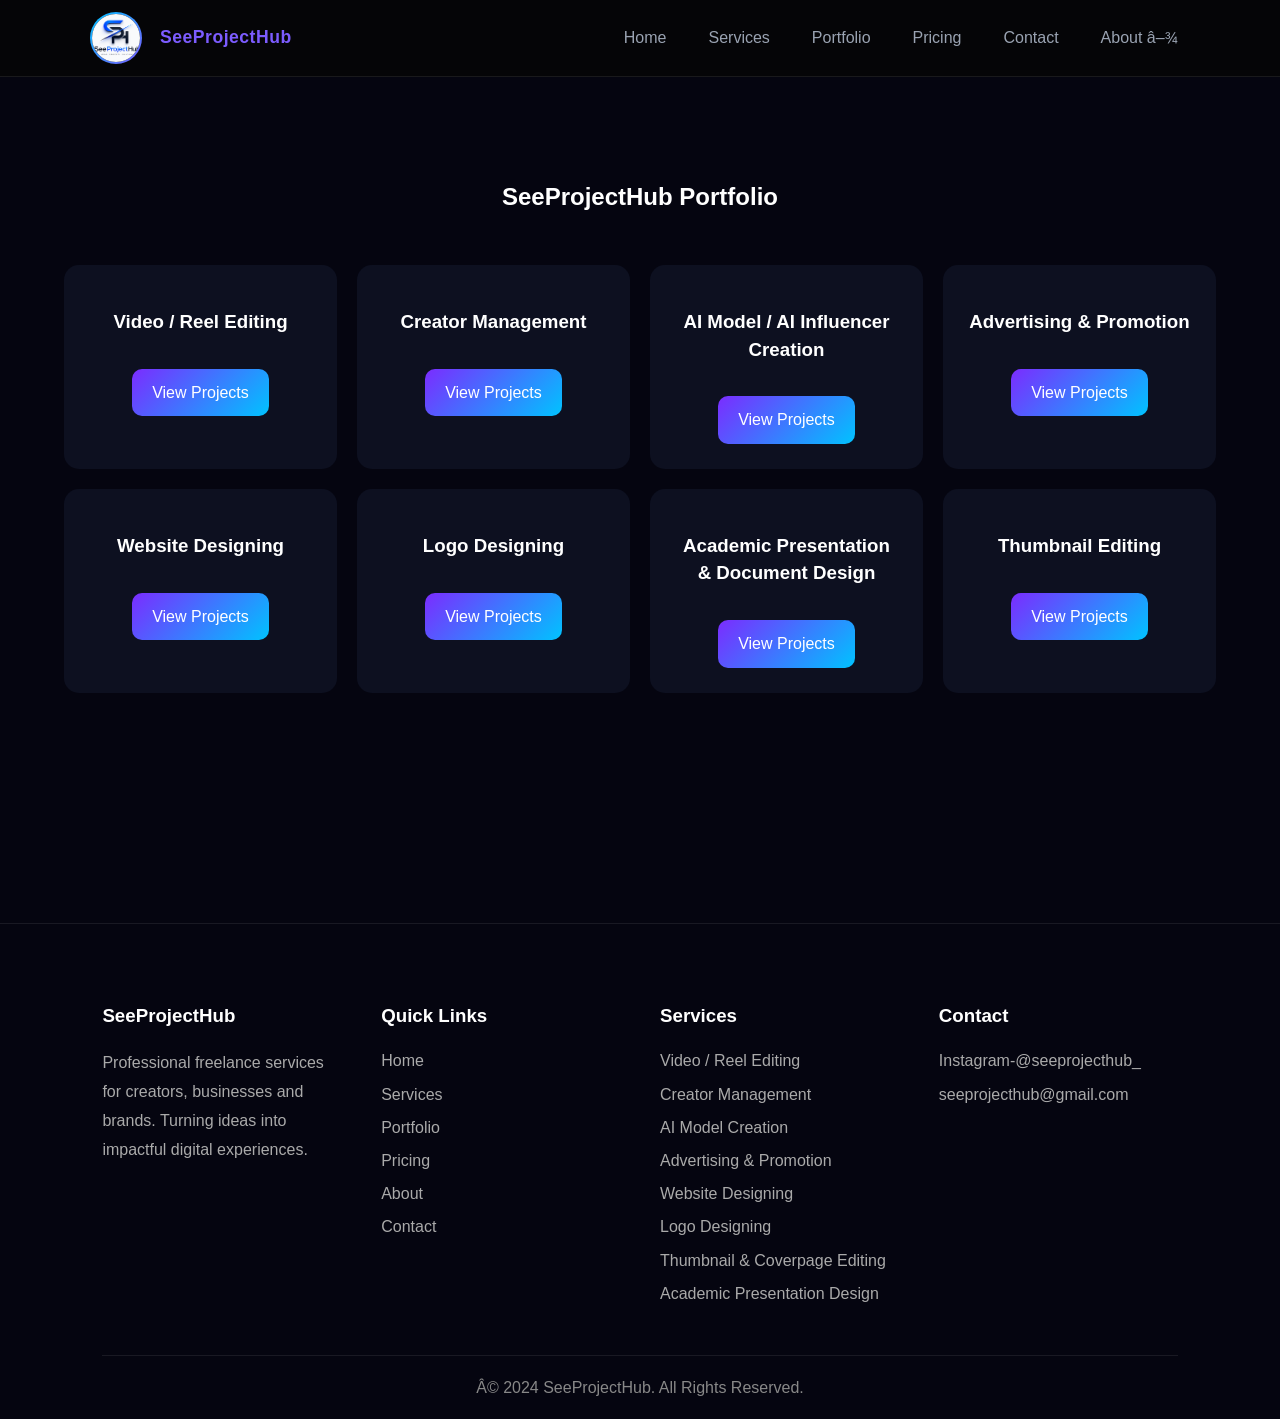
<file: portfolio/portfolio.html>
<!DOCTYPE html>
<html lang="en">
<head>

<!-- Main site wrapper -->
<header class="nav" id="top">
    <div class="container nav-inner">
    <a class="logo" href="../index.html">
        <img src="../animation/logo.png" alt="SeeProjectHub Logo" class="logo-img">
        <span class="logo-text">SeeProjectHub</span>
    </a>

    <!-- Desktop Menu -->
    <nav class="nav-links">
        <a href="../index.html#home">Home</a>
        <a href="../index.html#services">Services</a>
        <a href="portfolio.html">Portfolio</a>
        <a href="../pricing/pricing.html">Pricing</a>
        <a href="../index.html#contact">Contact</a>

        <div class="dropdown">
            <a href="#">About ▾</a>

            <div class="dropdown-content">
                <a href="../index.html#team">About Us</a>
                <a href="../privacy-policy/privacy.html">Privacy Policy</a>
            </div>
        </div>
    </nav>

    <!-- Mobile Button -->
    <button class="nav-toggle" aria-label="Open menu">☰</button>

    <!-- Mobile Menu -->
    <div class="mobile-dropdown">
        <a href="../index.html#home">Home</a>
        <a href="../index.html#services">Services</a>
        <a href="portfolio.html">Portfolio</a>
        <a href="../pricing/pricing.html">Pricing</a>
        <a href="../index.html#contact">Contact</a>
        <a href="../index.html#team">About Us</a>
        <a href="../privacy-policy/privacy.html">Privacy Policy</a>
    </div>

</div>


</header>

<!DOCTYPE html>
<html lang="en">

<head>
    <meta charset="UTF-8">
    <meta name="viewport" content="width=device-width, initial-scale=1.0">
    <title>SeeProjectHub Portfolio</title>

    <link rel="stylesheet" href="portfolio.css">
</head>

<body>

    <section class="portfolio-section">

        <h1>SeeProjectHub Portfolio</h1>
        <div class="services-grid">
            <div class="service-card">
                <h3>Video / Reel Editing</h3>

                <a href="../portfolio/Video Editing/Video.html" class="btn">
                    View Projects
                </a>
            </div>
            
            <div class="service-card">
                <h3>Creator Management</h3>

                <a href="../portfolio/ctm/ctm.html" class="btn">
                    View Projects
                </a>
            </div>
            <div class="service-card">
                <h3>AI Model / AI Influencer Creation</h3>
                <a href="../portfolio/AI Model Creation/Model.html" class="btn">
                    View Projects
                </a>
            </div>

            <div class="service-card">
                <h3>Advertising & Promotion</h3>

                <a href="../portfolio/Advertising/Advertising.html" class="btn">
                    View Projects
                </a>
            </div>
            
            <div class="service-card">
                <h3>Website Designing</h3>

                <a href="../portfolio/Website Design/Website.html" class="btn">
                    View Projects
                </a>
            </div>

            <div class="service-card">
                <h3>Logo Designing</h3>

                <a href="../portfolio/logo/logo-design.html" class="btn">
                    View Projects
                </a>
            </div>

            <div class="service-card">
                <h3>Academic Presentation & Document Design</h3>
                <a href="../portfolio/Academic Presentation & Document Design/Document.html" class="btn">
                    View Projects
                </a>
            </div>

            <div class="service-card">
                <h3>Thumbnail Editing</h3>
                <a href="../portfolio/Thumbnail  Editing/thumbnail.html" class="btn">
                    View Projects
                </a>
            </div>

        </div>

        <div id="projectContainer"></div>

    </section>
    <!-- FOOTER -->
    <footer class="footer">
		<div class="footer-container">
			<div class="footer-column">
				<h3>SeeProjectHub</h3>
                <p>
					Professional freelance services for creators,
					businesses and brands.
					Turning ideas into impactful digital experiences.
				</p>
            </div>
            <div class="footer-column">
                <h3>Quick Links</h3>
                <a href="../index.html#home">Home</a>
				<a href="../index.html#servicess">Services</a>
				<a href="portfolio.html">Portfolio</a>
				<a href="../pricing/pricing.html">Pricing</a>
				<a href="../index.html#team">About</a>
				<a href="../index.html#contact">Contact</a>
			</div>
		<div class="footer-column">
            <h3>Services</h3>
                <a href="../portfolio/Video Editing/Video.html">
		    		Video / Reel Editing
				</a>
				<a href="../portfolio/ctm/ctm.html">
					Creator Management
				</a>
				<a href="../portfolio/AI Model Creation/Model.html">
					AI Model Creation
				</a>
				<a href="../portfolio/Advertising/Advertising.html">
					Advertising & Promotion
				</a>
				<a href="../portfolio/Website Design/Website.html">
					Website Designing
				</a>
				<a href="../portfolio/logo/logo-design.html">
					Logo Designing
				</a>
				<a href="../portfolio/Thumbnail  Editing/thumbnail.html">
					Thumbnail & Coverpage Editing
				</a>
				<a href="../portfolio/Academic Presentation & Document Design/Document.html">
					Academic Presentation Design
				</a>
			</div>
            <div class="footer-column">
                <h3>Contact</h3>
                <a href="https://instagram.com/seeprojecthub_">
					Instagram-@seeprojecthub_
				</a>
				<a href="mailto:seeprojecthub@gmail.com">
		    		seeprojecthub@gmail.com
				</a>
			</div>
        </div>
        <div class="footer-bottom">
			© 2024 SeeProjectHub. All Rights Reserved.
		</div>
    </footer>

    <script src="portfolio.js"></script>
    
</body>
</html>
</file>
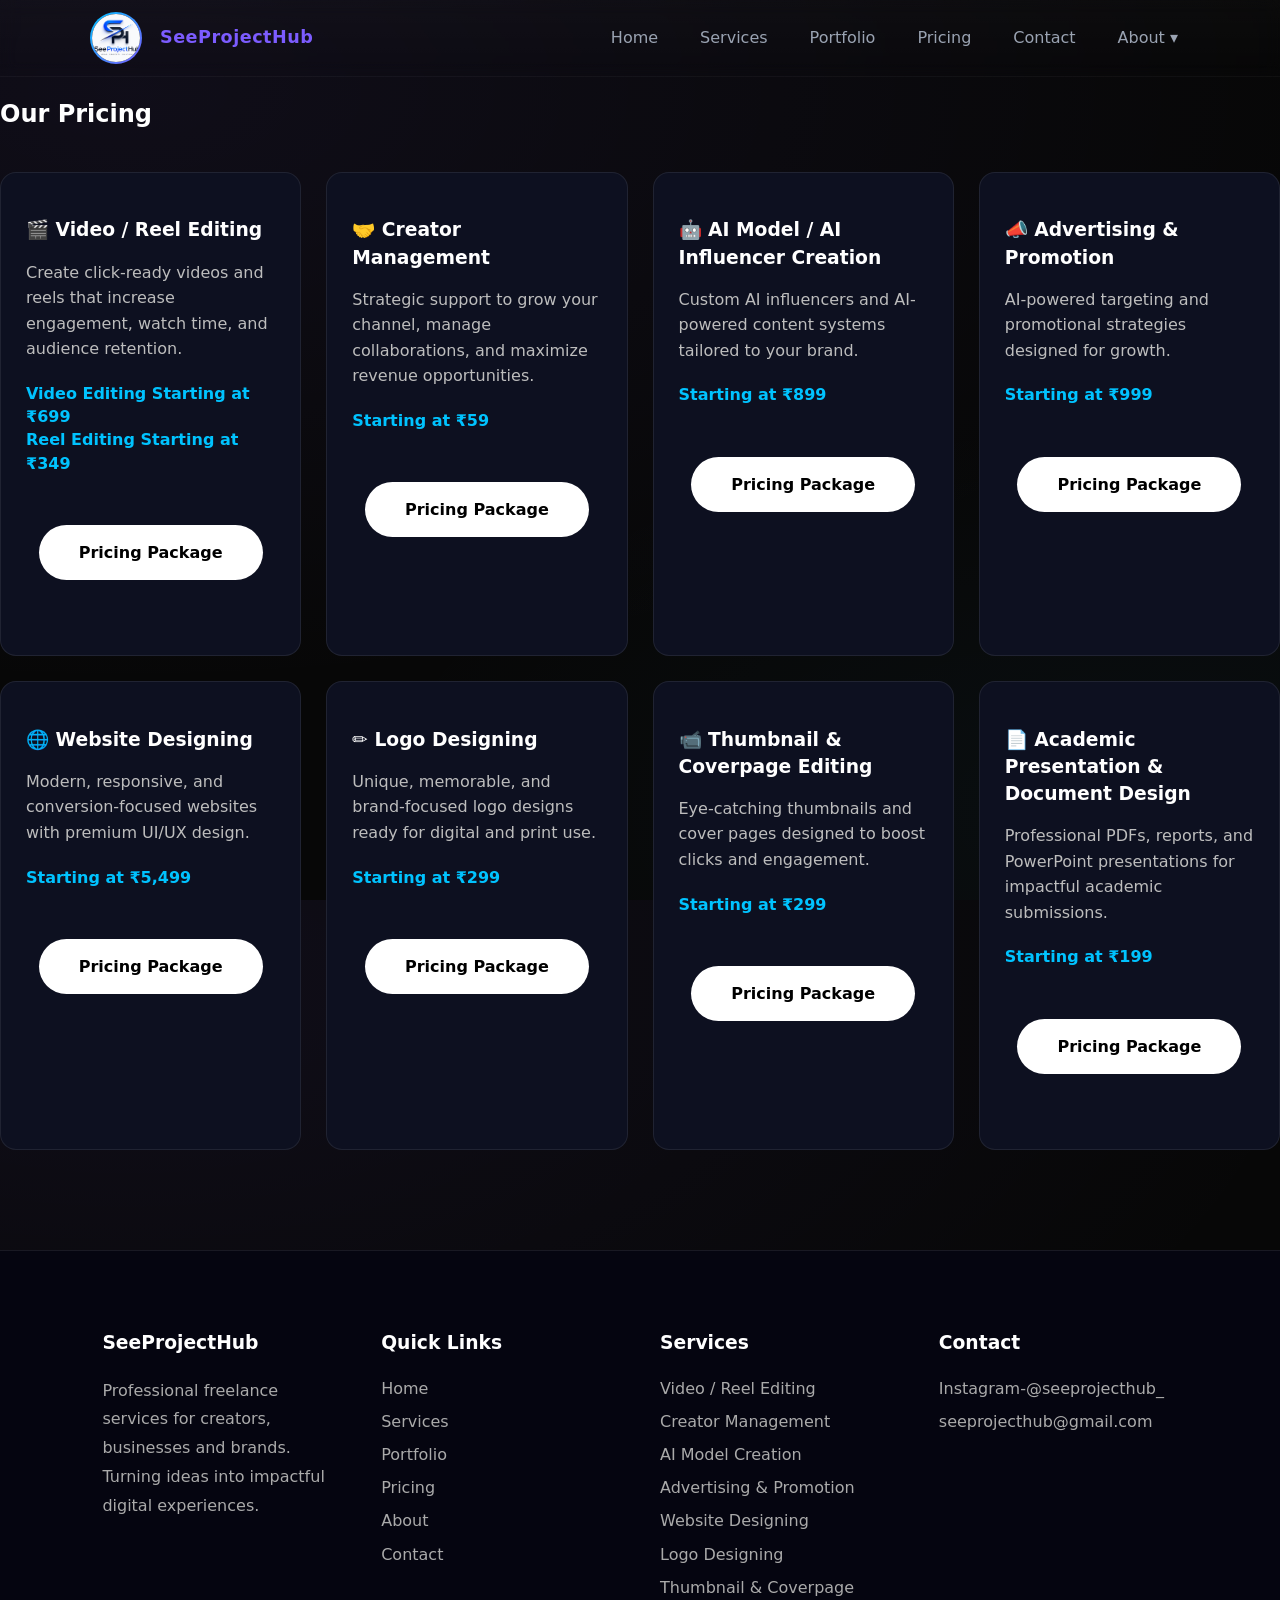
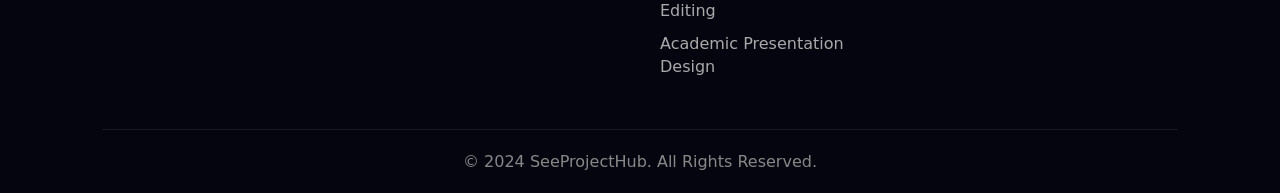
<file: pricing/pricing.html>
<!DOCTYPE html>
<html lang="en">

<head>
    <meta charset="UTF-8">
    <meta name="viewport" content="width=device-width, initial-scale=1.0">
    <title>Pricing - SeeProjectHub</title>

    <link rel="stylesheet" href="pricing.css">
</head>

<body>

        <header class="nav" id="top">

            <div class="container nav-inner">

                <a class="logo" href="../index.html">
                    <img src="../animation/logo.png" alt="SeeProjectHub Logo" class="logo-img">
                    <span class="logo-text">SeeProjectHub</span>
                </a>

                <nav class="nav-links">
                    <a href="../index.html#home">Home</a>
                    <a href="../index.html#services">Services</a>
                    <a href="../portfolio/portfolio.html">Portfolio</a>
                    <a href="pricing.html">Pricing</a>
                    <a href="../index.html#contact">Contact</a>

                    <div class="dropdown">
                        <a href="#">About ▾</a>

                        <div class="dropdown-content">
                            <a href="../index.html#team">About Us</a>
                            <a href="../privacy-policy/privacy.html">Privacy Policy</a>
                        </div>
                    </div>
                </nav>

                <button class="nav-toggle">☰</button>

                <div class="mobile-dropdown">
                    <a href="../index.html#home">Home</a>
                    <a href="../index.html#services">Services</a>
                    <a href="../portfolio/portfolio.html">Portfolio</a>
                    <a href="pricing.html">Pricing</a>
                    <a href="../index.html#contact">Contact</a>
                    <a href="../index.html#team">About Us</a>
                    <a href="../privacy-policy/privacy.html">Privacy Policy</a>
                </div>

            </div>

        </header>

<body>

    <section class="pricing-section">

        <h1>Our Pricing</h1>

        <div class="pricing-grid">

           <div class="pricing-card">
                <h3>🎬 Video / Reel Editing</h3>
                <p>Create click-ready videos and reels that increase engagement, watch time, and audience retention.</p>
                <h4>Video Editing Starting at ₹699 <br>Reel Editing Starting at ₹349</h4>
                <div class="portfolio-btn-wrapper">
                    <a href="../portfolio/Video Editing/Video.html#price" class="portfolio-btn">
                        Pricing Package
                    </a>
			    </div>
            </div>

            <div class="pricing-card">
                <h3>🤝 Creator Management</h3>
                <p>Strategic support to grow your channel, manage collaborations, and maximize revenue opportunities.</p>
                <h4>Starting at ₹59 </h4>
                <div class="portfolio-btn-wrapper">
                    <a href="/portfolio/ctm/ctm.htmlgit add pricing/pricing.html" class="portfolio-btn">
                        Pricing Package
                    </a>
			    </div>
            </div>

            <div class="pricing-card">
                <h3>🤖 AI Model / AI Influencer Creation</h3>
                <p>Custom AI influencers and AI-powered content systems tailored to your brand.</p>
                <h4>Starting at ₹899</h4>
                <div class="portfolio-btn-wrapper">
                    <a href="../portfolio/AI Model Creation/Model.html#price" class="portfolio-btn">
                        Pricing Package
                    </a>
			    </div>
            </div>

            <div class="pricing-card">
                <h3>📣 Advertising & Promotion</h3>
                <p>AI-powered targeting and promotional strategies designed for growth.</p>
                <h4>Starting at ₹999</h4>
                <div class="portfolio-btn-wrapper">
                    <a href="../portfolio/Advertising/Advertising.html#price" class="portfolio-btn">
                        Pricing Package
                    </a>
			    </div>
            </div>

            <div class="pricing-card">
                <h3>🌐 Website Designing</h3>
                <p>Modern, responsive, and conversion-focused websites with premium UI/UX design.</p>
                <h4>Starting at ₹5,499</h4>
                <div class="portfolio-btn-wrapper">
                    <a href="../portfolio/Website Design/Website.html#price" class="portfolio-btn">
                        Pricing Package
                    </a>
			    </div>
            </div>

            <div class="pricing-card">
                <h3>✏️ Logo Designing</h3>
                <p>Unique, memorable, and brand-focused logo designs ready for digital and print use.</p>
                <h4>Starting at ₹299</h4>
                <div class="portfolio-btn-wrapper">
                    <a href="../portfolio/logo/logo-design.html#price" class="portfolio-btn">
                        Pricing Package
                    </a>
			    </div>
            </div>

            <div class="pricing-card">
                <h3>📹 Thumbnail & Coverpage Editing</h3>
                <p>Eye-catching thumbnails and cover pages designed to boost clicks and engagement.</p>
                <h4>Starting at ₹299</h4>
                <div class="portfolio-btn-wrapper">
                    <a href="../portfolio/Thumbnail  Editing/thumbnail.html#price" class="portfolio-btn">
                        Pricing Package
                    </a>
			    </div>
            </div>

            <div class="pricing-card">
                <h3>📄 Academic Presentation & Document Design</h3>
                <p>Professional PDFs, reports, and PowerPoint presentations for impactful academic submissions.</p>
                <h4>Starting at ₹199</h4>
                <div class="portfolio-btn-wrapper">
                    <a href="../portfolio/Academic Presentation & Document Design/Document.html#price" class="portfolio-btn">
                        Pricing Package
                    </a>
			    </div>
            </div>

        </div>

    </section>
    <!-- FOOTER -->
    <footer class="footer">
		<div class="footer-container">
			<div class="footer-column">
				<h3>SeeProjectHub</h3>
                <p>
					Professional freelance services for creators,
					businesses and brands.
					Turning ideas into impactful digital experiences.
				</p>
            </div>
            <div class="footer-column">
                <h3>Quick Links</h3>
                <a href="../index.html#home">Home</a>
                <a href="../index.html#services">Services</a>
                <a href="../portfolio/portfolio.html">Portfolio</a>
                <a href="pricing.html">Pricing</a>
                <a href="../index.html#team">About</a>
                <a href="../index.html#contact">Contact</a>
			</div>
            <div class="footer-column">
                <h3>Services</h3>
                <a href="../portfolio/Video Editing/Video.html">
					Video / Reel Editing
				</a>
				<a href="../portfolio/ctm/ctm.html">
					Creator Management
				</a>
				<a href="../portfolio/AI Model Creation/Model.html">
					AI Model Creation
				</a>
				<a href="../portfolio/Advertising/Advertising.html">
					Advertising & Promotion
				</a>
				<a href="../portfolio/Website Design/Website.html">
					Website Designing
				</a>
				<a href="../portfolio/logo/logo-design.html">
					Logo Designing
				</a>
				<a href="../portfolio/Thumbnail  Editing/thumbnail.html">
					Thumbnail & Coverpage Editing
				</a>
				<a href="../portfolio/Academic Presentation & Document Design/Document.html">
					Academic Presentation Design
				</a>
			</div>
            <div class="footer-column">
                <h3>Contact</h3>
                <a href="https://instagram.com/seeprojecthub_">
					Instagram-@seeprojecthub_
				</a>
				<a href="mailto:seeprojecthub@gmail.com">
					seeprojecthub@gmail.com
				</a>
            </div>
        </div>
        <div class="footer-bottom">
			© 2024 SeeProjectHub. All Rights Reserved.
		</div>
    </footer>

    <script src="pricing.js"></script>

</body>

</html>
</file>
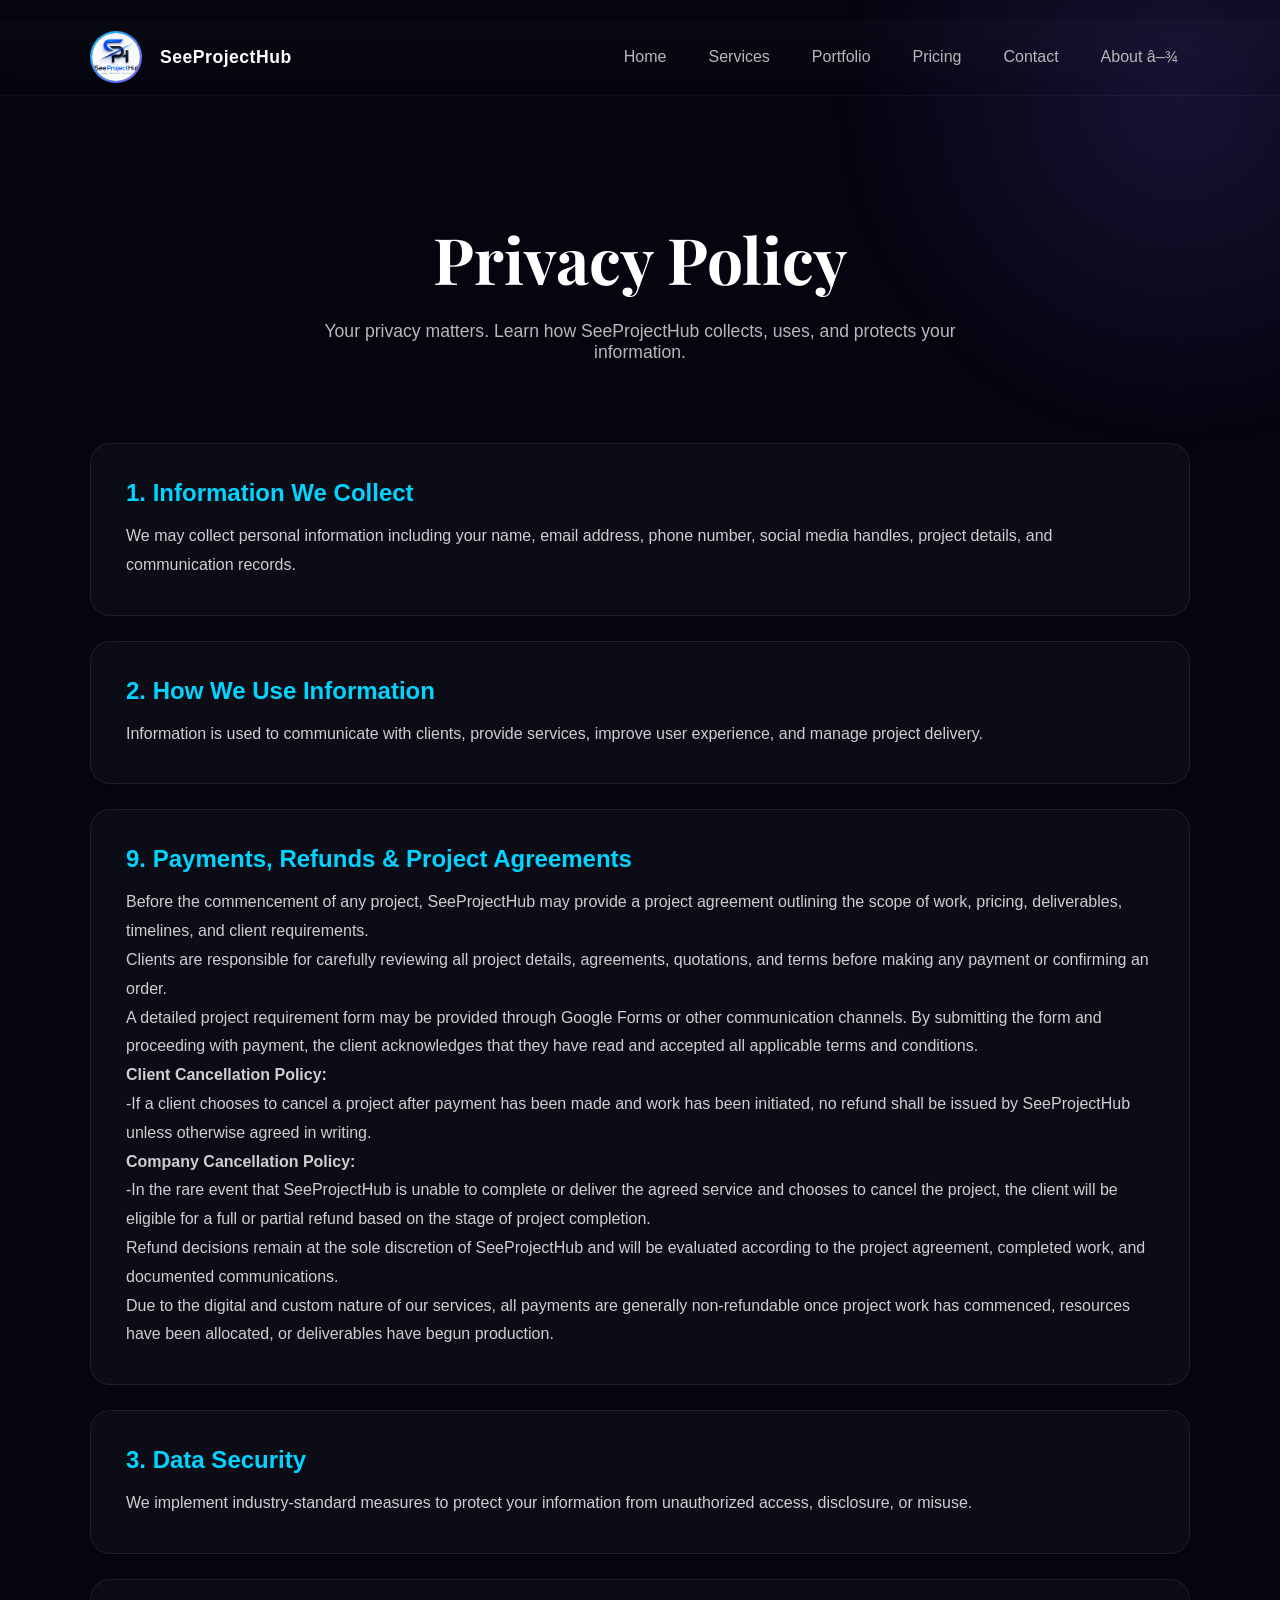
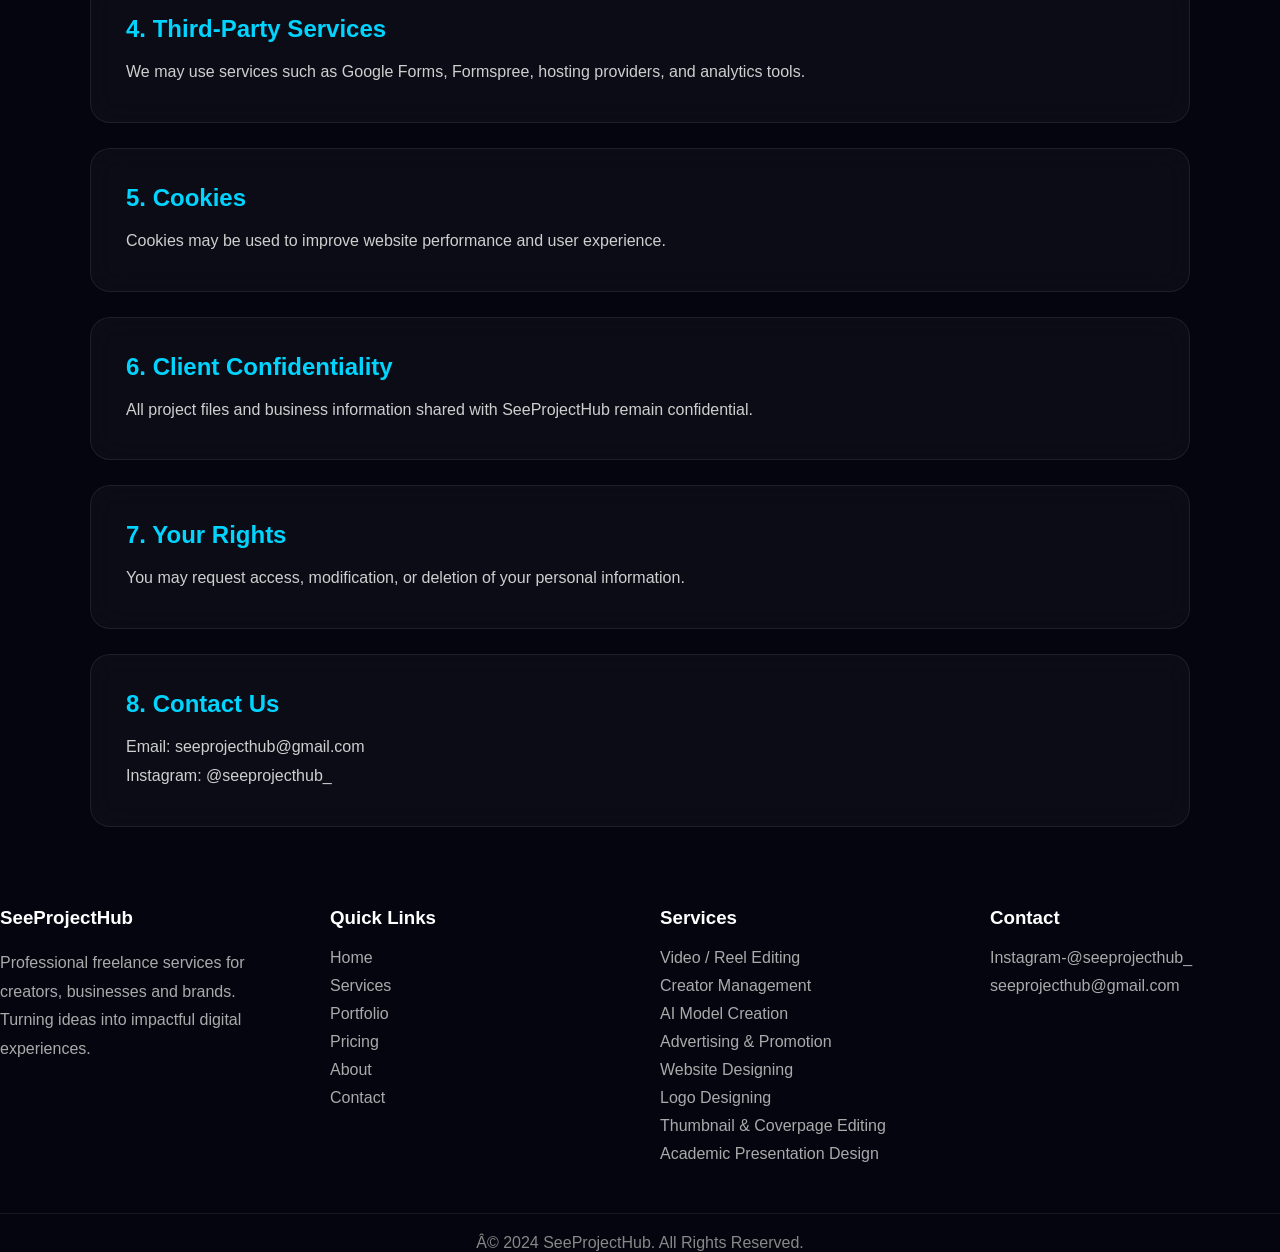
<file: privacy-policy/privacy.html>
<div id="websiteContent" class="website-hidden">
    <!-- EVERYTHING ON YOUR WEBSITE GOES INSIDE THIS DIV -->

    <header class="nav" id="top">
        ...
    </header>

    <!-- rest of website -->

</div>
<!DOCTYPE html>
<html lang="en">
<head>
<header class="nav" id="top">
    <div class="container nav-inner">

        <a class="logo" href="../index.html">
            <img src="../animation/logo.png" alt="SeeProjectHub Logo" class="logo-img">
            <span class="logo-text">SeeProjectHub</span>
        </a>

        <!-- Desktop Menu -->
        <nav class="nav-links">
            <a href="../index.html#home">Home</a>
            <a href="../index.html#services">Services</a>
            <a href="../portfolio/portfolio.html">Portfolio</a>
            <a href="../pricing/pricing.html">Pricing</a>
            <a href="../index.html#contact">Contact</a>
            <div class="dropdown">
                <a href="#">About ▾</a>
                <div class="dropdown-content">
                    <a href="../index.html#team">About Us</a>
                    <a href="privacy.html">Privacy Policy</a>
                </div>
            </div>
        </nav>

        <!-- Mobile Button -->
        <button class="nav-toggle" aria-label="Open menu">☰</button>

        <!-- Mobile Menu -->
        <div class="mobile-dropdown">
            <a href="../index.html#home">Home</a>
            <a href="../index.html#services">Services</a>
            <a href="../portfolio/portfolio.html">Portfolio</a>
            <a href="../pricing/pricing.html">Pricing</a>
            <a href="../index.html#contact">Contact</a>
            <a href="../index.html#team">About Us</a>
            <a href="privacy.html">Privacy Policy</a>
        </div>

    </div>
</header>
<meta charset="UTF-8">
<meta name="viewport" content="width=device-width, initial-scale=1.0">

<title>Privacy Policy | SeeProjectHub</title>

<link rel="stylesheet" href="privacy.css">

<link href="https://fonts.googleapis.com/css2?family=Playfair+Display:wght@700&display=swap" rel="stylesheet">
</head>

<body>

<div class="bg-glow"></div>

<header class="hero">
    <div class="container">
        <h1 class="fade-up">Privacy Policy</h1>
        <p class="fade-up delay">
            Your privacy matters. Learn how SeeProjectHub collects,
            uses, and protects your information.
        </p>
    </div>
</header>

<section class="privacy-content container">

    <div class="policy-card animate">
        <h2>1. Information We Collect</h2>
        <p>
            We may collect personal information including your name,
            email address, phone number, social media handles,
            project details, and communication records.
        </p>
    </div>

    <div class="policy-card animate">
        <h2>2. How We Use Information</h2>
        <p>
            Information is used to communicate with clients,
            provide services, improve user experience,
            and manage project delivery.
        </p>
    </div>

    <div class="policy-card animate">
    <h2>9. Payments, Refunds & Project Agreements</h2>

    <p>
        Before the commencement of any project, SeeProjectHub may provide
        a project agreement outlining the scope of work, pricing,
        deliverables, timelines, and client requirements.
    </p>

    <p>
        Clients are responsible for carefully reviewing all project
        details, agreements, quotations, and terms before making any
        payment or confirming an order.
    </p>

    <p>
        A detailed project requirement form may be provided through
        Google Forms or other communication channels. By submitting the
        form and proceeding with payment, the client acknowledges that
        they have read and accepted all applicable terms and conditions.
    </p>

    <p>
        <strong>Client Cancellation Policy:</strong><br>
        -If a client chooses to cancel a project after payment has been
        made and work has been initiated, no refund shall be issued by
        SeeProjectHub unless otherwise agreed in writing.
    </p>

    <p>
        <strong>Company Cancellation Policy:</strong><br>
        -In the rare event that SeeProjectHub is unable to complete or
        deliver the agreed service and chooses to cancel the project,
        the client will be eligible for a full or partial refund based
        on the stage of project completion.
    </p>

    <p>
        Refund decisions remain at the sole discretion of SeeProjectHub
        and will be evaluated according to the project agreement,
        completed work, and documented communications.
    </p>

    <p>
    Due to the digital and custom nature of our services,
    all payments are generally non-refundable once project
    work has commenced, resources have been allocated,
    or deliverables have begun production.
    </p>
</div>


    <div class="policy-card animate">
        <h2>3. Data Security</h2>
        <p>
            We implement industry-standard measures to
            protect your information from unauthorized access,
            disclosure, or misuse.
        </p>
    </div>

    <div class="policy-card animate">
        <h2>4. Third-Party Services</h2>
        <p>
            We may use services such as Google Forms,
            Formspree, hosting providers, and analytics tools.
        </p>
    </div>

    <div class="policy-card animate">
        <h2>5. Cookies</h2>
        <p>
            Cookies may be used to improve website performance
            and user experience.
        </p>
    </div>

    <div class="policy-card animate">
        <h2>6. Client Confidentiality</h2>
        <p>
            All project files and business information shared
            with SeeProjectHub remain confidential.
        </p>
    </div>

    <div class="policy-card animate">
        <h2>7. Your Rights</h2>
        <p>
            You may request access, modification, or deletion
            of your personal information.
        </p>
    </div>

    <div class="policy-card animate">
        <h2>8. Contact Us</h2>
        <p>
            Email: seeprojecthub@gmail.com
            <br>
            Instagram: @seeprojecthub_
        </p>
    </div>

</section>

<!-- FOOTER -->
		<footer class="footer">
			<div class="footer-container">
				<div class="footer-column">
					<h3>SeeProjectHub</h3>
					<p>
						Professional freelance services for creators,
						businesses and brands.
						Turning ideas into impactful digital experiences.
					</p>
				</div>
				<div class="footer-column">
					<h3>Quick Links</h3>
					<a href="#home">Home</a>
					<a href="#services">Services</a>
					<a href="portfolio/portfolio.html">Portfolio</a>
					<a href="pricing/pricing.html">Pricing</a>
					<a href="../index.html#team">About</a>
					<a href="#contact">Contact</a>
				</div>
            <div class="footer-column">
                <h3>Services</h3>
                <a href="../portfolio/Video Editing/Video.html">
					Video / Reel Editing
				</a>
				<a href="../portfolio/ctm/ctm.html">
					Creator Management
				</a>
				<a href="../portfolio/AI Model Creation/Model.html">
					AI Model Creation
				</a>
				<a href="../portfolio/Advertising/Advertising.html">
					Advertising & Promotion
				</a>
				<a href="../portfolio/Website Design/Website.html">
					Website Designing
				</a>
				<a href="../portfolio/logo/logo-design.html">
					Logo Designing
				</a>
				<a href="../portfolio/Thumbnail  Editing/thumbnail.html">
					Thumbnail & Coverpage Editing
				</a>
				<a href="../portfolio/Academic Presentation & Document Design/Document.html">
					Academic Presentation Design
				</a>
			</div>
            <div class="footer-column">
                <h3>Contact</h3>
                <a href="https://instagram.com/seeprojecthub_">
					Instagram-@seeprojecthub_
				</a>
				<a href="mailto:seeprojecthub@gmail.com">
					seeprojecthub@gmail.com
				</a>
				</div>
			</div>
			<div class="footer-bottom">
				© 2024 SeeProjectHub. All Rights Reserved.
			</div>
		</footer>

<script src="privacy.js"></script>

</body>
</html>
</file>
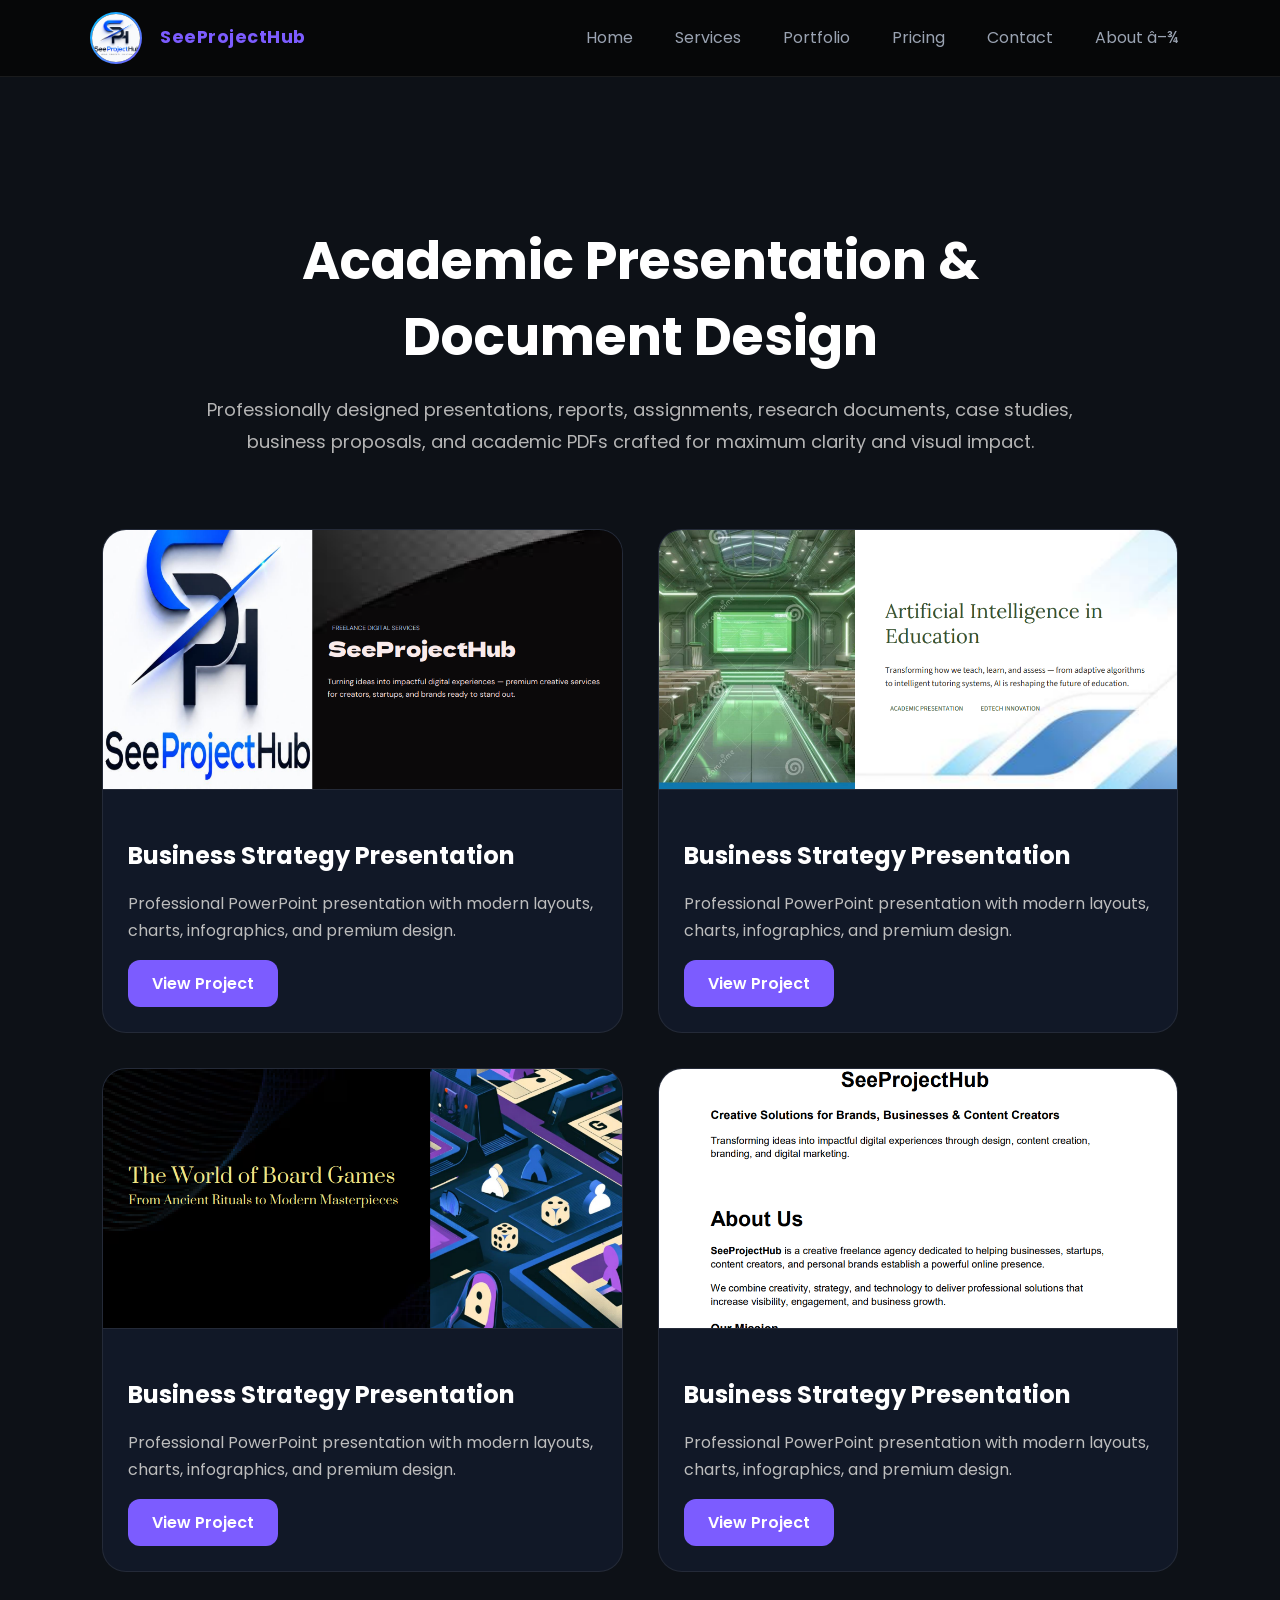
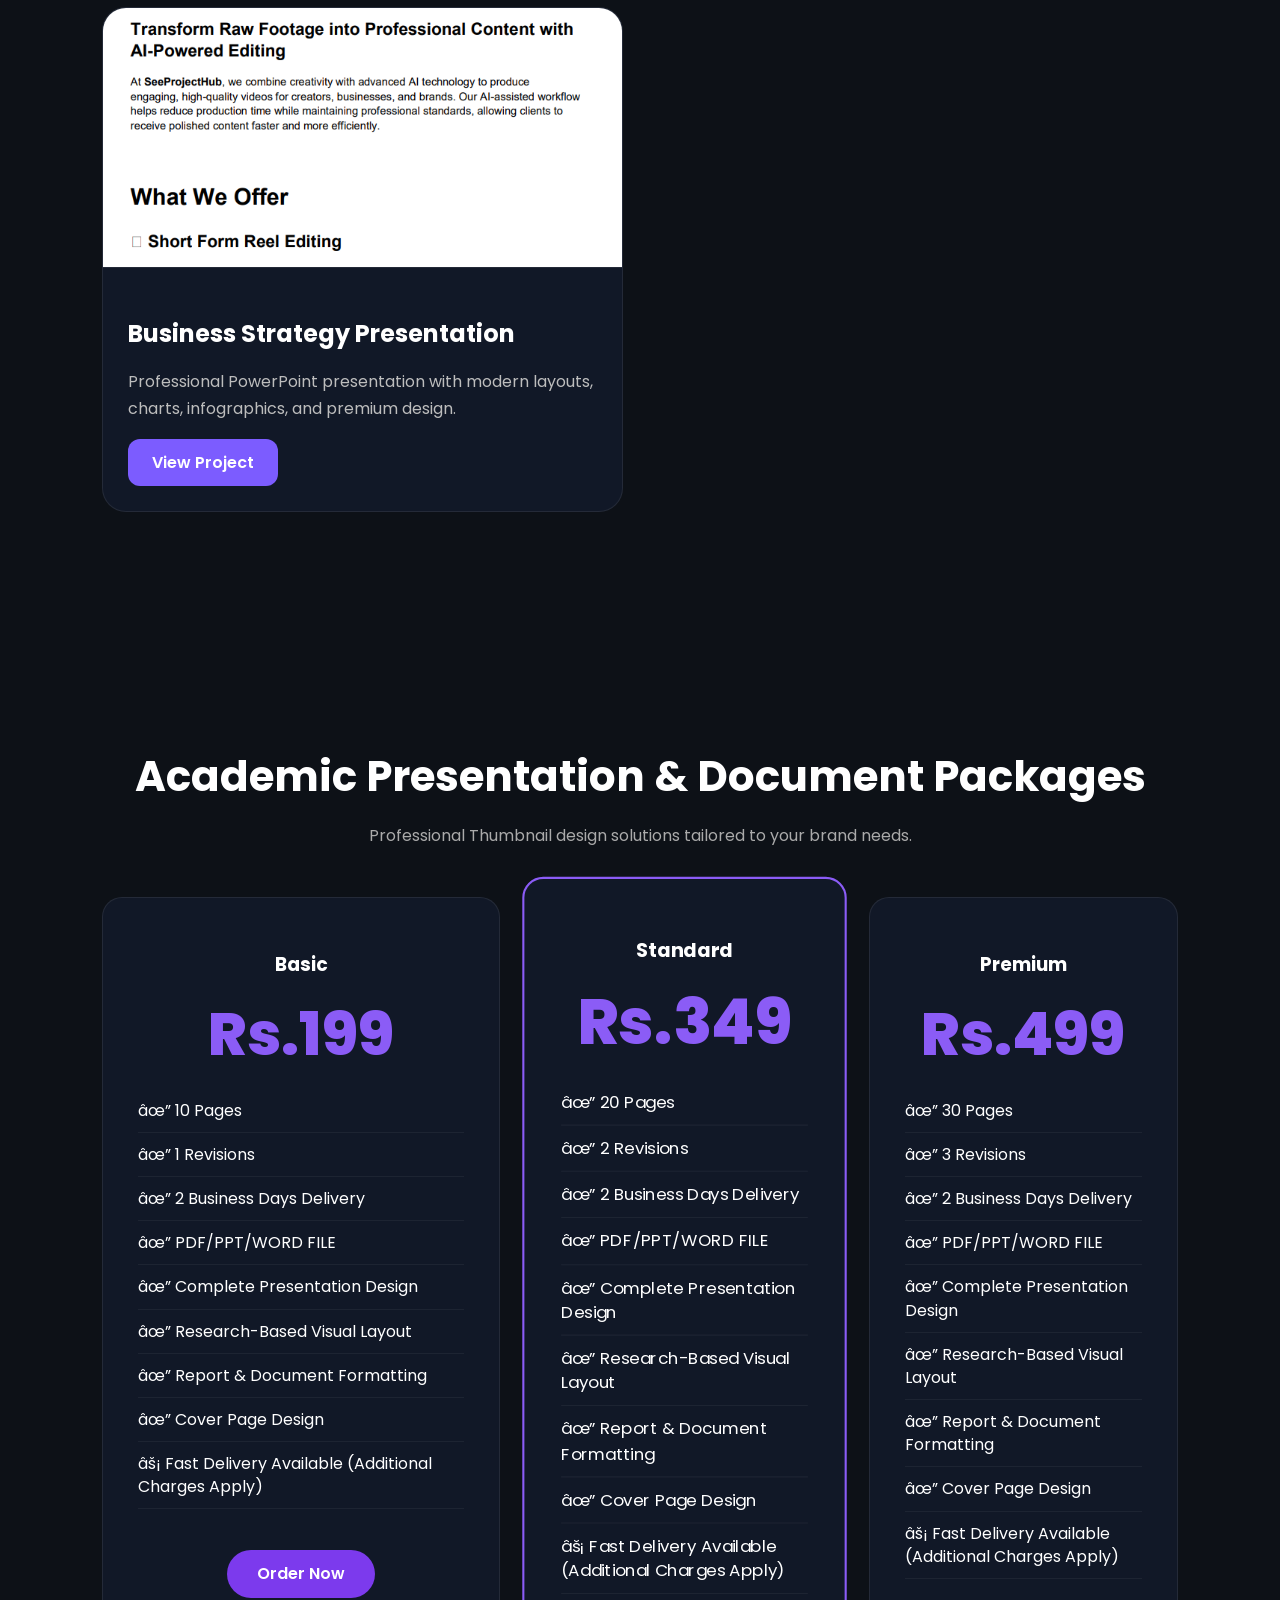
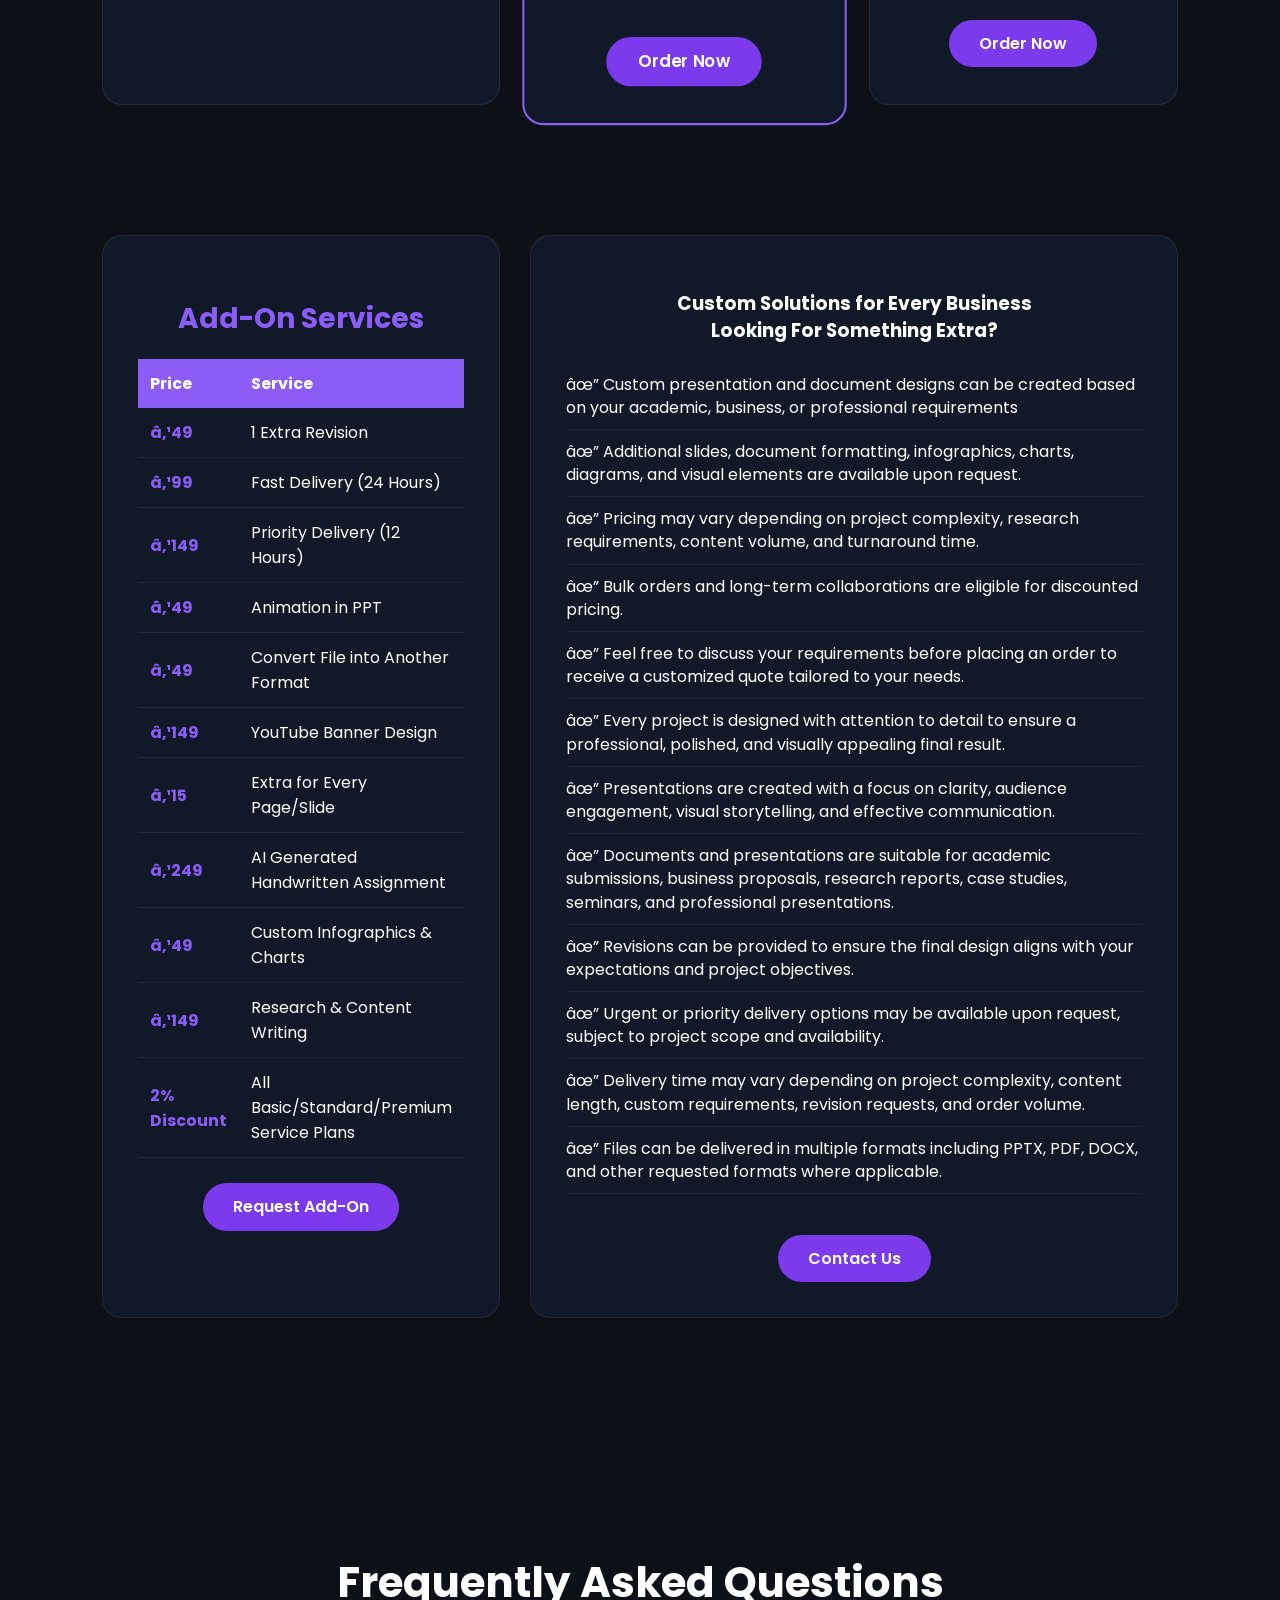
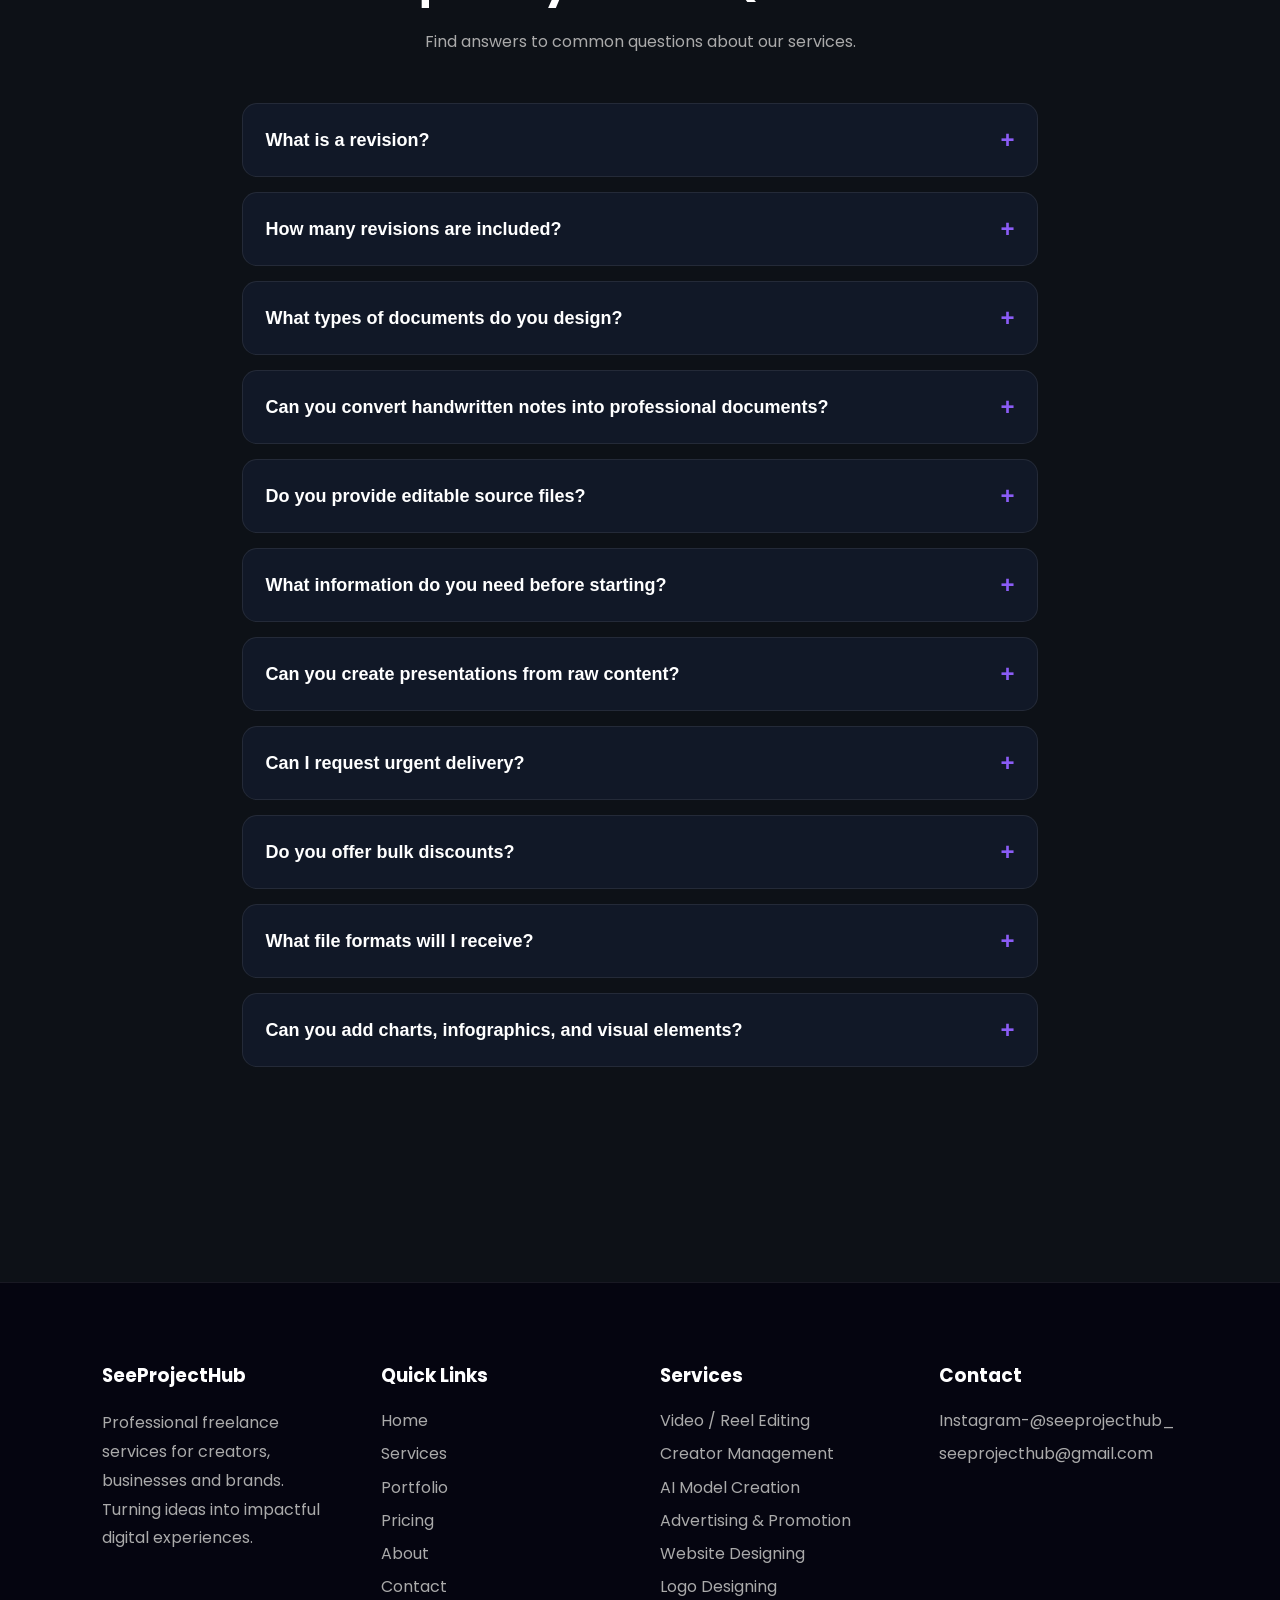
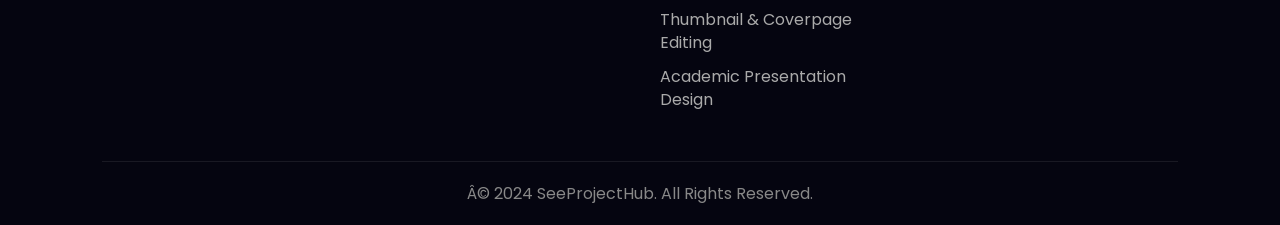
<file: portfolio/Academic Presentation & Document Design/Document.html>
<!-- header -->
		<header class="nav" id="top">
			<div class="container nav-inner">
			<a class="logo" href="#top">
    <img src="../../animation/logo.png" alt="SeeProjectHub Logo" class="logo-img">
    <span class="logo-text">SeeProjectHub</span>
</a>
						<nav class="nav-links">
							<!-- Home button to jump back to the hero section -->
							<a href="../../index.html#home">Home</a>
							<a href="../../index.html#servicess">Services</a>
							<a href="../portfolio.html">Portfolio</a>
							<a href="../../pricing/pricing.html">Pricing</a>
							<a href="../../index.html#contact">Contact</a>
							<div class="dropdown">
    <a href="#">About ▾</a>

    <div class="dropdown-content">
        <a href="../../index.html#team">About Us</a>
        <a href="../../privacy-policy/privacy.html">Privacy Policy</a>
						</nav>
				<!-- Mobile Button -->
                <button class="nav-toggle">☰</button>

                <!-- Mobile Dropdown -->
                <div class="mobile-dropdown">
					<a href="../../index.html#home">Home</a>
					<a href="../../index.html#servicess">Services</a>
					<a href="../portfolio.html">Portfolio</a>
					<a href="../../pricing/pricing.html">Pricing</a>
					<a href="../../index.html#contact">Contact</a>
					<a href="../../index.html#team">About Us</a>
					<a href="../../privacy-policy/privacy.html">Privacy Policy</a>
				</div>
                    </div>
                </header>

<!-- body -->
<!DOCTYPE html>
<html lang="en">
<head>
<meta charset="UTF-8">
<meta name="viewport" content="width=device-width, initial-scale=1.0">

<title>Academic Presentation & Document Design</title>

<link rel="stylesheet" href="../Academic Presentation & Document Design/Document.css">

<link rel="preconnect" href="https://fonts.googleapis.com">
<link href="https://fonts.googleapis.com/css2?family=Poppins:wght@300;400;500;600;700&display=swap" rel="stylesheet">
</head>

<body>
<section class="portfolio-section">

    <div class="section-header">
        <h1>Academic Presentation & Document Design</h1>
        <p>
            Professionally designed presentations, reports, assignments,
            research documents, case studies, business proposals,
            and academic PDFs crafted for maximum clarity and visual impact.
        </p>
    </div>

    <div class="portfolio-grid">

        <!-- 1 Project -->
        <div class="portfolio-card">
            <div class="file-preview">
                <img src="../../animation/Academic Presentation & Document Design/seeprojecthub.png" alt="Business Presentation Preview">
            </div>

            <div class="card-content">
                <h3>Business Strategy Presentation</h3>

                <p>
                    Professional PowerPoint presentation with modern layouts,
                    charts, infographics, and premium design.
                </p>

                <div class="card-buttons">
                    <a href="../../animation/Academic Presentation & Document Design/SeeProjectHub.pdf" target="_blank" class="btn-view">
                        View Project
                    </a>
                </div>
            </div>

        </div>
        
        <!-- 2 Project -->
        <div class="portfolio-card">
            <div class="file-preview">
                <img src="../../animation/Academic Presentation & Document Design/Ai.png" alt="Business Presentation Preview">
            </div>

            <div class="card-content">
                <h3>Business Strategy Presentation</h3>

                <p>
                    Professional PowerPoint presentation with modern layouts,
                    charts, infographics, and premium design.
                </p>

                <div class="card-buttons">
                    <a href="../../animation/Academic Presentation & Document Design/Artificial-Intelligence-in-Education.pdf" target="_blank" class="btn-view">
                        View Project
                    </a>
                </div>
            </div>

        </div>
        
        <!-- 3 Project -->
        <div class="portfolio-card">
            <div class="file-preview">
                <img src="../../animation/Academic Presentation & Document Design/games.png" alt="Business Presentation Preview">
            </div>

            <div class="card-content">
                <h3>Business Strategy Presentation</h3>

                <p>
                    Professional PowerPoint presentation with modern layouts,
                    charts, infographics, and premium design.
                </p>

                <div class="card-buttons">
                    <a href="../../animation/Academic Presentation & Document Design/The-World-of-Board-Games.pdf" target="_blank" class="btn-view">
                        View Project
                    </a>
                </div>
            </div>

        </div>

        <!-- 4 Project -->
        <div class="portfolio-card">
            <div class="file-preview">
                <img src="../../animation/Academic Presentation & Document Design/seeprojectabout.png" alt="Business Presentation Preview">
            </div>

            <div class="card-content">
                <h3>Business Strategy Presentation</h3>

                <p>
                    Professional PowerPoint presentation with modern layouts,
                    charts, infographics, and premium design.
                </p>

                <div class="card-buttons">
                    <a href="../../animation/Academic Presentation & Document Design/Untitled document (1).pdf" target="_blank" class="btn-view">
                        View Project
                    </a>
                </div>
            </div>

        </div>

        <!-- 5 Project -->
        <div class="portfolio-card">
            <div class="file-preview">
                <img src="../../animation/Academic Presentation & Document Design/aipd.png" alt="Business Presentation Preview">
            </div>

            <div class="card-content">
                <h3>Business Strategy Presentation</h3>

                <p>
                    Professional PowerPoint presentation with modern layouts,
                    charts, infographics, and premium design.
                </p>

                <div class="card-buttons">
                    <a href="../../animation/Academic Presentation & Document Design/Untitled document.pdf" target="_blank" class="btn-view">
                        View Project
                    </a>
                </div>
            </div>

        </div>
    </div>
</section>
<!-- pricing -->
<section class="pricing-section" id="price">
    <h2>Academic Presentation & Document Packages</h2>
    <p class="pricing-subtitle">
        Professional Thumbnail design solutions tailored to your brand needs.
    </p>

    <div class="pricing-table">
        <div class="price-card">
    
    <!--Basic-->    
    <h3>Basic</h3>
    <div class="price">Rs.199</div>
    <ul>
        <li>✔ 10 Pages</li>
        <li>✔ 1 Revisions</li>
        <li>✔ 2 Business Days Delivery</li>
        <li>✔ PDF/PPT/WORD FILE</li>
        <li>✔ Complete Presentation Design</li>
        <li>✔ Research-Based Visual Layout</li>
        <li>✔ Report & Document Formatting</li>
        <li>✔ Cover Page Design</li>
        <li>⚡ Fast Delivery Available (Additional Charges Apply)</li>
    </ul>
    <a href="../../index.html#contact" class="hire-btn">
        Order Now
    </a>
</div>
<!--Standard--> 
<div class="price-card featured">
    <h3>Standard</h3>
    <div class="price">Rs.349</div>
    <ul>
        <li>✔ 20 Pages</li>
        <li>✔ 2 Revisions</li>
        <li>✔ 2 Business Days Delivery</li>
        <li>✔ PDF/PPT/WORD FILE</li>
        <li>✔ Complete Presentation Design</li>
        <li>✔ Research-Based Visual Layout</li>
        <li>✔ Report & Document Formatting</li>
        <li>✔ Cover Page Design</li>
        <li>⚡ Fast Delivery Available (Additional Charges Apply)</li>
    </ul>

    <a href="../../index.html#contact" class="hire-btn">
        Order Now
    </a>
</div>

<!--Premium--> 
<div class="price-card">
    <h3>Premium</h3>
    <div class="price">Rs.499</div>
    <ul>
        <li>✔ 30 Pages</li>
        <li>✔ 3 Revisions</li>
        <li>✔ 2 Business Days Delivery</li>
        <li>✔ PDF/PPT/WORD FILE</li>
        <li>✔ Complete Presentation Design</li>
        <li>✔ Research-Based Visual Layout</li>
        <li>✔ Report & Document Formatting</li>
        <li>✔ Cover Page Design</li>
        <li>⚡ Fast Delivery Available (Additional Charges Apply)</li>
    </ul>

    <a href="../../index.html#contact" class="hire-btn">
        Order Now
    </a>
</div>

<br>
<br>
<br>
<!--add -->
<div class="price-card addon-card">
    <h3>Add-On Services</h3>

    <table class="addon-table">

        <tr>
            <th>Price</th>
            <th>Service</th>
        </tr>
        <tr>
            <td>₹49</td>
            <td>1 Extra Revision</td>
        </tr>
        <tr>
            <td>₹99</td>
            <td>Fast Delivery (24 Hours)</td>
        </tr>

        <tr>
            <td>₹149</td>
            <td>Priority Delivery (12 Hours)</td>
        </tr>
        <tr>
            <td>₹49</td>
            <td>Animation in PPT</td>
        </tr>
        <tr>
            <td>₹49</td>
            <td>Convert File into Another Format</td>
        </tr>
        <tr>
            <td>₹149</td>
            <td>YouTube Banner Design</td>
        </tr>
        <tr>
            <td>₹15</td>
            <td>Extra for Every Page/Slide</td>
        </tr>
        <tr>
            <td>₹249</td>
            <td>AI Generated Handwritten Assignment</td>
        </tr>
        <tr>
            <td>₹49</td>
            <td>Custom Infographics & Charts</td>
        </tr>
        <tr>
            <td>₹149</td>
            <td>Research & Content Writing</td>
        </tr>
        <tr>
            <td>2% Discount</td>
            <td>All Basic/Standard/Premium Service Plans</td>
        </tr>
    </table>
    <a href="../../index.html#contact" class="hire-btn">
        Request Add-On
    </a>
</div>
        <!-- details -->
        <div class="price-card custom-card">
            <h3>
                Custom Solutions for Every Business<br>
                Looking For Something Extra?
            </h3>

            <ul>
                <li>✔ Custom presentation and document designs can be created based on your academic, business, or professional requirements</li>
                <li>✔ Additional slides, document formatting, infographics, charts, diagrams, and visual elements are available upon request.</li>
                <li>✔ Pricing may vary depending on project complexity, research requirements, content volume, and turnaround time.</li>
                <li>✔ Bulk orders and long-term collaborations are eligible for discounted pricing.</li>
                <li>✔ Feel free to discuss your requirements before placing an order to receive a customized quote tailored to your needs.</li>
                <li>✔ Every project is designed with attention to detail to ensure a professional, polished, and visually appealing final result.</li>
                <li>✔ Presentations are created with a focus on clarity, audience engagement, visual storytelling, and effective communication.</li>
                <li>✔ Documents and presentations are suitable for academic submissions, business proposals, research reports, case studies, seminars, and professional presentations.</li>
                <li>✔ Revisions can be provided to ensure the final design aligns with your expectations and project objectives.</li>
                <li>✔ Urgent or priority delivery options may be available upon request, subject to project scope and availability.</li>
                <li>✔ Delivery time may vary depending on project complexity, content length, custom requirements, revision requests, and order volume.</li>
                <li>✔ Files can be delivered in multiple formats including PPTX, PDF, DOCX, and other requested formats where applicable.</li>
            </ul>

            <a href="../../index.html#contact" class="hire-btn">
                Contact Us
            </a>
        </div>

    </div>
</section>
<!--FAQS-->

<section class="faq-section">
    <h2>Frequently Asked Questions</h2>
    <p class="faq-subtitle">Find answers to common questions about our services.</p>

    <div class="faq-container">

    <div class="faq-item">
        <button class="faq-question">
            What is a revision?
            <span>+</span>
        </button>
        <div class="faq-answer">
            <p>
                A revision is a request to make changes to your presentation,
                document, PDF, or report after the first version is delivered.
                Revisions may include design adjustments, formatting changes,
                layout improvements, content placement, or visual enhancements.
            </p>
        </div>
    </div>

    <div class="faq-item">
        <button class="faq-question">
            How many revisions are included?
            <span>+</span>
        </button>
        <div class="faq-answer">
            <p>
                The number of revisions depends on the package you choose.
                Additional revisions may be available upon request.
            </p>
        </div>
    </div>

    <div class="faq-item">
        <button class="faq-question">
            What types of documents do you design?
            <span>+</span>
        </button>
        <div class="faq-answer">
            <p>
                We design PowerPoint presentations, academic assignments,
                research reports, case studies, project reports, business
                proposals, PDFs, resumes, portfolios, and other professional documents.
            </p>
        </div>
    </div>
    <div class="faq-item">
        <button class="faq-question">
            Can you convert handwritten notes into professional documents?
            <span>+</span>
        </button>

        <div class="faq-answer">
            <p>
                Yes. Handwritten notes, rough drafts, scanned pages, images,
                and written content can be converted into professionally
                formatted documents, presentations, PDFs, and reports.
                AI-assisted tools may be used to improve accuracy, formatting,
                readability, and overall presentation quality.
            </p>
        </div>
    </div>

    <div class="faq-item">
        <button class="faq-question">
            Do you provide editable source files?
            <span>+</span>
        </button>
        <div class="faq-answer">
            <p>
                Yes. Editable PPTX, DOCX, or other source files can be
                provided depending on the selected package or project requirements.
            </p>
        </div>
    </div>

    <div class="faq-item">
        <button class="faq-question">
            What information do you need before starting?
            <span>+</span>
        </button>
        <div class="faq-answer">
            <p>
                Please provide your content, project requirements,
                preferred design style, branding guidelines (if any),
                and any reference examples you would like us to follow.
            </p>
        </div>
    </div>

    <div class="faq-item">
        <button class="faq-question">
            Can you create presentations from raw content?
            <span>+</span>
        </button>
        <div class="faq-answer">
            <p>
                Yes. We can organize and design your content into a professional,
                visually appealing presentation or document that is easy to read
                and engaging for your audience.
            </p>
        </div>
    </div>

    <div class="faq-item">
        <button class="faq-question">
            Can I request urgent delivery?
            <span>+</span>
        </button>
        <div class="faq-answer">
            <p>
                Yes. Priority and fast-delivery options may be available
                depending on project complexity and current workload.
            </p>
        </div>
    </div>

    <div class="faq-item">
        <button class="faq-question">
            Do you offer bulk discounts?
            <span>+</span>
        </button>
        <div class="faq-answer">
            <p>
                Yes. Bulk orders and long-term collaborations are eligible
                for discounted pricing.
            </p>
        </div>
    </div>

    <div class="faq-item">
        <button class="faq-question">
            What file formats will I receive?
            <span>+</span>
        </button>
        <div class="faq-answer">
            <p>
                Final files can be delivered in PPTX, PDF, DOCX, and other
                requested formats depending on the project requirements.
            </p>
        </div>
    </div>

    <div class="faq-item">
        <button class="faq-question">
            Can you add charts, infographics, and visual elements?
            <span>+</span>
        </button>
        <div class="faq-answer">
            <p>
                Yes. Charts, graphs, timelines, diagrams, infographics,
                icons, and other visual elements can be included to improve
                clarity and presentation quality.
            </p>
        </div>
    </div>

</div>
</section>

		<!-- FOOTER -->
		<footer class="footer">
			<div class="footer-container">
				<div class="footer-column">
					<h3>SeeProjectHub</h3>
					<p>
						Professional freelance services for creators,
						businesses and brands.
						Turning ideas into impactful digital experiences.
					</p>
				</div>
				<div class="footer-column">
					<h3>Quick Links</h3>
					<a href="../../index.html#home">Home</a>
					<a href="../../index.html#services">Services</a>
					<a href="../portfolio.html">Portfolio</a>
					<a href="../../pricing/pricing.html">Pricing</a>
					<a href="../../index.html#team">About</a>
					<a href="../../index.html#contact">Contact</a>
				</div>
				<div class="footer-column">
					<h3>Services</h3>
					<a href="../Video Editing/Video.html">
						Video / Reel Editing
					</a>

					<a href="../ctm/ctm.html">
						Creator Management
					</a>

					<a href="../AI Model Creation/Model.html">
						AI Model Creation
					</a>

					<a href="../Advertising/Advertising.html">
						Advertising & Promotion
					</a>
					<a href="../Website Design/Website.html">
						Website Designing
					</a>
					<a href="../logo/logo-design.html">
						Logo Designing
					</a>
					<a href="../Thumbnail  Editing/thumbnail.html">
						Thumbnail & Coverpage Editing
					</a>
					<a href="../Academic Presentation & Document Design/Document.html">
						Academic Presentation Design
					</a>
				</div>
				<div class="footer-column">
					<h3>Contact</h3>
					<a href="https://instagram.com/seeprojecthub_">
						Instagram-@seeprojecthub_
					</a>
					<a href="mailto:seeprojecthub@gmail.com">
						seeprojecthub@gmail.com
					</a>
					
				</div>
			</div>
			<div class="footer-bottom">
				© 2024 SeeProjectHub. All Rights Reserved.
			</div>
		</footer>


    <script src="../Academic Presentation & Document Design/Document.js"></script>

</body>
</html>
</file>
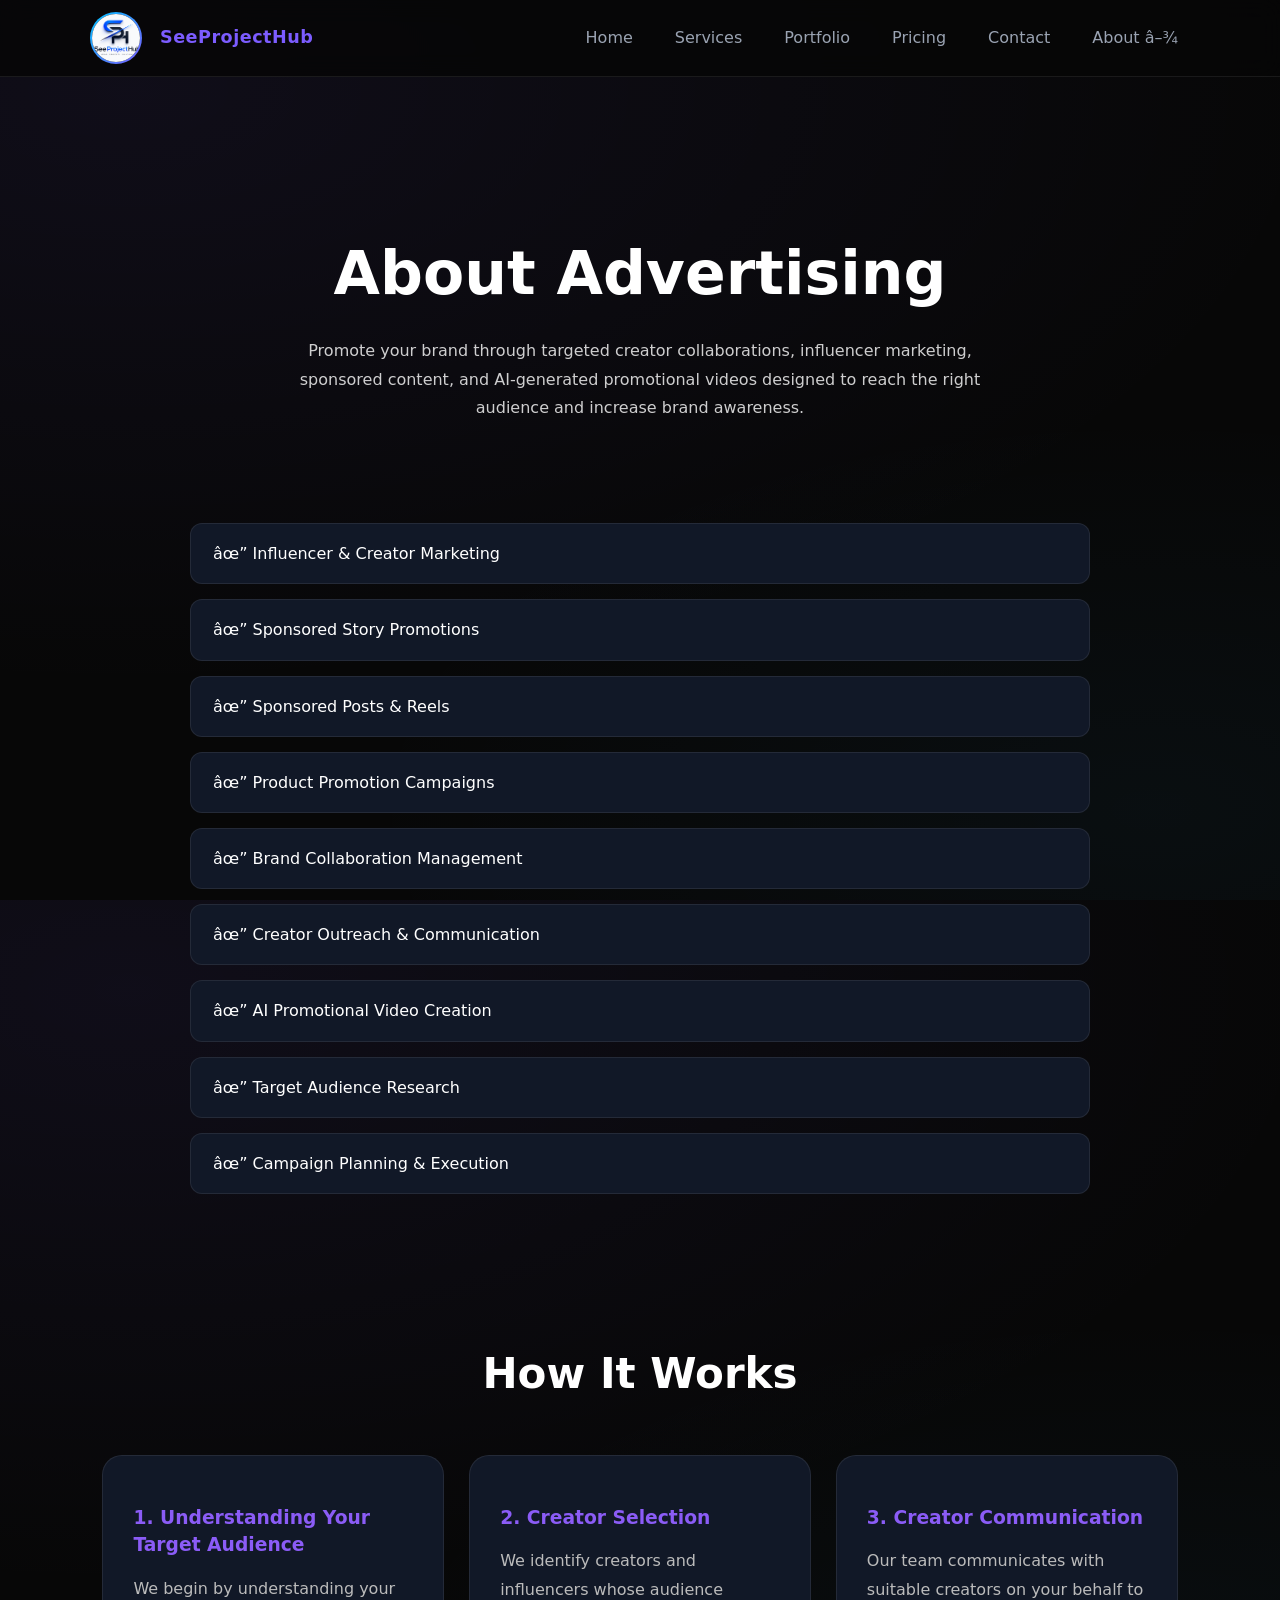
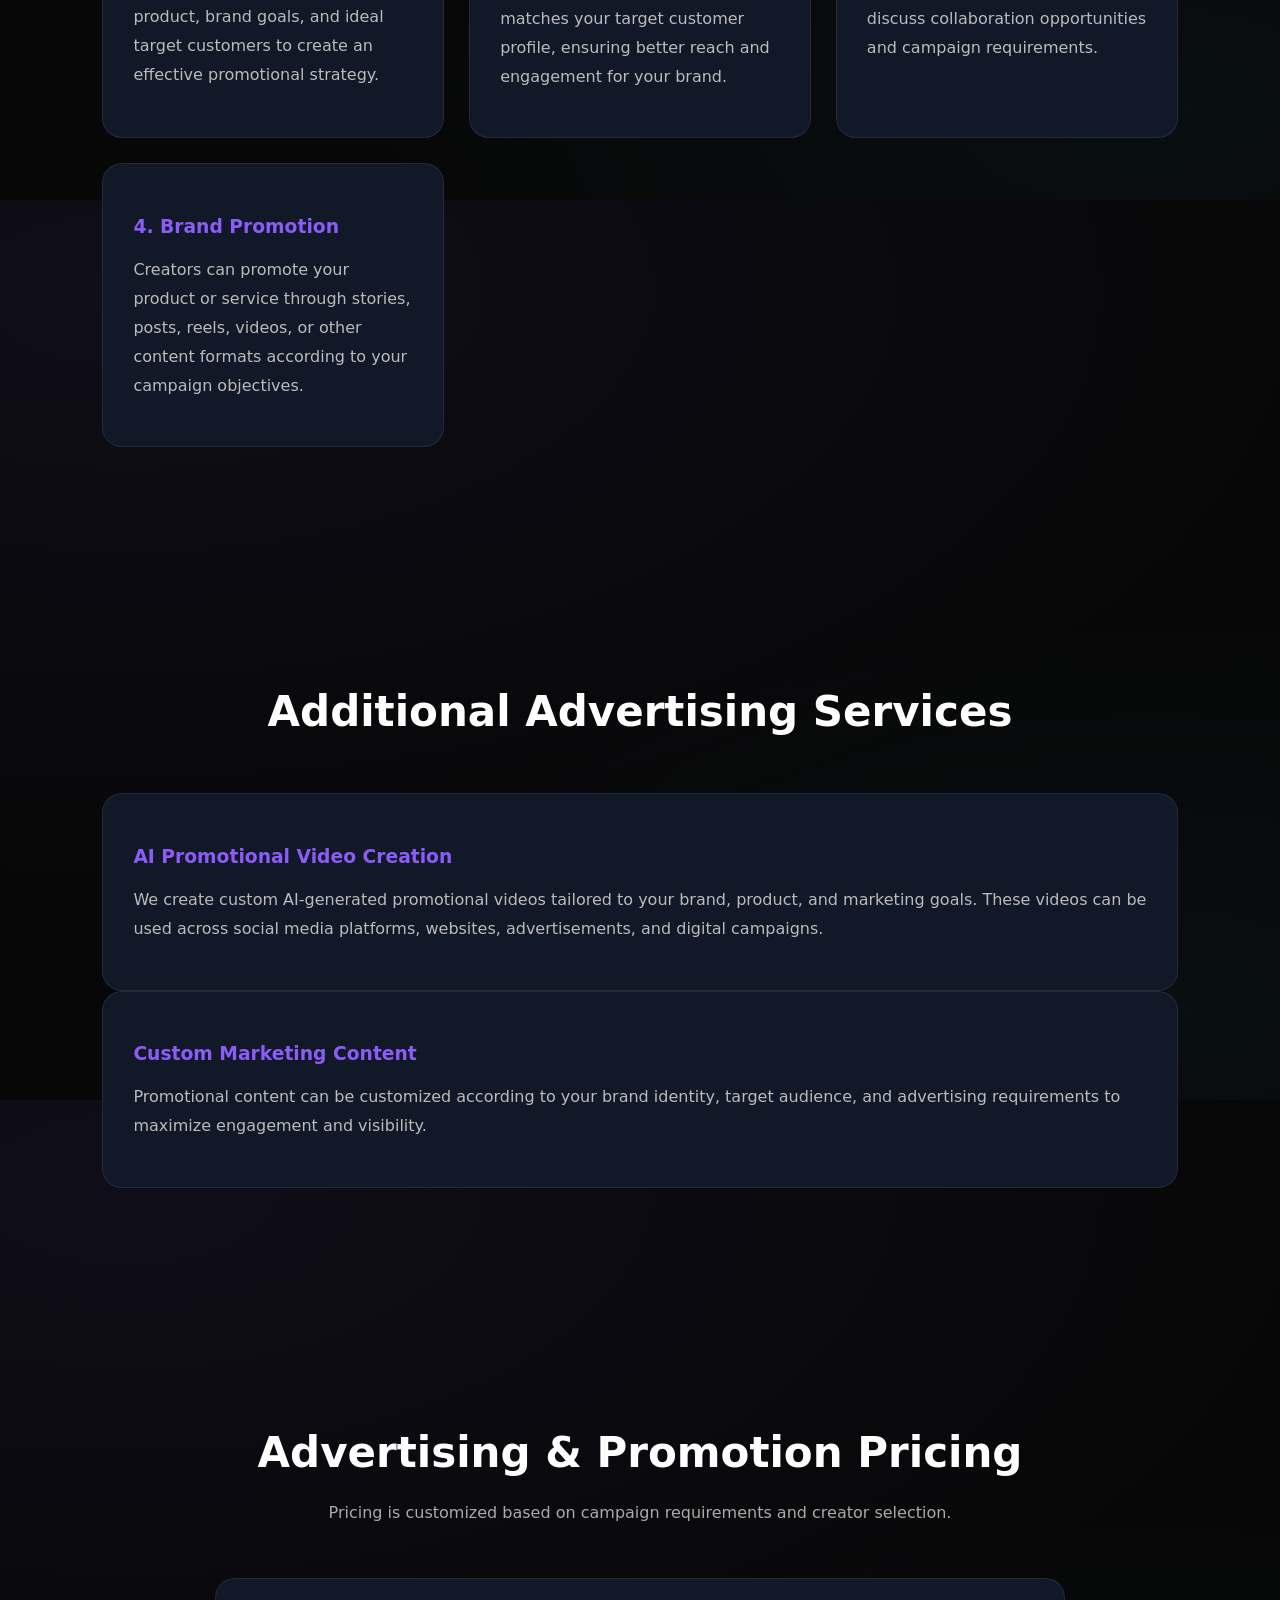
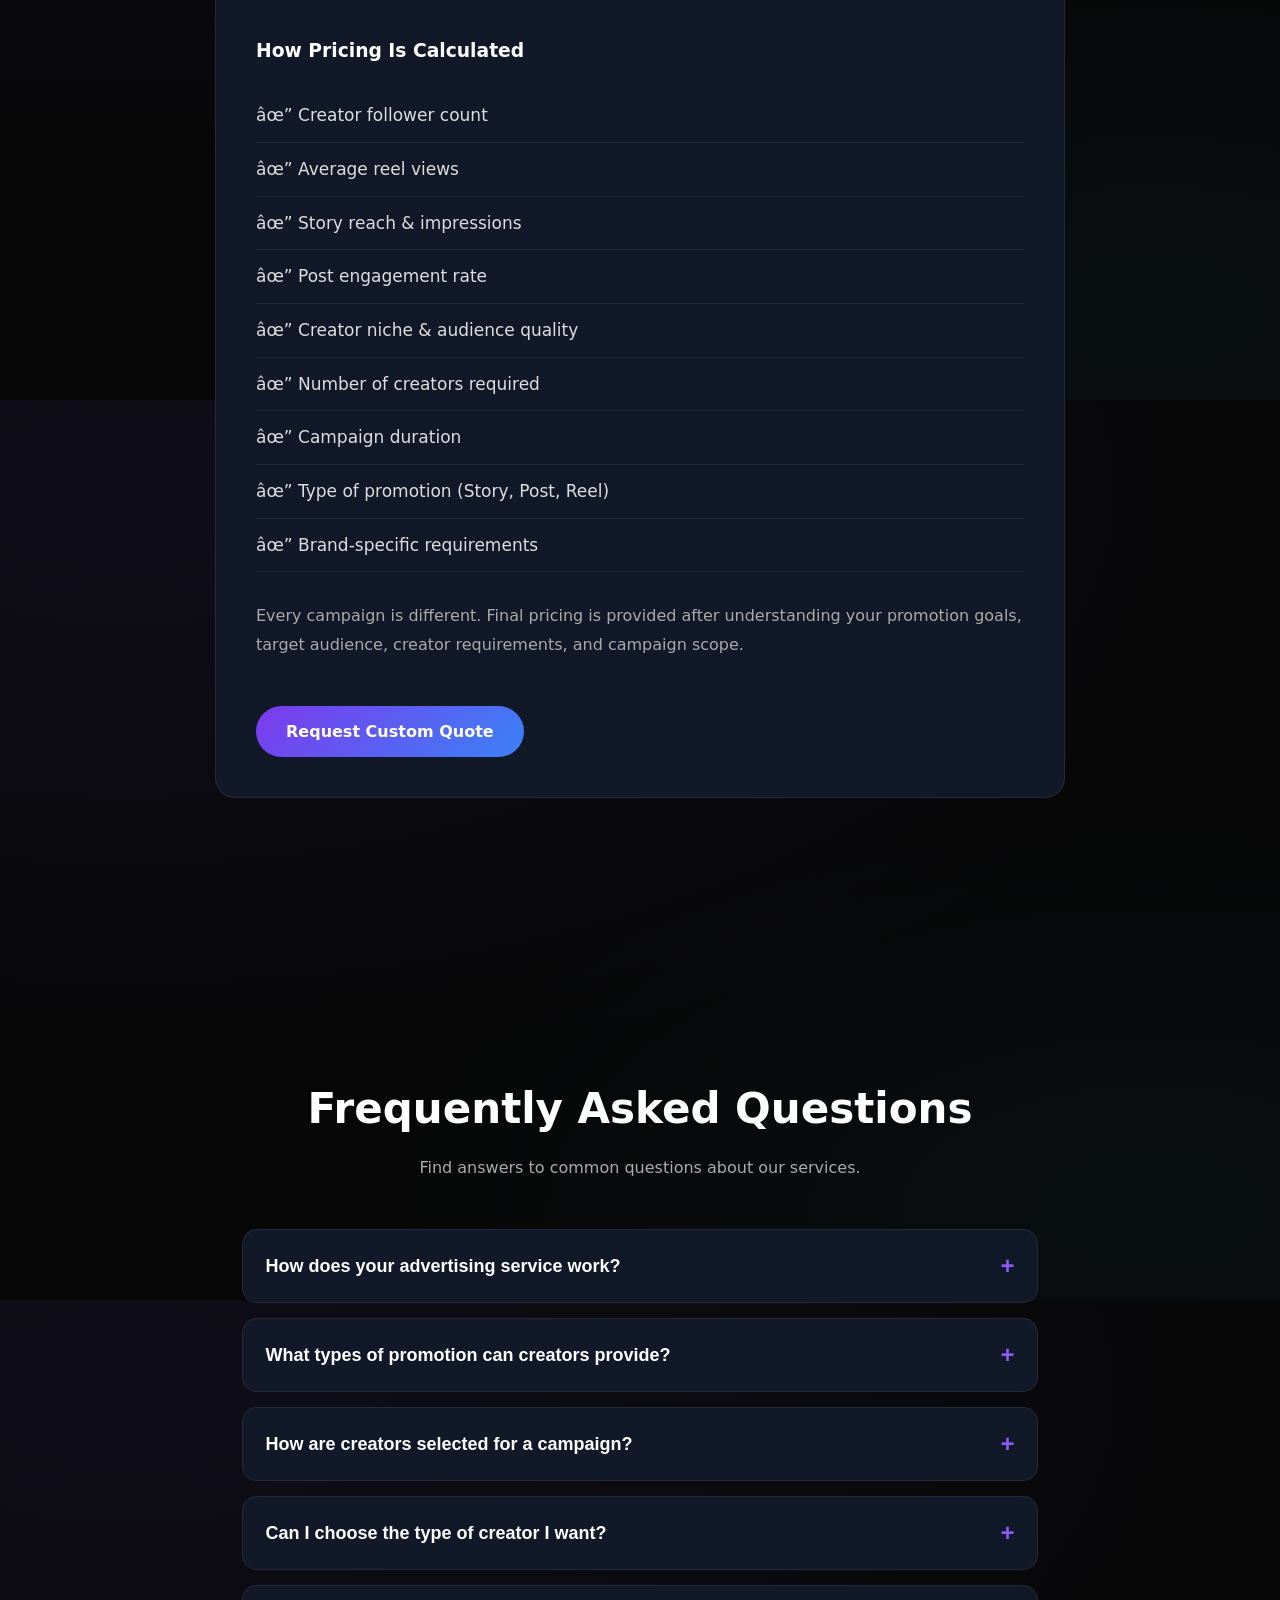
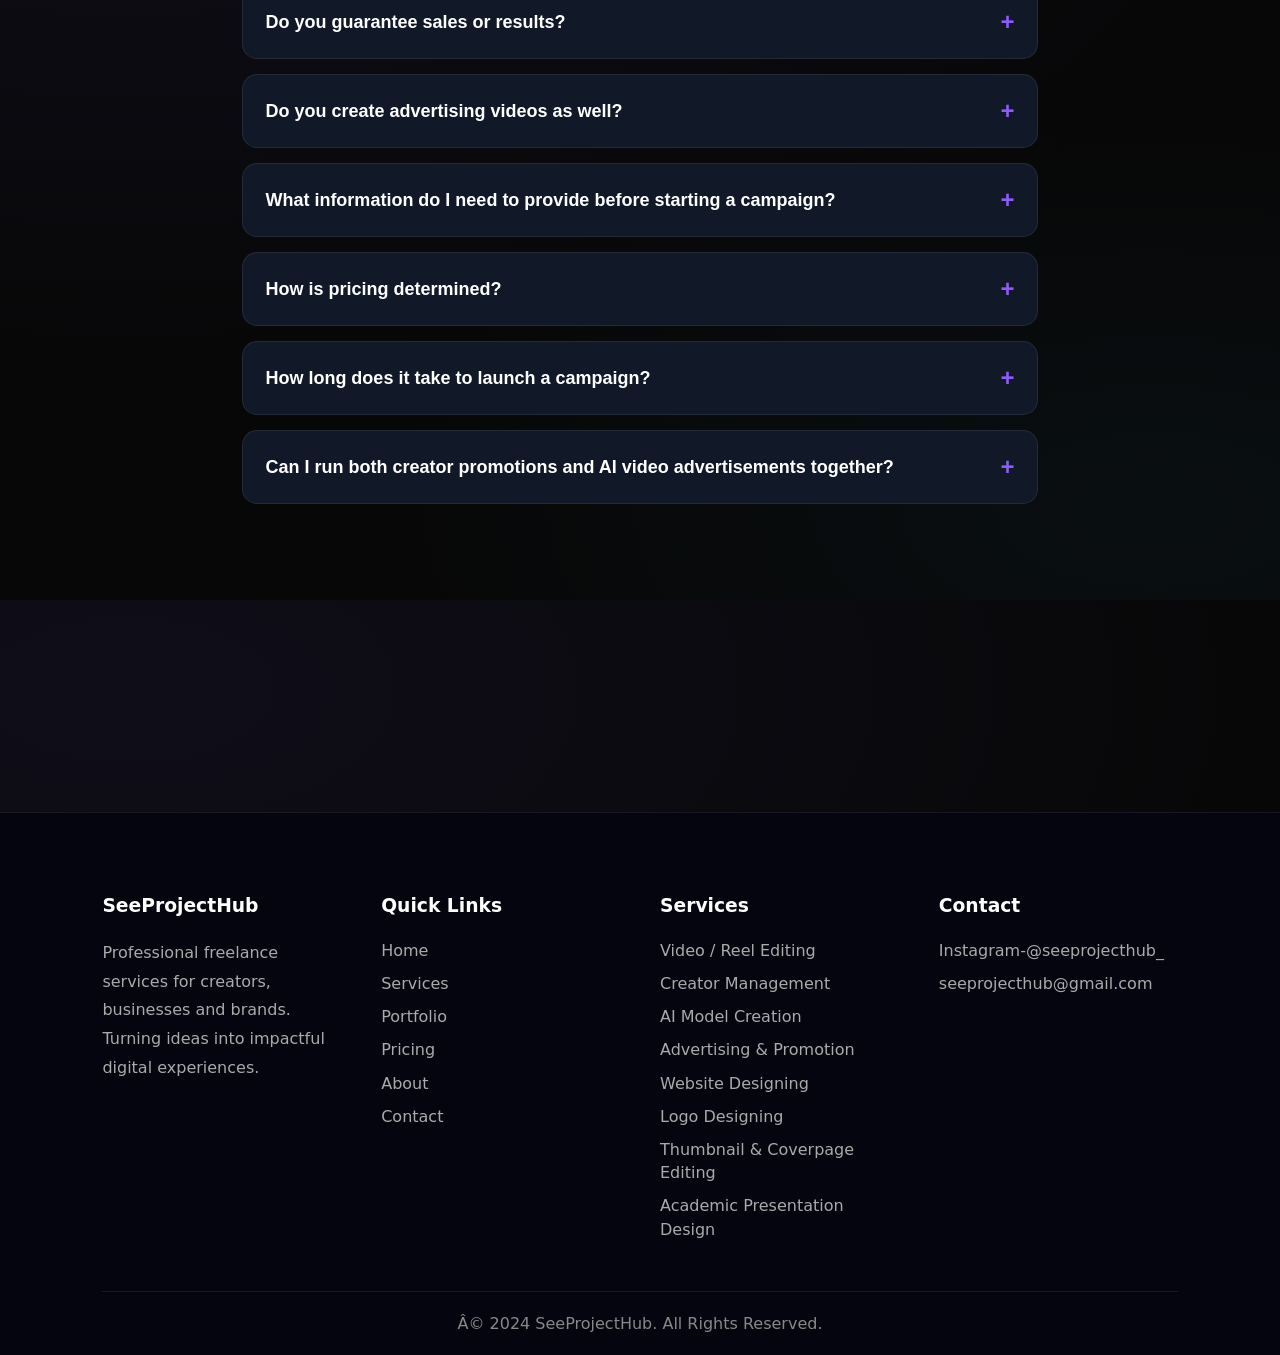
<file: portfolio/Advertising/Advertising.html>
<!-- header -->
		<header class="nav" id="top">
			<div class="container nav-inner">
			<a class="logo" href="#top">
    <img src="../../animation/logo.png" alt="SeeProjectHub Logo" class="logo-img">
    <span class="logo-text">SeeProjectHub</span>
</a>
						<nav class="nav-links">
							<!-- Home button to jump back to the hero section -->
							<a href="../../index.html#home">Home</a>
							<a href="../../index.html#servicess">Services</a>
							<a href="../portfolio.html">Portfolio</a>
							<a href="../../pricing/pricing.html">Pricing</a>
							<a href="../../index.html#contact">Contact</a>
							<div class="dropdown">
    <a href="#">About ▾</a>

    <div class="dropdown-content">
        <a href="../../index.html#team">About Us</a>
        <a href="../../privacy-policy/privacy.html">Privacy Policy</a>
						</nav>
				<!-- Mobile Button -->
                <button class="nav-toggle">☰</button>

                <!-- Mobile Dropdown -->
    			<div class="mobile-dropdown">
					<a href="../../index.html#home">Home</a>
					<a href="../../index.html#servicess">Services</a>
					<a href="../portfolio.html">Portfolio</a>
					<a href="../../pricing/pricing.html">Pricing</a>
					<a href="../../index.html#contact">Contact</a>
					<a href="../../index.html#team">About Us</a>
					<a href="../../privacy-policy/privacy.html">Privacy Policy</a>
				</div>
			</div>
		</header>

<!-- body -->
<!DOCTYPE html>
<html lang="en">
<head>
<meta charset="UTF-8">
<meta name="viewport" content="width=device-width, initial-scale=1.0">

<title>About Advertising</title>

<link rel="stylesheet" href="Advertising.css">

<link rel="preconnect" href="https://fonts.googleapis.com">
<link href="https://fonts.googleapis.com/css2?family=Poppins:wght@300;400;500;600;700&display=swap" rel="stylesheet">
</head>
<body>
    <section class="hero">
        <h1>About Advertising</h1>
        <p>
            <p>
                Promote your brand through targeted creator collaborations,
                influencer marketing, sponsored content, and AI-generated
                promotional videos designed to reach the right audience and
                increase brand awareness.
            </p>
        </p>
    </section>
    <ul class="offer-list">
        <li>✔ Influencer & Creator Marketing</li>
        <li>✔ Sponsored Story Promotions</li>
        <li>✔ Sponsored Posts & Reels</li>
        <li>✔ Product Promotion Campaigns</li>
        <li>✔ Brand Collaboration Management</li>
        <li>✔ Creator Outreach & Communication</li>
        <li>✔ AI Promotional Video Creation</li>
        <li>✔ Target Audience Research</li>
        <li>✔ Campaign Planning & Execution</li>
    </ul>
<section class="how-it-works">

    <h2>How It Works</h2>
    <div class="service-grid">
        <div class="service-card">
            <h3>1. Understanding Your Target Audience</h3>
            <p>
                We begin by understanding your product, brand goals,
                and ideal target customers to create an effective
                promotional strategy.
            </p>
        </div>

        <div class="service-card">
            <h3>2. Creator Selection</h3>
            <p>
                We identify creators and influencers whose audience
                matches your target customer profile, ensuring better
                reach and engagement for your brand.
            </p>
        </div>

        <div class="service-card">
            <h3>3. Creator Communication</h3>
            <p>
                Our team communicates with suitable creators on your
                behalf to discuss collaboration opportunities and
                campaign requirements.
            </p>
        </div>

        <div class="service-card">
            <h3>4. Brand Promotion</h3>
            <p>
                Creators can promote your product or service through
                stories, posts, reels, videos, or other content formats
                according to your campaign objectives.
            </p>
        </div>
    </div>
</section>

<section class="additional-services">

    <h2>Additional Advertising Services</h2>

    <div class="service-card">
        <h3>AI Promotional Video Creation</h3>
        <p>
            We create custom AI-generated promotional videos
            tailored to your brand, product, and marketing goals.
            These videos can be used across social media platforms,
            websites, advertisements, and digital campaigns.
        </p>
    </div>

    <div class="service-card">
        <h3>Custom Marketing Content</h3>
        <p>
            Promotional content can be customized according to
            your brand identity, target audience, and advertising
            requirements to maximize engagement and visibility.
        </p>
    </div>

</section>


<!-- pricing -->
    <section class="pricing-section">

    <h2>Advertising & Promotion Pricing</h2>
    <p class="pricing-subtitle">
        Pricing is customized based on campaign requirements and creator selection.
    </p>

    <div class="pricing-card">

        <h3>How Pricing Is Calculated</h3>

        <ul class="pricing-list">
            <li>✔ Creator follower count</li>
            <li>✔ Average reel views</li>
            <li>✔ Story reach & impressions</li>
            <li>✔ Post engagement rate</li>
            <li>✔ Creator niche & audience quality</li>
            <li>✔ Number of creators required</li>
            <li>✔ Campaign duration</li>
            <li>✔ Type of promotion (Story, Post, Reel)</li>
            <li>✔ Brand-specific requirements</li>
        </ul>

        <p class="pricing-note">
            Every campaign is different. Final pricing is provided after understanding
            your promotion goals, target audience, creator requirements, and campaign scope.
        </p>

        <a href="../../index.html#contact" class="quote-btn">
            Request Custom Quote
        </a>

    </div>

</section>

<br>
<br>
<!--FAQS-->

<section class="faq-section">
    <h2>Frequently Asked Questions</h2>
    <p class="faq-subtitle">Find answers to common questions about our services.</p>

    <div class="faq-container">
        <div class="faq-item">
    <button class="faq-question">
        How does your advertising service work?
        <span>+</span>
    </button>
    <div class="faq-answer">
        <p>
            We first understand the brand's target audience, goals, and promotion requirements. 
            Then we identify suitable creators whose audience matches the 
            brand's target customers. After that, we coordinate with creators to publish stories,
             reels, posts, or other promotional content.
        </p>
    </div>
</div>

<div class="faq-item">
    <button class="faq-question">
        What types of promotion can creators provide?
        <span>+</span>
    </button>
    <div class="faq-answer">
        <p>
            Depending on the campaign requirements, creators can:<br>
            • Post Instagram Stories<br>
            • Create Reels<br>
            • Publish Feed Posts<br>
            • Create Product Review Videos<br>
            • Mention the brand in content<br>
            • Promote offers, launches, and events<br>
    </div>
</div>

<div class="faq-item">
    <button class="faq-question">
        How are creators selected for a campaign?
        <span>+</span>
    </button>
    <div class="faq-answer">
        <p>
           Creators are selected based on factors such as:<br>
            • Audience demographics<br>
            • Follower count<br>
            • Average views<br>
            • Engagement rate<br>
            • Content niche<br>
            • Campaign objectives<br>
        </p>
    </div>
</div>

<div class="faq-item">
    <button class="faq-question">
        Can I choose the type of creator I want?
        <span>+</span>
    </button>
    <div class="faq-answer">
        <p>
            Yes. Brands can specify their preferred creator category, audience type, 
            location, follower range, and content style. We then find creators 
            that match those requirements.
        </p>
    </div>
</div>

<div class="faq-item">
    <button class="faq-question">
        Do you guarantee sales or results?
        <span>+</span>
    </button>
    <div class="faq-answer">
        <p>
           No. While we focus on reaching the right audience through 
           suitable creators, sales and campaign performance 
           depend on multiple factors including product quality, 
           pricing, market demand, and audience response.
        </p>
    </div>
</div>

<div class="faq-item">
    <button class="faq-question">
        Do you create advertising videos as well?
        <span>+</span>
    </button>
    <div class="faq-answer">
        <p>
           Yes. We can create custom AI-generated promotional videos 
           according to your brand requirements, which can be used for 
           social media marketing, advertisements, and product promotion.
        </p>
    </div>
</div>

<div class="faq-item">
    <button class="faq-question">
        What information do I need to provide before starting a campaign?
        <span>+</span>
    </button>
    <div class="faq-answer">
        <p>
           We usually require:<br>
            • Brand details<br>
            • Product or service information<br>
            • Target audience<br>
            • Campaign objectives<br>
            • Budget range<br>
            • Preferred creator category (if any)<br>
        </p>
    </div>
</div>

<div class="faq-item">
    <button class="faq-question">
        How is pricing determined?
        <span>+</span>
    </button>
    <div class="faq-answer">
        <p>
           Pricing depends on factors such as:<br>
            • Creator demand<br>
            • Number of creators required<br>
            • Follower count<br>
            • Average story, reel, and post views<br>
            • Campaign duration<br>
            • Content requirements<br>
            • AI video creation requirements<br>
        </p>
    </div>
</div>

<div class="faq-item">
    <button class="faq-question">
        How long does it take to launch a campaign?
        <span>+</span>
    </button>
    <div class="faq-answer">
        <p>
           Campaign setup time varies depending on creator 
           availability and campaign complexity. Most campaigns 
           can be prepared within a few days after finalizing requirements.
        </p>
    </div>
</div>

<div class="faq-item">
    <button class="faq-question">
        Can I run both creator promotions and AI video advertisements together?
        <span>+</span>
    </button>
    <div class="faq-answer">
        <p>
           Yes. Many brands combine creator promotions with AI-generated advertising 
           videos to maximize reach and improve campaign effectiveness.
        </p>
    </div>
</div>
</section>
<br>
<br>
<br>
<br>
		<!-- FOOTER -->
		<footer class="footer">
			<div class="footer-container">
				<div class="footer-column">
					<h3>SeeProjectHub</h3>
					<p>
						Professional freelance services for creators,
						businesses and brands.
						Turning ideas into impactful digital experiences.
					</p>
				</div>
				<div class="footer-column">
					<h3>Quick Links</h3>
					<a href="../../index.html#home">Home</a>
					<a href="../../index.html#services">Services</a>
					<a href="../portfolio.html">Portfolio</a>
					<a href="../../pricing/pricing.html">Pricing</a>
					<a href="../../index.html#team">About</a>
					<a href="../../index.html#contact">Contact</a>
				</div>
				<div class="footer-column">
					<h3>Services</h3>
					<a href="../Video Editing/Video.html">
						Video / Reel Editing
					</a>

					<a href="../ctm/ctm.html">
						Creator Management
					</a>

					<a href="../AI Model Creation/Model.html">
						AI Model Creation
					</a>

					<a href="../Advertising/Advertising.html">
						Advertising & Promotion
					</a>
					<a href="../Website Design/Website.html">
						Website Designing
					</a>
					<a href="../logo/logo-design.html">
						Logo Designing
					</a>
					<a href="../Thumbnail  Editing/thumbnail.html">
						Thumbnail & Coverpage Editing
					</a>
					<a href="../Academic Presentation & Document Design/Document.html">
						Academic Presentation Design
					</a>
				</div>
				<div class="footer-column">
					<h3>Contact</h3>
					<a href="https://instagram.com/seeprojecthub_">
						Instagram-@seeprojecthub_
					</a>
					<a href="mailto:seeprojecthub@gmail.com">
						seeprojecthub@gmail.com
					</a>
					
				</div>
			</div>
			<div class="footer-bottom">
				© 2024 SeeProjectHub. All Rights Reserved.
			</div>
		</footer>


<script src="Advertising.js"></script>

</body>
</html>
</file>
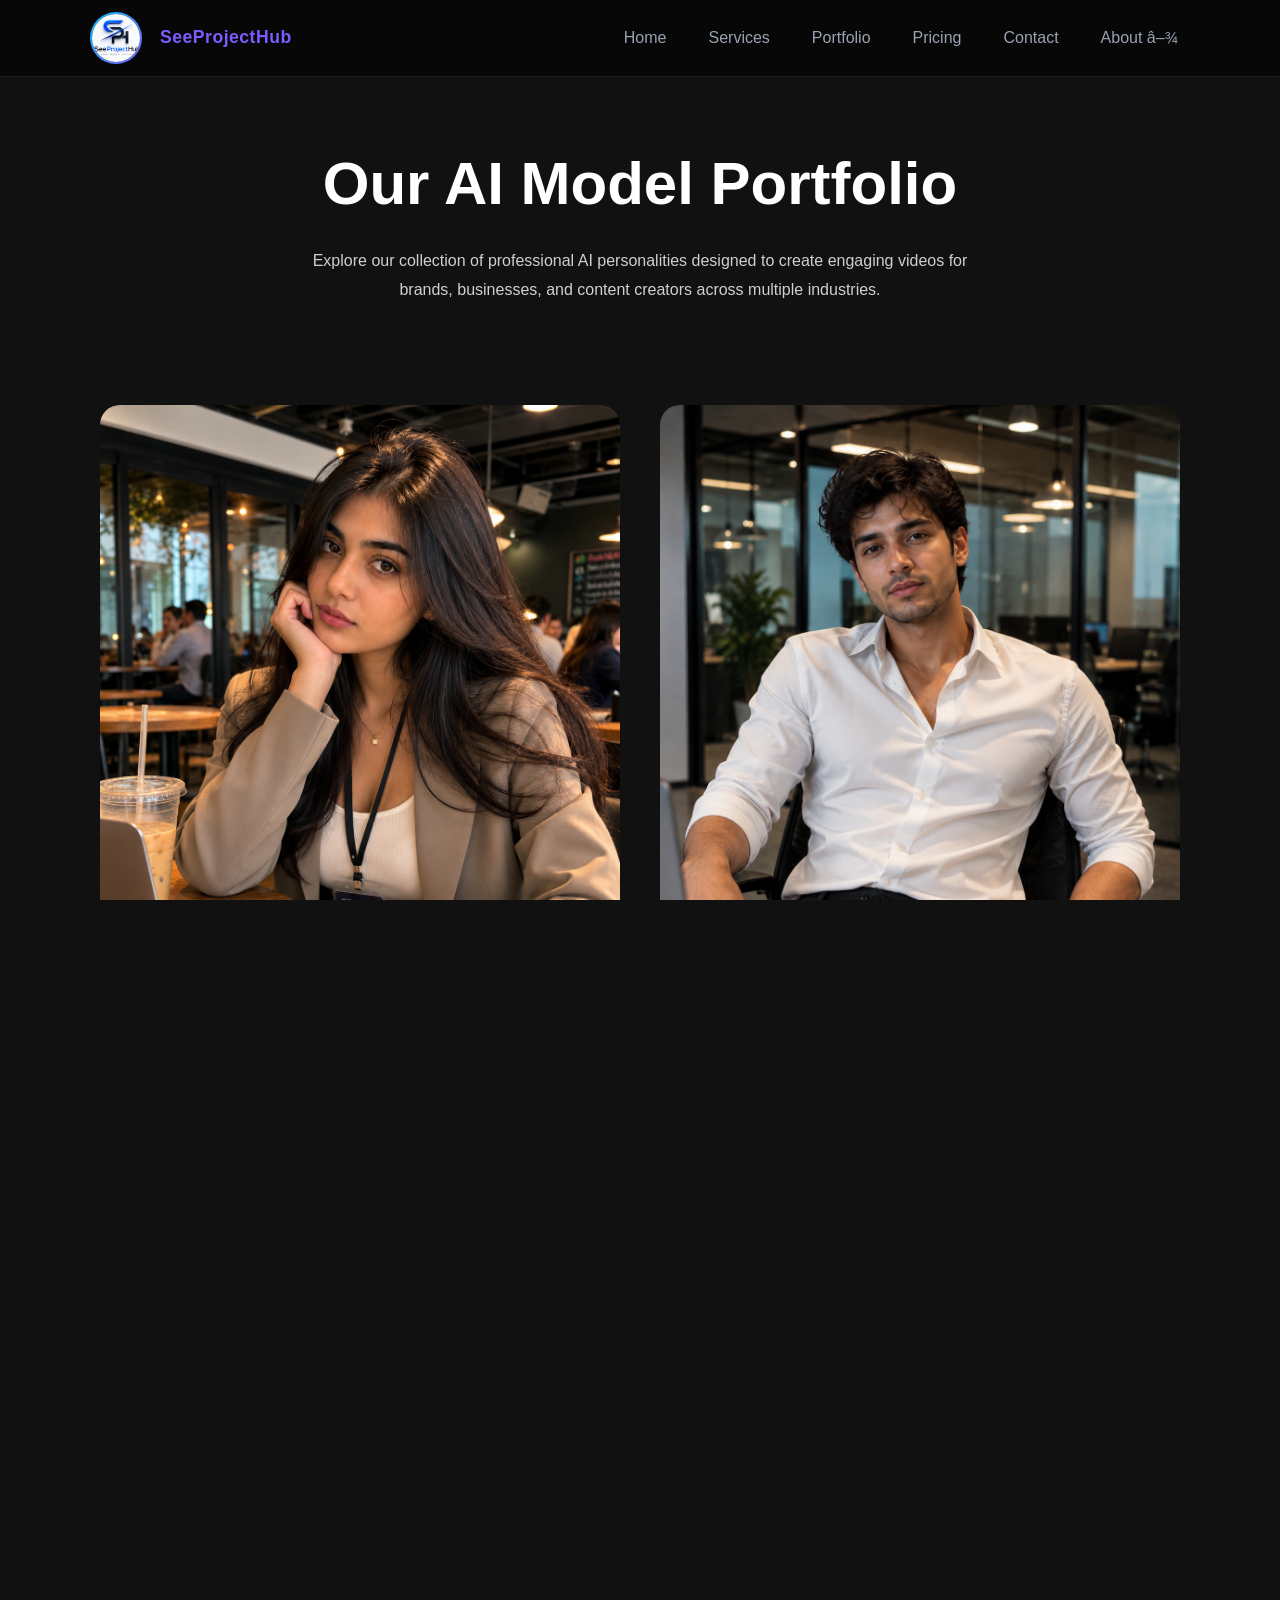
<file: portfolio/AI Model Creation/Model.html>
<!-- header -->
		<header class="nav" id="top">
			<div class="container nav-inner">
			<a class="logo" href="#top">
    <img src="../../animation/logo.png" alt="SeeProjectHub Logo" class="logo-img">
    <span class="logo-text">SeeProjectHub</span>
</a>
						<nav class="nav-links">
							<!-- Home button to jump back to the hero section -->
							<a href="../../index.html#home">Home</a>
							<a href="../../index.html#servicess">Services</a>
							<a href="../portfolio.html">Portfolio</a>
							<a href="../../pricing/pricing.html">Pricing</a>
							<a href="../../index.html#contact">Contact</a>
							<div class="dropdown">
    <a href="#">About ▾</a>

    <div class="dropdown-content">
        <a href="../../index.html#team">About Us</a>
        <a href="../../privacy-policy/privacy.html">Privacy Policy</a>
						</nav>
				<!-- Mobile Button -->
                <button class="nav-toggle">☰</button>

                <!-- Mobile Dropdown -->
    			<div class="mobile-dropdown">
					<a href="../../index.html#home">Home</a>
					<a href="../../index.html#servicess">Services</a>
					<a href="../portfolio.html">Portfolio</a>
					<a href="../../pricing/pricing.html">Pricing</a>
					<a href="../../index.html#contact">Contact</a>
					<a href="../../index.html#team">About Us</a>
					<a href="../../privacy-policy/privacy.html">Privacy Policy</a>
				</div>
			</div>
		</header>

<!-- body -->
<!-- character -->
<!DOCTYPE html>
<html lang="en">
<head>
<meta charset="UTF-8">
<meta name="viewport" content="width=device-width, initial-scale=1.0">

<title>AI Model / AI Influencer Creation</title>

<link rel="stylesheet" href="../AI Model Creation/Model.css">

<link rel="preconnect" href="https://fonts.googleapis.com">
<link href="https://fonts.googleapis.com/css2?family=Poppins:wght@300;400;500;600;700&display=swap" rel="stylesheet">
</head>

<body>

<section class="hero">

    <h1>Our AI Model  Portfolio</h1>

    <p>
        Explore our collection of professional AI personalities designed to create engaging 
        videos for brands, businesses, and content creators across multiple industries.
    </p>

</section>


<section class="portfolio">

    <!-- Card 1 -->

    <div class="card">

        <div class="image-box">
            <img src="../../animation/model/m1.png" alt="">
        </div>

        <div class="content">

            <h3>Corporate Professional Model</h3>

            <p>
                Confident AI business personality designed for corporate presentations,
                 brand campaigns, training videos, and professional marketing content.
            </p>
            <a href="../../index.html#contact" class="hire-btn">
                HIRE US
            </a>
        </div>

    </div>


    <!-- Card 2 -->

    <div class="card">

        <div class="image-box">
            <img src="../../animation/model/m2.png" alt="">
        </div>

        <div class="content">

            <h3>Digital Creator</h3>

            <p>
                Modern AI creator ideal for social media promotions, 
                product showcases, explainer videos, and audience engagement campaigns.
            </p>
            <a href="../../index.html#contact" class="hire-btn">
                HIRE US
            </a>
        </div>

    </div>  


    <!-- Card 3 -->

    <div class="card">

        <div class="image-box">
            <img src="../../animation/model/m3.png" alt="">
        </div>

        <div class="content">

            <h3>Luxury Lifestyle Influencer</h3>

            <p>
                Premium AI personality crafted for luxury brands, 
                fashion promotions, high-end product advertising, and lifestyle content.
            </p>

            <a href="../../index.html#contact" class="hire-btn">
                HIRE US
            </a>

        </div>

    </div>

    <!-- Card 4 -->
    <div class="card">

        <div class="image-box">
            <img src="../../animation/model/m4.png" alt="">
        </div>

        <div class="content">

            <h3>Fitness Coach Model</h3>

            <p>
                Energetic AI fitness influencer perfect for workout 
                tutorials, health campaigns, gym promotions, and motivational content.
            </p>

            <a href="../../index.html#contact" class="hire-btn">
                HIRE US
            </a>

        </div>

    </div>
    <!-- Card 5 -->
    <div class="card">

        <div class="image-box">
            <img src="../../animation/model/m5.png" alt="">
        </div>

        <div class="content">

            <h3>Skincare & Beauty Expert Model</h3>

            <p>
                Professional AI beauty model specialized 
                in skincare reviews, cosmetic promotions, beauty tutorials, and wellness branding.
            </p>

            <a href="../../index.html#contact" class="hire-btn">
                HIRE US
            </a>

        </div>

    </div>
    <!-- Card 6 -->
    <div class="card">
    <div class="image-box">
        <img src="../../animation/model/m6.png" alt="Specialty Coffee Brand">
    </div>
    <div class="content">
        <h3>Travel & Lifestyle Creator</h3>
        <p>
            Engaging AI travel personality suited for tourism campaigns, 
            destination promotions, hospitality marketing, and lifestyle storytelling.
        </p>
        <a href="../../index.html#contact" class="hire-btn">
            HIRE US
        </a>
    </div>
    </div>
    <!-- Card 7-->
    <div class="card">

    <div class="image-box">
        <img src="../../animation/model/m7.png" alt="Specialty Coffee Brand">
    </div>
    <div class="content">
        <h3>Tech Reviewer Model</h3>
        <p>
            Knowledgeable AI presenter built for technology 
            reviews, software demonstrations, gadget showcases, and educational content.
        </p>
        <a href="../../index.html#contact" class="hire-btn">
            HIRE US
        </a>
    </div>
    </div>
    <!-- Card 8 -->
     <div class="card">

    <div class="image-box">
        <img src="../../animation/model/m8.png" alt="Specialty Coffee Brand">
    </div>
    <div class="content">
        <h3>Friendly Brand Model</h3>
        <p>
           Versatile AI spokesperson designed to represent brands through 
           promotional videos, customer engagement content, and advertising campaigns.
        </p>
        <a href="../../index.html#contact" class="hire-btn">
            HIRE US
        </a>
    </div>
</div>
</section>


<!--video-->

<section class="portfolio">
    <div class="video-grid">
        
        <iframe
        src="https://player.cloudinary.com/embed/?cloud_name=y449bpep&public_id=video_edit_market_c5iktl"
        width="640"
        height="360" 
        style="height: auto; width: 100%; aspect-ratio: 640 / 360;"
        allow="autoplay; fullscreen; encrypted-media; picture-in-picture"
        allowfullscreen
        frameborder="0"
        ></iframe>

        <iframe
        src="https://player.cloudinary.com/embed/?cloud_name=y449bpep&public_id=hindi_videomak_jyewsx"
        width="640"
        height="360" 
        style="height: auto; width: 100%; aspect-ratio: 640 / 360;"
        allow="autoplay; fullscreen; encrypted-media; picture-in-picture"
        allowfullscreen
        frameborder="0"
        ></iframe>

        <iframe
        src="https://player.cloudinary.com/embed/?cloud_name=y449bpep&public_id=Ai_market_vmihx0"
        width="640"
        height="360" 
        style="height: auto; width: 100%; aspect-ratio: 640 / 360;"
        allow="autoplay; fullscreen; encrypted-media; picture-in-picture"
        allowfullscreen
        frameborder="0"
        ></iframe>

        <iframe
        src="https://player.cloudinary.com/embed/?cloud_name=y449bpep&public_id=Ai_gif_xocott"
        width="640"
        height="360" 
        style="height: auto; width: 100%; aspect-ratio: 640 / 360;"
        allow="autoplay; fullscreen; encrypted-media; picture-in-picture"
        allowfullscreen
        frameborder="0"
        ></iframe>

        <iframe
        src="https://player.cloudinary.com/embed/?cloud_name=y449bpep&public_id=Ai_gif_xocott"
        width="640"
        height="360" 
        style="height: auto; width: 100%; aspect-ratio: 640 / 360;"
        allow="autoplay; fullscreen; encrypted-media; picture-in-picture"
        allowfullscreen
        frameborder="0"
        ></iframe>

        <iframe
        src="https://player.cloudinary.com/embed/?cloud_name=y449bpep&public_id=Ai_voice_dis_o3kcht&profile=cld-default"
        width="640"
        height="360" 
        style="height: auto; width: 100%; aspect-ratio: 640 / 360;"
        allow="autoplay; fullscreen; encrypted-media; picture-in-picture"
        allowfullscreen
        frameborder="0"
        ></iframe>

        <iframe
        src="https://player.cloudinary.com/embed/?cloud_name=y449bpep&public_id=Ai_bike_yj1giv"
        width="640"
        height="360" 
        style="height: auto; width: 100%; aspect-ratio: 640 / 360;"
        allow="autoplay; fullscreen; encrypted-media; picture-in-picture"
        allowfullscreen
        frameborder="0"
        ></iframe>

        <iframe
        src="https://player.cloudinary.com/embed/?cloud_name=y449bpep&public_id=maket_video_vertical_srhibf&profile=cld-default"
        width="640"
        height="360" 
        style="height: auto; width: 100%; aspect-ratio: 640 / 360;"
        allow="autoplay; fullscreen; encrypted-media; picture-in-picture"
        allowfullscreen
        frameborder="0"
        ></iframe>

        <iframe
        src="https://player.cloudinary.com/embed/?cloud_name=y449bpep&public_id=hindi_vertical_videomak_bxjiqa"
        width="640"
        height="360" 
        style="height: auto; width: 100%; aspect-ratio: 640 / 360;"
        allow="autoplay; fullscreen; encrypted-media; picture-in-picture"
        allowfullscreen
        frameborder="0"
        ></iframe>
    <div
            <a href="../../index.html#contact" class="hire-btn">
            HIRE US
        </a>
    </div>
        
    </div>
</section>
<!-- pricing -->
<section class="pricing-section" id="price">
    <h2>AI Model Designing Packages</h2>
    <p class="pricing-subtitle">
        Affordable AI video solutions for businesses, creators, and brands 
        looking to produce engaging content without the cost of traditional video production
    </p>

    <div class="pricing-table">

        <!-- Basic -->
        <div class="price-card">
            <h3>Basic</h3>
            <div class="price">₹899</div>

            <ul>
                <li>✔ 1 AI Model Videos</li>
                <li>✔ 1 Revision</li>
                <li>✔ Up to 30 Seconds</li>
                <li>✔ 3 Days Delivery</li>
                <li>✔ Custom AI Model Design</li>
                <li>✔ AI Voiceover Included</li>
                <li>✘ Premium AI Voice</li>
                <li>✘ Custom Script Assistance</li>
                <li>✘ Advance Video Editing</li>
            </ul>

            <a href="../../index.html#contact" class="hire-btn">
                Order Now
            </a>
        </div>

        <!-- Standard -->
        <div class="price-card featured">
            <h3>Standard</h3>
            <div class="price">₹1899</div>

            <ul>
                <li>✔ 2 AI Model Videos</li>
                <li>✔ 2 Revision</li>
                <li>✔ Up to 45 Seconds Each</li>
                <li>✔ 3 Days Delivery</li>
                <li>✔ Custom AI Model Design</li>
                <li>✔ AI Voiceover Included</li>
                <li>✔ Premium AI Voice</li>
                <li>✘ Custom Script Assistance</li>
                <li>✘ Advance Video Editing</li>
            </ul>

            <a href="../../index.html#contact" class="hire-btn">
                Order Now
            </a>
        </div>

        <!-- Premium -->
        <div class="price-card">
            <h3>Premium</h3>
            <div class="price">₹2899</div>

            <ul>
                <li>✔ 3 AI Model Videos</li>
                <li>✔ 3 Revision</li>
                <li>✔ Up to 45 Seconds Each</li>
                <li>✔ 3 Days Delivery</li>
                <li>✔ Custom AI Model Design</li>
                <li>✔ AI Voiceover Included</li>
                <li>✔ Premium AI Voice</li>
                <li>✔ Custom Script Assistance</li>
                <li>✔ Advance Video Editing</li>
            </ul>

            <a href="../../index.html#contact" class="hire-btn">
                Order Now
            </a>
        </div>

<br>
<br>
<br>
<!--add -->
<div class="price-card addon-card">
    <h3>Add-On Services</h3>

    <table class="addon-table">

        <tr>
            <th>Price</th>
            <th>Service</th>
        </tr>
        <tr>
            <td>₹149</td>
            <td>1 Extra Revision</td>
        </tr>
        <tr>
            <td>1₹99</td>
            <td>Fast Delivery (24 Hours)</td>
        </tr>

        <tr>
            <td>₹249</td>
            <td>Priority Delivery (12 Hours)</td>
        </tr>
        <tr>
            <td>₹299</td>
            <td>Script Writing</td>
        </tr>
        <tr>
            <td>₹149</td>
            <td>Subtitles/Captions</td>
        </tr>
        <tr>
            <td>₹149</td>
            <td>Advance Video Editing</td>
        </tr>
        <tr>
            <td>₹99</td>
            <td> Premium AI Voice</td>
        </tr>
        <tr>
            <td>2% Discount</td>
            <td>All Basic/Standard/Premium Service Plans</td>
        </tr>
    </table>
    <a href="../../index.html#contact" class="hire-btn">
        Request Add-On
    </a>
</div>


        <!-- details -->
        <div class="price-card custom-card">
            <h3>
                Custom Logo Solutions for Every Business<br>
                Looking For Something Extra?
            </h3>
            <ul>
                <li>✔ Professional AI influencer videos created for marketing, advertising, and social 
                    media campaigns.</li>
                <li>✔ Realistic AI models available in multiple niches including corporate, lifestyle
                    , fashion, beauty, fitness, and technology.</li>
                <li>✔ Custom scripts, AI voiceovers, subtitles, and branding can be included to match 
                    your business objectives.</li>
                <li>✔ Ideal for product promotions, brand awareness, explainer videos, UGC-style ads,
                     and social media reels.</li>
                <li>✔ Pricing depends on video length, customization level, and content complexity.</li>
                <li>✔ Multiple revisions available to ensure complete client satisfaction.</li>
                <li>✔ Bulk orders and monthly content packages offered at discounted rates.</li>
                <li>✔ High-resolution delivery optimized for Instagram, TikTok, YouTube Shorts, 
                    Facebook, and other platforms.</li>
                <li>✔ Fast turnaround times with optional express delivery for urgent projects.</li>
                <li>✔ Contact us before ordering to discuss your requirements and 
                    receive a personalized quote.</li>
            </ul>
            <a href="../../index.html#contact" class="hire-btn">
                Contact Us
            </a>
        </div>

    </div>
</section>
<!--FAQS-->

<section class="faq-section">
    <h2>Frequently Asked Questions</h2>
    <p class="faq-subtitle">Find answers to common questions about our services.</p>

    <div class="faq-container">
       <div class="faq-item">
    <button class="faq-question">
        What is a revision?
        <span>+</span>
    </button>
    <div class="faq-answer">
        <p>
            A revision is a request to modify your AI video after the first version is delivered. This may include changes to the script, voiceover, captions, background music, branding elements, or video edits. Creating an entirely new video concept may be considered additional work.
        </p>
    </div>
</div>

<div class="faq-item">
    <button class="faq-question">
        Which AI models can I choose from?
        <span>+</span>
    </button>
    <div class="faq-answer">
        <p>
            You can choose from various AI personalities including corporate professionals, lifestyle influencers, beauty experts, fitness coaches, tech presenters, and more depending on your content requirements.
        </p>
    </div>
</div>

<div class="faq-item">
    <button class="faq-question">
        What video formats will I receive?
        <span>+</span>
    </button>
    <div class="faq-answer">
        <p>
            Final videos are delivered in high-quality MP4 format optimized for platforms such as Instagram Reels, TikTok, YouTube Shorts, Facebook, and LinkedIn.
        </p>
    </div>
</div>

<div class="faq-item">
    <button class="faq-question">
        Can you provide AI voiceovers?
        <span>+</span>
    </button>
    <div class="faq-answer">
        <p>
            Yes. AI voiceovers are available in multiple accents, tones, and languages. You can also provide your own script or voiceover if preferred.
        </p>
    </div>
</div>

<div class="faq-item">
    <button class="faq-question">
        Can the AI model represent my brand?
        <span>+</span>
    </button>
    <div class="faq-answer">
        <p>
            Yes. Videos can be customized with your logo, brand colors, messaging, website, social media handles, and call-to-action elements.
        </p>
    </div>
</div>

<div class="faq-item">
    <button class="faq-question">
        What types of videos can you create?
        <span>+</span>
    </button>
    <div class="faq-answer">
        <p>
            We create promotional videos, product advertisements, social media reels, UGC-style content, explainer videos, business presentations, and brand awareness campaigns.
        </p>
    </div>
</div>

<div class="faq-item">
    <button class="faq-question">
        Can you create custom AI characters?
        <span>+</span>
    </button>
    <div class="faq-answer">
        <p>
            Yes. Custom AI characters can be created based on your brand requirements, target audience, and desired appearance, subject to project scope.
        </p>
    </div>
</div>

<div class="faq-item">
    <button class="faq-question">
        Can I request urgent delivery?
        <span>+</span>
    </button>
    <div class="faq-answer">
        <p>
            Yes. Priority and express delivery options are available depending on project complexity and current workload.
        </p>
    </div>
</div>

<div class="faq-item">
    <button class="faq-question">
        What information do you need before starting?
        <span>+</span>
    </button>
    <div class="faq-answer">
        <p>
            Please provide your script (if available), brand details, target audience, preferred AI model, video duration, platform requirements, and any reference examples.
        </p>
    </div>
</div>

<div class="faq-item">
    <button class="faq-question">
        Do you offer bulk content packages?
        <span>+</span>
    </button>
    <div class="faq-answer">
        <p>
            Yes. Monthly content packages, bulk reel creation, and long-term collaborations are available at discounted rates for businesses, agencies, and content creators.
        </p>
    </div>
</div>
</section>
<br>
<br>
<br>
<br>
		<!-- FOOTER -->
		<footer class="footer">
			<div class="footer-container">
				<div class="footer-column">
					<h3>SeeProjectHub</h3>
					<p>
						Professional freelance services for creators,
						businesses and brands.
						Turning ideas into impactful digital experiences.
					</p>
				</div>
				<div class="footer-column">
					<h3>Quick Links</h3>
					<a href="../../index.html#home">Home</a>
					<a href="../../index.html#services">Services</a>
					<a href="../portfolio.html">Portfolio</a>
					<a href="../../pricing/pricing.html">Pricing</a>
					<a href="../../index.html#team">About</a>
					<a href="../../index.html#contact">Contact</a>
				</div>
				<div class="footer-column">
					<h3>Services</h3>
					<a href="../Video Editing/Video.html">
						Video / Reel Editing
					</a>

					<a href="../ctm/ctm.html">
						Creator Management
					</a>

					<a href="../AI Model Creation/Model.html">
						AI Model Creation
					</a>

					<a href="../Advertising/Advertising.html">
						Advertising & Promotion
					</a>
					<a href="../Website Design/Website.html">
						Website Designing
					</a>
					<a href="../logo/logo-design.html">
						Logo Designing
					</a>
					<a href="../Thumbnail  Editing/thumbnail.html">
						Thumbnail & Coverpage Editing
					</a>
					<a href="../Academic Presentation & Document Design/Document.html">
						Academic Presentation Design
					</a>
				</div>
				<div class="footer-column">
					<h3>Contact</h3>
					<a href="https://instagram.com/seeprojecthub_">
						Instagram-@seeprojecthub_
					</a>
					<a href="mailto:seeprojecthub@gmail.com">
						seeprojecthub@gmail.com
					</a>
					
				</div>
			</div>
			<div class="footer-bottom">
				© 2024 SeeProjectHub. All Rights Reserved.
			</div>
		</footer>


<script src="./Model.js"></script>

</body>
</html>
</file>
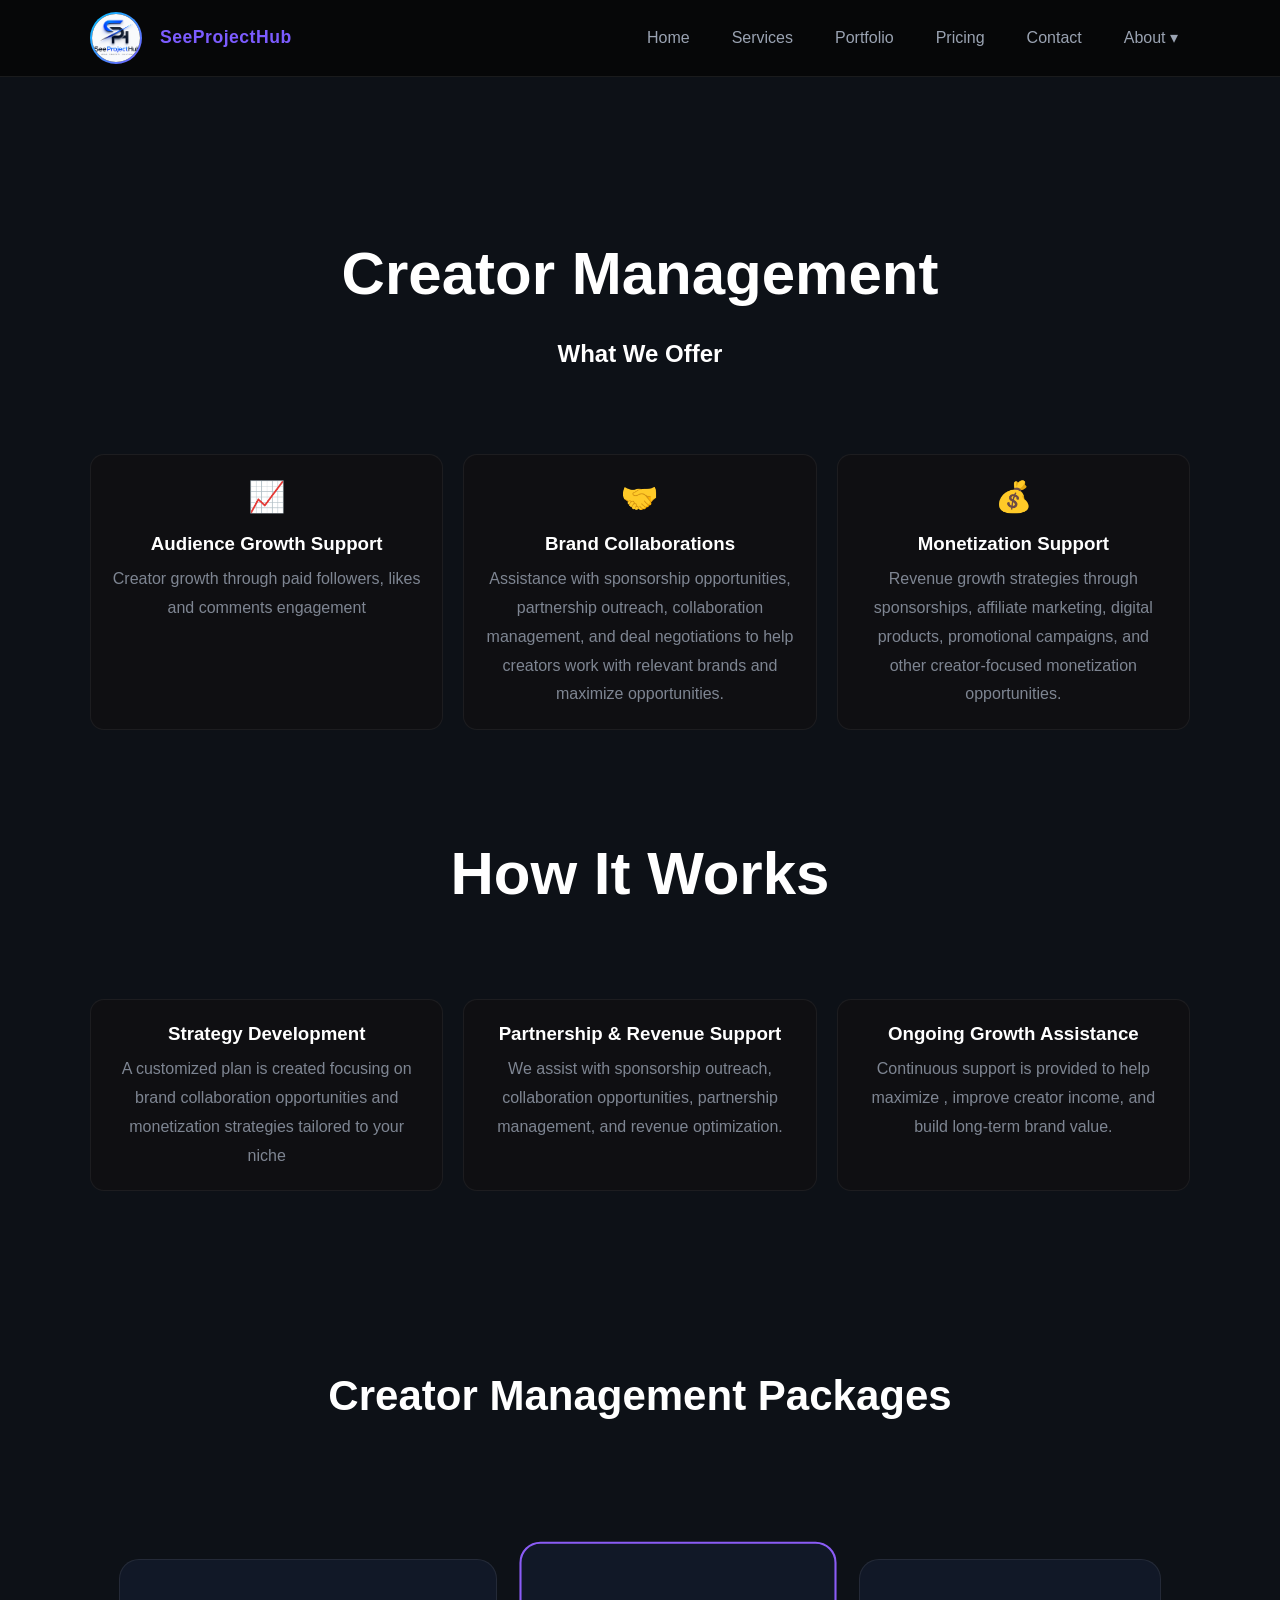
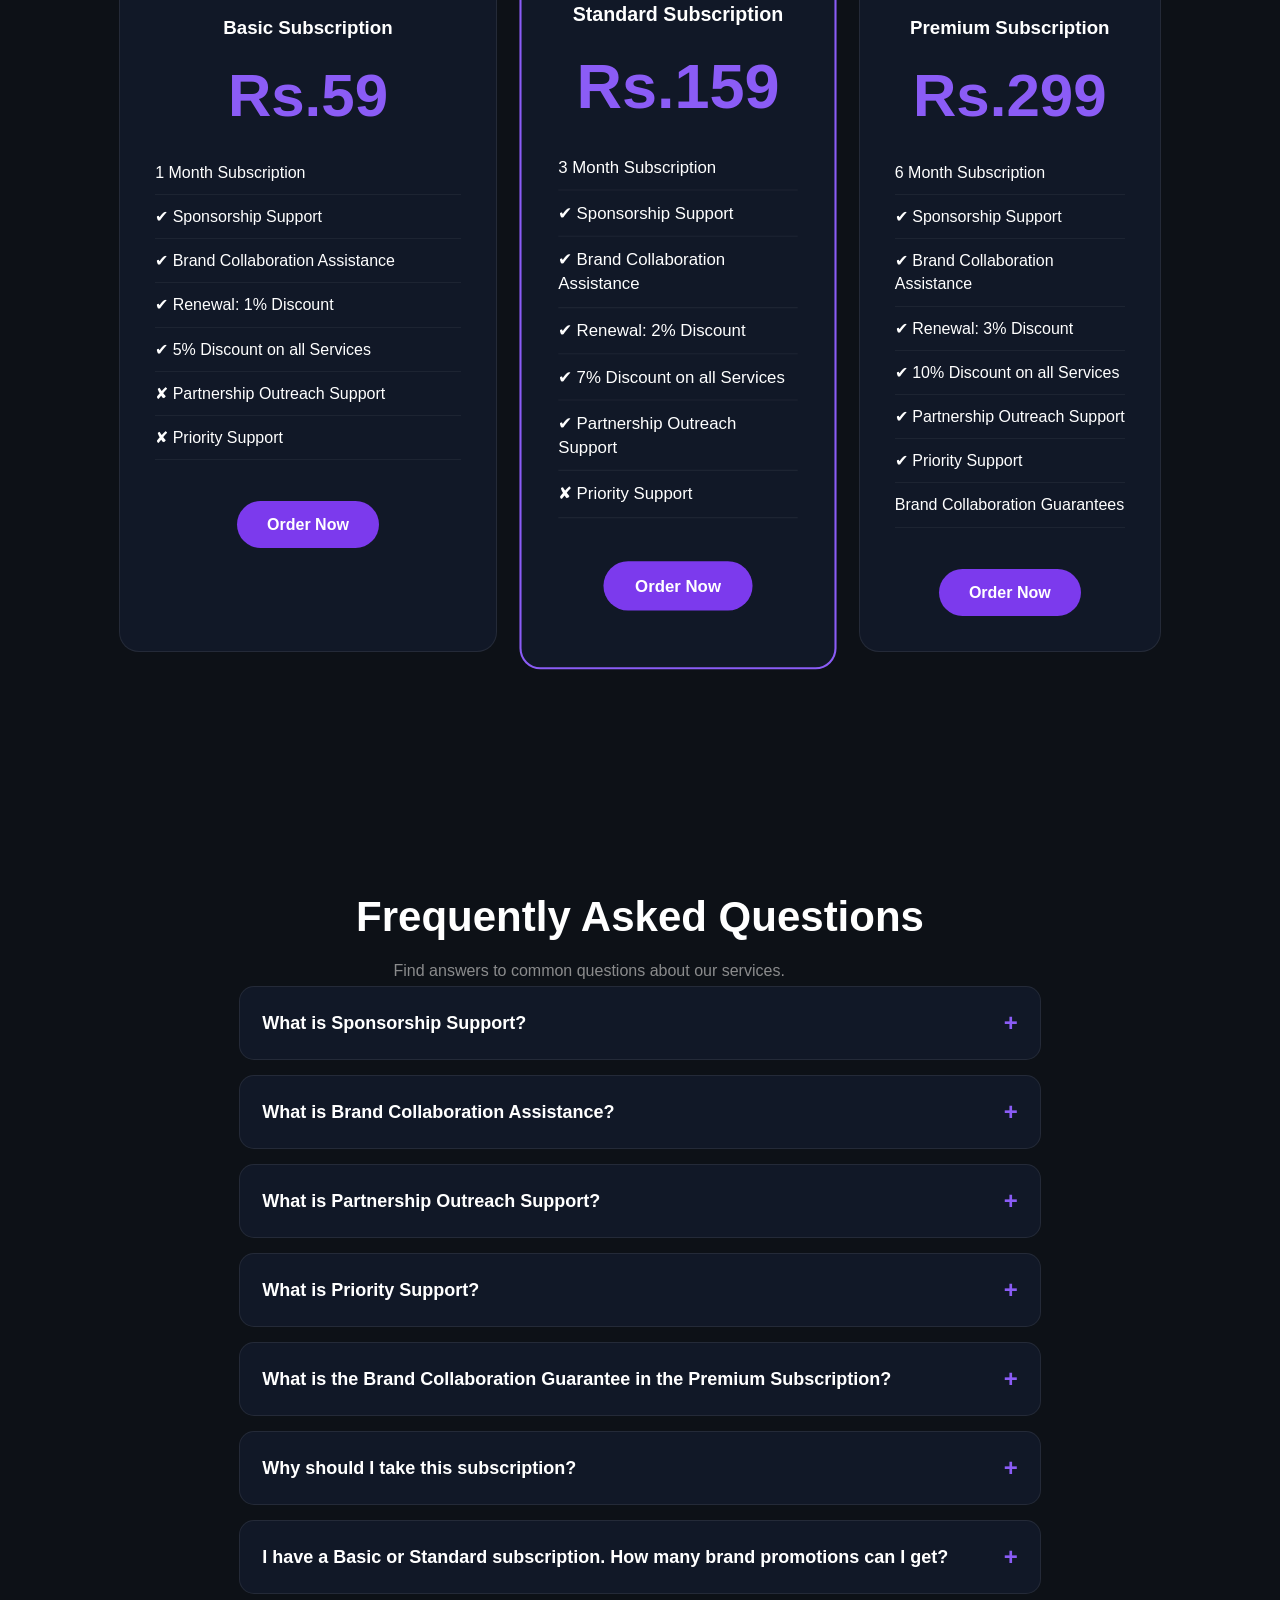
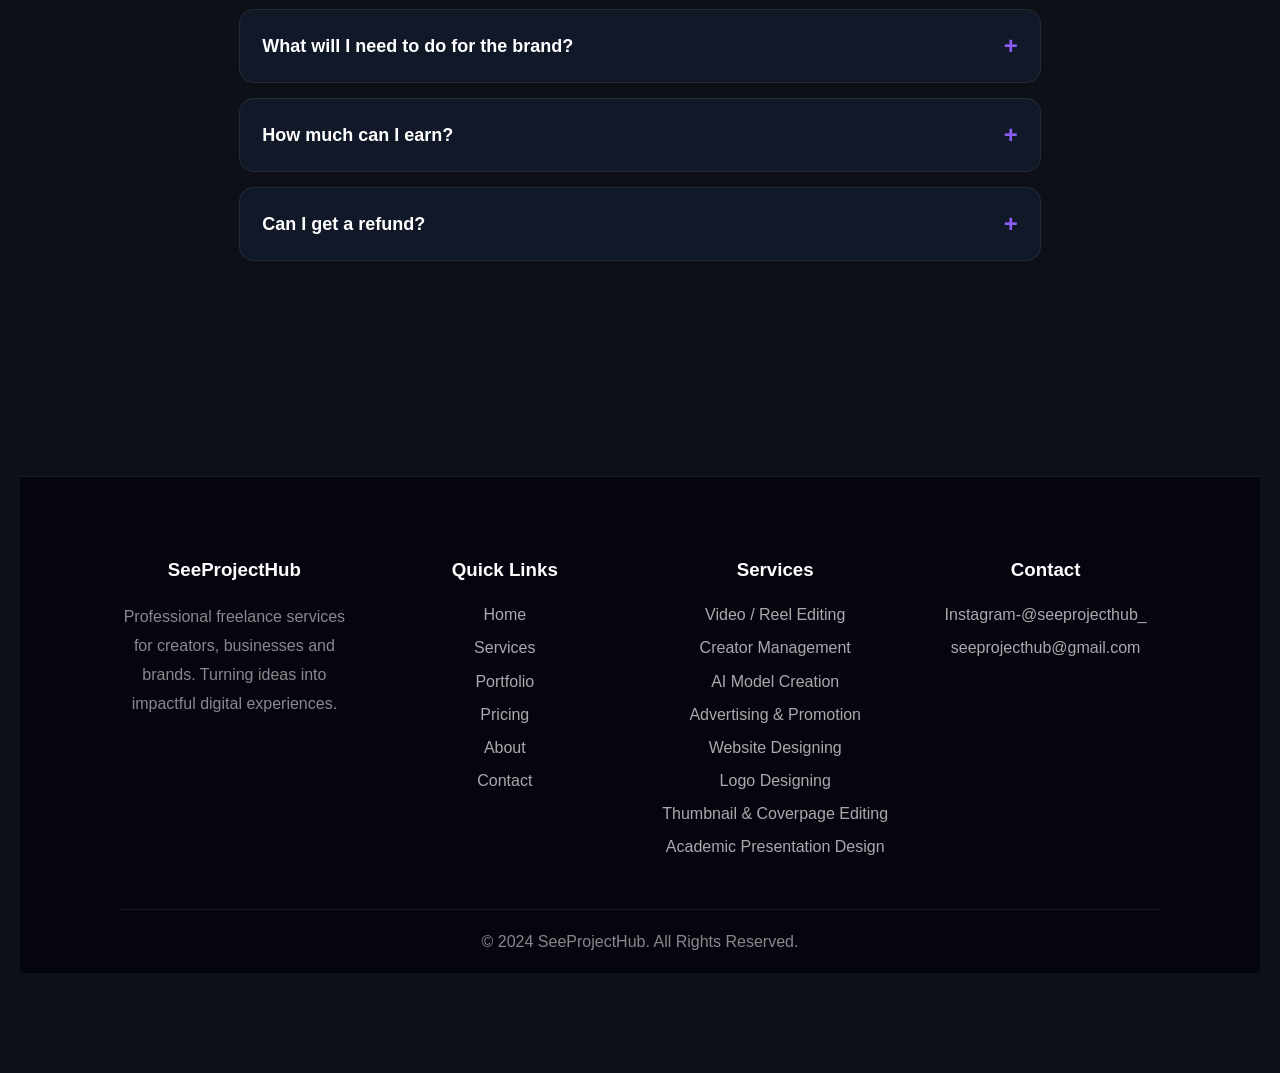
<file: portfolio/ctm/ctm.html>
<!DOCTYPE html>
<html lang="en">

<head>
    <meta charset="UTF-8">
    <meta name="viewport" content="width=device-width, initial-scale=1.0">
    <title>Creator Management</title>
    <link rel="stylesheet" href="../ctm/ctm.css">
</head>
<header class="nav" id="top">		
		<!-- header -->
			<div class="container nav-inner">
			<a class="logo" href="#top">
    <img src="../../animation/logo.png" alt="SeeProjectHub Logo" class="logo-img">
    <span class="logo-text">SeeProjectHub</span>
</a>
						<nav class="nav-links">
							<!-- Home button to jump back to the hero section -->
							<a href="../../index.html#home">Home</a>
							<a href="../../index.html#servicess">Services</a>
							<a href="../portfolio.html">Portfolio</a>
							<a href="../../pricing/pricing.html">Pricing</a>
							<a href="../../index.html#contact">Contact</a>
							<div class="dropdown">
    <a href="#">About ▾</a>

    <div class="dropdown-content">
        <a href="../../index.html#team">About Us</a>
        <a href="../../privacy-policy/privacy.html">Privacy Policy</a>
						</nav>
				<!-- Mobile Button -->
				<button class="nav-toggle">☰</button>

				<!-- Mobile Dropdown -->
				<div class="mobile-dropdown">
					<a href="../../index.html#home">Home</a>
					<a href="../../index.html#servicess">Services</a>
					<a href="../portfolio.html">Portfolio</a>
					<a href="../../pricing/pricing.html">Pricing</a>
					<a href="../../index.html#contact">Contact</a>
					<a href="../../index.html#team">About Us</a>
					<a href="../../privacy-policy/privacy.html">Privacy Policy</a>
				</div>
			</div>
		</header>

<!--body-->
<section class="hero">
    <h1>Creator Management</h1>
    <section class="service-section">
    <h2>What We Offer</h2>
    <div class="service-grid">
	<section class="services" id="services">
			<div class="container">
				<div class="services-grid">
		<article class="service-card" data-animate>
			<div class="icon">📈</div>
			<h3> Audience Growth Support</h3>
			<p> Creator growth through paid followers, likes
				and comments engagement</p>
		</article>
        <div class="service-card">
            <div class="icon">🤝</div>
            <h3> Brand Collaborations</h3>
            <p>
                Assistance with sponsorship opportunities,
                partnership outreach, collaboration management,
                and deal negotiations to help creators work
                with relevant brands and maximize opportunities.
            </p>
        </div>
        <div class="service-card">
            <div class="icon">💰</div>
            <h3>Monetization Support</h3>
            <p>
                Revenue growth strategies through sponsorships,
                affiliate marketing, digital products,
                promotional campaigns, and other creator-focused
                monetization opportunities.
            </p>
        </div>
    </div>
</section>

<!--how it work-->
    <h1>How It Works</h1>
    <section class="service-section">
    <div class="service-grid">
	<section class="services" id="services">
			<div class="container">
				<div class="services-grid">
		<article class="service-card" data-animate>
			<h3> Strategy Development</h3>
			<p> A customized plan is created 
				focusing on brand collaboration opportunities and monetization strategies 
				tailored to your niche</p>
		</article>
        <div class="service-card">
            <h3>Partnership & Revenue Support</h3>
            <p>
                We assist with sponsorship 
				outreach, collaboration opportunities, partnership management, 
				and revenue optimization.
            </p>
        </div>
        <div class="service-card">
            <h3>Ongoing Growth Assistance</h3>
            <p>
                Continuous support is provided to help maximize 
                , improve creator income, and build long-term brand value.
            </p>
        </div>
    </div>
</section>

<!-- pricing -->
<section class="pricing-section" id="price">
    <h2>Creator Management Packages<br>
<br>
<br></h2>
    <div class="pricing-table">
        <div class="price-card">

    <!--Basic-->    
    <h3>Basic Subscription</h3>
    <div class="price">Rs.59</div>
    <ul>
        <li>1 Month Subscription</li>
        <li>✔ Sponsorship Support</li>
        <li>✔ Brand Collaboration Assistance</li>
		<li>✔ Renewal: 1% Discount</li>
		<li>✔ 5% Discount on all Services</li>
        <li>✘ Partnership Outreach Support</li>
        <li>✘ Priority Support</li>
    </ul>
    <a href="../../index.html#contact" class="hire-btn">
        Order Now
    </a>
</div>
<!--Professional--> 
<div class="price-card featured">
    <h3>Standard Subscription</h3>
    <div class="price">Rs.159</div>
    <ul>
        <li>3 Month Subscription</li>
        <li>✔ Sponsorship Support</li>
        <li>✔ Brand Collaboration Assistance</li>
		<li>✔ Renewal: 2% Discount</li>
		<li>✔ 7% Discount on all Services</li>
        <li>✔ Partnership Outreach Support</li>
        <li>✘ Priority Support</li>
    </ul>

    <a href="../../index.html#contact" class="hire-btn">
        Order Now
    </a>
</div>

<!--Premium--> 
<div class="price-card">
    <h3>Premium Subscription</h3>
    <div class="price">Rs.299</div>
    <ul>
		<li>6 Month Subscription</li>
        <li>✔ Sponsorship Support</li>
        <li>✔ Brand Collaboration Assistance</li>
		<li>✔ Renewal: 3% Discount</li>
		<li>✔ 10% Discount on all Services</li>
        <li>✔ Partnership Outreach Support</li>
        <li>✔ Priority Support</li>
		<li>Brand Collaboration Guarantees</li>
    </ul>

    <a href="../../index.html#contact" class="hire-btn">
        Order Now
    </a>
</div>

    </div>
</section>
<!--FAQS-->

<section class="faq-section">
    <h2>Frequently Asked Questions</h2>
    <p class="faq-subtitle">Find answers to common questions about our services.</p>

    <div class="faq-container">
        <div class="faq-item">
            <button class="faq-question">
                What is Sponsorship Support?
                <span>+</span>
            </button>
            <div class="faq-answer">
                <p>
                   Sponsorship Support includes assistance in identifying potential sponsorship opportunities, 
				   connecting creators with suitable 
				   brands, and helping manage sponsorship-related communication.                
				</p>
            </div>
        </div>
        <div class="faq-item">
            <button class="faq-question">
                What is Brand Collaboration Assistance?
                <span>+</span>
            </button>
            <div class="faq-answer">
				<p>
					Brand Collaboration Assistance involves helping creators 
					find collaboration opportunities with brands that align with their 
					audience, content style, and niche.
				</p>
		    </div>
        </div>

        <div class="faq-item">
            <button class="faq-question">
                What is Partnership Outreach Support?
                <span>+</span>
            </button>
            <div class="faq-answer">
                <p>We actively reach out to relevant brands and businesses 
				on behalf of creators to explore collaboration and partnership 
				opportunities. </p>
		    </div>

        </div>

        <div class="faq-item">
            <button class="faq-question">
                What is Priority Support?
                <span>+</span>
            </button>
            <div class="faq-answer">
                <p>
                    Priority Support means subscribed creators receive faster 
					assistance, quicker responses, 
					and higher priority when collaboration opportunities 
					become available.
                </p>
            </div>
        </div>

        <div class="faq-item">
            <button class="faq-question">
                What is the Brand Collaboration Guarantee in the 
				Premium Subscription?
                <span>+</span>
            </button>
            <div class="faq-answer">
                <p>
                    Creators enrolled in the Premium Creator Management 
					plan receive our Brand Collaboration Guarantee. 
					We aim to secure at least 3 brand collaboration 
					opportunities within the subscription period.
                </p>
				<p> If we are unable to secure at least 3 brand collaboration 
					opportunities during the subscribed period, we will renew 
					your Premium 
					Creator Management subscription free of charge for the next term. </p>
            </div>
        </div>

        <div class="faq-item">
            <button class="faq-question">
                Why should I take this subscription?
                <span>+</span>
            </button>
            <div class="faq-answer">
                The subscription is completely optional. However, creators with
				 active subscriptions receive priority consideration, faster 
				 support, and dedicated assistance for brand collaboration and
				  monetization opportunities. </p>
		    </div>
        </div>

        <div class="faq-item">
            <button class="faq-question">
                I have a Basic or Standard subscription. How many brand promotions can I get?
                <span>+</span>
            </button>
            <div class="faq-answer">
               There is no fixed number. Brands select creators based on 
			   factors such as audience reach, engagement, content quality, niche, and overall suitability. If a brand selects your profile, we will inform you and help coordinate the collaboration. </p>
	        </div>
        </div>

        <div class="faq-item">
            <button class="faq-question">
                What will I need to do for the brand?
                <span>+</span>
            </button>
            <div class="faq-answer">
				<p> Requirements vary by campaign but may include posting 
					stories, creating reels, publishing posts, producing promotional videos, or other 
					agreed promotional activities for the brand. </p>
            </div>
        </div>

        <div class="faq-item">
            <button class="faq-question">
                How much can I earn?
                <span>+</span>
            </button>
            <div class="faq-answer">
                <p> Earnings depend on multiple factors, including your audience size, engagement rate,
					content quality, campaign requirements, and the brand's budget. </p>             
            </div>
        </div>
		<div class="faq-item">
            <button class="faq-question">
                Can I get a refund?
                <span>+</span>
            </button>
            <div class="faq-answer">
                <p> No. Due to the nature of Creator 
					Management services and resource allocation, 
					membership fees and subscription payments are 
					non-refundable once the service has commenced. </p>
			</div>
        </div>

    </div>
</section>
<script>
document.addEventListener("DOMContentLoaded", () => {
    const faqButtons = document.querySelectorAll(".faq-question");

    faqButtons.forEach(button => {
        button.addEventListener("click", () => {
            const answer = button.nextElementSibling;

            if (answer.style.maxHeight) {
                answer.style.maxHeight = null;
            } else {
                answer.style.maxHeight = answer.scrollHeight + "px";
            }
        });
    });
});
</script>
		<!-- FOOTER -->
		<footer class="footer">
			<div class="footer-container">
				<div class="footer-column">
					<h3>SeeProjectHub</h3>
					<p>
						Professional freelance services for creators,
						businesses and brands.
						Turning ideas into impactful digital experiences.
					</p>
				</div>
				<div class="footer-column">
					<h3>Quick Links</h3>
					<a href="../../index.html#home">Home</a>
					<a href="../../index.html#services">Services</a>
					<a href="../portfolio.html">Portfolio</a>
					<a href="../../pricing/pricing.html">Pricing</a>
					<a href="../../index.html#team">About</a>
					<a href="../../index.html#contact">Contact</a>
				</div>
				<div class="footer-column">
					<h3>Services</h3>
					<a href="../Video Editing/Video.html">
						Video / Reel Editing
					</a>

					<a href="../ctm/ctm.html">
						Creator Management
					</a>

					<a href="../AI Model Creation/Model.html">
						AI Model Creation
					</a>

					<a href="../Advertising/Advertising.html">
						Advertising & Promotion
					</a>
					<a href="../Website Design/Website.html">
						Website Designing
					</a>
					<a href="../logo/logo-design.html">
						Logo Designing
					</a>
					<a href="../Thumbnail  Editing/thumbnail.html">
						Thumbnail & Coverpage Editing
					</a>
					<a href="../Academic Presentation & Document Design/Document.html">
						Academic Presentation Design
					</a>
				</div>
				<div class="footer-column">
					<h3>Contact</h3>
					<a href="https://instagram.com/seeprojecthub_">
						Instagram-@seeprojecthub_
					</a>
					<a href="mailto:seeprojecthub@gmail.com">
						seeprojecthub@gmail.com
					</a>
					
				</div>
			</div>
			<div class="footer-bottom">
				© 2024 SeeProjectHub. All Rights Reserved.
			</div>
		</footer>


    <script src="../ctm/ctm.js"></script>

</body>
</html>
</file>
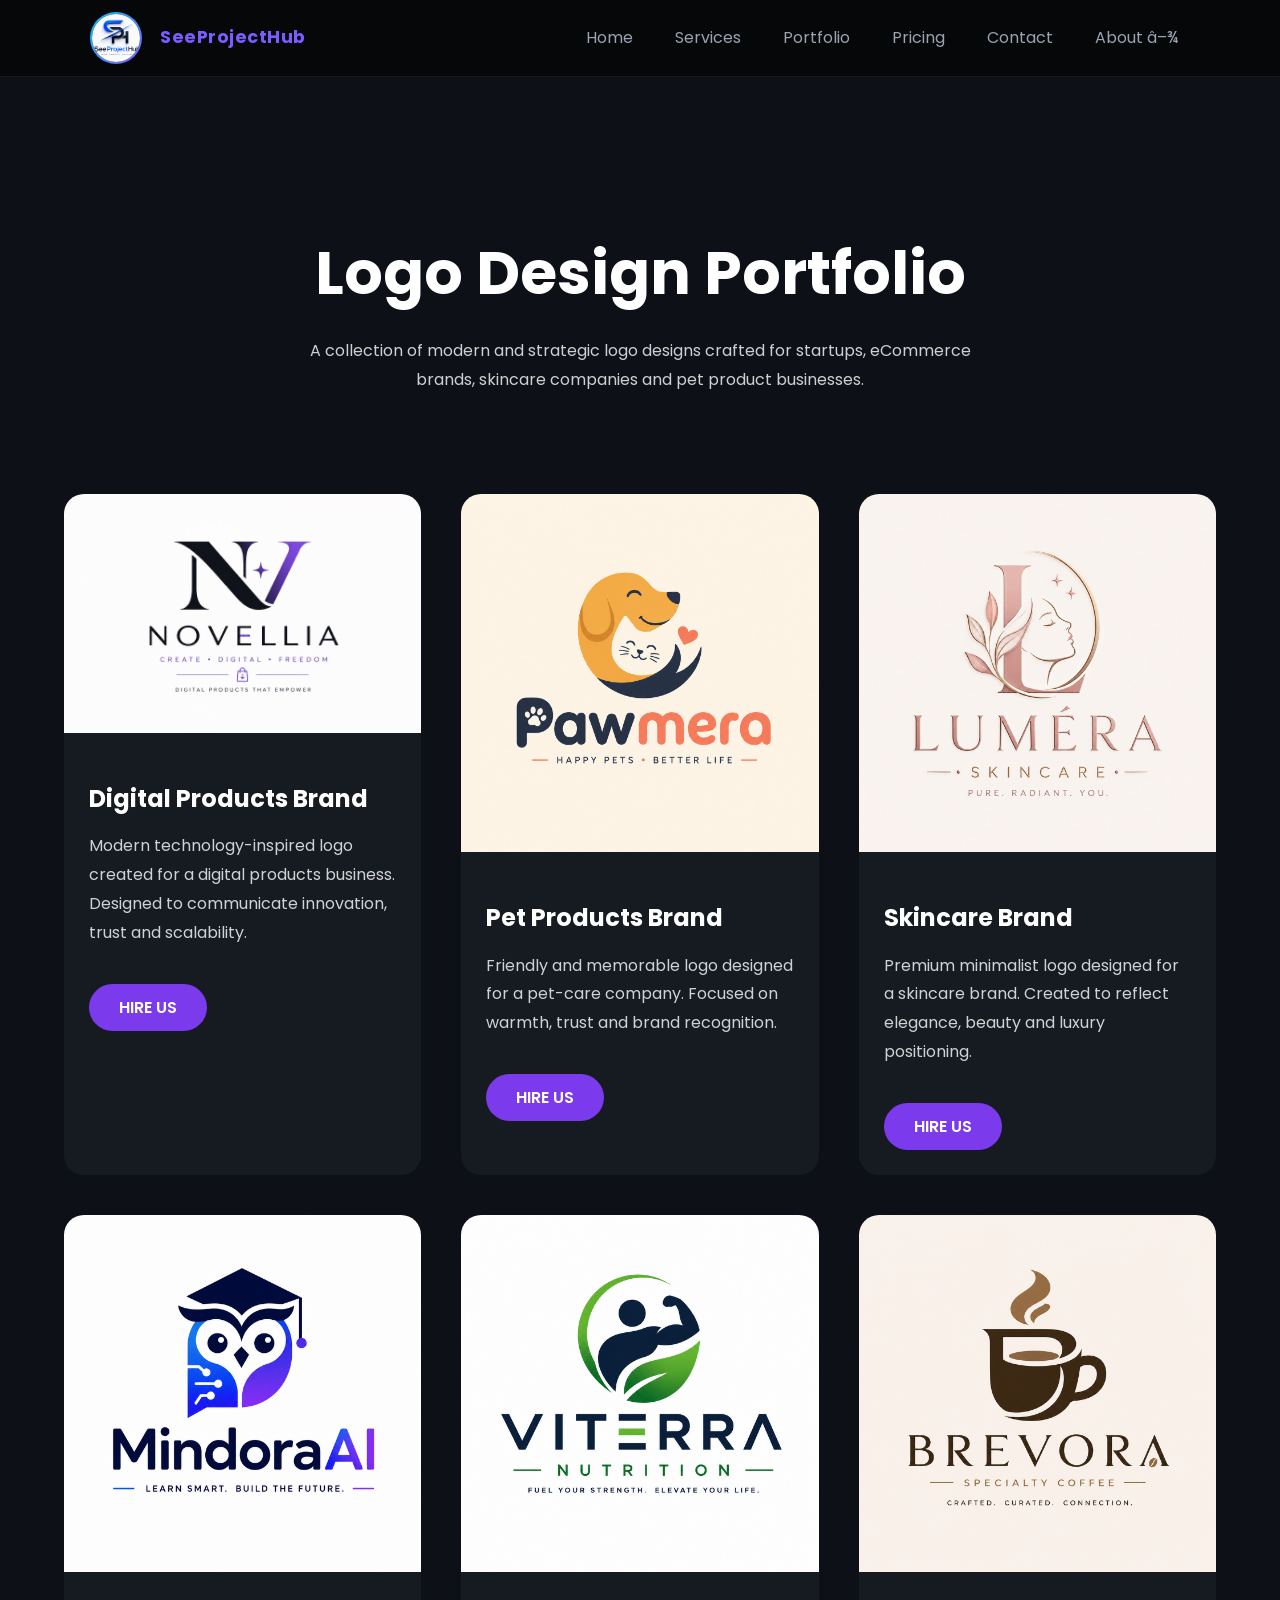
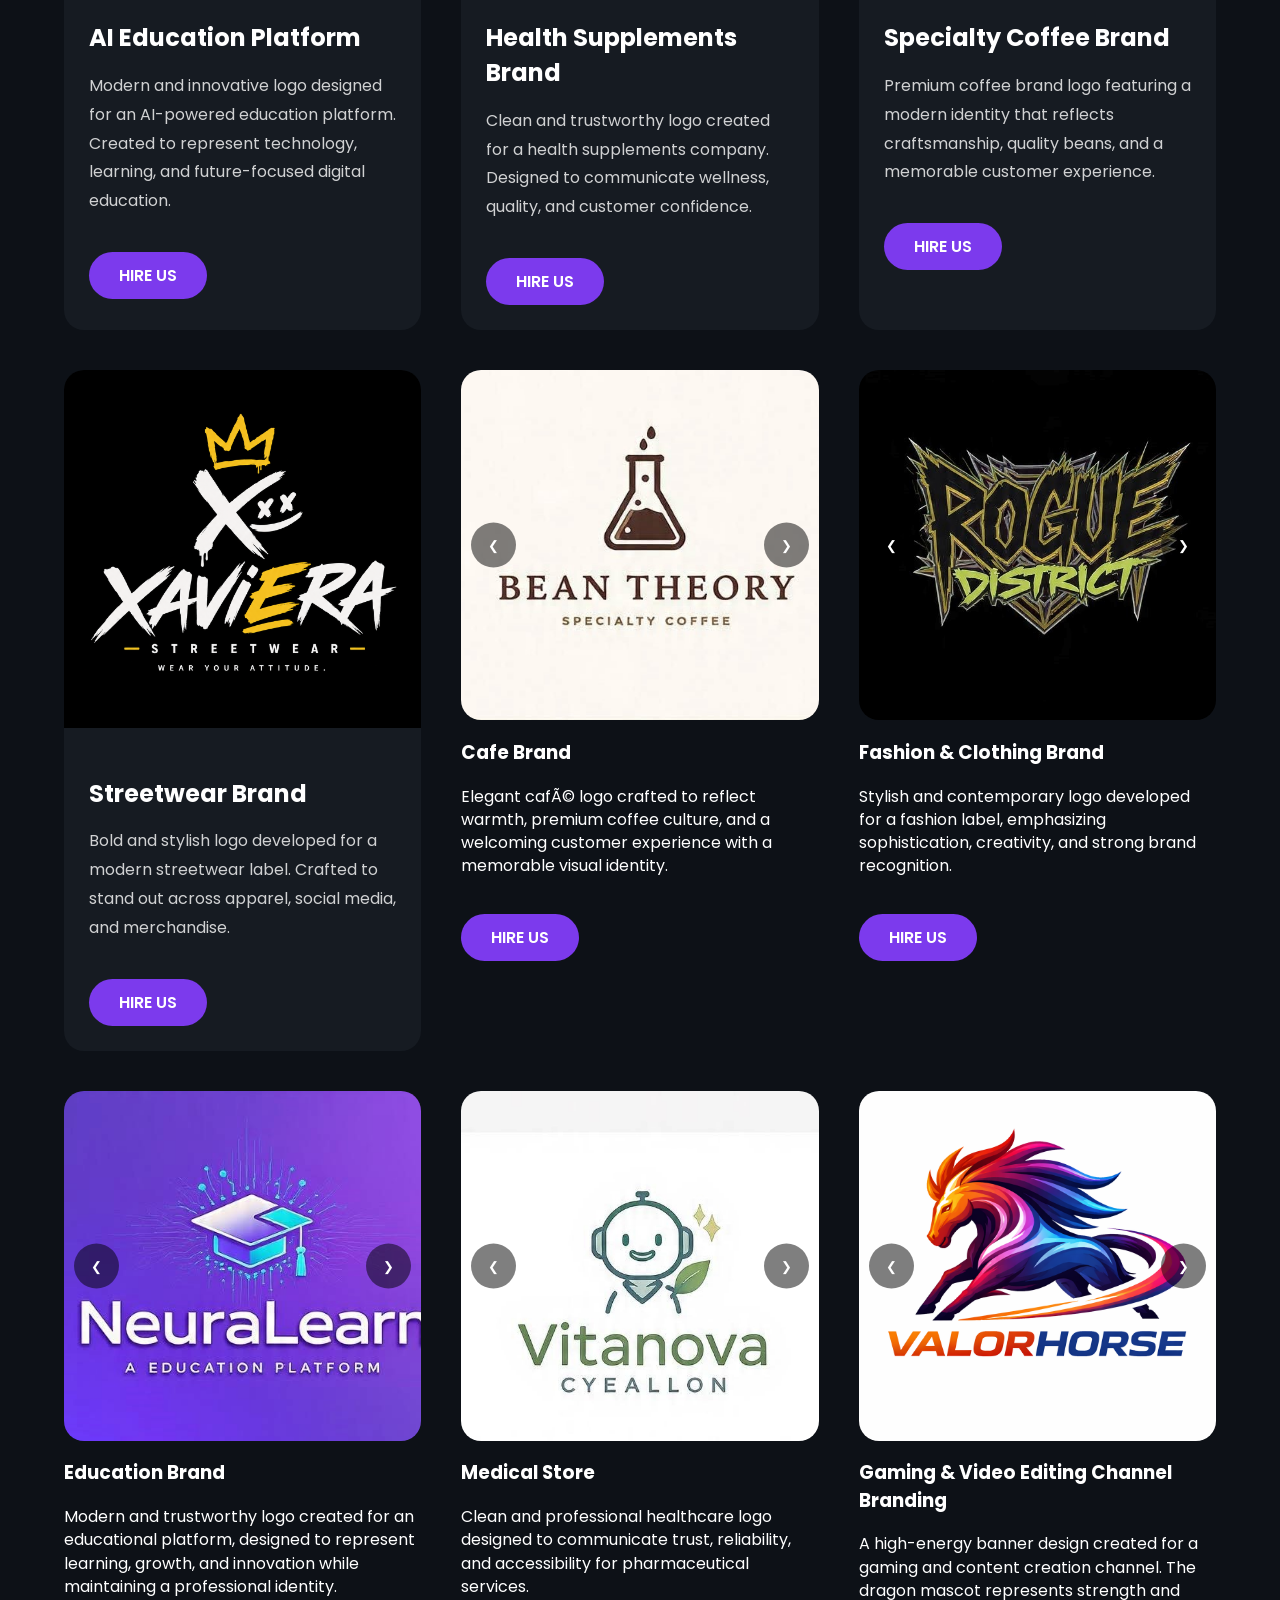
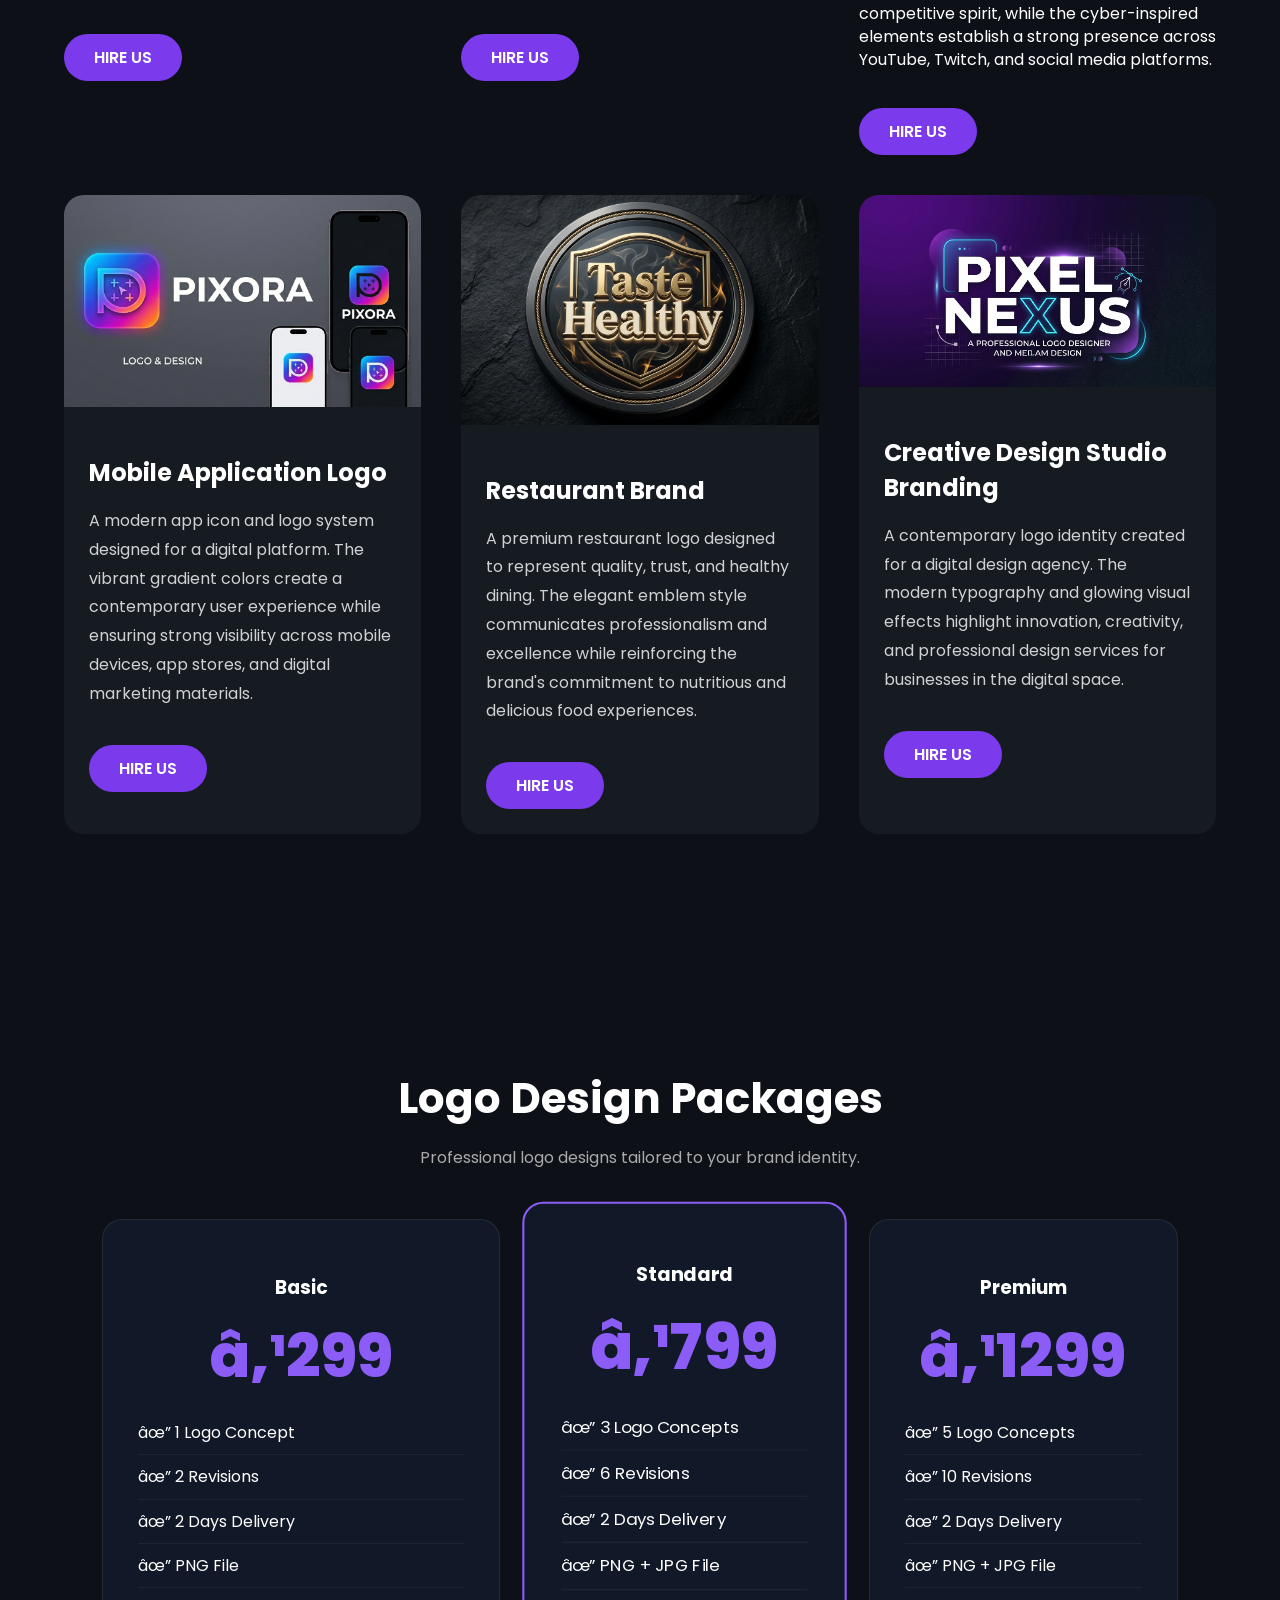
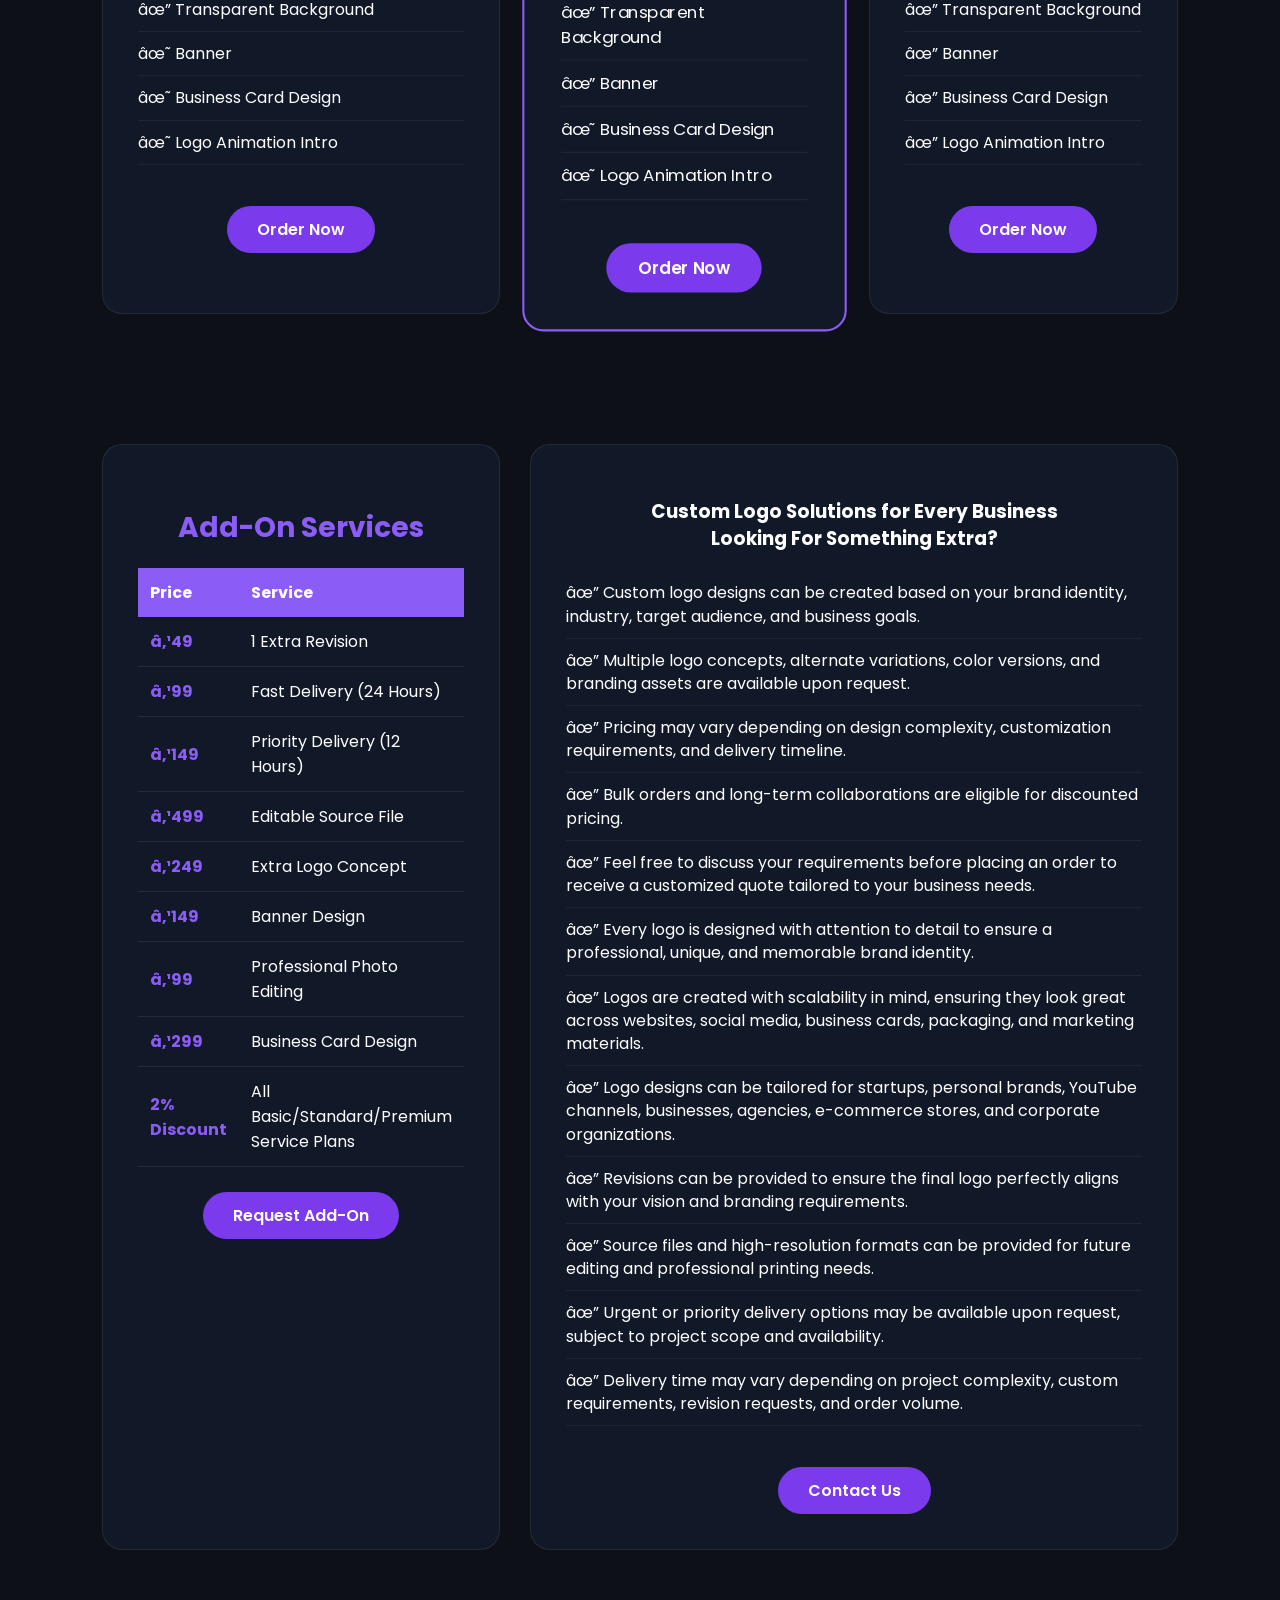
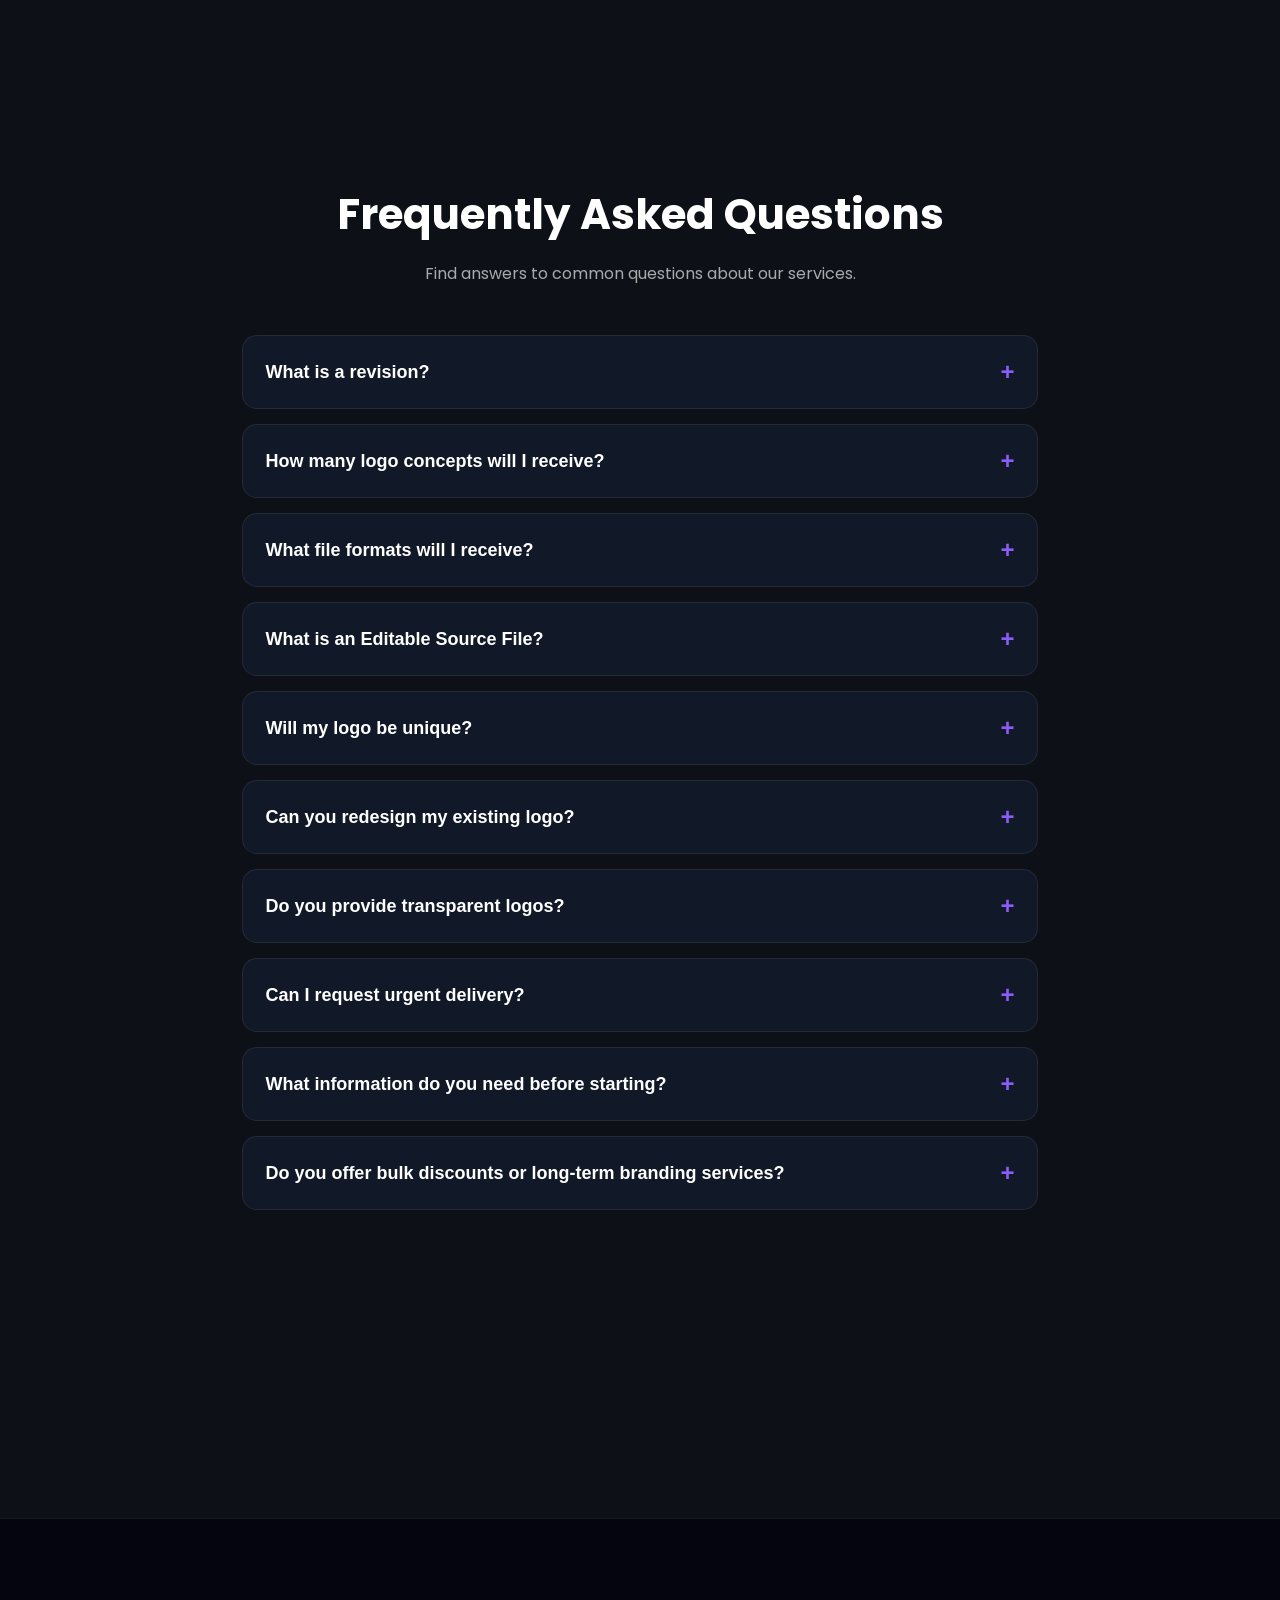
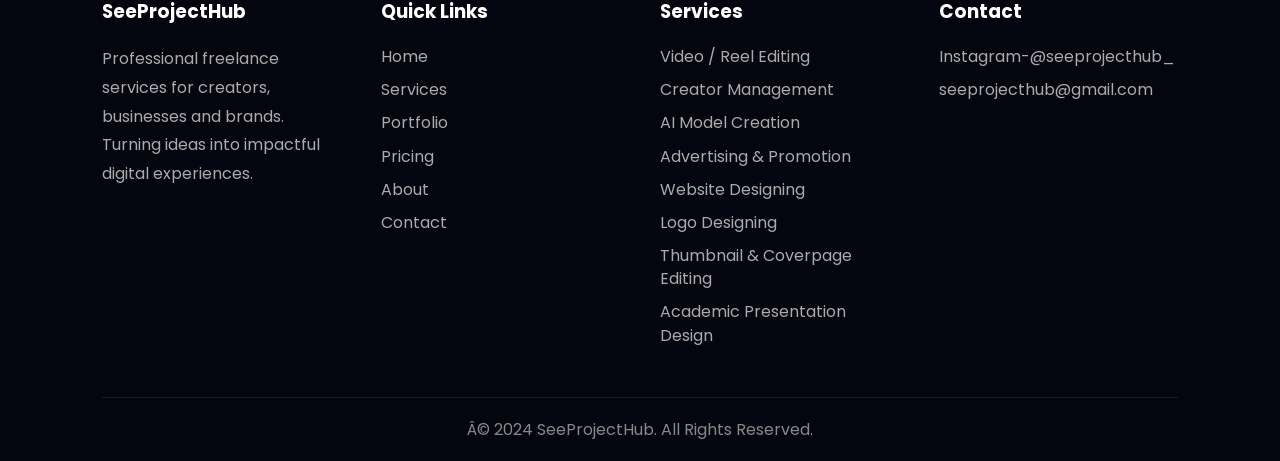
<file: portfolio/logo/logo-design.html>
<!-- header -->
		<header class="nav" id="top">
			<div class="container nav-inner">
			<a class="logo" href="#top">
    <img src="../../animation/logo.png" alt="SeeProjectHub Logo" class="logo-img">
    <span class="logo-text">SeeProjectHub</span>
</a>
						<nav class="nav-links">
							<!-- Home button to jump back to the hero section -->
							<a href="../../index.html#home">Home</a>
							<a href="../../index.html#servicess">Services</a>
							<a href="../portfolio.html">Portfolio</a>
							<a href="../../pricing/pricing.html">Pricing</a>
							<a href="../../index.html#contact">Contact</a>
							<div class="dropdown">
    <a href="#">About ▾</a>

    <div class="dropdown-content">
        <a href="../../index.html#team">About Us</a>
        <a href="../../privacy-policy/privacy.html">Privacy Policy</a>
						</nav>
				<!-- Mobile Button -->
                <button class="nav-toggle">☰</button>

                <!-- Mobile Dropdown -->
    			<div class="mobile-dropdown">
					<a href="../../index.html#home">Home</a>
					<a href="../../index.html#servicess">Services</a>
					<a href="../portfolio.html">Portfolio</a>
					<a href="../../pricing/pricing.html">Pricing</a>
					<a href="../../index.html#contact">Contact</a>
					<a href="../../index.html#team">About Us</a>
					<a href="../../privacy-policy/privacy.html">Privacy Policy</a>
				</div>
			</div>
		</header>

<!-- body -->
<!DOCTYPE html>
<html lang="en">
<head>
<meta charset="UTF-8">
<meta name="viewport" content="width=device-width, initial-scale=1.0">

<title>Logo Design Portfolio</title>

<link rel="stylesheet" href="logo-design.css">

<link rel="preconnect" href="https://fonts.googleapis.com">
<link href="https://fonts.googleapis.com/css2?family=Poppins:wght@300;400;500;600;700&display=swap" rel="stylesheet">
</head>

<body>

<section class="hero">

    <h1>Logo Design Portfolio</h1>

    <p>
        A collection of modern and strategic logo designs crafted
        for startups, eCommerce brands, skincare companies and pet product businesses.
    </p>

</section>


<section class="portfolio">

    <!-- Card 1 -->

    <div class="card">

        <div class="image-box">
            <img src="../../animation/LOGO portfolio/DigitalProducts.png" alt="">
        </div>

        <div class="content">

            <h3>Digital Products Brand</h3>

            <p>
                Modern technology-inspired logo created for a digital
                products business. Designed to communicate innovation,
                trust and scalability.
            </p>
            <a href="../../index.html#contact" class="hire-btn">
                HIRE US
            </a>
        </div>

    </div>


    <!-- Card 2 -->

    <div class="card">

        <div class="image-box">
            <img src="../../animation/LOGO portfolio/Pet Products Brand.png" alt="">
        </div>

        <div class="content">

            <h3>Pet Products Brand</h3>

            <p>
                Friendly and memorable logo designed for a pet-care
                company. Focused on warmth, trust and brand recognition.
            </p>
            <a href="../../index.html#contact" class="hire-btn">
                HIRE US
            </a>
        </div>

    </div>  


    <!-- Card 3 -->

    <div class="card">

        <div class="image-box">
            <img src="../../animation/LOGO portfolio/Skincare Brand.png" alt="">
        </div>

        <div class="content">

            <h3>Skincare Brand</h3>

            <p>
                Premium minimalist logo designed for a skincare brand.
                Created to reflect elegance, beauty and luxury positioning.
            </p>

            <a href="../../index.html#contact" class="hire-btn">
                HIRE US
            </a>

        </div>

    </div>

    <!-- Card 4 -->
<div class="card">
    <div class="image-box">
        <img src="../../animation/LOGO portfolio/AI Education Platform.png" alt="AI Education Platform">
    </div>
    <div class="content">
        <h3>AI Education Platform</h3>
        <p>
            Modern and innovative logo designed for an AI-powered education platform. Created to represent technology, learning, and future-focused digital education.
        </p>
        <a href="../../index.html#contact" class="hire-btn">
            HIRE US
        </a>
    </div>
</div>
    <!-- Card 5 -->
    <div class="card">
        <div class="image-box">
            <img src="../../animation/LOGO portfolio/Health Supplements Brand.png" alt="Health Supplements Brand">
        </div>

        <div class="content">
            <h3>Health Supplements Brand</h3>
        <p>
            Clean and trustworthy logo created for a health supplements company. Designed to communicate wellness, quality, and customer confidence.
        </p>

        <a href="../../index.html#contact" class="hire-btn">
            HIRE US
        </a>

    </div>

    </div>
    <!-- Card 6 -->
     <div class="card">

    <div class="image-box">
        <img src="../../animation/LOGO portfolio/Specialty Coffee Brand.png" alt="Specialty Coffee Brand">
    </div>

    <div class="content">

        <h3>Specialty Coffee Brand</h3>

        <p>
            Premium coffee brand logo featuring a modern identity that reflects craftsmanship, quality beans, and a memorable customer experience.
        </p>

        <a href="../../index.html#contact" class="hire-btn">
            HIRE US
        </a>

    </div>

</div>
    <!-- Card 7 --> 
<div class="card">

    <div class="image-box">
        <img src="../../animation/LOGO portfolio/Streetwear Brand.png" alt="Streetwear Brand">
    </div>

    <div class="content">

        <h3>Streetwear Brand</h3>

        <p>
            Bold and stylish logo developed for a modern streetwear label. Crafted to stand out across apparel, social media, and merchandise.
        </p>

        <a href="../../index.html#contact" class="hire-btn">
            HIRE US
        </a>

    </div>
</div>
    <!-- Card 8 -->
<div class="logo-card" data-animate>
    <div class="logo-slider">
        <div class="slides">
            <img src="../../animation/LOGO portfolio/cafe (2).jpg" alt="Cafe Brand">
            <img src="../../animation/LOGO portfolio/cafe (3).jpg" alt="Cafe Logo">
            <img src="../../animation/LOGO portfolio/cafe (4).jpg" alt="Cafe Brand">
        </div>
        <button class="prev">&#10094;</button>
        <button class="next">&#10095;</button>
    </div>
    <div class="logo-content">
        <h3>Cafe Brand</h3>
        <p>
            Elegant café logo crafted to reflect warmth, premium coffee culture,
            and a welcoming customer experience with a memorable visual identity.
        </p>
        <a href="../../index.html#contact" class="hire-btn">
            HIRE US
        </a>
    </div>
</div>
<!-- Card 9 -->
 <div class="logo-card" data-animate>
    <div class="logo-slider">
        <div class="slides">
            <img src="../../animation/LOGO portfolio/clothing brand (2).jpg" alt="Fashion & Clothing Brand">
            <img src="../../animation/LOGO portfolio/clothing brand (3).jpg" alt="Fashion & Clothing Brand">
        </div>
        <button class="prev">&#10094;</button>
        <button class="next">&#10095;</button>
    </div>
    <div class="logo-content">
        <h3>Fashion & Clothing Brand</h3>
        <p>
            Stylish and contemporary logo developed for a fashion label,
            emphasizing sophistication, creativity, and strong brand recognition.
        </p>
        <a href="../../index.html#contact" class="hire-btn">
            HIRE US
        </a>
    </div>
</div>
<!-- Card 10 -->
<div class="logo-card" data-animate>
    <div class="logo-slider">
        <div class="slides">
            <img src="../../animation/LOGO portfolio/education (2).jpg" alt="Education Brand">
            <img src="../../animation/LOGO portfolio/education (3).jpg" alt="Education Brand">
            <img src="../../animation/LOGO portfolio/education (4).jpg" alt="Education Brand">
        </div>
        <button class="prev">&#10094;</button>
        <button class="next">&#10095;</button>
    </div>
    <div class="logo-content">
        <h3>Education Brand</h3>
        <p>
            Modern and trustworthy logo created for an educational platform,
            designed to represent learning, growth, and innovation while
            maintaining a professional identity.
        </p>
        <a href="../../index.html#contact" class="hire-btn">
            HIRE US
        </a>
    </div>
</div>
<!-- Card 11 -->
<div class="logo-card" data-animate>
    <div class="logo-slider">
        <div class="slides">
            <img src="../../animation/LOGO portfolio/medical store (3).jpg" alt="Medical Store">
            <img src="../../animation/LOGO portfolio/medical store (2).jpg" alt="Medical Store">
        </div>
        <button class="prev">&#10094;</button>
        <button class="next">&#10095;</button>
    </div>
    <div class="logo-content">
        <h3>Medical Store</h3>
        <p>
            Clean and professional healthcare logo designed to communicate
            trust, reliability, and accessibility for pharmaceutical services.
        </p>
        <a href="../../index.html#contact" class="hire-btn">
            HIRE US
        </a>
    </div>
</div>
<!-- Card 12 -->
<div class="logo-card" data-animate>
    <div class="logo-slider">
        <div class="slides">
            <img src="../../animation/LOGO portfolio/ValorHorse logo design in bold colors.png" alt="Gaming & Video Editing Channel Branding">
            <img src="../../animation/LOGO portfolio/VortexEdits logo with fierce dragon.png" alt="Gaming & Video Editing Channel Branding">
            <img src="../../animation/LOGO portfolio/yt.png" alt="Gaming & Video Editing Channel Branding">
            <img src="../../animation/LOGO portfolio/ytbanner.png" alt="Gaming & Video Editing Channel Branding">
        </div>
        <button class="prev">&#10094;</button>
        <button class="next">&#10095;</button>
    </div>
    <div class="logo-content">
        <h3>Gaming & Video Editing Channel Branding</h3>
        <p>
            A high-energy banner design created for a gaming and content creation channel.
            The dragon mascot represents strength and competitive spirit, while
            the cyber-inspired elements establish a strong presence across YouTube, Twitch, and
            social media platforms.
        </p>
        <a href="../../index.html#contact" class="hire-btn">
            HIRE US
        </a>
    </div>
</div>
<!-- Card 13 -->
<div class="card">
    <div class="image-box">
        <img src="../../animation/LOGO portfolio/app.png" alt="Mobile Application Logo">
    </div>
    <div class="content">
        <h3>Mobile Application Logo</h3>
        <p>
            A modern app icon and logo system designed for a digital platform.
            The vibrant gradient colors create a contemporary user experience
            while ensuring strong visibility across mobile devices,
            app stores, and digital marketing materials.
        </p>
        <a href="../../index.html#contact" class="hire-btn">
            HIRE US
        </a>
    </div>
</div>
<!-- Card 14 -->
<div class="card">
    <div class="image-box">
        <img src="../../animation/LOGO portfolio/tasthealthy.png" alt="Restaurant Brand">
    </div>
    <div class="content">
        <h3>Restaurant Brand</h3>
        <p>
            A premium restaurant logo designed to represent quality, trust, and healthy dining.
            The elegant emblem style communicates professionalism and excellence while reinforcing
            the brand's commitment to nutritious and delicious food experiences.
        </p>
        <a href="../../index.html#contact" class="hire-btn">
            HIRE US
        </a>
    </div>
</div>
<!-- Card 15 -->
<div class="card">
    <div class="image-box">
        <img src="../../animation/LOGO portfolio/repdf.png" alt="Creative Design Studio Branding">
    </div>
    <div class="content">
        <h3>Creative Design Studio Branding</h3>
        <p>
            A contemporary logo identity created for a digital design agency.
            The modern typography and glowing visual effects highlight
            innovation, creativity, and professional design services for businesses in the digital space.
        </p>
        <a href="../../index.html#contact" class="hire-btn">
            HIRE US
        </a>
    </div>
</div>


</div>


</div>
</section>

<!-- pricing -->
<section class="pricing-section" id="price">
    <h2>Logo Design Packages</h2>
    <p class="pricing-subtitle">
        Professional logo designs tailored to your brand identity.
    </p>

    <div class="pricing-table">

        <!-- Basic -->
        <div class="price-card">
            <h3>Basic</h3>
            <div class="price">₹299</div>

            <ul>
                <li>✔ 1 Logo Concept</li>
                <li>✔ 2 Revisions</li>
                <li>✔ 2 Days Delivery</li>
                <li>✔ PNG File</li>
                <li>✔ Transparent Background</li>
                <li>✘ Banner</li>
                <li>✘ Business Card Design</li>
                <li>✘ Logo Animation Intro</li>
            </ul>

            <a href="../../index.html#contact" class="hire-btn">
                Order Now
            </a>
        </div>

        <!-- Standard -->
        <div class="price-card featured">
            <h3>Standard</h3>
            <div class="price">₹799</div>

            <ul>
                <li>✔ 3 Logo Concepts</li>
                <li>✔ 6 Revisions</li>
                <li>✔ 2 Days Delivery</li>
                <li>✔ PNG + JPG File</li>
                <li>✔ Transparent Background</li>
                <li>✔ Banner</li>
                <li>✘ Business Card Design</li>
                <li>✘ Logo Animation Intro</li>
            </ul>

            <a href="../../index.html#contact" class="hire-btn">
                Order Now
            </a>
        </div>

        <!-- Premium -->
        <div class="price-card">
            <h3>Premium</h3>
            <div class="price">₹1299</div>

            <ul>
                <li>✔ 5 Logo Concepts</li>
                <li>✔ 10 Revisions</li>
                <li>✔ 2 Days Delivery</li>
                <li>✔ PNG + JPG File</li>
                <li>✔ Transparent Background</li>
                <li>✔ Banner</li>
                <li>✔ Business Card Design</li>
                <li>✔ Logo Animation Intro</li>
            </ul>

            <a href="../../index.html#contact" class="hire-btn">
                Order Now
            </a>
        </div>

<br>
<br>
<br>
<!--add -->
<div class="price-card addon-card">
    <h3>Add-On Services</h3>

    <table class="addon-table">

        <tr>
            <th>Price</th>
            <th>Service</th>
        </tr>
        <tr>
            <td>₹49</td>
            <td>1 Extra Revision</td>
        </tr>
        <tr>
            <td>₹99</td>
            <td>Fast Delivery (24 Hours)</td>
        </tr>

        <tr>
            <td>₹149</td>
            <td>Priority Delivery (12 Hours)</td>
        </tr>
        <tr>
            <td>₹499</td>
            <td>Editable Source File</td>
        </tr>
        <tr>
            <td>₹249</td>
            <td>Extra Logo Concept</td>
        </tr>
        <tr>
            <td>₹149</td>
            <td>Banner Design</td>
        </tr>
        <tr>
            <td>₹99</td>
            <td>Professional Photo Editing</td>
        </tr>
        <tr>
            <td>₹299</td>
            <td>Business Card Design</td>
        </tr>
        <tr>
            <td>2% Discount</td>
            <td>All Basic/Standard/Premium Service Plans</td>
        </tr>
    </table>
    <a href="../../index.html#contact" class="hire-btn">
        Request Add-On
    </a>
</div>


        <!-- details -->
        <div class="price-card custom-card">
            <h3>
    Custom Logo Solutions for Every Business<br>
    Looking For Something Extra?
</h3>

<ul>
    <li>✔ Custom logo designs can be created based on your brand identity, industry, target audience, and business goals.</li>

    <li>✔ Multiple logo concepts, alternate variations, color versions, and branding assets are available upon request.</li>

    <li>✔ Pricing may vary depending on design complexity, customization requirements, and delivery timeline.</li>

    <li>✔ Bulk orders and long-term collaborations are eligible for discounted pricing.</li>

    <li>✔ Feel free to discuss your requirements before placing an order to receive a customized quote tailored to your business needs.</li>

    <li>✔ Every logo is designed with attention to detail to ensure a professional, unique, and memorable brand identity.</li>

    <li>✔ Logos are created with scalability in mind, ensuring they look great across websites, social media, business cards, packaging, and marketing materials.</li>

    <li>✔ Logo designs can be tailored for startups, personal brands, YouTube channels, businesses, agencies, e-commerce stores, and corporate organizations.</li>

    <li>✔ Revisions can be provided to ensure the final logo perfectly aligns with your vision and branding requirements.</li>

    <li>✔ Source files and high-resolution formats can be provided for future editing and professional printing needs.</li>

    <li>✔ Urgent or priority delivery options may be available upon request, subject to project scope and availability.</li>

    <li>✔ Delivery time may vary depending on project complexity, custom requirements, revision requests, and order volume.</li>
</ul>

            <a href="../../index.html#contact" class="hire-btn">
                Contact Us
            </a>
        </div>

    </div>
</section>
<!--FAQS-->

<section class="faq-section">
    <h2>Frequently Asked Questions</h2>
    <p class="faq-subtitle">Find answers to common questions about our services.</p>

    <div class="faq-container">
        <div class="faq-item">
    <button class="faq-question">
        What is a revision?
        <span>+</span>
    </button>
    <div class="faq-answer">
        <p>
            A revision is a request to make changes to your logo after the first design concept is delivered.
            Examples include adjustments to colors, fonts, icon styles, layout, spacing, or other design elements.
            Creating an entirely new logo concept may be considered additional work.
        </p>
    </div>
</div>

<div class="faq-item">
    <button class="faq-question">
        How many logo concepts will I receive?
        <span>+</span>
    </button>
    <div class="faq-answer">
        <p>
            The number of logo concepts depends on the package you select. Higher-tier packages include more design concepts and variations.
        </p>
    </div>
</div>

<div class="faq-item">
    <button class="faq-question">
        What file formats will I receive?
        <span>+</span>
    </button>
    <div class="faq-answer">
        <p>
            Final logos are delivered in high-quality PNG and JPG formats. Depending on the package, editable source files such as PSD, AI, SVG, or EPS may also be included.
        </p>
    </div>
</div>

<div class="faq-item">
    <button class="faq-question">
        What is an Editable Source File?
        <span>+</span>
    </button>
    <div class="faq-answer">
        <p>
            An editable source file is the original design file used to create your logo. It allows future modifications, resizing, color changes, and professional editing without quality loss.
        </p>
    </div>
</div>

<div class="faq-item">
    <button class="faq-question">
        Will my logo be unique?
        <span>+</span>
    </button>
    <div class="faq-answer">
        <p>
            Yes. Every logo is designed specifically for your brand based on your requirements, industry, target audience, and visual preferences.
        </p>
    </div>
</div>

<div class="faq-item">
    <button class="faq-question">
        Can you redesign my existing logo?
        <span>+</span>
    </button>
    <div class="faq-answer">
        <p>
            Yes. We can modernize, refresh, or completely redesign your existing logo while maintaining your brand identity if desired.
        </p>
    </div>
</div>

<div class="faq-item">
    <button class="faq-question">
        Do you provide transparent logos?
        <span>+</span>
    </button>
    <div class="faq-answer">
        <p>
            Yes. Transparent PNG files are included so your logo can be used on websites, social media, merchandise, and marketing materials.
        </p>
    </div>
</div>

<div class="faq-item">
    <button class="faq-question">
        Can I request urgent delivery?
        <span>+</span>
    </button>
    <div class="faq-answer">
        <p>
            Yes. Fast and priority delivery options are available depending on project availability.
        </p>
    </div>
</div>

<div class="faq-item">
    <button class="faq-question">
        What information do you need before starting?
        <span>+</span>
    </button>
    <div class="faq-answer">
        <p>
            Please provide your business name, slogan (if any), industry, preferred colors, design style, and examples of logos you like.
        </p>
    </div>
</div>

<div class="faq-item">
    <button class="faq-question">
        Do you offer bulk discounts or long-term branding services?
        <span>+</span>
    </button>
    <div class="faq-answer">
        <p>
            Yes. Businesses requiring multiple branding assets or long-term design support may be eligible for discounted pricing.
        </p>
    </div>
</section>
<script>
document.addEventListener("DOMContentLoaded", () => {
    const faqButtons = document.querySelectorAll(".faq-question");

    faqButtons.forEach(button => {
        button.addEventListener("click", () => {
            const answer = button.nextElementSibling;

            if (answer.style.maxHeight) {
                answer.style.maxHeight = null;
            } else {
                answer.style.maxHeight = answer.scrollHeight + "px";
            }
        });
    });
});
</script>
</section>
<br>
<br>
<br>
<br>
		<!-- FOOTER -->
		<footer class="footer">
			<div class="footer-container">
				<div class="footer-column">
					<h3>SeeProjectHub</h3>
					<p>
						Professional freelance services for creators,
						businesses and brands.
						Turning ideas into impactful digital experiences.
					</p>
				</div>
				<div class="footer-column">
					<h3>Quick Links</h3>
					<a href="../../index.html#home">Home</a>
					<a href="../../index.html#services">Services</a>
					<a href="../portfolio.html">Portfolio</a>
					<a href="../../pricing/pricing.html">Pricing</a>
					<a href="../../index.html#team">About</a>
					<a href="../../index.html#contact">Contact</a>
				</div>
				<div class="footer-column">
					<h3>Services</h3>
					<a href="../Video Editing/Video.html">
						Video / Reel Editing
					</a>

					<a href="../ctm/ctm.html">
						Creator Management
					</a>

					<a href="../AI Model Creation/Model.html">
						AI Model Creation
					</a>

					<a href="../Advertising/Advertising.html">
						Advertising & Promotion
					</a>
					<a href="../Website Design/Website.html">
						Website Designing
					</a>
					<a href="../logo/logo-design.html">
						Logo Designing
					</a>
					<a href="../Thumbnail  Editing/thumbnail.html">
						Thumbnail & Coverpage Editing
					</a>
					<a href="../Academic Presentation & Document Design/Document.html">
						Academic Presentation Design
					</a>
				</div>
				<div class="footer-column">
					<h3>Contact</h3>
					<a href="https://instagram.com/seeprojecthub_">
						Instagram-@seeprojecthub_
					</a>
					<a href="mailto:seeprojecthub@gmail.com">
						seeprojecthub@gmail.com
					</a>
					
				</div>
			</div>
			<div class="footer-bottom">
				© 2024 SeeProjectHub. All Rights Reserved.
			</div>
		</footer>


<script src="logo-design.js"></script>

</body>
</html>
</file>
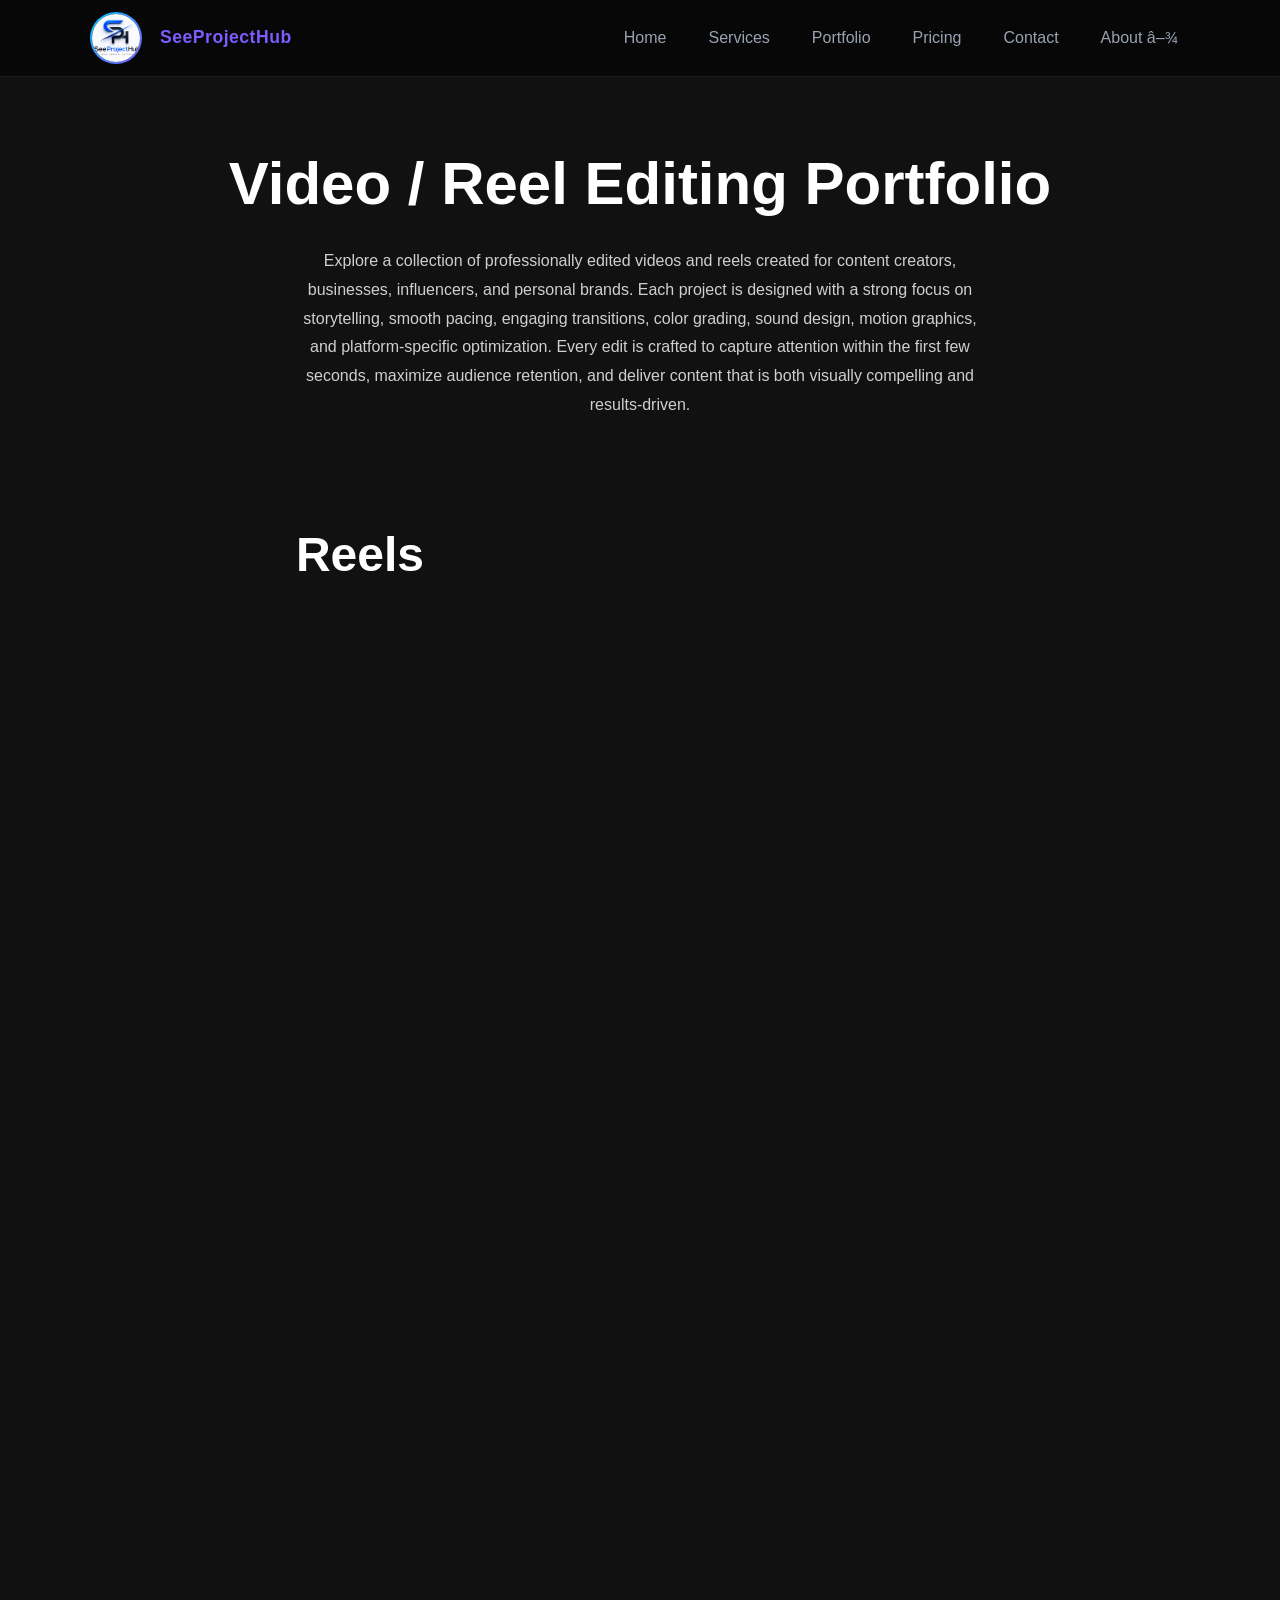
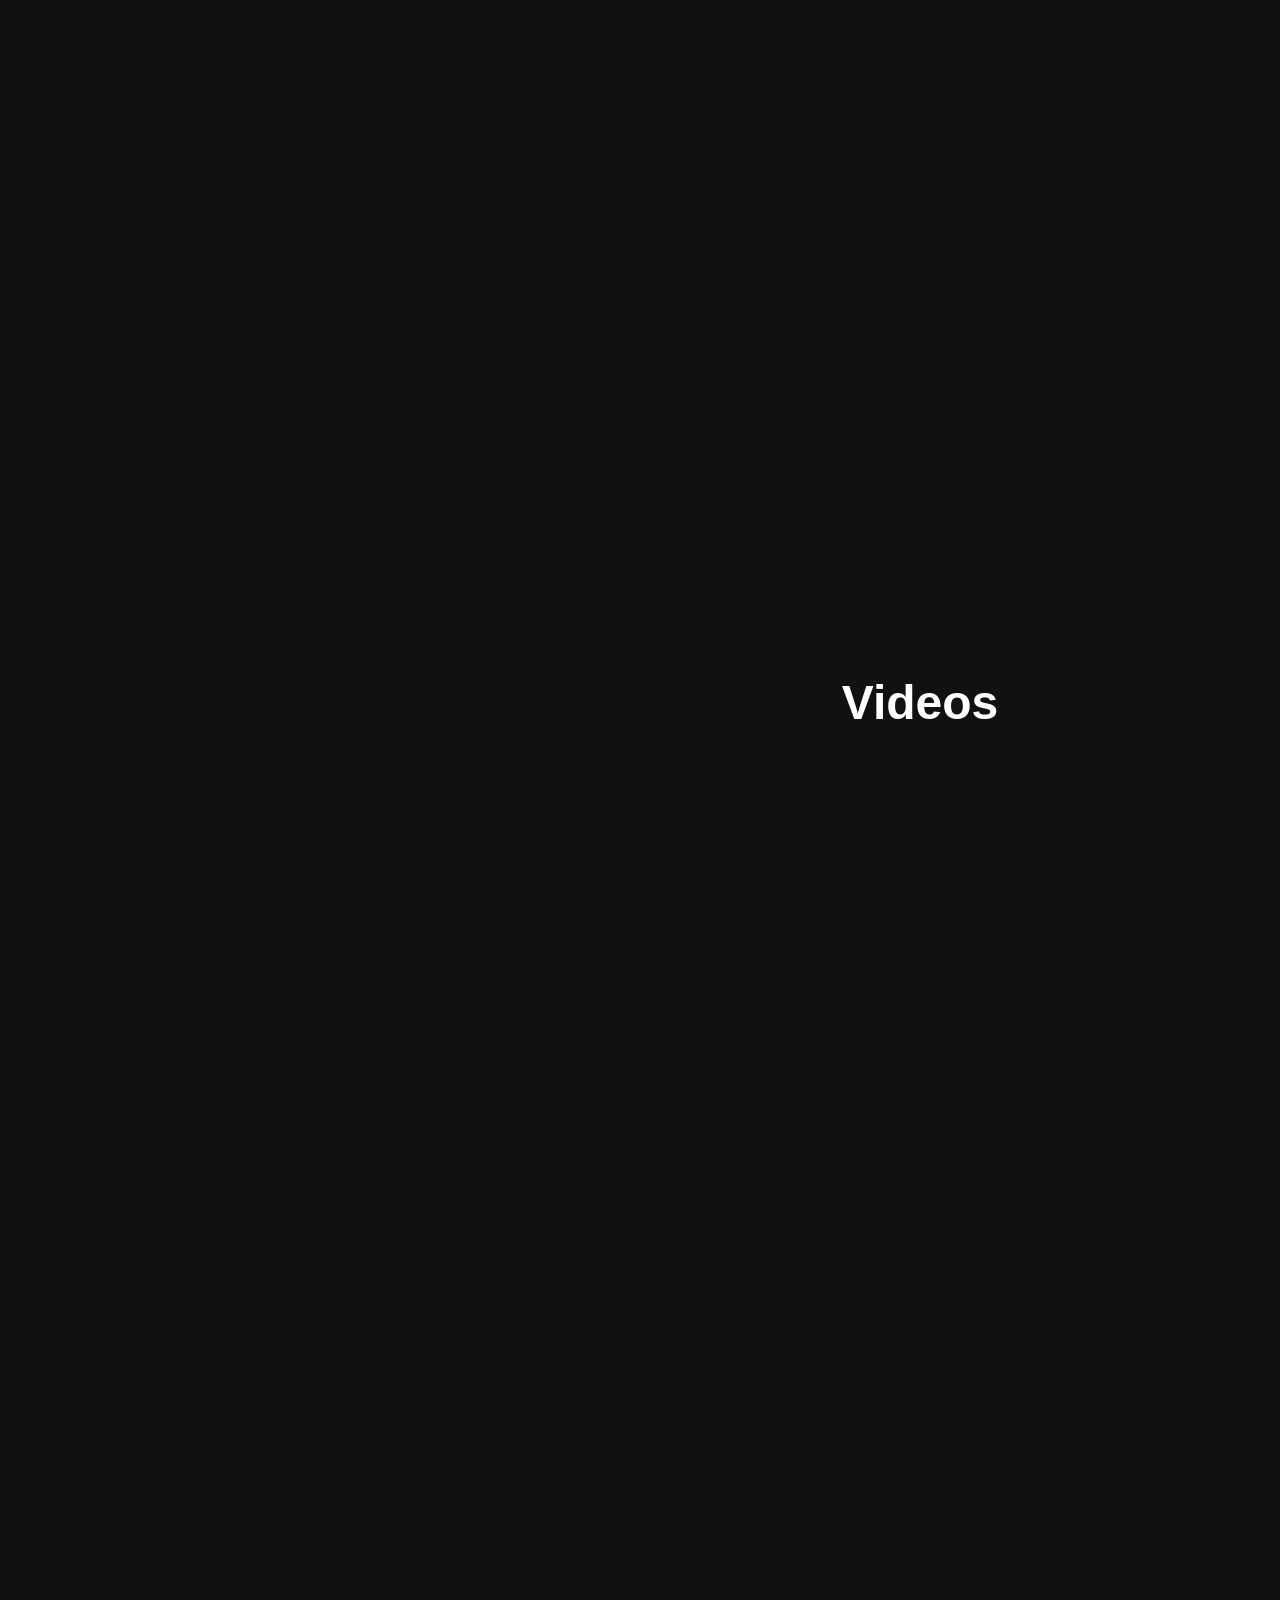
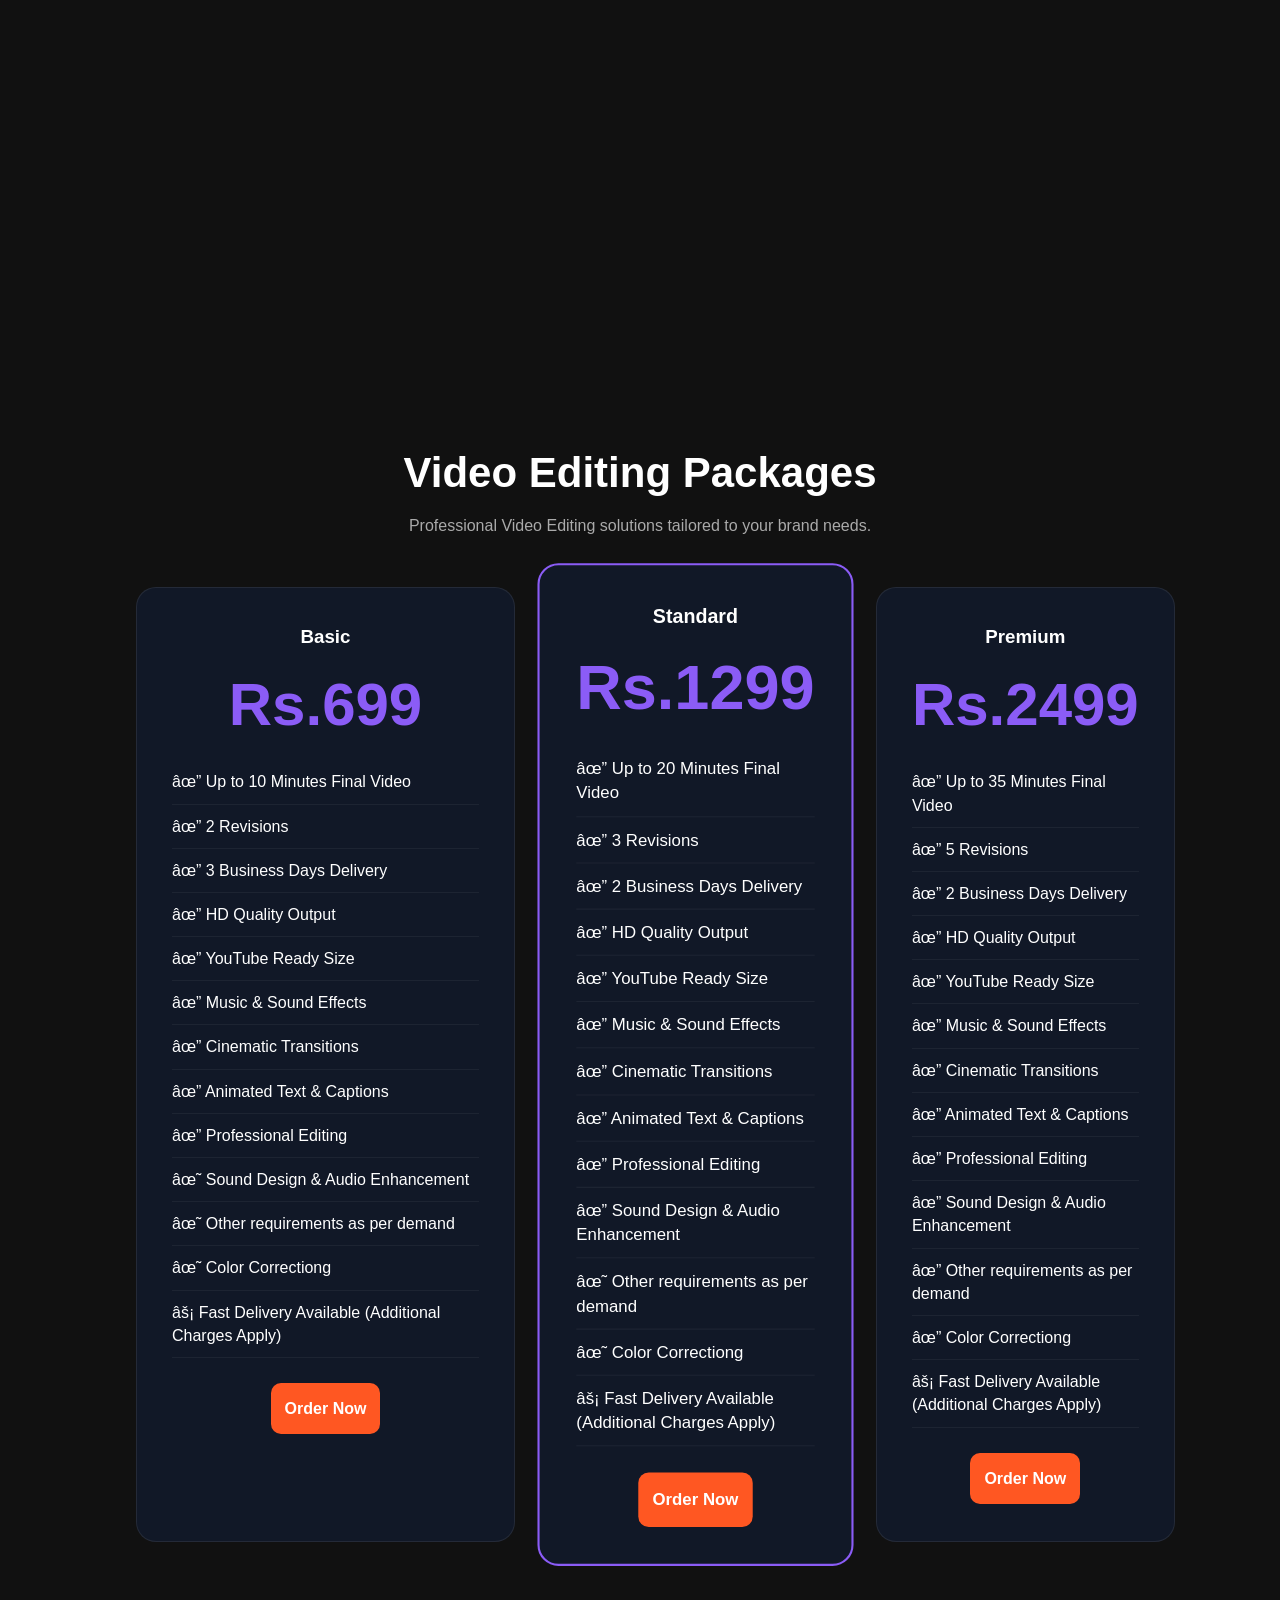
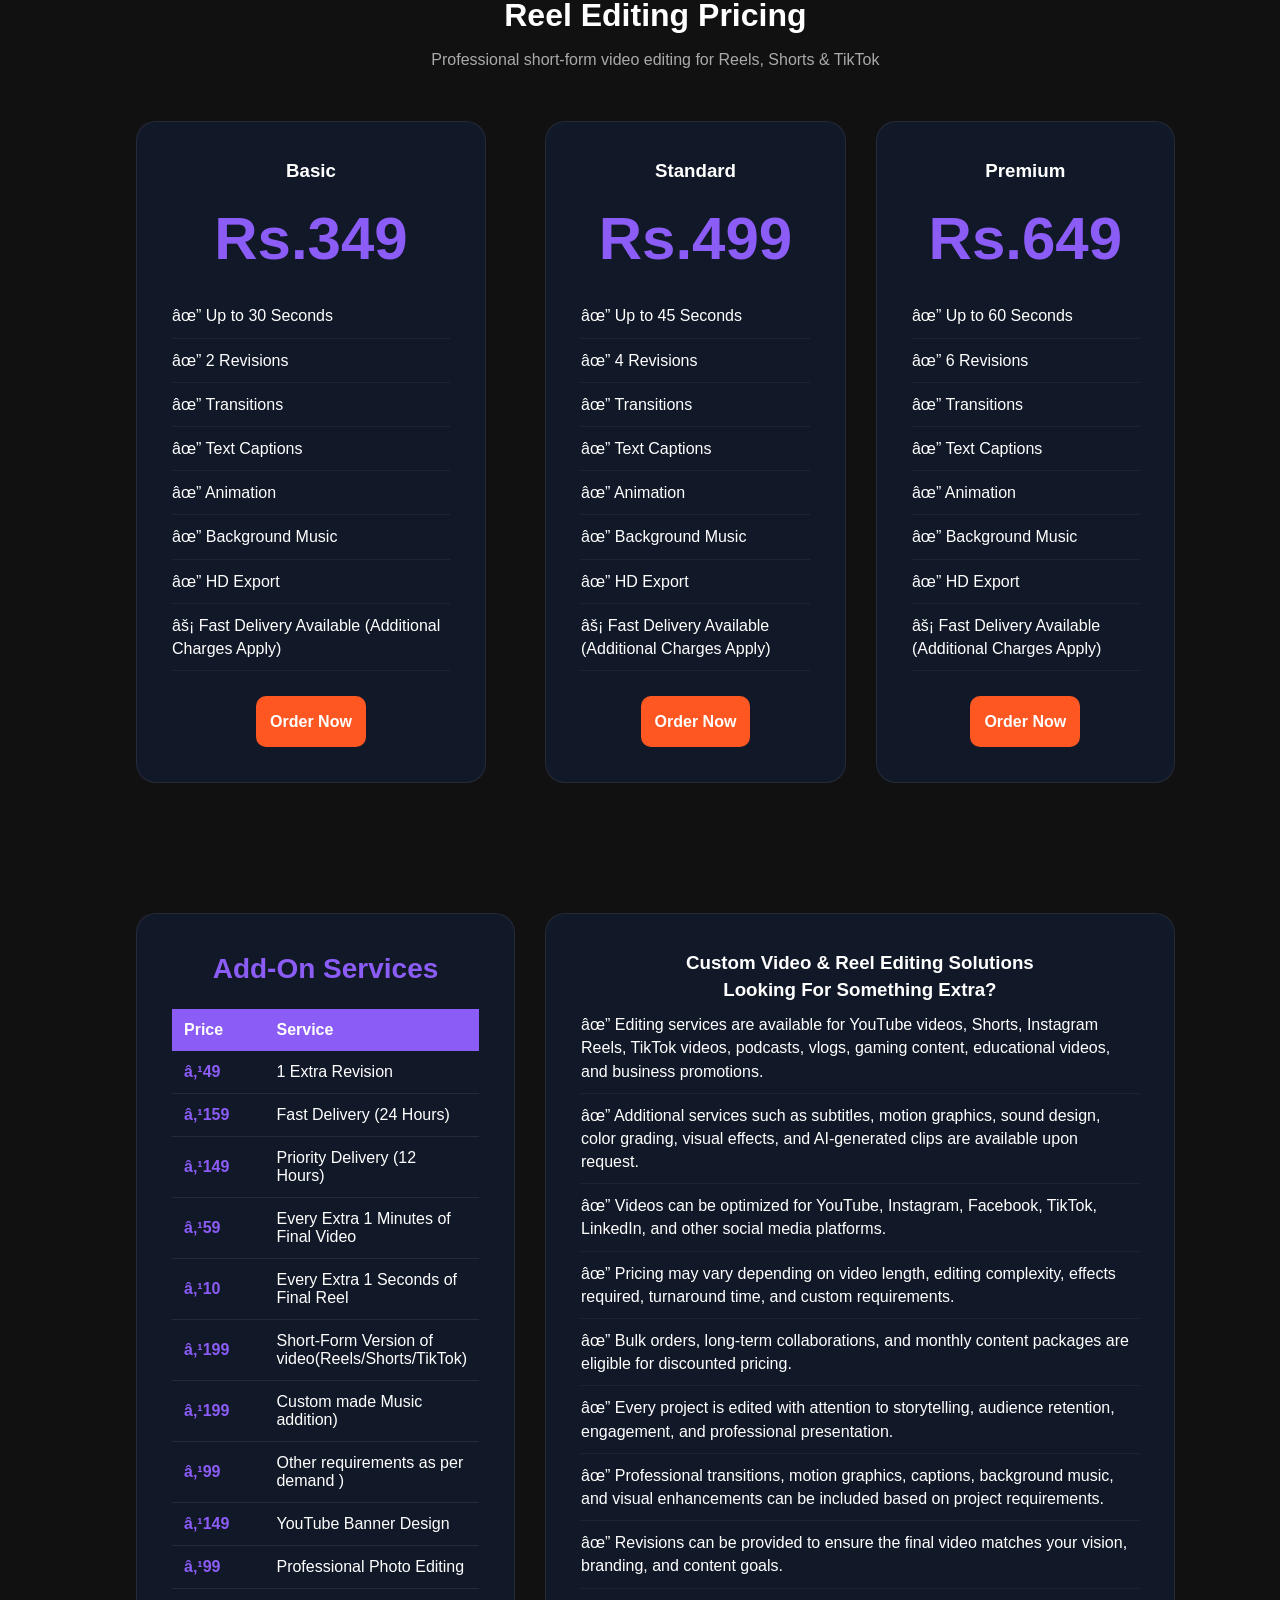
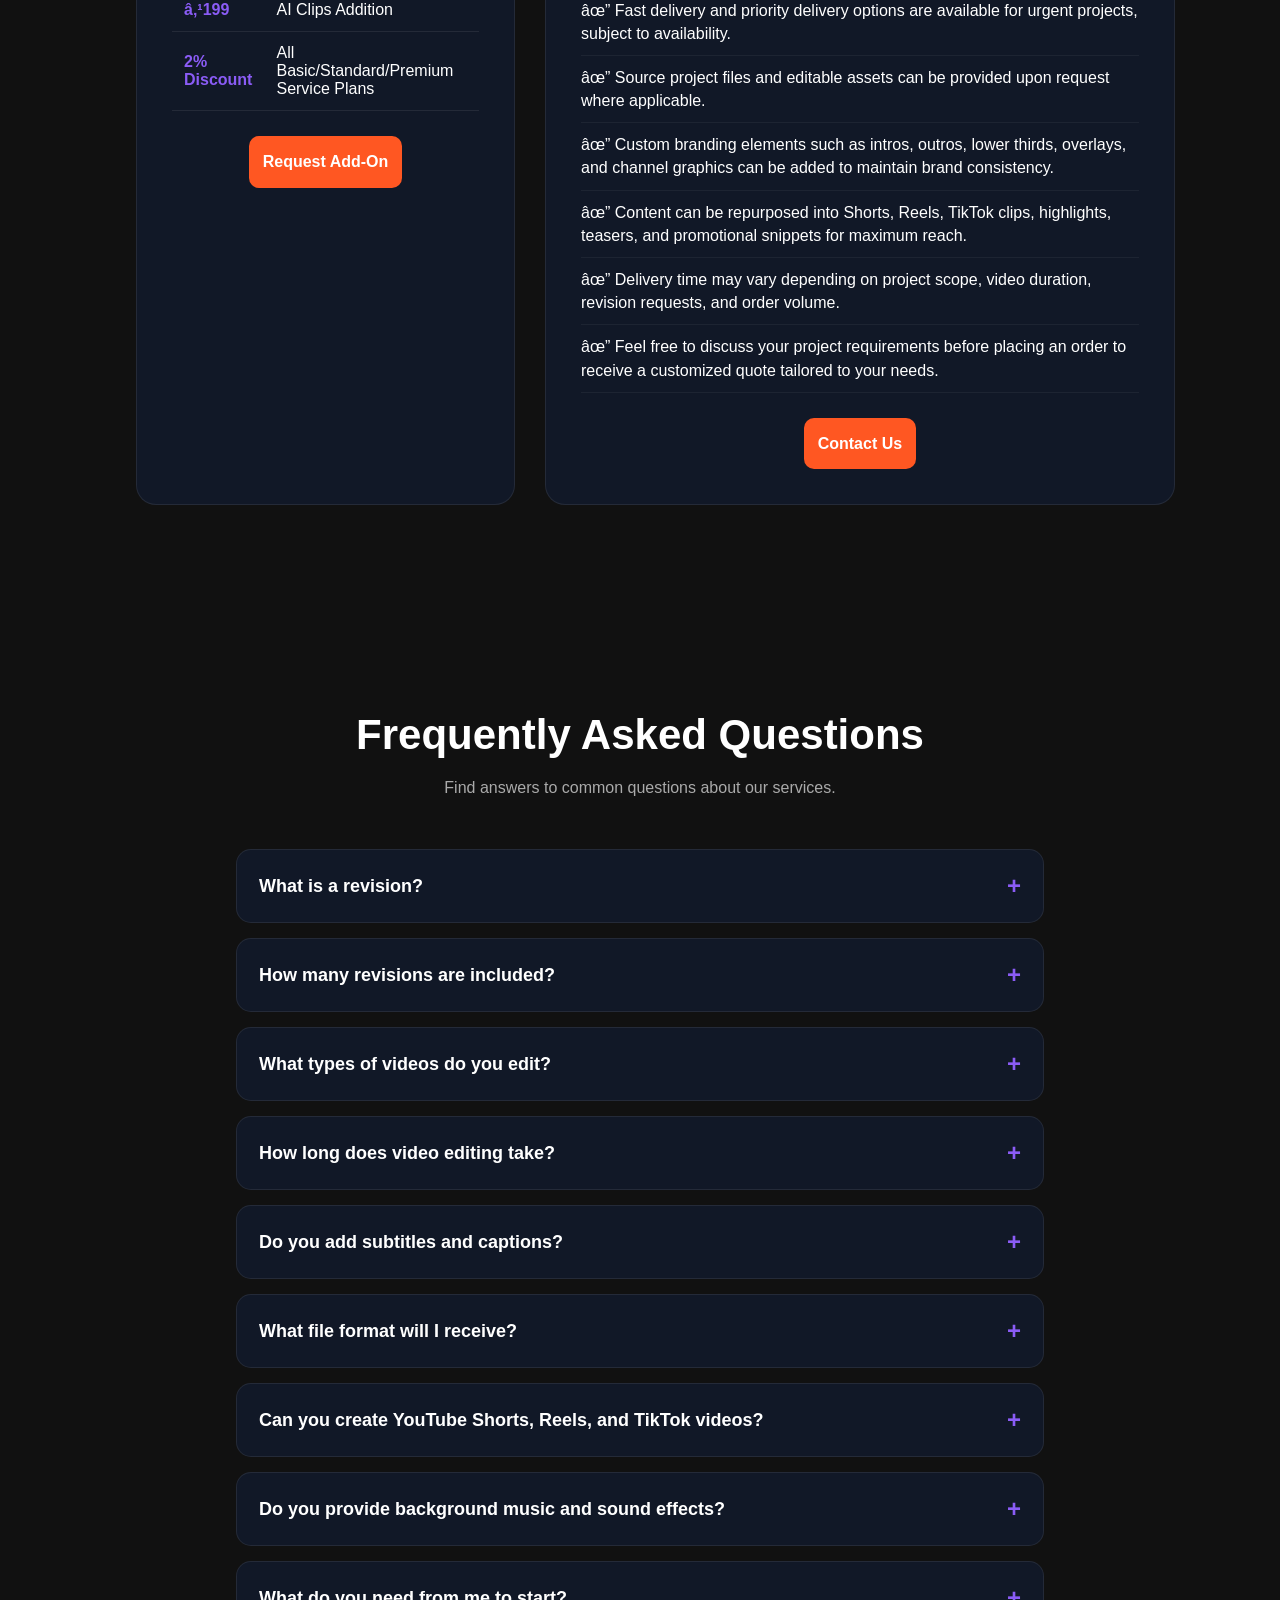
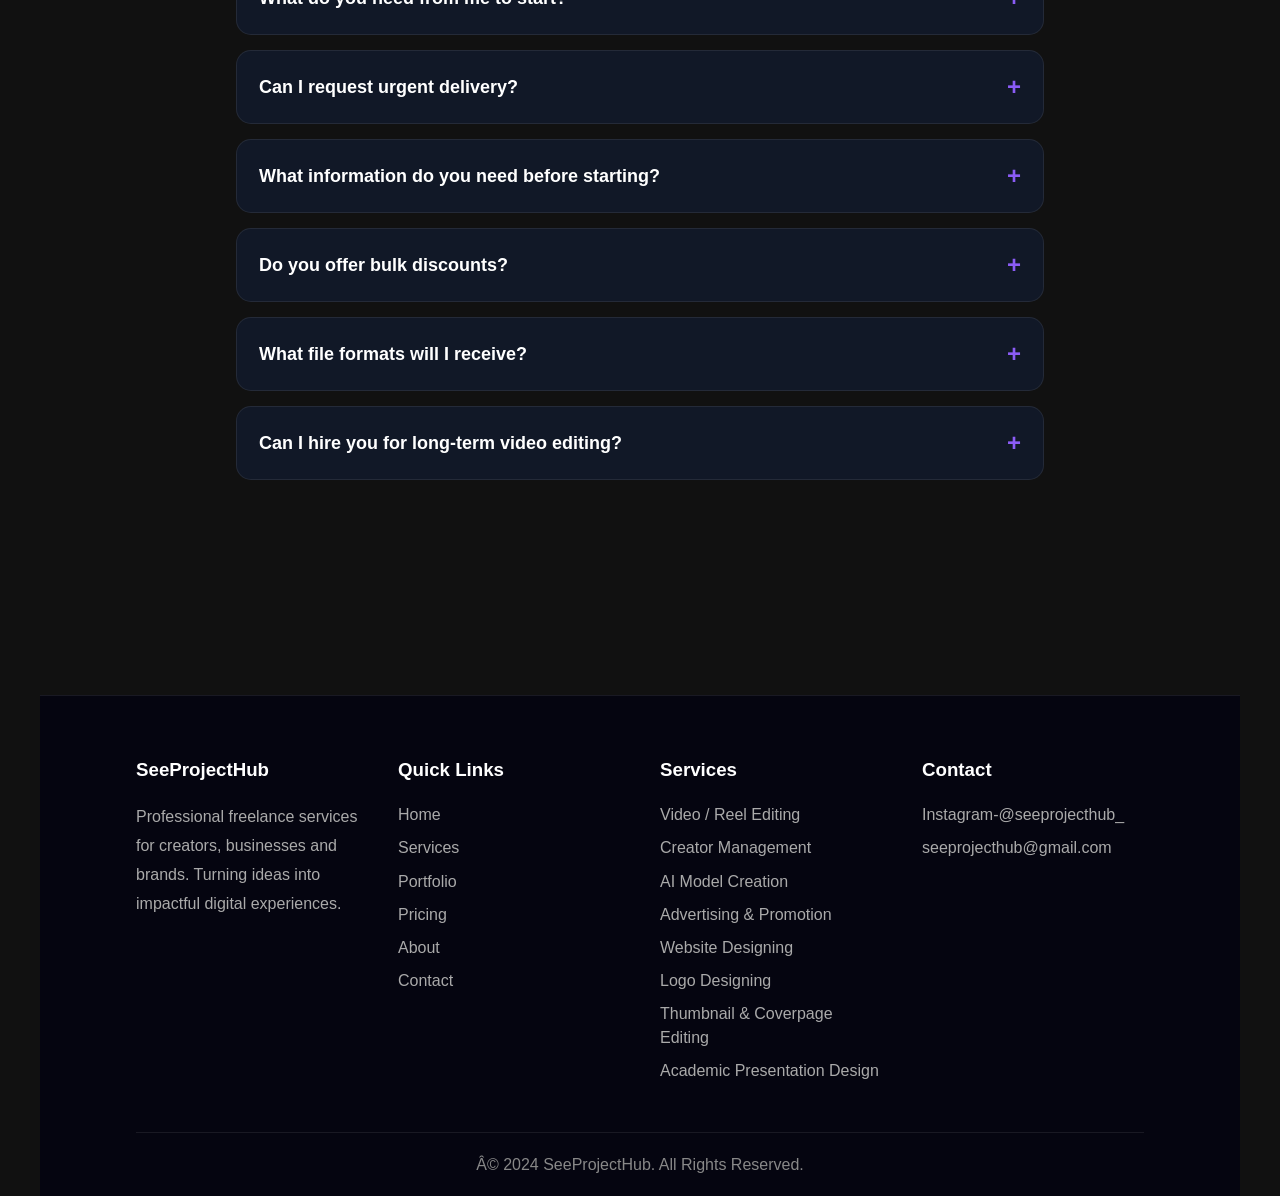
<file: portfolio/Video Editing/Video.html>
<!-- header -->
		<header class="nav" id="top">
			<div class="container nav-inner">
			<a class="logo" href="#top">
    <img src="../../animation/logo.png" alt="SeeProjectHub Logo" class="logo-img">
    <span class="logo-text">SeeProjectHub</span>
</a>
						<nav class="nav-links">
							<!-- Home button to jump back to the hero section -->
							<a href="../../index.html#home">Home</a>
							<a href="../../index.html#servicess">Services</a>
							<a href="../portfolio.html">Portfolio</a>
							<a href="../../pricing/pricing.html">Pricing</a>
							<a href="../../index.html#contact">Contact</a>
							<div class="dropdown">
    <a href="#">About ▾</a>

    <div class="dropdown-content">
        <a href="../../index.html#team">About Us</a>
        <a href="../../privacy-policy/privacy.html">Privacy Policy</a>
		</nav>
				<!-- Mobile Button -->
                <button class="nav-toggle">☰</button>

                <!-- Mobile Dropdown -->
    			<div class="mobile-dropdown">
					<a href="../../index.html#home">Home</a>
					<a href="../../index.html#servicess">Services</a>
					<a href="../portfolio.html">Portfolio</a>
					<a href="../../pricing/pricing.html">Pricing</a>
					<a href="../../index.html#contact">Contact</a>
					<a href="../../index.html#team">About Us</a>
					<a href="../../privacy-policy/privacy.html">Privacy Policy</a>
				</div>
			</div>
		</header>

<!-- body -->
<!DOCTYPE html>
<html lang="en">
<head>
<meta charset="UTF-8">
<meta name="viewport" content="width=device-width, initial-scale=1.0">

<title>Video / Reel Editing Portfolio</title>

<link rel="stylesheet" href="../Video Editing/Video.css">

<link rel="preconnect" href="https://fonts.googleapis.com">
<link href="https://fonts.googleapis.com/css2?family=Poppins:wght@300;400;500;600;700&display=swap" rel="stylesheet">
</head>

<body>

<section class="hero">

    <h1>Video / Reel Editing Portfolio</h1>

    <p>
       Explore a collection of professionally edited videos and reels created for 
       content creators, businesses, influencers, and personal brands. Each project 
       is designed with a strong focus on storytelling, smooth pacing, engaging transitions, 
       color grading, sound design, motion graphics, and platform-specific optimization. 
       Every edit is crafted to capture attention within the first few seconds, maximize 
       audience retention, and deliver content that is both visually compelling and results-driven.
    </p>
    
</section>
<!-- Portfolio Section -->

<section class="portfolio">
    <div class="video-grid">
        <div class="video-item">
<h1> Reels</h1>
			<br>

		<iframe
		  src="https://player.cloudinary.com/embed/?cloud_name=y449bpep&public_id=S1600_1_dcaar6"
		  width="640"
		  height="360" 
		  style="height: auto; width: 100%; aspect-ratio: 640 / 360;"
		  allow="autoplay; fullscreen; encrypted-media; picture-in-picture"
		  allowfullscreen
		  frameborder="0"
		></iframe>

		<iframe
		  src="https://player.cloudinary.com/embed/?cloud_name=y449bpep&public_id=lv_0_20260710213538_ej2zmc"
		  width="640"
		  height="360" 
		  style="height: auto; width: 100%; aspect-ratio: 640 / 360;"
		  allow="autoplay; fullscreen; encrypted-media; picture-in-picture"
		  allowfullscreen
		  frameborder="0"
		></iframe>

		<iframe
		  src="https://player.cloudinary.com/embed/?cloud_name=y449bpep&public_id=S1_cawsza"
		  width="640"
		  height="360" 
		  style="height: auto; width: 100%; aspect-ratio: 640 / 360;"
		  allow="autoplay; fullscreen; encrypted-media; picture-in-picture"
		  allowfullscreen
		  frameborder="0"
		></iframe>

		<iframe
		  src="https://player.cloudinary.com/embed/?cloud_name=y449bpep&public_id=1401_xydjmz"
		  width="640"
		  height="360" 
		  style="height: auto; width: 100%; aspect-ratio: 640 / 360;"
		  allow="autoplay; fullscreen; encrypted-media; picture-in-picture"
		  allowfullscreen
		  frameborder="0"
		></iframe>

		<iframe
		  src="https://player.cloudinary.com/embed/?cloud_name=y449bpep&public_id=100_1_1_w1jozw"
		  width="640"
		  height="360" 
		  style="height: auto; width: 100%; aspect-ratio: 640 / 360;"
		  allow="autoplay; fullscreen; encrypted-media; picture-in-picture"
		  allowfullscreen
		  frameborder="0"
		></iframe>

		<iframe
		  src="https://player.cloudinary.com/embed/?cloud_name=y449bpep&public_id=maket_video_vertical_srhibf"
		  width="640"
		  height="360" 
		  style="height: auto; width: 100%; aspect-ratio: 640 / 360;"
		  allow="autoplay; fullscreen; encrypted-media; picture-in-picture"
		  allowfullscreen
		  frameborder="0"
		></iframe>

		<iframe
		  src="https://player.cloudinary.com/embed/?cloud_name=y449bpep&public_id=g_wagon_vertical_yz5dkv"
		  width="640"
		  height="360" 
		  style="height: auto; width: 100%; aspect-ratio: 640 / 360;"
		  allow="autoplay; fullscreen; encrypted-media; picture-in-picture"
		  allowfullscreen
		  frameborder="0"
		></iframe>	

		<iframe
		  src="https://player.cloudinary.com/embed/?cloud_name=y449bpep&public_id=song_dy1j38"
		  width="640"
		  height="360" 
		  style="height: auto; width: 100%; aspect-ratio: 640 / 360;"
		  allow="autoplay; fullscreen; encrypted-media; picture-in-picture"
		  allowfullscreen
		  frameborder="0"
		></iframe>

		<iframe
		  src="https://player.cloudinary.com/embed/?cloud_name=y449bpep&public_id=hindi_vertical_videomak_flkdtj"
		  width="640"
		  height="360" 
		  style="height: auto; width: 100%; aspect-ratio: 640 / 360;"
		  allow="autoplay; fullscreen; encrypted-media; picture-in-picture"
		  allowfullscreen
		  frameborder="0"
		></iframe>

		<iframe
		  src="https://player.cloudinary.com/embed/?cloud_name=y449bpep&public_id=S1601_zp4gx0"
		  width="640"
		  height="360" 
		  style="height: auto; width: 100%; aspect-ratio: 640 / 360;"
		  allow="autoplay; fullscreen; encrypted-media; picture-in-picture"
		  allowfullscreen
		  frameborder="0"
		></iframe>

		<iframe
		  src="https://player.cloudinary.com/embed/?cloud_name=y449bpep&public_id=S1700_sy8zjv"
		  width="640"
		  height="360" 
		  style="height: auto; width: 100%; aspect-ratio: 640 / 360;"
		  allow="autoplay; fullscreen; encrypted-media; picture-in-picture"
		  allowfullscreen
		  frameborder="0"
		></iframe>

		<!--video-->
<h1>Videos</h1>
			<br>
        <iframe
		  src="https://player.cloudinary.com/embed/?cloud_name=y449bpep&public_id=video_edit_market_c5iktl"
		  width="640"
		  height="360" 
		  style="height: auto; width: 100%; aspect-ratio: 640 / 360;"
		  allow="autoplay; fullscreen; encrypted-media; picture-in-picture"
		  allowfullscreen
		  frameborder="0"
		></iframe>

        <iframe
		  src="https://player.cloudinary.com/embed/?cloud_name=y449bpep&public_id=hindi_videomak_jyewsx"
		  width="640"
		  height="360" 
		  style="height: auto; width: 100%; aspect-ratio: 640 / 360;"
		  allow="autoplay; fullscreen; encrypted-media; picture-in-picture"
		  allowfullscreen
		  frameborder="0"
		></iframe>

        <iframe
		  src="https://player.cloudinary.com/embed/?cloud_name=y449bpep&public_id=g_wagon_ynzcg1"
		  width="640"
		  height="360" 
		  style="height: auto; width: 100%; aspect-ratio: 640 / 360;"
		  allow="autoplay; fullscreen; encrypted-media; picture-in-picture"
		  allowfullscreen
		  frameborder="0"
		></iframe>

        <iframe
		  src="https://player.cloudinary.com/embed/?cloud_name=y449bpep&public_id=song_hori_u84qlv"
		  width="640"
		  height="360" 
		  style="height: auto; width: 100%; aspect-ratio: 640 / 360;"
		  allow="autoplay; fullscreen; encrypted-media; picture-in-picture"
		  allowfullscreen
		  frameborder="0"
		></iframe>
    </div>
</section>

<!-- pricing -->
<section class="pricing-section" id="price">
    <h2>Video Editing Packages</h2>
    <p class="pricing-subtitle">
        Professional Video Editing solutions tailored to your brand needs.
    </p>

    <div class="pricing-table">
        <div class="price-card">
    
    <!--Basic-->
    <h3>Basic</h3>
    <div class="price">Rs.699</div>
    <ul>
        <li>✔ Up to 10 Minutes Final Video</li>
        <li>✔ 2 Revisions</li>
        <li>✔ 3 Business Days Delivery</li>
        <li>✔ HD Quality Output</li>
        <li>✔ YouTube Ready Size</li>
        <li>✔ Music & Sound Effects</li>
        <li>✔ Cinematic Transitions</li>
        <li>✔ Animated Text & Captions</li>       
        <li>✔ Professional Editing</li>
        <li>✘ Sound Design & Audio Enhancement</li>
        <li>✘ Other requirements as per demand  </li>
        <li>✘ Color Correctiong</li>
        <li>⚡ Fast Delivery Available (Additional Charges Apply)</li>
    </ul>
    <a href="../../index.html#contact" class="hire-btn">
        Order Now
    </a>
</div>
<!--Standard--> 
<div class="price-card featured">
    <h3>Standard</h3>
    <div class="price">Rs.1299</div>
    <ul>
        <li>✔ Up to 20 Minutes Final Video</li>
        <li>✔ 3 Revisions</li>
        <li>✔ 2 Business Days Delivery</li>
        <li>✔ HD Quality Output</li>
        <li>✔ YouTube Ready Size</li>
        <li>✔ Music & Sound Effects</li>
        <li>✔ Cinematic Transitions</li>
        <li>✔ Animated Text & Captions</li>       
        <li>✔ Professional Editing</li>
        <li>✔ Sound Design & Audio Enhancement</li>
        <li>✘ Other requirements as per demand  </li>
        <li>✘ Color Correctiong</li>
        <li>⚡ Fast Delivery Available (Additional Charges Apply)</li>
    </ul>

    <a href="../../index.html#contact" class="hire-btn">
        Order Now
    </a>
</div>

<!--Premium--> 
<div class="price-card">
    <h3>Premium</h3>
    <div class="price">Rs.2499</div>
    <ul>
        <li>✔ Up to 35 Minutes Final Video</li>
        <li>✔ 5 Revisions</li>
        <li>✔ 2 Business Days Delivery</li>
        <li>✔ HD Quality Output</li>
        <li>✔ YouTube Ready Size</li>
        <li>✔ Music & Sound Effects</li>
        <li>✔ Cinematic Transitions</li>
        <li>✔ Animated Text & Captions</li>       
        <li>✔ Professional Editing</li>
        <li>✔ Sound Design & Audio Enhancement</li>
        <li>✔ Other requirements as per demand  </li>
        <li>✔ Color Correctiong</li>
        <li>⚡ Fast Delivery Available (Additional Charges Apply)</li>
    </ul>

    <a href="../../index.html#contact" class="hire-btn">
        Order Now
    </a>
</div>

<!--reel editing price-->
<div class="reel-pricing-heading">
    <h3>Reel Editing Pricing</h3>
    <p>Professional short-form video editing for Reels, Shorts & TikTok</p>
</div>
    <!---basic-->
<div class="price-card reel-card-1">
    <h3>Basic</h3>
    <div class="price">Rs.349</div>

    <ul>
        <li>✔ Up to 30 Seconds</li>
        <li>✔ 2 Revisions</li>
        <li>✔ Transitions</li>
        <li>✔ Text Captions</li>
        <li>✔ Animation</li>
        <li>✔ Background Music</li>
        <li>✔ HD Export</li>
        <li>⚡ Fast Delivery Available (Additional Charges Apply)</li>
    </ul>

    <a href="../../index.html#contact" class="hire-btn">
        Order Now
    </a>
</div>
<!--Standard-->
<div class="price-card reel-card-2">
    <h3>Standard</h3>
    <div class="price">Rs.499</div>

    <ul>
        <li>✔ Up to 45 Seconds</li>
        <li>✔ 4 Revisions</li>
        <li>✔ Transitions</li>
        <li>✔ Text Captions</li>
        <li>✔ Animation</li>
        <li>✔ Background Music</li>
        <li>✔ HD Export</li>
        <li>⚡ Fast Delivery Available (Additional Charges Apply)</li>
    </ul>

    <a href="../../index.html#contact" class="hire-btn">
        Order Now
    </a>
</div>
<!--premium-->
<div class="price-card reel-card-3">
    <h3>Premium</h3>
    <div class="price">Rs.649</div>

    <ul>
        <li>✔ Up to 60 Seconds</li>
        <li>✔ 6 Revisions</li>
        <li>✔ Transitions</li>
        <li>✔ Text Captions</li>
        <li>✔ Animation</li>
        <li>✔ Background Music</li>
        <li>✔ HD Export</li>
        <li>⚡ Fast Delivery Available (Additional Charges Apply)</li>
    </ul>

    <a href="../../index.html#contact" class="hire-btn">
        Order Now
    </a>
</div>
<br>
<br>
<br>
<!--add -->
<div class="price-card addon-card">
    <h3>Add-On Services</h3>

    <table class="addon-table">

        <tr>
            <th>Price</th>
            <th>Service</th>
        </tr>
        <tr>
            <td>₹49</td>
            <td>1 Extra Revision</td>
        </tr>
        <tr>
            <td>₹159</td>
            <td>Fast Delivery (24 Hours)</td>
        </tr>

        <tr>
            <td>₹149</td>
            <td>Priority Delivery (12 Hours)</td>
        </tr>
        <tr>
            <td>₹59</td>
            <td>Every Extra 1 Minutes of Final Video</td>
        </tr>
        <tr>
            <td>₹10</td>
            <td>Every Extra 1 Seconds of Final Reel</td>
        </tr>
        <tr>
            <td>₹199</td>
            <td>Short-Form Version of video(Reels/Shorts/TikTok)</td>
        </tr>
        <tr>
            <td>₹199</td>
            <td>Custom made Music addition)</td>  
        </tr>
        <tr>
            <td>₹99</td>
            <td>Other requirements as per demand )</td> 
        </tr>
        <tr>
            <td>₹149</td>
            <td>YouTube Banner Design</td>
        </tr>
        <tr>
            <td>₹99</td>
            <td>Professional Photo Editing</td>
        </tr>
        <tr>
            <td>₹199</td>
            <td>AI Clips Addition</td>
        </tr>
        <tr>
            <td>2% Discount</td>
            <td>All Basic/Standard/Premium Service Plans</td>
        </tr>
    </table>
    <a href="../../index.html#contact" class="hire-btn">
        Request Add-On
    </a>
</div>


        <!-- details -->
        <div class="price-card custom-card">
            <h3>
                Custom Video & Reel Editing Solutions<br>
                Looking For Something Extra?
            </h3>
                <ul>
                    <li>✔ Editing services are available for YouTube videos, Shorts, Instagram Reels, TikTok videos, podcasts, vlogs, gaming content, educational videos, and business promotions.</li>
                    <li>✔ Additional services such as subtitles, motion graphics, sound design, color grading, visual effects, and AI-generated clips are available upon request.</li>
                    <li>✔ Videos can be optimized for YouTube, Instagram, Facebook, TikTok, LinkedIn, and other social media platforms.</li>
                    <li>✔ Pricing may vary depending on video length, editing complexity, effects required, turnaround time, and custom requirements.</li>
                    <li>✔ Bulk orders, long-term collaborations, and monthly content packages are eligible for discounted pricing.</li>
                    <li>✔ Every project is edited with attention to storytelling, audience retention, engagement, and professional presentation.</li>
                    <li>✔ Professional transitions, motion graphics, captions, background music, and visual enhancements can be included based on project requirements.</li>
                    <li>✔ Revisions can be provided to ensure the final video matches your vision, branding, and content goals.</li>
                    <li>✔ Fast delivery and priority delivery options are available for urgent projects, subject to availability.</li>
                    <li>✔ Source project files and editable assets can be provided upon request where applicable.</li>
                    <li>✔ Custom branding elements such as intros, outros, lower thirds, overlays, and channel graphics can be added to maintain brand consistency.</li>
                    <li>✔ Content can be repurposed into Shorts, Reels, TikTok clips, highlights, teasers, and promotional snippets for maximum reach.</li>
                    <li>✔ Delivery time may vary depending on project scope, video duration, revision requests, and order volume.</li>
                    <li>✔ Feel free to discuss your project requirements before placing an order to receive a customized quote tailored to your needs.</li>
                </ul>
            <a href="../../index.html#contact" class="hire-btn">
                Contact Us
            </a>
        </div>

    </div>
</section>
<!--FAQS-->

<section class="faq-section">
    <h2>Frequently Asked Questions</h2>
    <p class="faq-subtitle">Find answers to common questions about our services.</p>

    <div class="faq-container">

        <div class="faq-item">
            <button class="faq-question">
                What is a revision?
                <span>+</span>
            </button>
            <div class="faq-answer">
                <p>
                    A revision is a request to make changes to the edited video after the first version is delivered.
                    Examples include changing text, music, transitions, colors, effects, captions, timing, or other
                    editing elements. Revisions help ensure the final video matches your requirements and expectations.
                    Major changes that require re-editing large portions of the project may be treated as additional work.
                </p>
            </div>
        </div>


        <div class="faq-item">
            <button class="faq-question">
                How many revisions are included?
                <span>+</span>
            </button>
            <div class="faq-answer">
                <p>The number of revisions depends on the package you select. Additional revisions can be purchased as an add-on.</p>
            </div>
        </div>

        <div class="faq-item">
            <button class="faq-question">
                What types of videos do you edit?
                <span>+</span>
            </button>
            <div class="faq-answer">
                <p>We edit YouTube videos, Shorts, Reels,
                     TikToks, podcasts, gaming videos, vlogs, promotional 
                     content, and social media videos..</p>
            </div>
        </div>

        <div class="faq-item">
            <button class="faq-question">
                How long does video editing take?
                <span>+</span>
            </button>
            <div class="faq-answer">
                <p>
                    Delivery time
                     depends on the project's length and complexity. Also the plan you choose  
                     Most videos are delivered before time specified in plans.
                </p>
            </div>
        </div>

        <div class="faq-item">
            <button class="faq-question">
                Do you add subtitles and captions?
                <span>+</span>
            </button>
            <div class="faq-answer">
                <p>
                    Yes, we can add professional subtitles, 
                    captions, and animated text to improve engagement and accessibility.
                </p>
            </div>
        </div>

        <div class="faq-item">
            <button class="faq-question">
                What file format will I receive?
                <span>+</span>
            </button>
            <div class="faq-answer">
                <p>
                    Final videos are usually delivered in MP4 format, 
                    optimized for platforms like YouTube, Instagram, TikTok, and Facebook.
                </p>
            </div>
        </div>

        <div class="faq-item">
            <button class="faq-question">
                Can you create YouTube Shorts, Reels, and TikTok videos?
                <span>+</span>
            </button>
            <div class="faq-answer">
                <p>
                    Absolutely. We specialize in editing short-form vertical content designed to 
                    maximize views and engagement.
                </p>
            </div>
        </div>

        <div class="faq-item">
            <button class="faq-question">
                Do you provide background music and sound effects?
                <span>+</span>
            </button>
            <div class="faq-answer">
                <p>
                    Yes, royalty-free music and sound effects can be added to 
                    enhance your video's quality and viewer experience and 
                    we can also generate a custom music as per the need and demand
                </p>
            </div>
        </div>

        <div class="faq-item">
            <button class="faq-question">
                What do you need from me to start?
                <span>+</span>
            </button>
            <div class="faq-answer">
                <p>
                    Simply send your raw footage, 
                    editing instructions, branding assets (if any), and 
                    examples of the style you want.
                </p>
            </div>
        </div>

        <div class="faq-item">
            <button class="faq-question">
                Can I request urgent delivery?
                <span>+</span>
            </button>
            <div class="faq-answer">
                <p>Yes. Fast delivery and priority delivery options are available depending on project availability.</p>
            </div>
        </div>

        <div class="faq-item">
            <button class="faq-question">
                What information do you need before starting?
                <span>+</span>
            </button>
            <div class="faq-answer">
                <p>Please provide your title, branding preferences, images (if any), and any examples or references you would like us to follow.</p>
            </div>
        </div>

        <div class="faq-item">
            <button class="faq-question">
                Do you offer bulk discounts?
                <span>+</span>
            </button>
            <div class="faq-answer">
                <p>Yes. Bulk orders and long-term collaborations are eligible for discounted pricing.</p>
            </div>
        </div>

        <div class="faq-item">
            <button class="faq-question">
                What file formats will I receive?
                <span>+</span>
            </button>
            <div class="faq-answer">
                <p>
                    Final designs are delivered in high-quality MP4 format via Google drive .
                </p>
            </div>
        </div>

        <div class="faq-item">
            <button class="faq-question">
                Can I hire you for long-term video editing?
                <span>+</span>
            </button>
            <div class="faq-answer">
                <p>
                    Yes,We like to work with you for long term and also monthly and long-term editing packages at lower price
                    for creators, businesses, and brands who need consistent content.
                </p>
            </div>
        </div>

    </div>
</section>
		<!-- FOOTER -->
		<footer class="footer">
			<div class="footer-container">
				<div class="footer-column">
					<h3>SeeProjectHub</h3>
					<p>
						Professional freelance services for creators,
						businesses and brands.
						Turning ideas into impactful digital experiences.
					</p>
				</div>
				<div class="footer-column">
					<h3>Quick Links</h3>
					<a href="../../index.html#home">Home</a>
					<a href="../../index.html#services">Services</a>
					<a href="../portfolio.html">Portfolio</a>
					<a href="../../pricing/pricing.html">Pricing</a>
					<a href="../../index.html#team">About</a>
					<a href="../../index.html#contact">Contact</a>
				</div>
				<div class="footer-column">
					<h3>Services</h3>
					<a href="../Video Editing/Video.html">
						Video / Reel Editing
					</a>

					<a href="../ctm/ctm.html">
						Creator Management
					</a>

					<a href="../AI Model Creation/Model.html">
						AI Model Creation
					</a>

					<a href="../Advertising/Advertising.html">
                        Advertising & Promotion
					</a>
					<a href="../Website Design/Website.html">
						Website Designing
					</a>
					<a href="../logo/logo-design.html">
						Logo Designing
					</a>
					<a href="../Thumbnail  Editing/thumbnail.html">
						Thumbnail & Coverpage Editing
					</a>
					<a href="../Academic Presentation & Document Design/Document.html">
						Academic Presentation Design
					</a>
				</div>
				<div class="footer-column">
					<h3>Contact</h3>
					<a href="https://instagram.com/seeprojecthub_">
						Instagram-@seeprojecthub_
					</a>
					<a href="mailto:seeprojecthub@gmail.com">
						seeprojecthub@gmail.com
					</a>
					
				</div>
			</div>
			<div class="footer-bottom">
				© 2024 SeeProjectHub. All Rights Reserved.
			</div>
		</footer>


    <script src="../Video Editing/Video.js"></script>

</body>
</html>
</file>
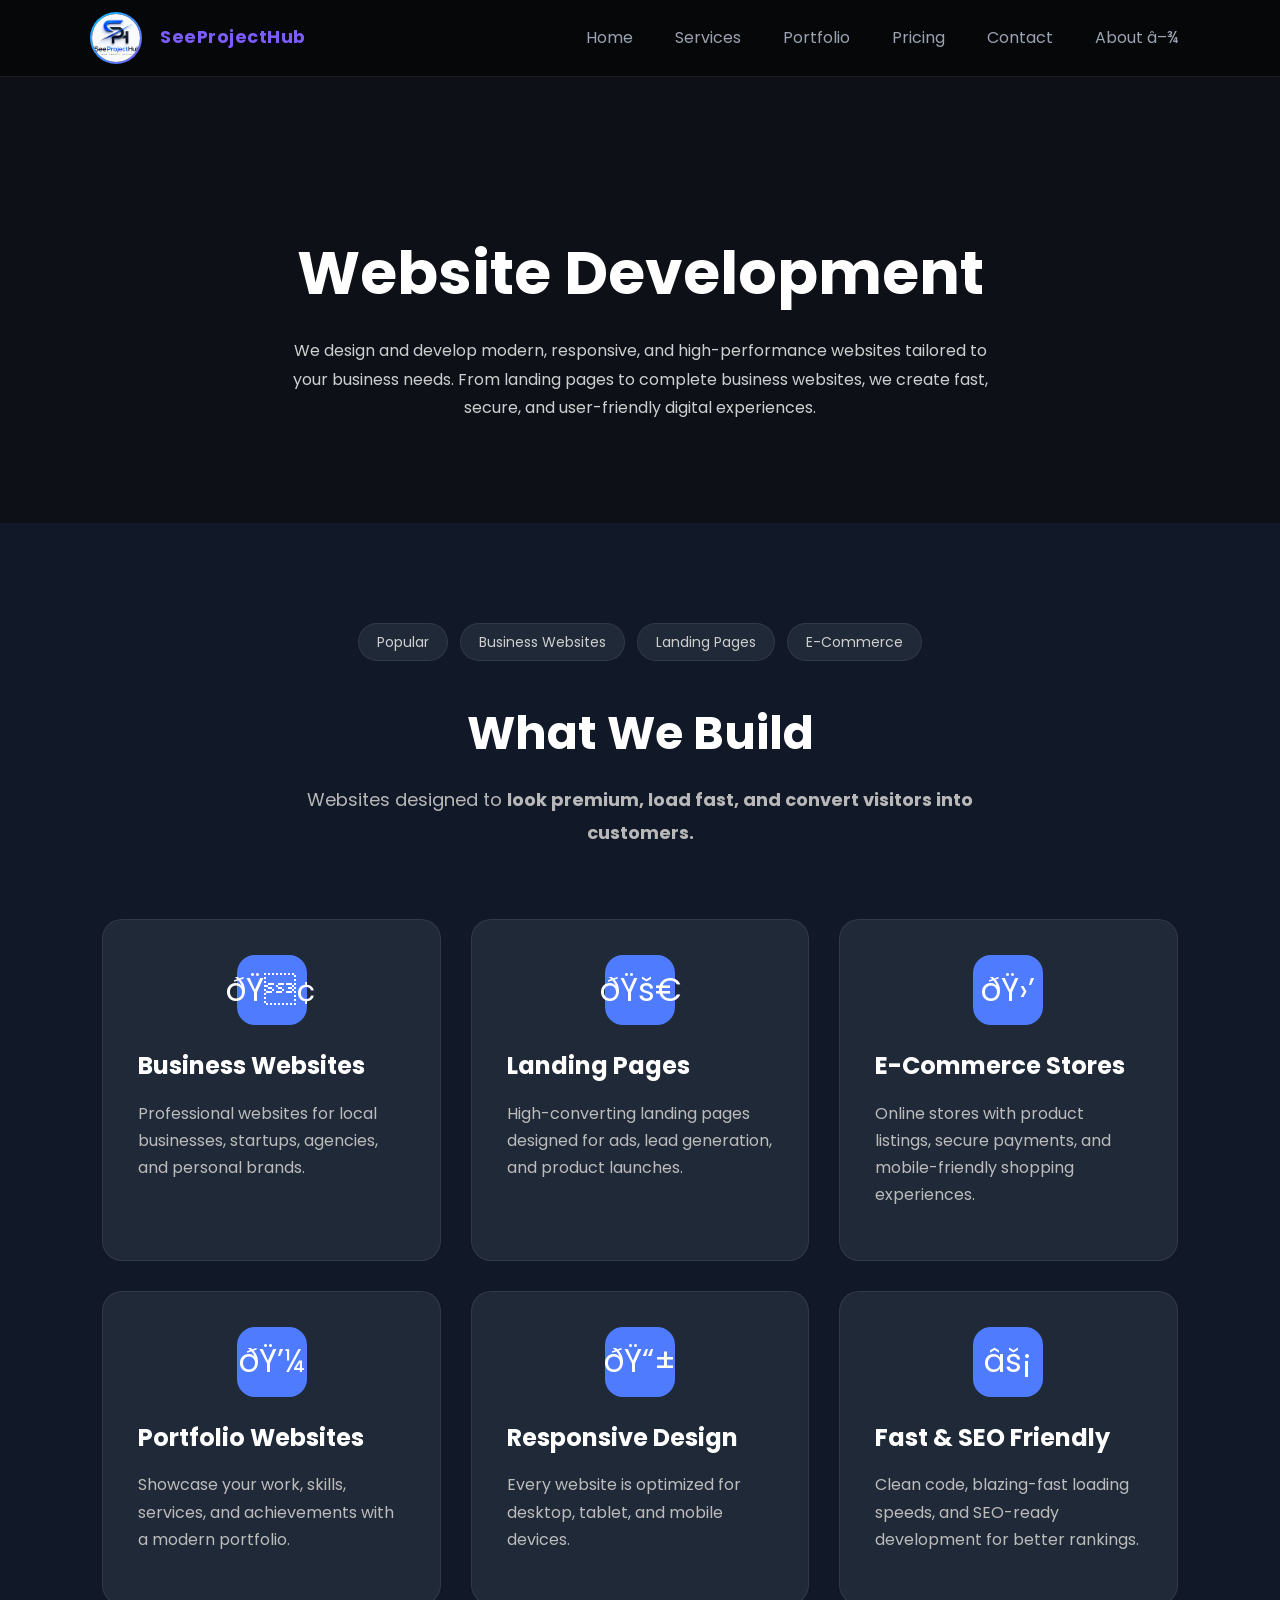
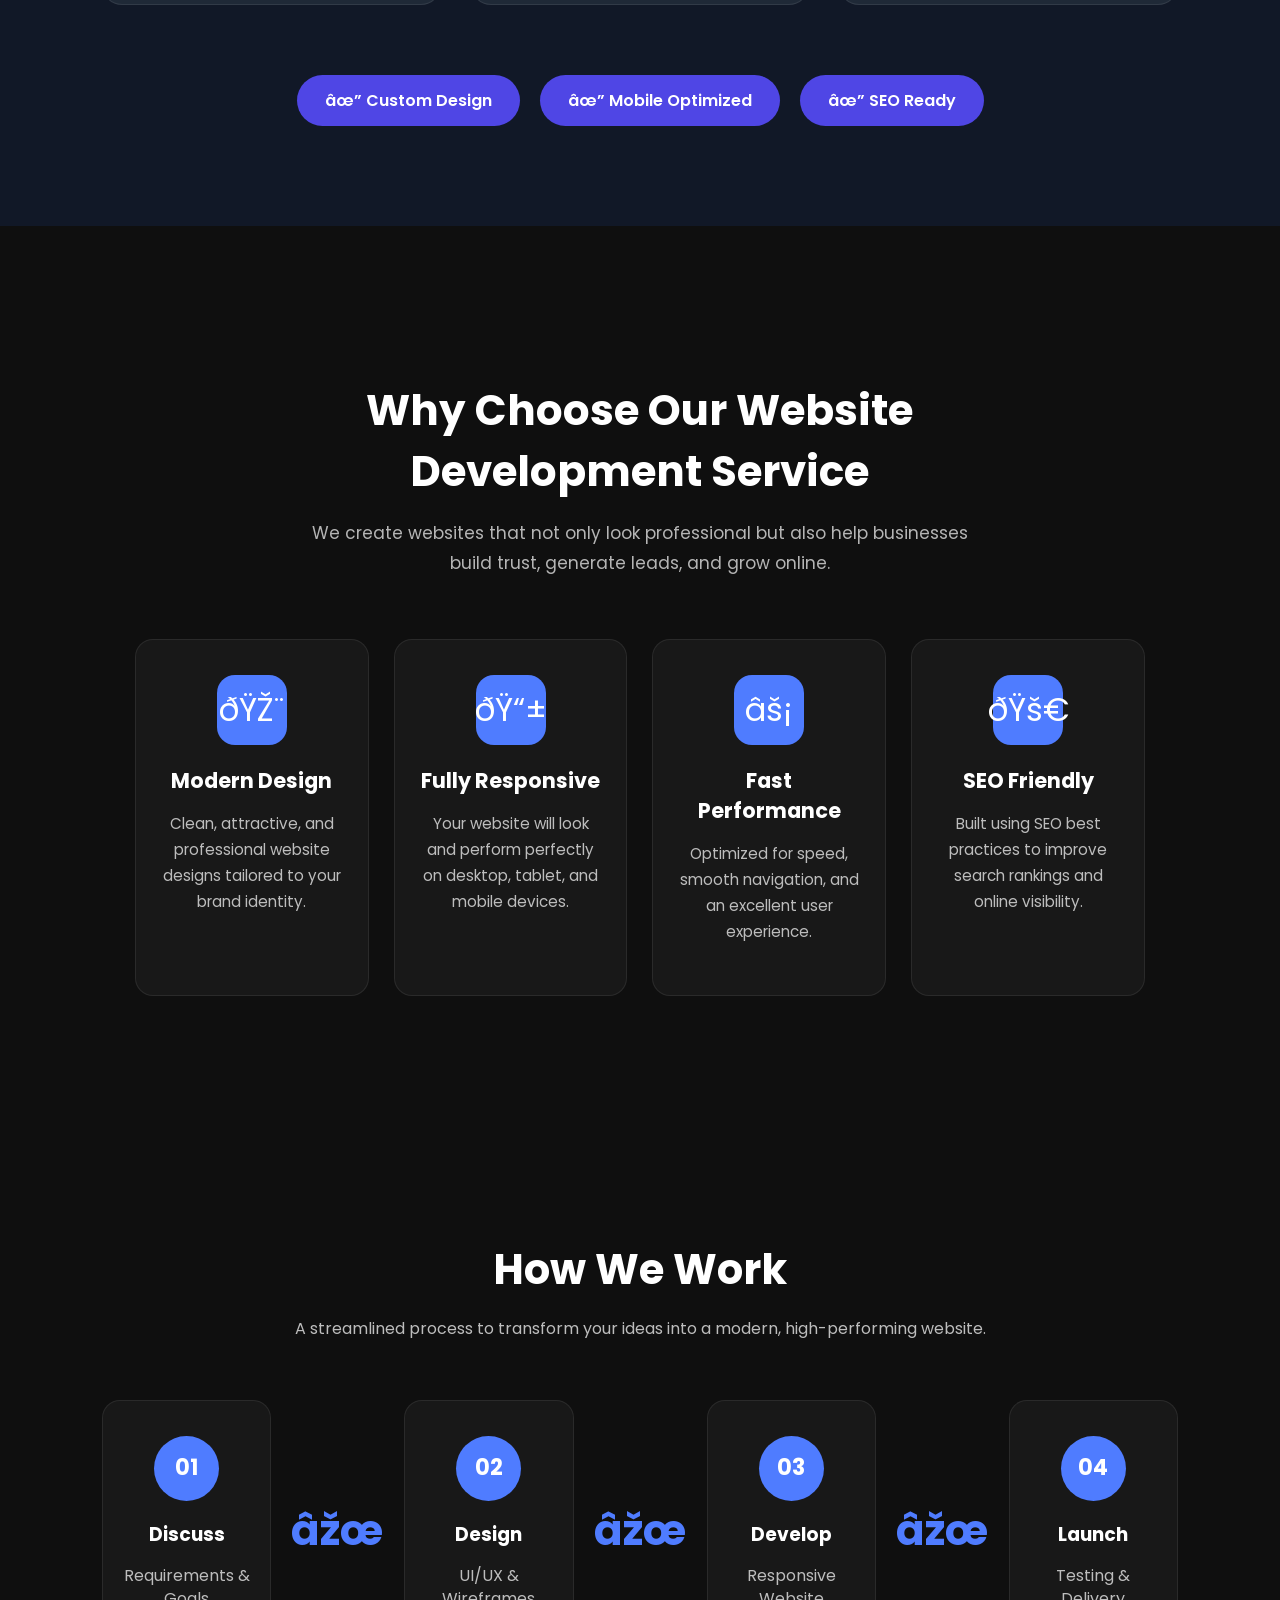
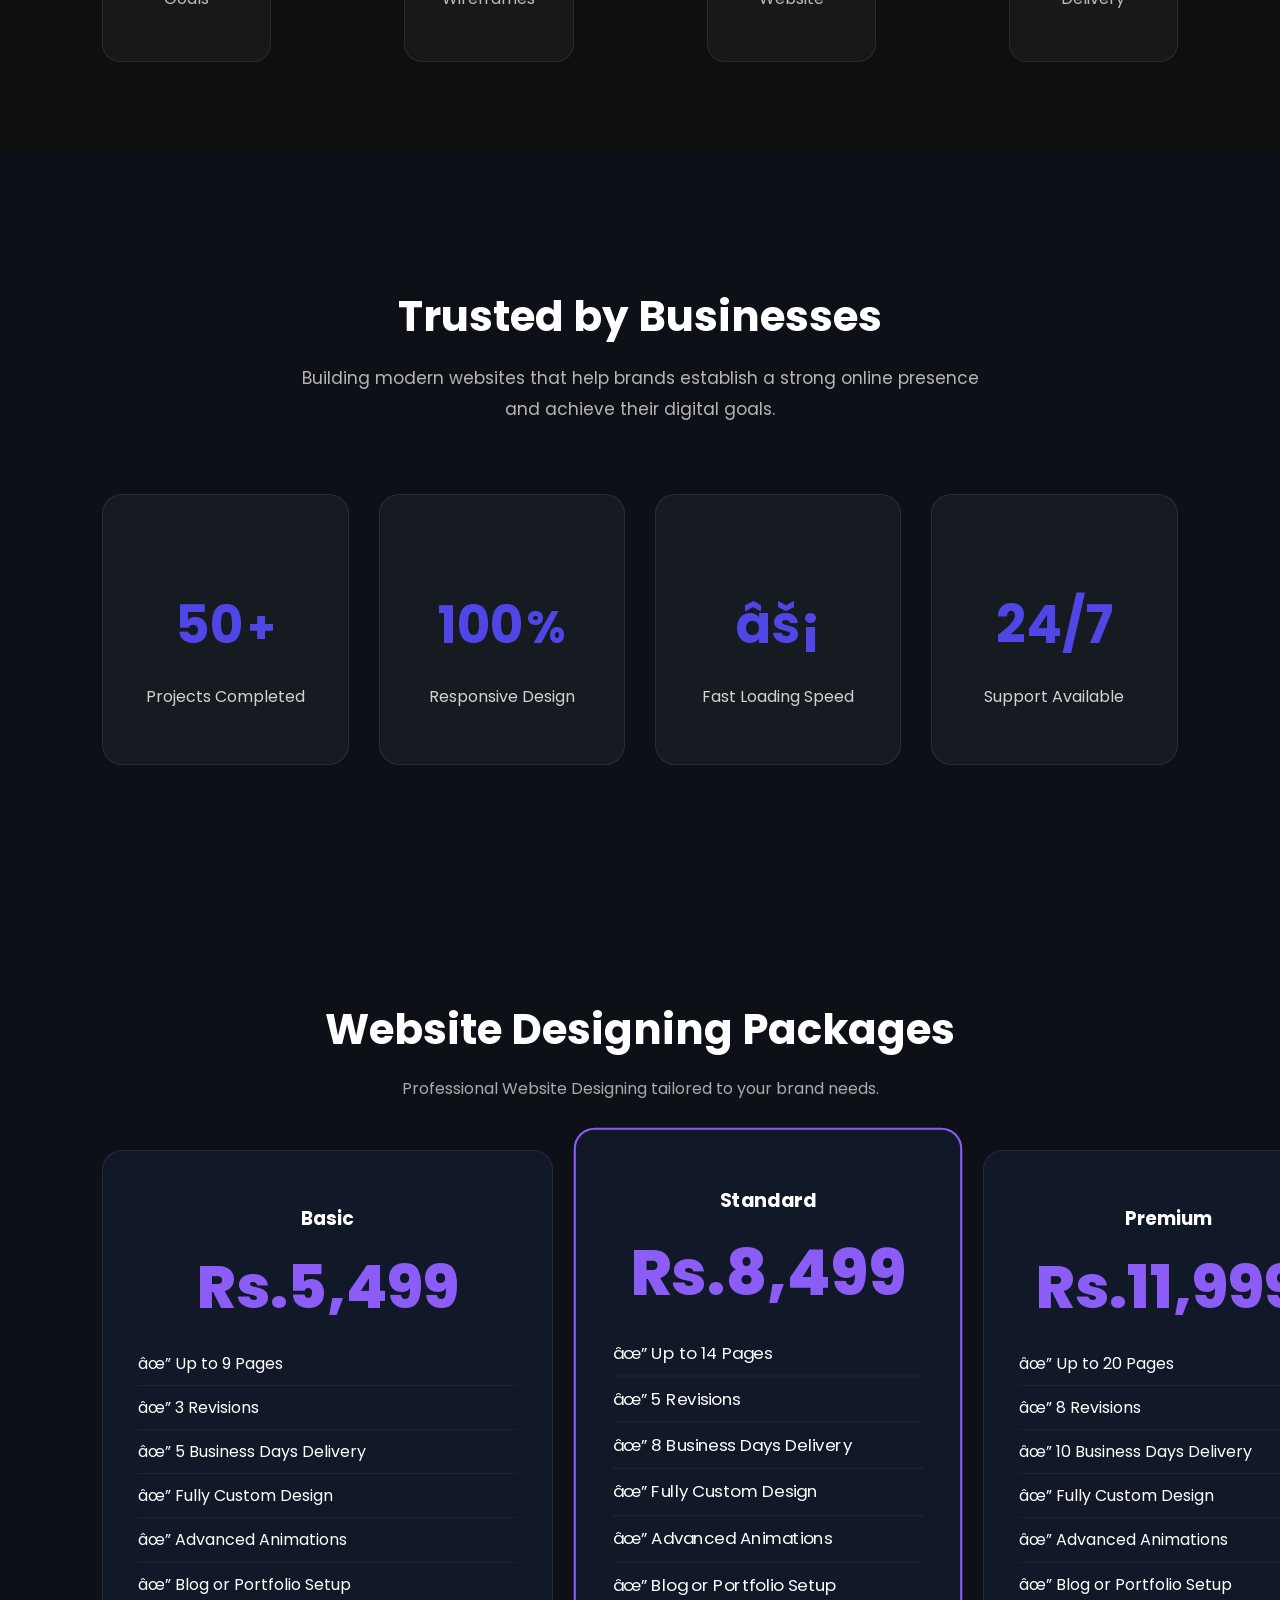
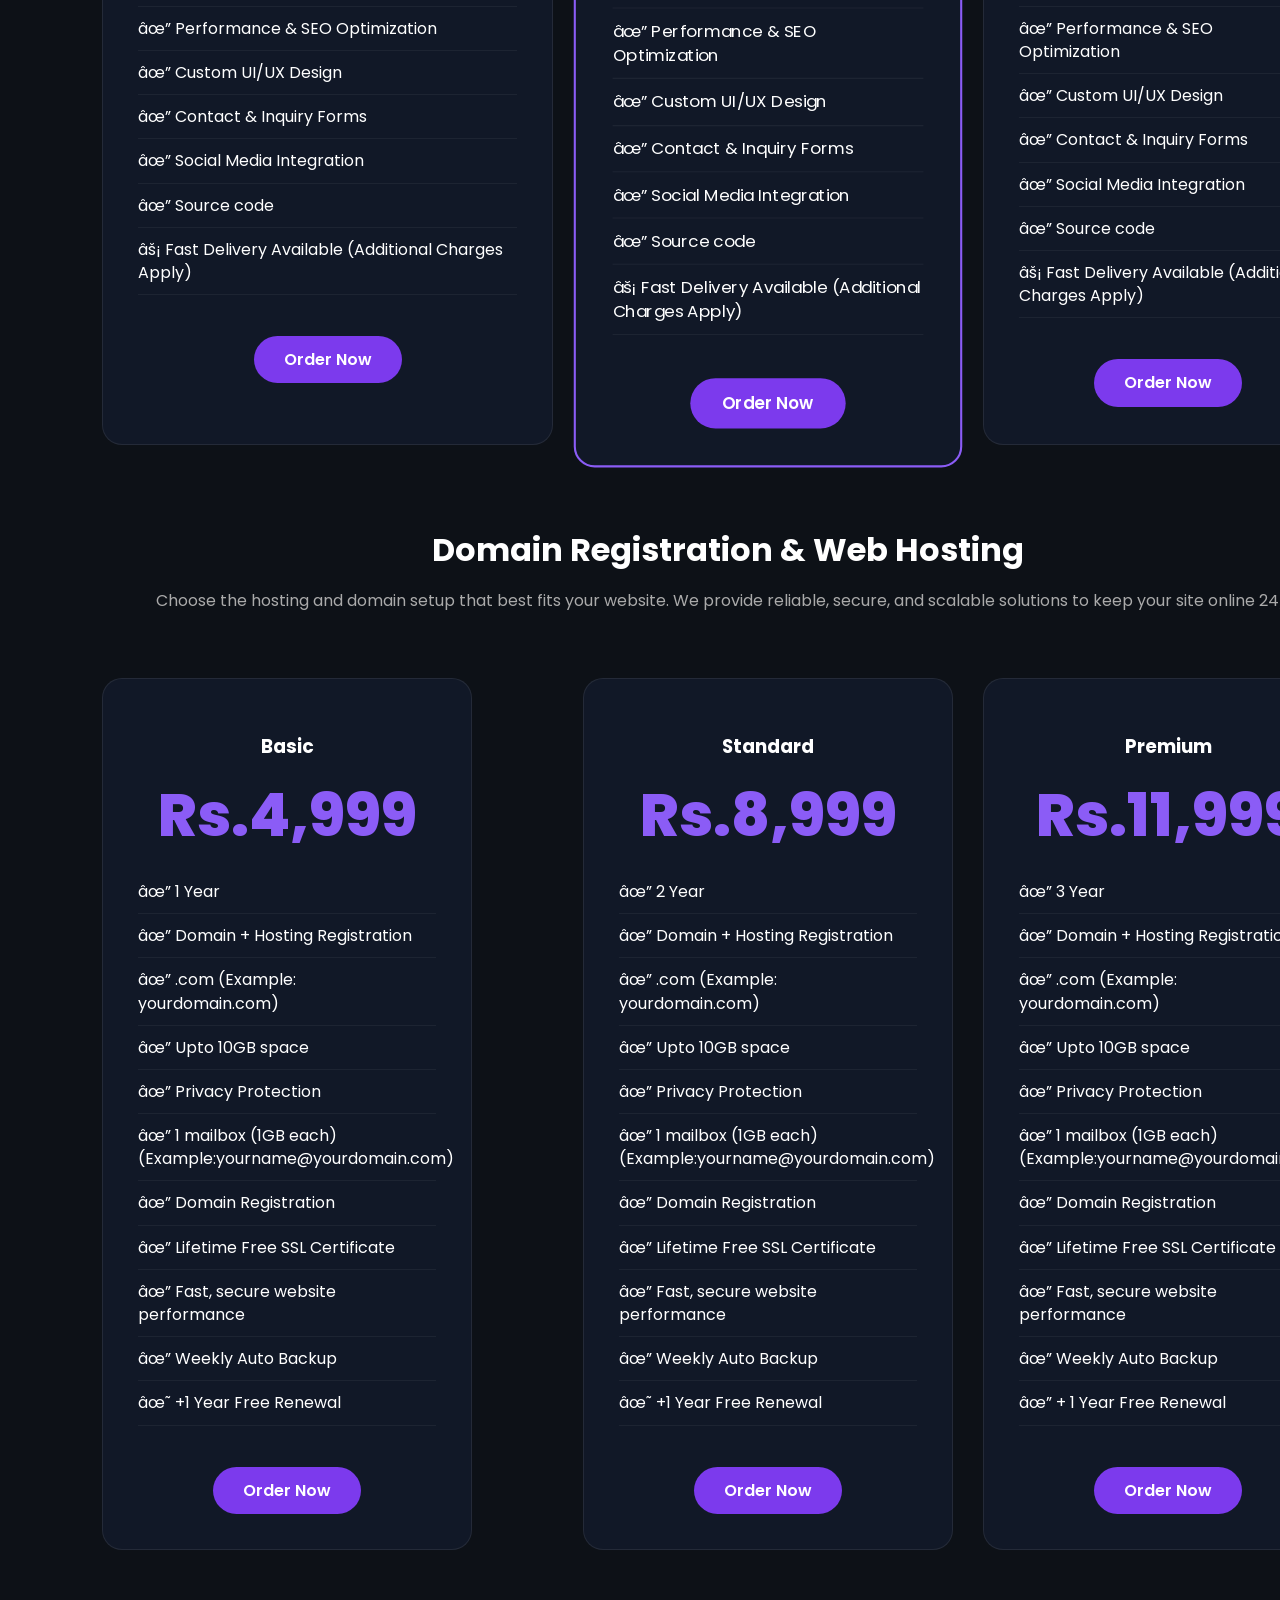
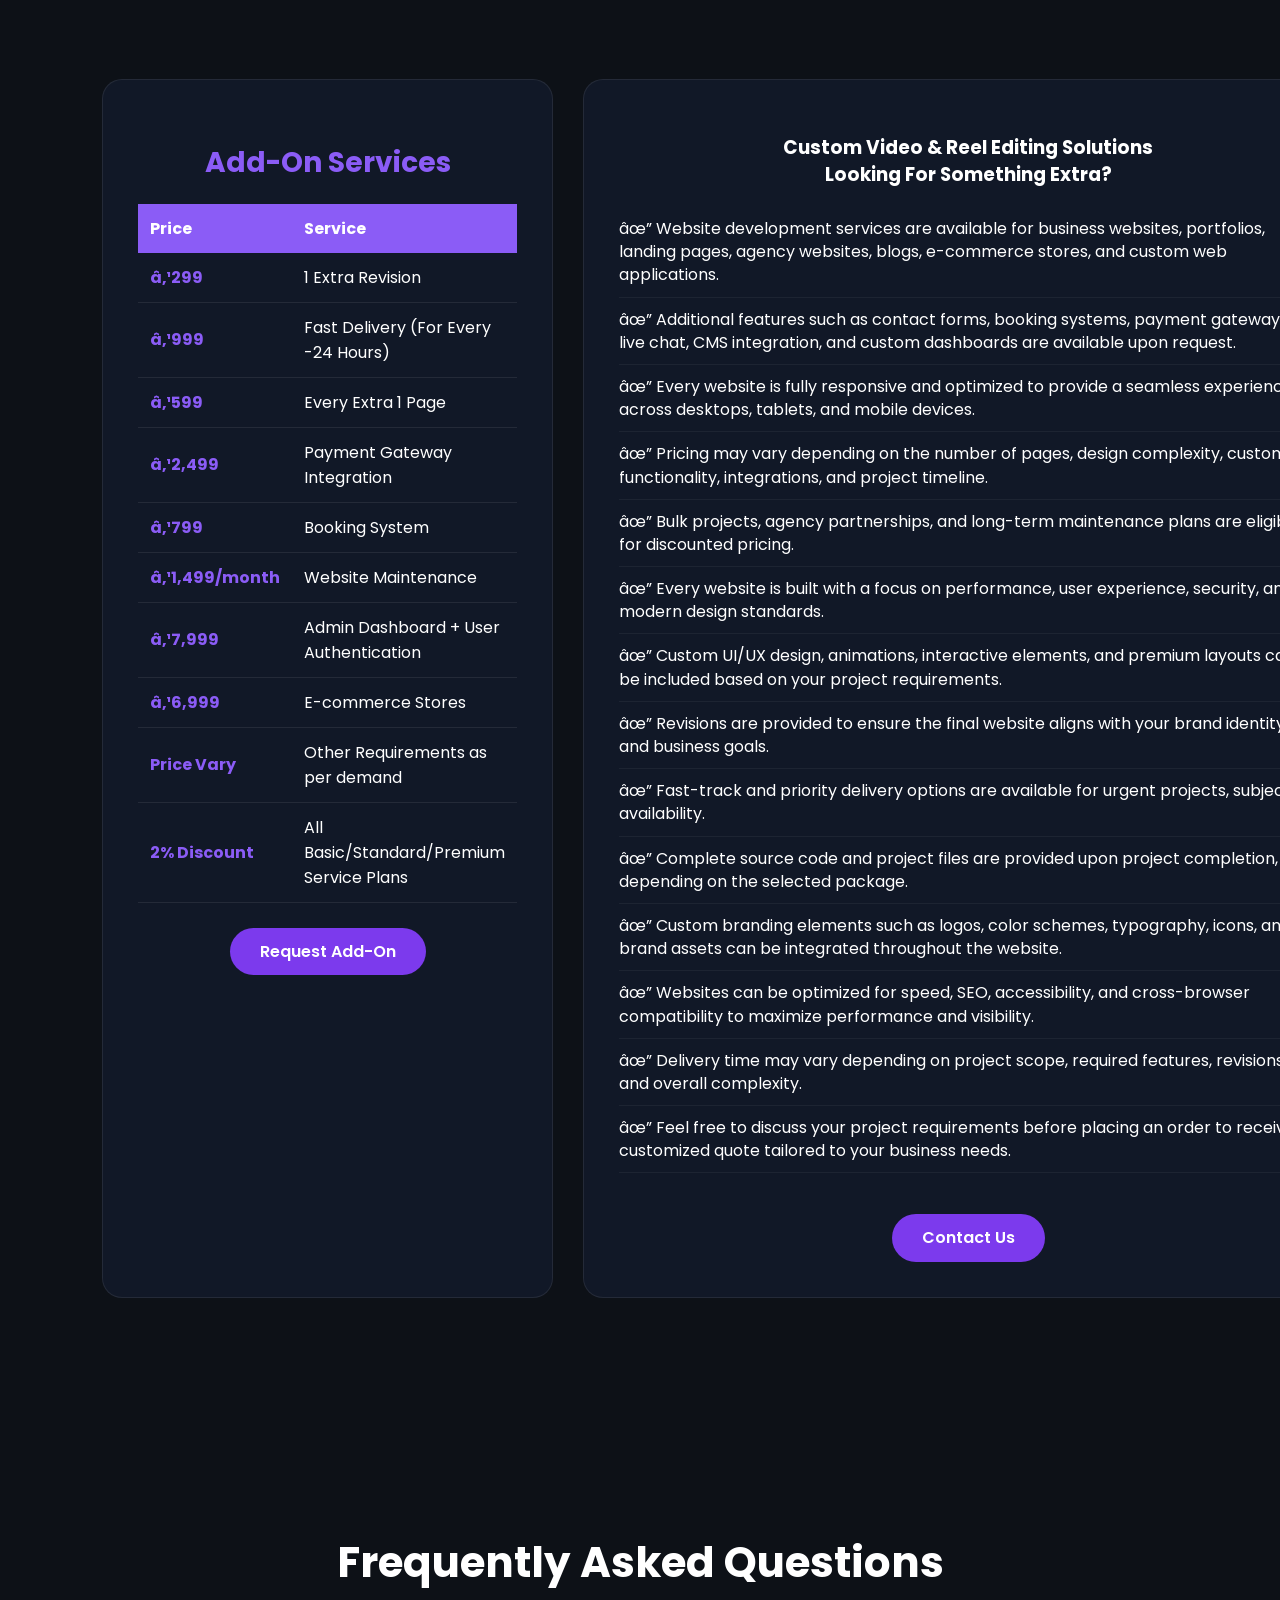
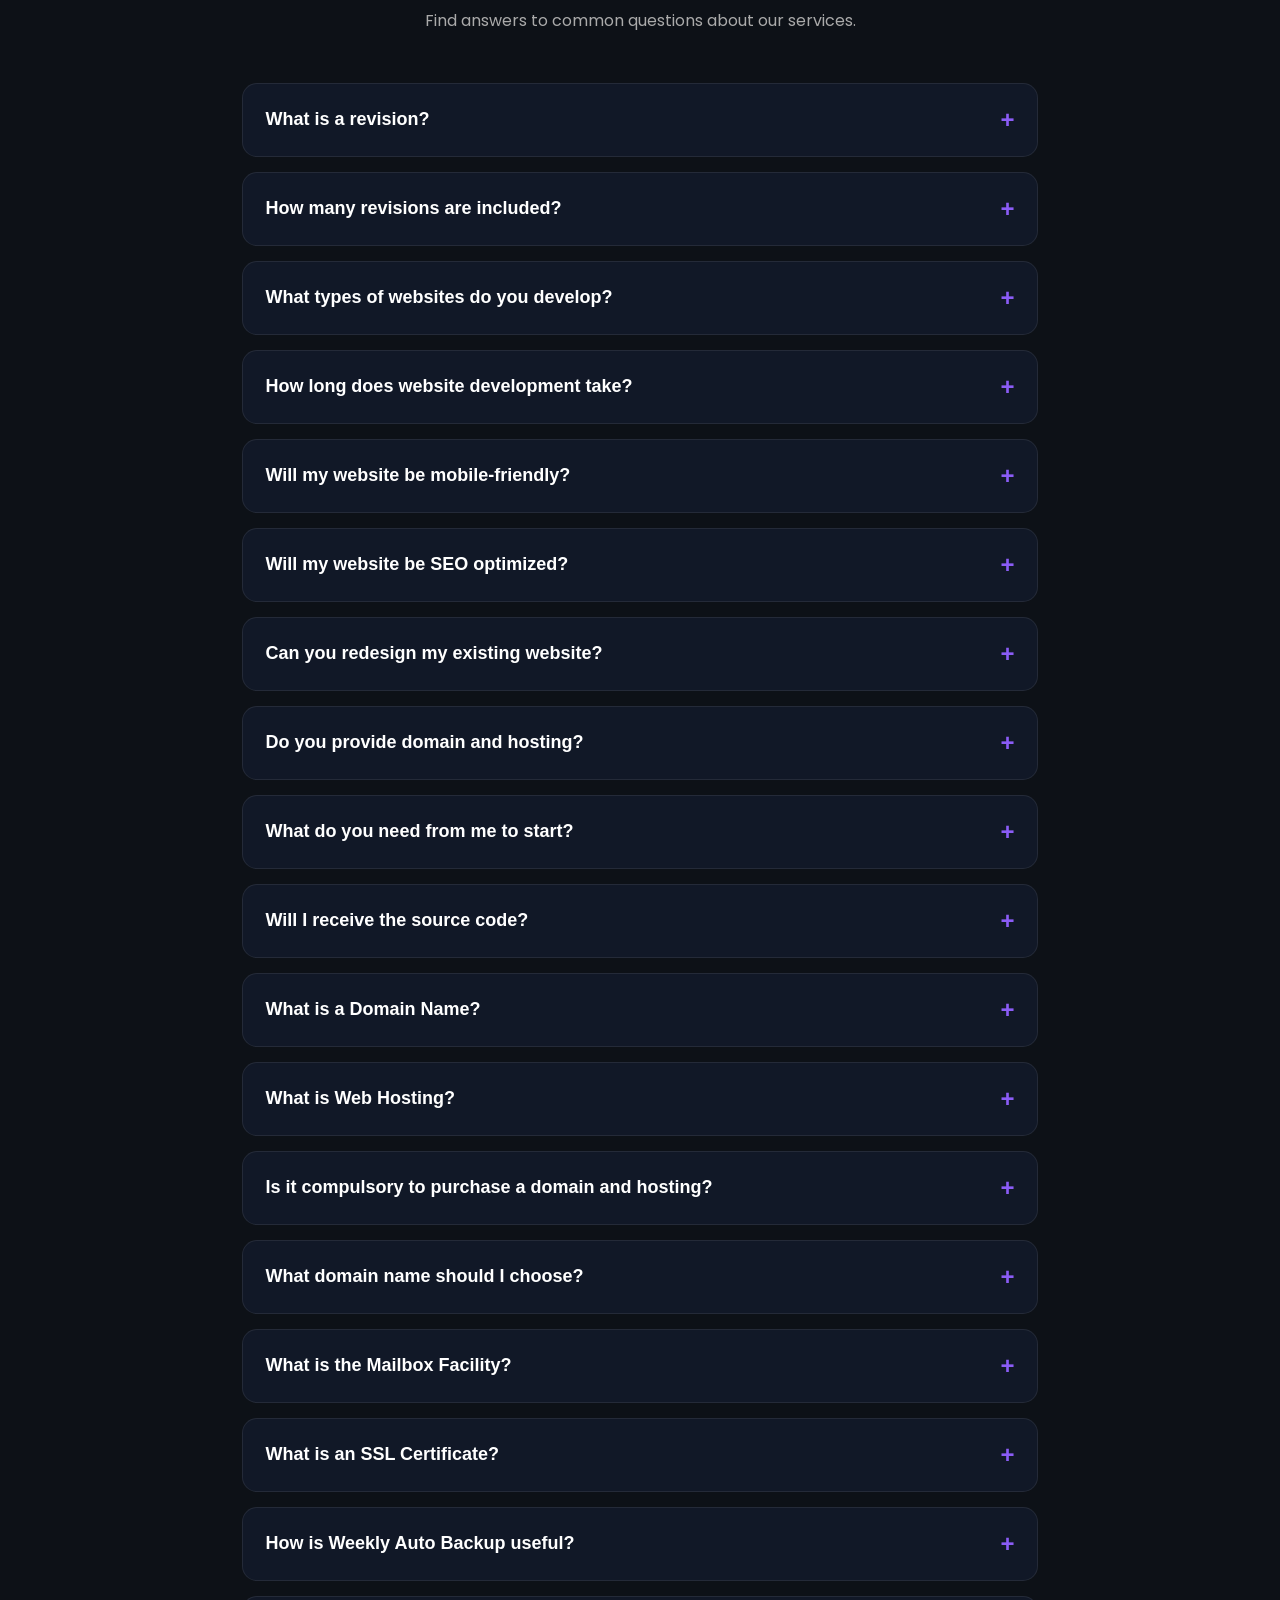
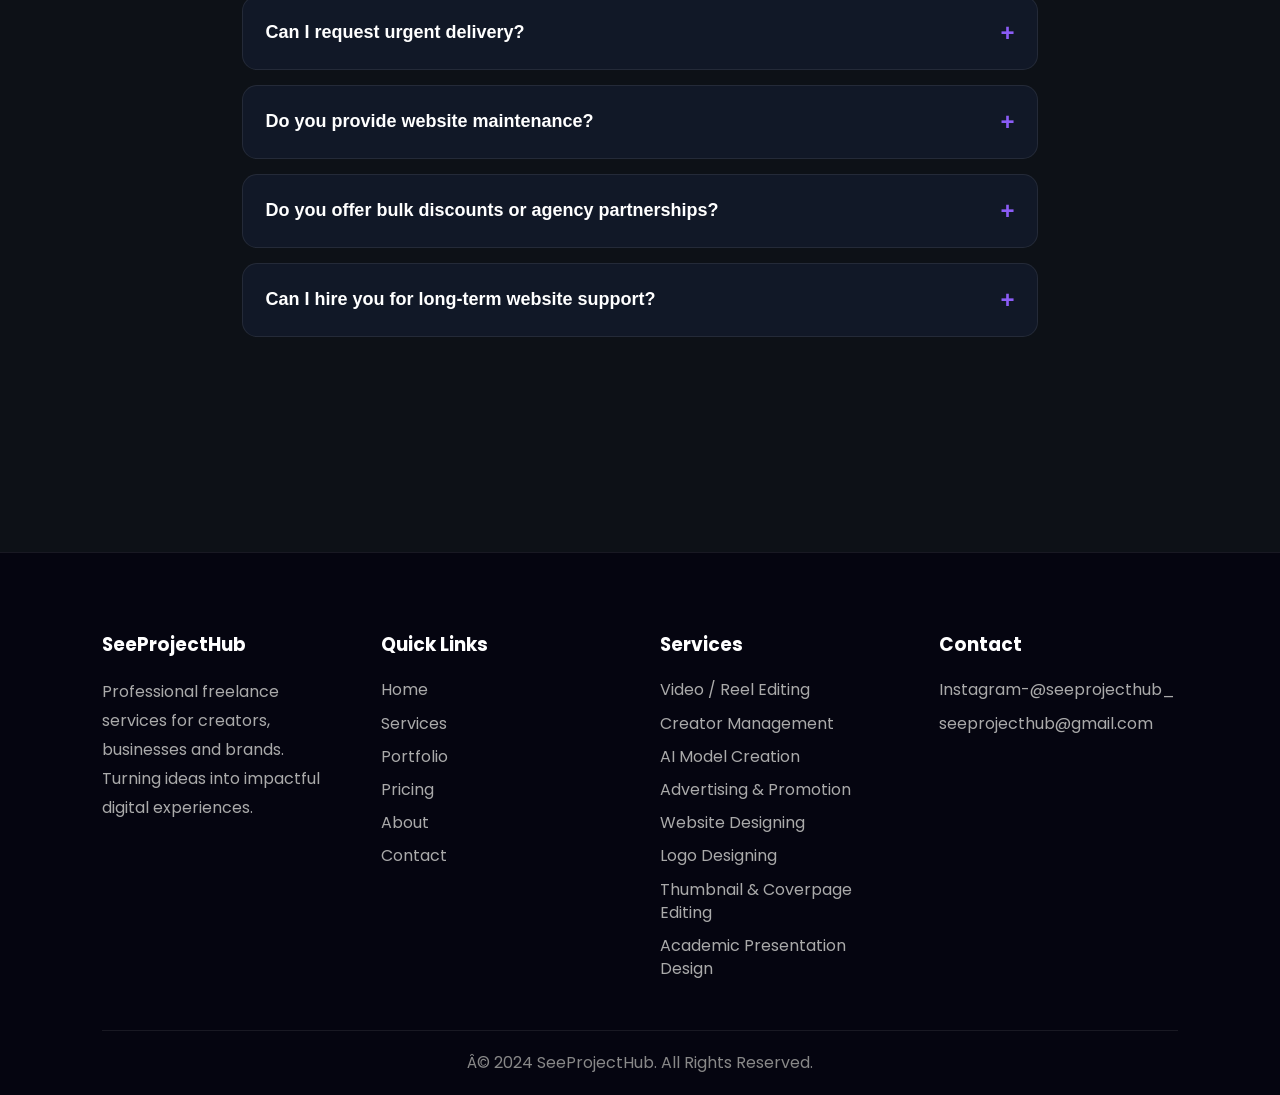
<file: portfolio/Website Design/Website.html>
<!-- header -->
		<header class="nav" id="top">
			<div class="container nav-inner">
			<a class="logo" href="#top">
    <img src="../../animation/logo.png" alt="SeeProjectHub Logo" class="logo-img">
    <span class="logo-text">SeeProjectHub</span>
</a>
						<nav class="nav-links">
							<!-- Home button to jump back to the hero section -->
							<a href="../../index.html#home">Home</a>
							<a href="../../index.html#servicess">Services</a>
							<a href="../portfolio.html">Portfolio</a>
							<a href="../../pricing/pricing.html">Pricing</a>
							<a href="../../index.html#contact">Contact</a>
							<div class="dropdown">
    <a href="#">About ▾</a>

    <div class="dropdown-content">
        <a href="../../index.html#team">About Us</a>
        <a href="../../privacy-policy/privacy.html">Privacy Policy</a>
						</nav>
				<!-- Mobile Button -->
                <button class="nav-toggle">☰</button>

                <!-- Mobile Dropdown -->
                <div class="mobile-dropdown">
					<a href="../../index.html#home">Home</a>
					<a href="../../index.html#servicess">Services</a>
					<a href="../portfolio.html">Portfolio</a>
					<a href="../../pricing/pricing.html">Pricing</a>
					<a href="../../index.html#contact">Contact</a>
					<a href="../../index.html#team">About Us</a>
					<a href="../../privacy-policy/privacy.html">Privacy Policy</a>
				</div>
                    </div>
                </header>
			</div>
		</header>

<!-- body -->
<!DOCTYPE html>
<html lang="en">
<head>
<meta charset="UTF-8">
<meta name="viewport" content="width=device-width, initial-scale=1.0">

<title>Website Development</title>

<link rel="stylesheet" href="./Website.css">

<link rel="preconnect" href="https://fonts.googleapis.com">
<link href="https://fonts.googleapis.com/css2?family=Poppins:wght@300;400;500;600;700&display=swap" rel="stylesheet">
</head>

<body>

<section class="hero">

    <h1>Website Development</h1>

    <p>
    We design and develop modern, responsive, and high-performance websites tailored to your business needs.
     From landing pages to complete business websites, we create fast, secure, and user-friendly digital 
     experiences.
    </p>
    
</section>

<!--body-->
<section class="services-section">

    <div class="section-header">

        <div class="service-tags">
            <span>Popular</span>
            <span>Business Websites</span>
            <span>Landing Pages</span>
            <span>E-Commerce</span>
        </div>

        <h2>What We Build</h2>

        <p>
            Websites designed to <strong>look premium, load fast, and convert visitors into customers.</strong>
        </p>

    </div>


    <div class="services-grid">

        <div class="service-card">
            <div class="icon">🏢</div>
            <h3>Business Websites</h3>
            <p>Professional websites for local businesses, startups, agencies, and personal brands.</p>
        </div>

        <div class="service-card">
            <div class="icon">🚀</div>
            <h3>Landing Pages</h3>
            <p>High-converting landing pages designed for ads, lead generation, and product launches.</p>
        </div>

        <div class="service-card">
            <div class="icon">🛒</div>
            <h3>E-Commerce Stores</h3>
            <p>Online stores with product listings, secure payments, and mobile-friendly shopping experiences.</p>
        </div>

        <div class="service-card">
            <div class="icon">💼</div>
            <h3>Portfolio Websites</h3>
            <p>Showcase your work, skills, services, and achievements with a modern portfolio.</p>
        </div>

        <div class="service-card">
            <div class="icon">📱</div>
            <h3>Responsive Design</h3>
            <p>Every website is optimized for desktop, tablet, and mobile devices.</p>
        </div>

        <div class="service-card">
            <div class="icon">⚡</div>
            <h3>Fast & SEO Friendly</h3>
            <p>Clean code, blazing-fast loading speeds, and SEO-ready development for better rankings.</p>
        </div>

    </div>


    <div class="features">

        <div class="feature">
            ✔ Custom Design
        </div>

        <div class="feature">
            ✔ Mobile Optimized
        </div>

        <div class="feature">
            ✔ SEO Ready
        </div>

    </div>

</section>
<!-- Why Choose Us -->
<section class="why-choose">
    <div class="container">

        <div class="section-heading">
            <h2>Why Choose Our Website Development Service</h2>
            <p>
                We create websites that not only look professional but also help
                businesses build trust, generate leads, and grow online.
            </p>
        </div>

        <div class="why-grid">

            <div class="why-card">
                <div class="icon">🎨</div>
                <h3>Modern Design</h3>
                <p>
                    Clean, attractive, and professional website designs tailored
                    to your brand identity.
                </p>
            </div>

            <div class="why-card">
                <div class="icon">📱</div>
                <h3>Fully Responsive</h3>
                <p>
                    Your website will look and perform perfectly on desktop,
                    tablet, and mobile devices.
                </p>
            </div>

            <div class="why-card">
                <div class="icon">⚡</div>
                <h3>Fast Performance</h3>
                <p>
                    Optimized for speed, smooth navigation, and an excellent
                    user experience.
                </p>
            </div>

            <div class="why-card">
                <div class="icon">🚀</div>
                <h3>SEO Friendly</h3>
                <p>
                    Built using SEO best practices to improve search rankings
                    and online visibility.
                </p>
            </div>

        </div>

    </div>
</section>
<!-- How We Work -->
<section class="process-section">

    <div class="section-title">
        <h2>How We Work</h2>
        <p>
            A streamlined process to transform your ideas into a modern, high-performing website.
        </p>
    </div>

    <div class="process-grid">

        <div class="process-card">
            <div class="step">01</div>
            <h3>Discuss</h3>
            <p>Requirements & Goals</p>
        </div>

        <div class="process-arrow">➜</div>

        <div class="process-card">
            <div class="step">02</div>
            <h3>Design</h3>
            <p>UI/UX & Wireframes</p>
        </div>

        <div class="process-arrow">➜</div>

        <div class="process-card">
            <div class="step">03</div>
            <h3>Develop</h3>
            <p>Responsive Website</p>
        </div>

        <div class="process-arrow">➜</div>

        <div class="process-card">
            <div class="step">04</div>
            <h3>Launch</h3>
            <p>Testing & Delivery</p>
        </div>

    </div>

</section>
<!--Trusted by Businesses -->
<section class="stats-section">
    <div class="section-heading">
        <h2>Trusted by Businesses</h2>
        <p>
            Building modern websites that help brands establish a strong online presence
            and achieve their digital goals.
        </p>
    </div>

    <div class="stats-container">
        <div class="stat-card">
            <h3 class="counter" data-target="20">50</h3>
            <span>+</span>
            <p>Projects Completed</p>
        </div>

        <div class="stat-card">
            <h3 class="counter" data-target="100">100</h3>
            <span>%</span>
            <p>Responsive Design</p>
        </div>

        <div class="stat-card">
            <h3>⚡</h3>
            <p>Fast Loading Speed</p>
        </div>

        <div class="stat-card">
            <h3>24/7</h3>
            <p>Support Available</p>
        </div>
    </div>
</section>
<!-- pricing -->
<section class="pricing-section" id="price">
    <h2>Website Designing Packages</h2>
    <p class="pricing-subtitle">
        Professional Website Designing tailored to your brand needs.
    </p>

    <div class="pricing-table">
        <div class="price-card">
    
    <!--Basic-->
    <h3>Basic</h3>
    <div class="price">Rs.5,499</div>
    <ul>
        <li>✔ Up to 9 Pages</li>
        <li>✔ 3 Revisions</li>
        <li>✔ 5 Business Days Delivery</li>
        <li>✔ Fully Custom Design</li>
        <li>✔ Advanced Animations</li>
        <li>✔ Blog or Portfolio Setup</li>
        <li>✔ Performance & SEO Optimization</li>
        <li>✔ Custom UI/UX Design</li>       
        <li>✔ Contact & Inquiry Forms</li>
        <li>✔ Social Media Integration</li>
        <li>✔ Source code</li>
        <li>⚡ Fast Delivery Available (Additional Charges Apply)</li>
    </ul>
    <a href="../../index.html#contact" class="hire-btn">
        Order Now
    </a>
</div>
<!--Standard--> 
<div class="price-card featured">
    <h3>Standard</h3>
    <div class="price">Rs.8,499</div>
    <ul>
        <li>✔ Up to 14 Pages</li>
        <li>✔ 5 Revisions</li>
        <li>✔ 8 Business Days Delivery</li>
        <li>✔ Fully Custom Design</li>
        <li>✔ Advanced Animations</li>
        <li>✔ Blog or Portfolio Setup</li>
        <li>✔ Performance & SEO Optimization</li>
        <li>✔ Custom UI/UX Design</li>       
        <li>✔ Contact & Inquiry Forms</li>
        <li>✔ Social Media Integration</li>
        <li>✔ Source code</li>
        <li>⚡ Fast Delivery Available (Additional Charges Apply)</li>
    </ul>

    <a href="../../index.html#contact" class="hire-btn">
        Order Now
    </a>
</div>

<!--Premium--> 
<div class="price-card">
    <h3>Premium</h3>
    <div class="price">Rs.11,999</div>
    <ul>
        <li>✔ Up to 20 Pages</li>
        <li>✔ 8 Revisions</li>
        <li>✔ 10 Business Days Delivery</li>
        <li>✔ Fully Custom Design</li>
        <li>✔ Advanced Animations</li>
        <li>✔ Blog or Portfolio Setup</li>
        <li>✔ Performance & SEO Optimization</li>
        <li>✔ Custom UI/UX Design</li>       
        <li>✔ Contact & Inquiry Forms</li>
        <li>✔ Social Media Integration</li>
        <li>✔ Source code</li>
        <li>⚡ Fast Delivery Available (Additional Charges Apply)</li>
    </ul>

    <a href="../../index.html#contact" class="hire-btn">
        Order Now
    </a>
</div>

<!--Domain Registration & Web Hosting-->
<div class="reel-pricing-heading">
    <h3>Domain Registration & Web Hosting</h3>
    <p>Choose the hosting and domain setup that best fits your website.
         We provide reliable, secure, and scalable solutions to keep your site online 24/7.</p>
</div>
    <!---basic-->
<div class="price-card reel-card-1">
    <h3>Basic</h3>
    <div class="price">Rs.4,999</div>
    <ul>
        <li>✔ 1 Year</li>
        <li>✔ Domain + Hosting Registration</li>
        <li>✔ .com (Example: yourdomain.com)</li>
        <li>✔ Upto 10GB space</li>
        <li>✔ Privacy Protection</li>
        <li>✔ 1 mailbox (1GB each) (Example:yourname@yourdomain.com)</li>
        <li>✔ Domain Registration</li>
        <li>✔ Lifetime Free SSL Certificate</li>
        <li>✔ Fast, secure website performance</li>
        <li>✔ Weekly Auto Backup</li>
        <li>✘ +1 Year Free Renewal</li>
    </ul>

    <a href="../../index.html#contact" class="hire-btn">
        Order Now
    </a>
</div>
<!--Standard-->
<div class="price-card reel-card-2">
    <h3>Standard</h3>
    <div class="price">Rs.8,999</div>

    <ul>
        <li>✔ 2 Year</li>
        <li>✔ Domain + Hosting Registration</li>
        <li>✔ .com (Example: yourdomain.com)</li>
        <li>✔ Upto 10GB space</li>
        <li>✔ Privacy Protection</li>
        <li>✔ 1 mailbox (1GB each)(Example:yourname@yourdomain.com)</li>
        <li>✔ Domain Registration</li>
        <li>✔ Lifetime Free SSL Certificate</li>
        <li>✔ Fast, secure website performance</li>
        <li>✔ Weekly Auto Backup</li>
        <li>✘ +1 Year Free Renewal</li>
    </ul>

    <a href="../../index.html#contact" class="hire-btn">
        Order Now
    </a>
</div>
<!--premium-->
<div class="price-card reel-card-3">
    <h3>Premium</h3>
    <div class="price">Rs.11,999</div>

    <ul>
        <li>✔ 3 Year</li>
        <li>✔ Domain + Hosting Registration</li>
        <li>✔ .com (Example: yourdomain.com)</li>
        <li>✔ Upto 10GB space</li>
        <li>✔ Privacy Protection</li>
        <li>✔ 1 mailbox (1GB each)(Example:yourname@yourdomain.com)</li>
        <li>✔ Domain Registration</li>
        <li>✔ Lifetime Free SSL Certificate</li>
        <li>✔ Fast, secure website performance</li>
        <li>✔ Weekly Auto Backup</li>
        <li>✔ + 1 Year Free Renewal</li>
    </ul>

    <a href="../../index.html#contact" class="hire-btn">
        Order Now
    </a>
</div>
<br>
<br>
<br>
<!--add -->
<div class="price-card addon-card">
    <h3>Add-On Services</h3>

    <table class="addon-table">

        <tr>
            <th>Price</th>
            <th>Service</th>
        </tr>
        <tr>
            <td>₹299</td>
            <td>1 Extra Revision</td>
        </tr>
        <tr>
            <td>₹999</td>
            <td>Fast Delivery (For Every -24 Hours)</td>
        </tr>
        <tr>
            <td>₹599</td>
            <td>Every Extra 1 Page</td>
        </tr>
        <tr>
            <td>₹2,499</td>
            <td>Payment Gateway Integration</td>
        </tr>
        <tr>
            <td>₹799</td>
            <td>Booking System</td>
        </tr>
        <tr>
            <td>₹1,499/month</td>
            <td>Website Maintenance</td>  
        </tr>
        <tr>
            <td>₹7,999</td>
            <td>Admin Dashboard + User Authentication </td> 
        </tr>
        <tr>
            <td>₹6,999</td>
            <td>E-commerce Stores</td>
        </tr>
        <tr>
            <td>Price Vary</td>
            <td>Other Requirements as per demand </td>
        </tr>
        <tr>
            <td>2% Discount</td>
            <td>All Basic/Standard/Premium Service Plans</td>
        </tr>
    </table>
    <a href="../../index.html#contact" class="hire-btn">
        Request Add-On
    </a>
</div>


        <!-- details -->
        <div class="price-card custom-card">
            <h3>
                Custom Video & Reel Editing Solutions<br>
                Looking For Something Extra?
            </h3>
                <ul>
                    <li>✔ Website development services are available for business websites,
                         portfolios, landing pages, agency websites, blogs, e-commerce stores, and custom web applications.</li>
                    <li>✔ Additional features such as contact forms, booking systems, 
                        payment gateways, live chat, CMS integration, and custom dashboards are available upon request.</li>
                    <li>✔ Every website is fully responsive and optimized to provide a seamless 
                        experience across desktops, tablets, and mobile devices.</li>
                    <li>✔ Pricing may vary depending on the number of pages, design complexity, 
                        custom functionality, integrations, and project timeline.</li>
                    <li>✔ Bulk projects, agency partnerships, and long-term maintenance plans 
                        are eligible for discounted pricing.</li>
                    <li>✔ Every website is built with a focus on performance, user experience, 
                        security, and modern design standards.</li>
                    <li>✔ Custom UI/UX design, animations, interactive elements, and premium 
                        layouts can be included based on your project requirements.</li>
                    <li>✔ Revisions are provided to ensure the final website aligns with 
                        your brand identity and business goals.</li>
                    <li>✔ Fast-track and priority delivery options are available for urgent projects, 
                        subject to availability.</li>
                    <li>✔ Complete source code and project files are provided upon project completion, 
                        depending on the selected package.</li>
                    <li>✔ Custom branding elements such as logos, color schemes, typography, icons, and 
                        brand assets can be integrated throughout the website.</li>
                    <li>✔ Websites can be optimized for speed, SEO, accessibility, and cross-browser 
                        compatibility to maximize performance and visibility.</li>
                    <li>✔ Delivery time may vary depending on project scope, required 
                        features, revisions, and overall complexity.</li>
                    <li>✔ Feel free to discuss your project requirements before placing an order 
                        to receive a customized quote tailored to your business needs.</li>
</ul>
            <a href="../../index.html#contact" class="hire-btn">
                Contact Us
            </a>
        </div>

    </div>
</section>
<!--FAQS-->

<section class="faq-section">
    <h2>Frequently Asked Questions</h2>
    <p class="faq-subtitle">Find answers to common questions about our services.</p>

    <div class="faq-container">

        <div class="faq-item">
            <button class="faq-question">
                What is a revision?
                <span>+</span>
            </button>
            <div class="faq-answer">
                <p>
                    A revision is a request to make changes to your website after the 
                    initial version is delivered. This may include updates to text, images, 
                    colors, layouts, or minor functionality. Major redesigns or additional 
                    features may be considered extra work.
                </p>
            </div>
        </div>

        <div class="faq-item">
            <button class="faq-question">
                How many revisions are included?
                <span>+</span>
            </button>
            <div class="faq-answer">
                <p>
                    The number of revisions depends on the package you choose. Additional 
                    revisions can be requested if needed.
                </p>
            </div>
        </div>

        <div class="faq-item">
            <button class="faq-question">
                What types of websites do you develop?
                <span>+</span>
            </button>
            <div class="faq-answer">
                <p>
                    We develop business websites, portfolios, landing pages, blogs, agency 
                    websites, e-commerce stores, and custom web applications tailored to your requirements.
                </p>
            </div>
        </div>

        <div class="faq-item">
            <button class="faq-question">
                How long does website development take?
                <span>+</span>
            </button>
            <div class="faq-answer">
                <p>
                    Delivery time depends on the project's size and complexity. Most websites 
                    are completed within the timeline specified in the selected package.
                </p>
            </div>
        </div>

        <div class="faq-item">
            <button class="faq-question">
                Will my website be mobile-friendly?
                <span>+</span>
            </button>
            <div class="faq-answer">
                <p>
                    Yes. Every website is fully responsive and optimized to provide an 
                    excellent experience on desktop, tablet, and mobile devices.
                </p>
            </div>
        </div>

        <div class="faq-item">
            <button class="faq-question">
                Will my website be SEO optimized?
                <span>+</span>
            </button>
            <div class="faq-answer">
                <p>
                    Yes. Basic on-page SEO, clean code, and performance optimization are 
                    included to help improve your website's visibility on search engines.
                </p>
            </div>
        </div>

        <div class="faq-item">
            <button class="faq-question">
                Can you redesign my existing website?
                <span>+</span>
            </button>
            <div class="faq-answer">
                <p>
                    Absolutely. We can redesign your existing website with a modern design, 
                    improved performance, and enhanced user experience while preserving your brand identity.
                </p>
            </div>
        </div>

        <div class="faq-item">
            <button class="faq-question">
                Do you provide domain and hosting?
                <span>+</span>
            </button>
            <div class="faq-answer">
                <p>
                    We can assist you with purchasing, setting up, and connecting your 
                    domain and hosting. If you already have them, we'll work with your existing provider.
                </p>
            </div>
        </div>

        <div class="faq-item">
            <button class="faq-question">
                What do you need from me to start?
                <span>+</span>
            </button>
            <div class="faq-answer">
                <p>
                    We'll need your business details, preferred design style, website content, 
                    logo, images, branding assets, and any reference websites you'd like us to follow.
                </p>
            </div>
        </div>

        <div class="faq-item">
            <button class="faq-question">
                Will I receive the source code?
                <span>+</span>
            </button>
            <div class="faq-answer">
                <p>
                    Yes. Depending on your package, you'll receive the complete source code and project 
                    files upon successful completion of the project.
                </p>
            </div>
        </div>

        <div class="faq-item">
            <button class="faq-question">
                What is a Domain Name?
                <span>+</span>
            </button>
            <div class="faq-answer">
                <p>
                    A domain name is your website's unique online address, such as
                    <strong>www.yourbusiness.com</strong>. It helps customers find
                    your website easily and builds a professional online identity.
                </p>
            </div>
        </div>

        <div class="faq-item">
            <button class="faq-question">
                What is Web Hosting?
                <span>+</span>
            </button>
            <div class="faq-answer">
                <p>
                    Web hosting is the service that stores your website's files and
                    makes them accessible on the internet 24/7. Without hosting,
                    your website cannot be viewed online.
                </p>
            </div>
        </div>

        <div class="faq-item">
            <button class="faq-question">
                Is it compulsory to purchase a domain and hosting?
                <span>+</span>
            </button>
            <div class="faq-answer">
                <p>
                    No. Purchasing a domain and hosting is not compulsory through us.
                    You may use your existing domain and hosting provider, or we can
                    help you purchase and configure them if required.
                </p>
            </div>
        </div>

        <div class="faq-item">
            <button class="faq-question">
                What domain name should I choose?
                <span>+</span>
            </button>
            <div class="faq-answer">
                <p>
                    We recommend choosing a short, memorable, and easy-to-spell
                    domain name that represents your business or personal brand.
                    Popular extensions include <strong>.com</strong>,
                    <strong>.in</strong>, <strong>.org</strong>, and
                    <strong>.net</strong>, depending on your requirements.
                </p>
            </div>
        </div>

        <div class="faq-item">
            <button class="faq-question">
                What is the Mailbox Facility?
                <span>+</span>
            </button>
            <div class="faq-answer">
                <p>
                    Mailbox Facility allows you to create professional business email
                    addresses such as <strong>info@yourdomain.com</strong> or
                    <strong>support@yourdomain.com</strong>, helping build trust and
                    credibility with customers.
                </p>
            </div>
        </div>

        <div class="faq-item">
            <button class="faq-question">
                What is an SSL Certificate?
                <span>+</span>
            </button>
            <div class="faq-answer">
                <p>
                    An SSL Certificate encrypts the connection between your website
                    and visitors, protecting sensitive information. It also displays
                    the secure <strong>HTTPS</strong> padlock in browsers, improving
                    security and customer trust.
                </p>
            </div>
        </div>

        <div class="faq-item">
            <button class="faq-question">
                How is Weekly Auto Backup useful?
                <span>+</span>
            </button>
            <div class="faq-answer">
                <p>
                    Weekly Auto Backup automatically creates copies of your website's
                    files and database. If your website is accidentally deleted,
                    hacked, or experiences technical issues, it can be restored from
                    the latest backup, reducing downtime and preventing data loss.
                </p>
            </div>
        </div>

        <div class="faq-item">
            <button class="faq-question">
                Can I request urgent delivery?
                <span>+</span>
            </button>
            <div class="faq-answer">
                <p>
                    Yes. Express and priority delivery options are available depending on project 
                    scope and current availability.
                </p>
            </div>
        </div>

        <div class="faq-item">
            <button class="faq-question">
                Do you provide website maintenance?
                <span>+</span>
            </button>
            <div class="faq-answer">
                <p>
                    Yes. We offer ongoing maintenance services including updates, 
                    bug fixes, and feature enhancements after your website goes live.
                </p>
            </div>
        </div>

        <div class="faq-item">
            <button class="faq-question">
                Do you offer bulk discounts or agency partnerships?
                <span>+</span>
            </button>
            <div class="faq-answer">
                <p>
                    Yes. Bulk website projects, long-term collaborations, and agency partnerships are eligible
                     for discounted pricing and dedicated support.
                </p>
            </div>
        </div>

        <div class="faq-item">
            <button class="faq-question">
                Can I hire you for long-term website support?
                <span>+</span>
            </button>
            <div class="faq-answer">
                <p>
                    Absolutely. We offer monthly website maintenance, performance optimization, 
                     and ongoing development services for businesses that need continuous 
                    support.
                </p>
            </div>
        </div>
    </div>
</section>
		<!-- FOOTER -->
		<footer class="footer">
			<div class="footer-container">
				<div class="footer-column">
					<h3>SeeProjectHub</h3>
					<p>
						Professional freelance services for creators,
						businesses and brands.
						Turning ideas into impactful digital experiences.
					</p>
				</div>
				<div class="footer-column">
					<h3>Quick Links</h3>
					<a href="../../index.html#home">Home</a>
					<a href="../../index.html#services">Services</a>
					<a href="../portfolio.html">Portfolio</a>
					<a href="../../pricing/pricing.html">Pricing</a>
					<a href="../../index.html#team">About</a>
					<a href="../../index.html#contact">Contact</a>
				</div>
				<div class="footer-column">
					<h3>Services</h3>
					<a href="../Video Editing/Video.html">
						Video / Reel Editing
					</a>

					<a href="../ctm/ctm.html">
						Creator Management
					</a>

					<a href="../AI Model Creation/Model.html">
						AI Model Creation
					</a>

					<a href="../Advertising/Advertising.html">
                        Advertising & Promotion
					</a>
					<a href="../Website Design/Website.html">
						Website Designing
					</a>
					<a href="../logo/logo-design.html">
						Logo Designing
					</a>
					<a href="../Thumbnail  Editing/thumbnail.html">
						Thumbnail & Coverpage Editing
					</a>
					<a href="../Academic Presentation & Document Design/Document.html">
						Academic Presentation Design
					</a>
				</div>
				<div class="footer-column">
					<h3>Contact</h3>
					<a href="https://instagram.com/seeprojecthub_">
						Instagram-@seeprojecthub_
					</a>
					<a href="mailto:seeprojecthub@gmail.com">
						seeprojecthub@gmail.com
					</a>
					
				</div>
			</div>
			<div class="footer-bottom">
				© 2024 SeeProjectHub. All Rights Reserved.
			</div>
		</footer>


    <script src="../Website Design/Website.js"></script>

</body>
</html>
</file>
<file: portfolio/portfolio.css>
/*
	style.css
	Dark professional theme with glassmorphism, gradients and smooth animations.
	Beginner-friendly comments included.
*/

/* Root colors and variables */
:root{
	--bg:#070707; /* near-black */
	--panel:#0f0f12; /* dark gray panel */
	--muted:#9aa3b2; /* subtle text */
	--accent-purple:#7c5cff;;
	--accent-blue:#3ac0ff;
	--glass: rgba(255,255,255,0.04);
	--glass-strong: rgba(255,255,255,0.06);
	--white: #ffffff;
	--card-grad: linear-gradient(135deg,var(--accent-purple),var(--accent-blue));
	--radius:14px;
	--shadow: 0 6px 24px rgba(2,6,23,0.7);
	--glass-border: rgba(255,255,255,0.06);
}

/* Base resets */
*{box-sizing:border-box}
html,body{height:100%}
body{
	margin:0;
	font-family: Inter, ui-sans-serif, system-ui, -apple-system, 'Segoe UI', Roboto, 'Helvetica Neue', Arial;
	background: radial-gradient(1200px 600px at 10% 10%, rgba(124,92,255,0.07), transparent),
							radial-gradient(800px 400px at 90% 90%, rgba(58,192,255,0.04), transparent),
							var(--bg);
	color:var(--white);
	-webkit-font-smoothing:antialiased;
	-moz-osx-font-smoothing:grayscale;
	line-height:1.45;
}

/* Container to center content */
.container{
	width:min(1100px,94%);
	margin:0 auto;
	padding:40px 0;
}

/* header */
/* NAV */
body{
    padding-top:80px;
}
.nav{
    position: fixed;
    top: 0;
    left: 0;
    width: 100%;

    z-index: 9999;

    backdrop-filter: blur(12px);
    background: rgba(7,7,7,0.85);

    border-bottom: 1px solid rgba(255,255,255,0.08);

    transition: all .3s ease;
}

.nav-inner{
    display:flex;
    align-items:center;
    justify-content:space-between;
    padding:12px 0;
}

.logo{
    font-weight:700;
    letter-spacing:0.2px;
    color:var(--white);
    text-decoration:none;
}

.logo span{
    color:var(--accent-purple);
    margin-left:6px;
}

.nav-links{
    display:flex;
    gap:18px;
}

.nav-links a{
    color:var(--muted);
    text-decoration:none;
    padding:8px 12px;
    border-radius:10px;
    transition:all .25s;
}

.nav-links a:hover{
    color:var(--white);
    background:rgba(255,255,255,0.02);
}

.nav-toggle{
    display:none;
    background:transparent;
    border:1px solid rgba(255,255,255,0.03);
    color:var(--muted);
    padding:8px 10px;
    border-radius:10px;
}

.nav.scrolled{
    background:rgba(7,7,7,0.95);
    box-shadow:0 10px 30px rgba(0,0,0,0.4);
}
/* logo header png*/
.logo{
    display:flex;
    align-items:center;
    gap:12px;
    text-decoration:none;
    color:#fff;
    font-weight:700;
    font-size:1.1rem;
}

.logo-img{
    width:52px;
    height:52px;
    border-radius:50%;
    object-fit:cover;
    border:2px solid transparent;
    background:
        linear-gradient(#070707,#070707) padding-box,
        linear-gradient(135deg,#00c3ff,#7c5cff) border-box;
}

.logo-img:hover{
    transform:scale(1.08);
    box-shadow:
        0 0 20px rgba(0,195,255,0.5),
        0 0 35px rgba(124,92,255,0.4);
}

.logo-text{
    color:#fff;
    font-weight:700;
    letter-spacing:.5px;
}
/* header*/
.nav-inner{
    position:relative;
}

/* Hide button on desktop */
.nav-toggle{
    display:none;
    background:none;
    border:none;
    color:white;
    font-size:28px;
    cursor:pointer;
}

/* Mobile Dropdown */
.mobile-dropdown{
    position:absolute;
    top:70px;
    right:0;

    width:220px;

    background:#111827;
    border:1px solid rgba(255,255,255,.08);
    border-radius:12px;

    display:none;
    flex-direction:column;

    overflow:hidden;

    z-index:9999;
}

.mobile-dropdown.active{
    display:flex;
}

.mobile-dropdown a{
    color:white;
    text-decoration:none;
    padding:14px 18px;
    border-bottom:1px solid rgba(255,255,255,.05);
}

.mobile-dropdown a:hover{
    background:rgba(124,92,255,.15);
}

/* Mobile View */
@media(max-width:720px){

    .nav-links{
        display:none;
    }

    .nav-toggle{
        display:block;
    }
}
/* Dropdown Menu */

.dropdown{
    position:relative;
    display:inline-block;
}

.dropdown > a{
    color:var(--muted);
    text-decoration:none;
    padding:8px 12px;
    display:block;
}

.dropdown-content{
    position:absolute;
    top:100%;
    left:0;

    min-width:180px;

    background:#111216;
    border:1px solid rgba(255,255,255,.08);
    border-radius:12px;

    opacity:0;
    visibility:hidden;
    transform:translateY(10px);

    transition:.3s ease;

    z-index:999;
}

.dropdown-content a{
    display:block;
    padding:12px 16px;
    color:#ccc;
    text-decoration:none;
    transition:.3s;
}

.dropdown-content a:hover{
    background:rgba(124,92,255,.15);
    color:white;
}

.dropdown:hover .dropdown-content{
    opacity:1;
    visibility:visible;
    transform:translateY(0);
}

/* content */
body{
    background:#050510;
    margin:0;
    font-family:Arial,sans-serif;
    color:white;
}

.portfolio-section{
    padding:80px 5%;
}

h1{
    text-align:center;
    margin-bottom:50px;
}

.services-grid{
    display:grid;
    grid-template-columns:repeat(auto-fit,minmax(250px,1fr));
    gap:20px;
}

.service-card{
    background:#0d1020;
    padding:25px;
    border-radius:15px;
    text-align:center;
    transition:.4s;
}

.service-card:hover{
    transform:translateY(-10px);
    box-shadow:0 0 20px #7b2cff;
}

.btn{
    display:inline-block;
    margin-top:15px;
    padding:12px 20px;
    border:none;
    border-radius:10px;
    text-decoration:none;
    cursor:pointer;
    color:white;
    background:linear-gradient(
        135deg,
        #7b2cff,
        #00c3ff
    );
    transition:0.3s;
}

.btn:hover{
    transform:translateY(-2px);
    box-shadow:0 0 15px #7b2cff;
}

#projectContainer{
    margin-top:50px;
}



/* footer */
.footer{
    background:#050510;
    margin-top:100px;
    padding:60px 8% 20px;
    border-top:1px solid rgba(255,255,255,.08);
}

.footer-container{
    display:grid;
    grid-template-columns:repeat(auto-fit,minmax(220px,1fr));
    gap:40px;
}

.footer-column h3{
    color:#fff;
    margin-bottom:20px;
}

.footer-column p{
    color:#aaa;
    line-height:1.8;
}

.footer-column a{
    display:block;
    color:#aaa;
    text-decoration:none;
    margin-bottom:10px;
    transition:.3s;
}

.footer-column a:hover{
    color:#00c3ff;
    transform:translateX(5px);
}

.footer-bottom{
    margin-top:40px;
    text-align:center;
    color:#888;
    border-top:1px solid rgba(255,255,255,.08);
    padding-top:20px;
}
</file>
<file: pricing/pricing.css>
/*
	style.css
	Dark professional theme with glassmorphism, gradients and smooth animations.
	Beginner-friendly comments included.
*/

/* Root colors and variables */
:root{
	--bg:#070707; /* near-black */
	--panel:#0f0f12; /* dark gray panel */
	--muted:#9aa3b2; /* subtle text */
	--accent-purple:#7c5cff;;
	--accent-blue:#3ac0ff;
	--glass: rgba(255,255,255,0.04);
	--glass-strong: rgba(255,255,255,0.06);
	--white: #ffffff;
	--card-grad: linear-gradient(135deg,var(--accent-purple),var(--accent-blue));
	--radius:14px;
	--shadow: 0 6px 24px rgba(2,6,23,0.7);
	--glass-border: rgba(255,255,255,0.06);
}

/* Dropdown Menu */

.dropdown{
    position:relative;
    display:inline-block;
}

.dropdown > a{
    color:var(--muted);
    text-decoration:none;
    padding:8px 12px;
    display:block;
}

.dropdown-content{
    position:absolute;
    top:100%;
    left:0;

    min-width:180px;

    background:#111216;
    border:1px solid rgba(255,255,255,.08);
    border-radius:12px;

    opacity:0;
    visibility:hidden;
    transform:translateY(10px);

    transition:.3s ease;

    z-index:999;
}

.dropdown-content a{
    display:block;
    padding:12px 16px;
    color:#ccc;
    text-decoration:none;
    transition:.3s;
}

.dropdown-content a:hover{
    background:rgba(124,92,255,.15);
    color:white;
}

.dropdown:hover .dropdown-content{
    opacity:1;
    visibility:visible;
    transform:translateY(0);
}

/* Base resets */
*{box-sizing:border-box}
html,body{height:100%}
body{
	margin:0;
	font-family: Inter, ui-sans-serif, system-ui, -apple-system, 'Segoe UI', Roboto, 'Helvetica Neue', Arial;
	background: radial-gradient(1200px 600px at 10% 10%, rgba(124,92,255,0.07), transparent),
							radial-gradient(800px 400px at 90% 90%, rgba(58,192,255,0.04), transparent),
							var(--bg);
	color:var(--white);
	-webkit-font-smoothing:antialiased;
	-moz-osx-font-smoothing:grayscale;
	line-height:1.45;
}

/* Container to center content */
.container{
	width:min(1100px,94%);
	margin:0 auto;
	padding:40px 0;
}

/* header */
/* NAV */
.nav{backdrop-filter: blur(8px); background: linear-gradient(180deg, rgba(255,255,255,0.02), transparent); position:sticky; top:0; z-index:40; border-bottom:1px solid rgba(255,255,255,0.02)}
.nav-inner{display:flex;align-items:center;justify-content:space-between;padding:12px 0}
.logo{font-weight:700;letter-spacing:0.2px;color:var(--white);text-decoration:none}
.logo span{color:var(--accent-purple);margin-left:6px}
.nav-links{display:flex;gap:18px}
.nav-links a{color:var(--muted);text-decoration:none;padding:8px 12px;border-radius:10px;transition:all .25s}
.nav-links a:hover{color:var(--white);background:rgba(255,255,255,0.02)}
.nav-toggle{display:none;background:transparent;border:1px solid rgba(255,255,255,0.03);color:var(--muted);padding:8px 10px;border-radius:10px}
/* logo header png */
.logo{
    display:flex;
    align-items:center;
    gap:12px;
    text-decoration:none;
    color:#fff;
    font-weight:700;
    font-size:1.1rem;
}
.nav-inner{
    position:relative;
}

/* Hide button on desktop */
.nav-toggle{
    display:none;
    background:none;
    border:none;
    color:white;
    font-size:28px;
    cursor:pointer;
}

/* Mobile Dropdown */
.mobile-dropdown{
    position:absolute;
    top:70px;
    right:0;

    width:220px;

    background:#111827;
    border:1px solid rgba(255,255,255,.08);
    border-radius:12px;

    display:none;
    flex-direction:column;

    overflow:hidden;

    z-index:9999;
}

.mobile-dropdown.active{
    display:flex;
}

.mobile-dropdown a{
    color:white;
    text-decoration:none;
    padding:14px 18px;
    border-bottom:1px solid rgba(255,255,255,.05);
}

.mobile-dropdown a:hover{
    background:rgba(124,92,255,.15);
}

/* Mobile View */
@media(max-width:720px){

    .nav-links{
        display:none;
    }

    .nav-toggle{
        display:block;
    }
}
.logo-img{
    width:52px;
    height:52px;
    border-radius:50%;
    object-fit:cover;
    border:2px solid transparent;
    background:
        linear-gradient(#070707,#070707) padding-box,
        linear-gradient(135deg,#00c3ff,#7c5cff) border-box;
}

.logo-img:hover{
    transform:scale(1.08);
    box-shadow:
        0 0 20px rgba(0,195,255,0.5),
        0 0 35px rgba(124,92,255,0.4);
}

.logo-text{
    color:#fff;
    font-weight:700;
    letter-spacing:.5px;
}

/* content */
.pricing-grid{
    display:grid;
    grid-template-columns:repeat(auto-fit,minmax(280px,1fr));
    gap:25px;
    margin-top:40px;
}

.pricing-card{
    background:#0d1020;
    border:1px solid rgba(255,255,255,.08);
    border-radius:16px;
    padding:25px;
    color:white;
    transition:.4s;
}

.pricing-card:hover{
    transform:translateY(-10px);
    box-shadow:0 0 25px #7b2cff;
}

.pricing-card h3{
    margin-bottom:15px;
}

.pricing-card p{
    color:#bdbdbd;
    line-height:1.6;
}

.pricing-card h4{
    margin-top:20px;
    color:#00c3ff;
}

.portfolio-btn-wrapper{
    text-align:center;
    margin:50px 0;
}

.portfolio-btn{
    display:inline-block;
    padding:16px 40px;
    background:#fff;
    color:#000;
    text-decoration:none;
    border-radius:50px;
    font-weight:600;
    transition:0.3s ease;
}

.portfolio-btn:hover{
    transform:translateY(-4px);
}

/* FOOTER */

.footer{
    background:#050510;
    margin-top:100px;
    padding:60px 8% 20px;
    border-top:1px solid rgba(255,255,255,.08);
}

.footer-container{
    display:grid;
    grid-template-columns:repeat(auto-fit,minmax(220px,1fr));
    gap:40px;
}

.footer-column h3{
    color:#fff;
    margin-bottom:20px;
}

.footer-column p{
    color:#aaa;
    line-height:1.8;
}

.footer-column a{
    display:block;
    color:#aaa;
    text-decoration:none;
    margin-bottom:10px;
    transition:.3s;
}

.footer-column a:hover{
    color:#00c3ff;
    transform:translateX(5px);
}

.footer-bottom{
    margin-top:40px;
    text-align:center;
    color:#888;
    border-top:1px solid rgba(255,255,255,.08);
    padding-top:20px;
}
</file>
<file: privacy-policy/privacy.css>
/* LOADING SCREEN */

.loader-overlay{
    position:fixed;
    inset:0;
    z-index:999999;

    display:flex;
    justify-content:center;
    align-items:center;

    background:#000;
    overflow:hidden;
}

.loader-video{
    width:100%;
    height:149%;
    object-fit:cover;
    animation:loaderZoom 5s ease forwards;
}

@keyframes loaderZoom{
    from{
        transform:scale(1);
    }
    to{
        transform:scale(1.2);
    }
}

.website-hidden{
    opacity:0;
    visibility:hidden;
}

.website-visible{
    opacity:1;
    visibility:visible;
    transition:opacity .8s ease;
}
/* header */
.nav{
    backdrop-filter: blur(8px);
    background: linear-gradient(180deg, rgba(255,255,255,0.02), transparent);
    position:sticky;
    top:0;
    z-index:40;
    border-bottom:1px solid rgba(255,255,255,0.02)
}

.nav-inner{
    display:flex;
    align-items:center;
    justify-content:space-between;
    padding:12px 0
}

.logo{
    font-weight:700;
    letter-spacing:0.2px;
    color:var(--white);
    text-decoration:none
}

.logo span{
    color:var(--accent-purple);
    margin-left:6px
}

.nav-links{
    display:flex;
    gap:18px
}

.nav-links a{
    color:var(--muted);
    text-decoration:none;
    padding:8px 12px;
    border-radius:10px;
    transition:all .25s
}

.nav-links a:hover{
    color:var(--white);
    background:rgba(255,255,255,0.02)
}

.nav-toggle{
    display:none;
    background:transparent;
    border:1px solid rgba(255,255,255,0.03);
    color:var(--muted);
    padding:8px 10px;
    border-radius:10px
}

/* logo header png */
.logo{
    display:flex;
    align-items:center;
    gap:12px;
    text-decoration:none;
    color:#fff;
    font-weight:700;
    font-size:1.1rem;
}

.logo-img{
    width:52px;
    height:52px;
    border-radius:50%;
    object-fit:cover;
    border:2px solid transparent;
    background:
        linear-gradient(#070707,#070707) padding-box,
        linear-gradient(135deg,#00c3ff,#7c5cff) border-box;
}

.logo-img:hover{
    transform:scale(1.08);
    box-shadow:
        0 0 20px rgba(0,195,255,0.5),
        0 0 35px rgba(124,92,255,0.4);
}

.logo-text{
    color:#fff;
    font-weight:700;
    letter-spacing:.5px;
}

.nav-inner{
    position:relative;
}

/* Hide button on desktop */
.nav-toggle{
    display:none;
    background:none;
    border:none;
    color:white;
    font-size:28px;
    cursor:pointer;
}

/* Mobile Dropdown */
.mobile-dropdown{
    position:absolute;
    top:70px;
    right:0;

    width:220px;

    background:#111827;
    border:1px solid rgba(255,255,255,.08);
    border-radius:12px;

    display:none;
    flex-direction:column;

    overflow:hidden;

    z-index:9999;
}

.mobile-dropdown.active{
    display:flex;
}

.mobile-dropdown a{
    color:white;
    text-decoration:none;
    padding:14px 18px;
    border-bottom:1px solid rgba(255,255,255,.05);
}

.mobile-dropdown a:hover{
    background:rgba(124,92,255,.15);
}

/* Mobile View */
@media(max-width:720px){

    .nav-links{
        display:none;
    }

    .nav-toggle{
        display:block;
    }
}
/* Dropdown Menu */

.dropdown{
    position:relative;
    display:inline-block;
}

.dropdown > a{
    color:var(--muted);
    text-decoration:none;
    padding:8px 12px;
    display:block;
}

.dropdown-content{
    position:absolute;
    top:100%;
    left:0;

    min-width:180px;

    background:#111216;
    border:1px solid rgba(255,255,255,.08);
    border-radius:12px;

    opacity:0;
    visibility:hidden;
    transform:translateY(10px);

    transition:.3s ease;

    z-index:999;
}

.dropdown-content a{
    display:block;
    padding:12px 16px;
    color:#ccc;
    text-decoration:none;
    transition:.3s;
}

.dropdown-content a:hover{
    background:rgba(124,92,255,.15);
    color:white;
}

.dropdown:hover .dropdown-content{
    opacity:1;
    visibility:visible;
    transform:translateY(0);
}

:root{
    --bg:#050510;
    --card:#111122;
    --accent1:#00d4ff;
    --accent2:#7c5cff;
    --text:#ffffff;
    --muted:#b8b8b8;
}

*{
    margin:0;
    padding:0;
    box-sizing:border-box;
}

body{
    background:var(--bg);
    color:var(--text);
    font-family:Inter,sans-serif;
    overflow-x:hidden;
}

.container{
    width:min(1100px,90%);
    margin:auto;
}

.bg-glow{
    position:fixed;
    width:700px;
    height:700px;
    background:radial-gradient(
        circle,
        rgba(124,92,255,.15),
        transparent 70%
    );
    top:-250px;
    right:-250px;
    z-index:-1;
}

.hero{
    text-align:center;
    padding:120px 20px 80px;
}

.hero h1{
    font-family:'Playfair Display',serif;
    font-size:4rem;
    margin-bottom:20px;
}

.hero p{
    max-width:700px;
    margin:auto;
    color:var(--muted);
    font-size:1.1rem;
}

.privacy-content{
    display:grid;
    gap:25px;
    padding-bottom:80px;
}

.policy-card{
    background:rgba(255,255,255,.03);
    border:1px solid rgba(255,255,255,.08);
    border-radius:20px;
    padding:35px;
    backdrop-filter:blur(15px);

    opacity:0;
    transform:translateY(40px);

    transition:.8s ease;
}

.policy-card.show{
    opacity:1;
    transform:translateY(0);
}

.policy-card:hover{
    transform:translateY(-8px);
    border-color:var(--accent1);

    box-shadow:
    0 0 20px rgba(0,212,255,.2),
    0 0 40px rgba(124,92,255,.2);
}

.policy-card h2{
    margin-bottom:15px;
    color:var(--accent1);
}

.policy-card p{
    color:#cfcfcf;
    line-height:1.8;
}

<!-- FOOTER -->
.footer{
    background:#050510;
    margin-top:100px;
    padding:60px 8% 20px;
    border-top:1px solid rgba(255,255,255,.08);
}

.footer-container{
    display:grid;
    grid-template-columns:repeat(auto-fit,minmax(220px,1fr));
    gap:40px;
}

.footer-column h3{
    color:#fff;
    margin-bottom:20px;
}

.footer-column p{
    color:#aaa;
    line-height:1.8;
}

.footer-column a{
    display:block;
    color:#aaa;
    text-decoration:none;
    margin-bottom:10px;
    transition:.3s;
}

.footer-column a:hover{
    color:#00c3ff;
    transform:translateX(5px);
}

.footer-bottom{
    margin-top:40px;
    text-align:center;
    color:#888;
    border-top:1px solid rgba(255,255,255,.08);
    padding-top:20px;
}

/* Hero animation */

.fade-up{
    opacity:0;
    transform:translateY(40px);
    animation:fadeUp 1s forwards;
}

.delay{
    animation-delay:.3s;
}

@keyframes fadeUp{
    to{
        opacity:1;
        transform:translateY(0);
    }
}

@media(max-width:768px){

.hero h1{
    font-size:2.7rem;
}

.policy-card{
    padding:25px;
}

}
</file>
<file: portfolio/Academic Presentation & Document Design/Document.css>
/* Root colors and variables */
:root{
	--bg:#070707; /* near-black */
	--panel:#0f0f12; /* dark gray panel */
	--muted:#9aa3b2; /* subtle text */
	--accent-purple:#7c5cff;;
	--accent-blue:#3ac0ff;
	--glass: rgba(255,255,255,0.04);
	--glass-strong: rgba(255,255,255,0.06);
	--white: #ffffff;
	--card-grad: linear-gradient(135deg,var(--accent-purple),var(--accent-blue));
	--radius:14px;
	--shadow: 0 6px 24px rgba(2,6,23,0.7);
	--glass-border: rgba(255,255,255,0.06);
}

/* Base resets */
*{box-sizing:border-box}
html,body{height:100%}
body{
	margin:0;
	font-family: Inter, ui-sans-serif, system-ui, -apple-system, 'Segoe UI', Roboto, 'Helvetica Neue', Arial;
	background: radial-gradient(1200px 600px at 10% 10%, rgba(124,92,255,0.07), transparent),
							radial-gradient(800px 400px at 90% 90%, rgba(58,192,255,0.04), transparent),
							var(--bg);
	color:var(--white);
	-webkit-font-smoothing:antialiased;
	-moz-osx-font-smoothing:grayscale;
	line-height:1.45;
}

/* Container to center content */
.container{
	width:min(1100px,94%);
	margin:0 auto;
	padding:40px 0;
}

/* header */
/* NAV */
body{
    padding-top:80px;
}
.nav{
    position: fixed;
    top: 0;
    left: 0;
    width: 100%;

    z-index: 9999;

    backdrop-filter: blur(12px);
    background: rgba(7,7,7,0.85);

    border-bottom: 1px solid rgba(255,255,255,0.08);

    transition: all .3s ease;
}

.nav-inner{
    display:flex;
    align-items:center;
    justify-content:space-between;
    padding:12px 0;
}

.logo{
    font-weight:700;
    letter-spacing:0.2px;
    color:var(--white);
    text-decoration:none;
}

.logo span{
    color:var(--accent-purple);
    margin-left:6px;
}

.nav-links{
    display:flex;
    gap:18px;
}

.nav-links a{
    color:var(--muted);
    text-decoration:none;
    padding:8px 12px;
    border-radius:10px;
    transition:all .25s;
}

.nav-links a:hover{
    color:var(--white);
    background:rgba(255,255,255,0.02);
}

.nav-toggle{
    display:none;
    background:transparent;
    border:1px solid rgba(255,255,255,0.03);
    color:var(--muted);
    padding:8px 10px;
    border-radius:10px;
}

.nav.scrolled{
    background:rgba(7,7,7,0.95);
    box-shadow:0 10px 30px rgba(0,0,0,0.4);
}
/* logo header png*/
.logo{
    display:flex;
    align-items:center;
    gap:12px;
    text-decoration:none;
    color:#fff;
    font-weight:700;
    font-size:1.1rem;
}

.logo-img{
    width:52px;
    height:52px;
    border-radius:50%;
    object-fit:cover;
    border:2px solid transparent;
    background:
        linear-gradient(#070707,#070707) padding-box,
        linear-gradient(135deg,#00c3ff,#7c5cff) border-box;
}

.logo-img:hover{
    transform:scale(1.08);
    box-shadow:
        0 0 20px rgba(0,195,255,0.5),
        0 0 35px rgba(124,92,255,0.4);
}

.logo-text{
    color:#fff;
    font-weight:700;
    letter-spacing:.5px;
}

/* header*/
.nav-inner{
    position:relative;
}

/* Hide button on desktop */
.nav-toggle{
    display:none;
    background:none;
    border:none;
    color:white;
    font-size:28px;
    cursor:pointer;
}

/* Mobile Dropdown */
.mobile-dropdown{
    position:absolute;
    top:70px;
    right:0;

    width:220px;

    background:#111827;
    border:1px solid rgba(255,255,255,.08);
    border-radius:12px;

    display:none;
    flex-direction:column;

    overflow:hidden;

    z-index:9999;
}

.mobile-dropdown.active{
    display:flex;
}

.mobile-dropdown a{
    color:white;
    text-decoration:none;
    padding:14px 18px;
    border-bottom:1px solid rgba(255,255,255,.05);
}

.mobile-dropdown a:hover{
    background:rgba(124,92,255,.15);
}

/* Mobile View */
@media(max-width:720px){

    .nav-links{
        display:none;
    }

    .nav-toggle{
        display:block;
    }
}
/* Dropdown Menu */

.dropdown{
    position:relative;
    display:inline-block;
}

.dropdown > a{
    color:var(--muted);
    text-decoration:none;
    padding:8px 12px;
    display:block;
}

.dropdown-content{
    position:absolute;
    top:100%;
    left:0;

    min-width:180px;

    background:#111216;
    border:1px solid rgba(255,255,255,.08);
    border-radius:12px;

    opacity:0;
    visibility:hidden;
    transform:translateY(10px);

    transition:.3s ease;

    z-index:999;
}

.dropdown-content a{
    display:block;
    padding:12px 16px;
    color:#ccc;
    text-decoration:none;
    transition:.3s;
}

.dropdown-content a:hover{
    background:rgba(124,92,255,.15);
    color:white;
}

.dropdown:hover .dropdown-content{
    opacity:1;
    visibility:visible;
    transform:translateY(0);
}
/* HERO */
.hero{padding:80px 0 40px}
.hero-grid{display:grid;grid-template-columns:1fr 420px;gap:40px;align-items:center}
.headline{font-size:clamp(28px,4.6vw,44px);margin:0 0 16px;color:var(--white);line-height:1.02}
.subhead{color:var(--muted);margin:0 0 22px}
.hero-cta{display:flex;gap:14px;margin-bottom:18px}

.btn{display:inline-flex;align-items:center;gap:10px;padding:12px 18px;border-radius:12px;font-weight:600;cursor:pointer;transition:all .28s}
.btn-primary{background:var(--card-grad);box-shadow:0 8px 30px rgba(124,92,255,0.12);border:none;color:var(--white)}
.btn-primary:hover{transform:translateY(-4px);filter:brightness(1.05)}
.btn-outline{background:transparent;border:1px solid rgba(255,255,255,0.06);color:var(--white)}

/* Button glow on hover */
.btn-primary:after{content:'';position:absolute;pointer-events:none;}
.btn-primary{position:relative;overflow:visible}
.btn-primary:hover{box-shadow:0 12px 40px rgba(124,92,255,0.18), 0 2px 10px rgba(58,192,255,0.06)}

.hero-features{display:flex;gap:10px;list-style:none;padding:0;margin:0;color:var(--muted);font-size:14px}
.hero-features li{background:rgba(255,255,255,0.02);padding:8px 10px;border-radius:999px}

/* Glass card in hero visual */
.hero-visual{position:relative}
.glass-card{width:340px;background:linear-gradient(180deg, rgba(255,255,255,0.03), rgba(255,255,255,0.01));border-radius:16px;padding:18px;backdrop-filter:blur(8px);border:1px solid var(--glass-border);box-shadow:var(--shadow)}
.glass-card .video-thumb{height:120px;border-radius:12px;background:linear-gradient(135deg, rgba(255,255,255,0.03), rgba(255,255,255,0.01));display:flex;align-items:center;justify-content:center;font-weight:700;font-size:28px;color:var(--white)}
.card-info{margin-top:12px}
.accent-circle{position:absolute;right:-40px;top:-40px;width:180px;height:180px;border-radius:50%;background:var(--card-grad);filter:blur(22px);opacity:0.12}

/* Floating animation */
.floating{animation:float 6s ease-in-out infinite}
@keyframes float{0%{transform:translateY(0)}50%{transform:translateY(-14px)}100%{transform:translateY(0)}}

/* body */
{
    margin:0;
    padding:0;
    box-sizing:border-box;
}

body{
    font-family:'Poppins',sans-serif;
    background:#0d1117;
    color:white;
}

.hero{
    text-align:center;
    padding:100px 20px;
}

.hero h1{
    font-size:60px;
    margin-bottom:20px;
}

.hero p{
    max-width:700px;
    margin:auto;
    opacity:.8;
    line-height:1.8;

}

@media (max-width: 480px) {
    .hero {
        padding: 50px 16px;
    }

    .hero h1 {
        font-size: 30px;
    }

    .hero p {
        font-size: 15px;
    }
}
/* body */
.portfolio-section{
    padding:100px 8%;
}

.section-header{
    text-align:center;
    max-width:900px;
    margin:auto;
    margin-bottom:70px;
}

.section-header h1{
    font-size:52px;
    margin-bottom:20px;
}

.section-header p{
    color:#b5b5b5;
    line-height:1.8;
    font-size:18px;
}

.portfolio-grid{
    display:grid;
    grid-template-columns:repeat(auto-fit,minmax(340px,1fr));
    gap:35px;
}

.portfolio-card{
    background:#111827;
    border:1px solid rgba(255,255,255,.08);
    border-radius:24px;
    overflow:hidden;
    transition:.4s;
}

.portfolio-card:hover{
    transform:translateY(-10px);
    box-shadow:
        0 20px 50px rgba(124,92,255,.25);
}

.file-preview{
    height:260px;
    overflow:hidden;
    border-bottom:1px solid rgba(255,255,255,.08);
}

.file-preview img{
    width:100%;
    height:100%;
    object-fit:cover;
    display:block;
    transition:.5s ease;
}

.portfolio-card:hover .file-preview img{
    transform:scale(1.05);
}

.ppt{
    background:linear-gradient(135deg,#ff6b35,#ff8c42);
}

.pdf{
    background:linear-gradient(135deg,#ff3d3d,#d90429);
}

.doc{
    background:linear-gradient(135deg,#2563eb,#3b82f6);
}

.card-content{
    padding:25px;
}

.card-content{
    padding:25px;
}

.card-content h3{
    font-size:24px;
    margin-bottom:12px;
}

.card-content p{
    color:#bdbdbd;
    line-height:1.7;
}

.card-buttons{
    display:flex;
    gap:12px;
    flex-wrap:wrap;
}

.btn-view,
.btn-download{
    padding:12px 24px;
    border-radius:12px;
    text-decoration:none;
    font-weight:600;
    transition:.3s;
}

.btn-view{
    background:#7c5cff;
    color:white;
}

.btn-download{
    background:#1f2937;
    color:white;
    border:1px solid rgba(255,255,255,.1);
}

.btn-view:hover,
.btn-download:hover{
    transform:translateY(-3px);
}

.hire-btn{
    display:inline-block;
    margin-top:20px;
    padding:12px 30px;
    background:#7c3aed;
    color:#fff;
    text-decoration:none;
    border-radius:50px;
    font-weight:600;
    transition:.3s;
}

.hire-btn:hover{
    transform:translateY(-3px);
}
/* pricing*/
.pricing-section{
    padding:100px 8%;
    text-align:center;
}

.pricing-section h2{
    font-size:42px;
    margin-bottom:10px;
}

.pricing-subtitle{
    color:#aaa;
    margin-bottom:50px;
}

.pricing-table{
    display:grid;
    grid-template-columns:2.5fr 2fr 2fr;
    gap:30px;
}

/* Last card takes entire second row */
.addon-card{
    grid-column:1 / 2;
}

.custom-card{
    grid-column:2 / 4;
}

.price-card{
    background:#111827;
    border:1px solid rgba(255,255,255,.08);
    border-radius:20px;
    padding:35px;
    transition:.4s;
}

.price-card:hover{
    transform:translateY(-10px);
}

.featured{
    border:2px solid #8b5cf6;
    transform:scale(1.05);
}

.price{
    font-size:60px;
    font-weight:800;
    color:#8b5cf6;
    margin:25px 0;
    line-height:1;
}

.price-card ul{
    list-style:none;
    padding:0;
    text-align:left;
}

.price-card ul li{
    padding:10px 0;
    border-bottom:1px solid rgba(255,255,255,.05);
}

.price-card .hire-btn{
    display:inline-block;
    margin-top:25px;
}
/* Add-on card */
.addon-card{
    grid-column:1 / 2;
}

/* Custom card */
.custom-card{
    grid-column:2 / 4;
}

/* Optional styling */
.addon-card h3{
    color:#8b5cf6;
    margin-bottom:20px;
}

.addon-card ul li{
    font-weight:500;
}

.addon-card .price{
    font-size:42px;
    text-align:center;
    margin-bottom:30px;
}

.addon-card h3{
    text-align:center;
    font-size:28px;
    margin-bottom:15px;
}
.addon-table{
    width:100%;
    border-collapse:collapse;
    margin-top:20px;
}

.addon-table th{
    background:#8b5cf6;
    color:white;
    padding:12px;
    text-align:left;
}

.addon-table td{
    padding:12px;
    border-bottom:1px solid rgba(255,255,255,.08);
}

.addon-table td:first-child{
    font-weight:700;
    color:#8b5cf6;
    width:90px;
}

.addon-table tr:hover{
    background:rgba(255,255,255,.03);
}


/* Mobile Pricing Layout */
@media (max-width: 768px) {

    .pricing-section {
        padding: 70px 20px;
    }

    .pricing-table {
        display: flex;
        flex-direction: column;
        gap: 20px;
    }

    .price-card,
    .addon-card,
    .custom-card, {
        width: 100%;
        max-width: 100%;
        min-height: auto;
        grid-column: auto !important;
        justify-self: stretch;
    }

    .featured {
        transform: none;
    }

    .price-card:hover {
        transform: none;
    }

    .pricing-section h2 {
        font-size: 32px;
    }

    .price {
        font-size: 48px;
    }

    .addon-table {
        display: block;
        overflow-x: auto;
        white-space: nowrap;
    }
}
/*FAQS*/
.faq-section{
    padding:100px 8%;
    max-width:1000px;
    margin:auto;
}

.faq-section h2{
    text-align:center;
    font-size:42px;
    margin-bottom:10px;
}

.faq-subtitle{
    text-align:center;
    color:#aaa;
    margin-bottom:50px;
}

.faq-item{
    background:#111827;
    border:1px solid rgba(255,255,255,.08);
    border-radius:15px;
    margin-bottom:15px;
    overflow:hidden;
}

.faq-question{
    width:100%;
    background:none;
    border:none;
    color:#fff;
    padding:22px;
    font-size:18px;
    font-weight:600;
    text-align:left;
    cursor:pointer;
    display:flex;
    justify-content:space-between;
    align-items:center;
}

.faq-question span{
    font-size:24px;
    color:#8b5cf6;
}

.faq-answer{
    max-height:0;
    overflow:hidden;
    transition:max-height 0.3s ease;
}

.faq-answer p{
    padding:15px 22px 22px;
    margin:0;
}
/* FOOTER*/

.footer{
    background:#050510;
    margin-top:100px;
    padding:60px 8% 20px;
    border-top:1px solid rgba(255,255,255,.08);
}

.footer-container{
    display:grid;
    grid-template-columns:repeat(auto-fit,minmax(220px,1fr));
    gap:40px;
}

.footer-column h3{
    color:#fff;
    margin-bottom:20px;
}

.footer-column p{
    color:#aaa;
    line-height:1.8;
}

.footer-column a{
    display:block;
    color:#aaa;
    text-decoration:none;
    margin-bottom:10px;
    transition:.3s;
}

.footer-column a:hover{
    color:#00c3ff;
    transform:translateX(5px);
}

.footer-bottom{
    margin-top:40px;
    text-align:center;
    color:#888;
    border-top:1px solid rgba(255,255,255,.08);
    padding-top:20px;
}
</file>
<file: portfolio/Advertising/Advertising.css>
/*
	style.css
	Dark professional theme with glassmorphism, gradients and smooth animations.
	Beginner-friendly comments included.
*/

/* Root colors and variables */
:root{
	--bg:#070707; /* near-black */
	--panel:#0f0f12; /* dark gray panel */
	--muted:#9aa3b2; /* subtle text */
	--accent-purple:#7c5cff;;
	--accent-blue:#3ac0ff;
	--glass: rgba(255,255,255,0.04);
	--glass-strong: rgba(255,255,255,0.06);
	--white: #ffffff;
	--card-grad: linear-gradient(135deg,var(--accent-purple),var(--accent-blue));
	--radius:14px;
	--shadow: 0 6px 24px rgba(2,6,23,0.7);
	--glass-border: rgba(255,255,255,0.06);
}

/* Base resets */
*{box-sizing:border-box}
html,body{height:100%}
body{
	margin:0;
	font-family: Inter, ui-sans-serif, system-ui, -apple-system, 'Segoe UI', Roboto, 'Helvetica Neue', Arial;
	background: radial-gradient(1200px 600px at 10% 10%, rgba(124,92,255,0.07), transparent),
							radial-gradient(800px 400px at 90% 90%, rgba(58,192,255,0.04), transparent),
							var(--bg);
	color:var(--white);
	-webkit-font-smoothing:antialiased;
	-moz-osx-font-smoothing:grayscale;
	line-height:1.45;
}

/* Container to center content */
.container{
	width:min(1100px,94%);
	margin:0 auto;
	padding:40px 0;
}

/* header */
/* NAV */
body{
    padding-top:80px;
}
.nav{
    position: fixed;
    top: 0;
    left: 0;
    width: 100%;

    z-index: 9999;

    backdrop-filter: blur(12px);
    background: rgba(7,7,7,0.85);

    border-bottom: 1px solid rgba(255,255,255,0.08);

    transition: all .3s ease;
}

.nav-inner{
    display:flex;
    align-items:center;
    justify-content:space-between;
    padding:12px 0;
}

.logo{
    font-weight:700;
    letter-spacing:0.2px;
    color:var(--white);
    text-decoration:none;
}

.logo span{
    color:var(--accent-purple);
    margin-left:6px;
}

.nav-links{
    display:flex;
    gap:18px;
}

.nav-links a{
    color:var(--muted);
    text-decoration:none;
    padding:8px 12px;
    border-radius:10px;
    transition:all .25s;
}

.nav-links a:hover{
    color:var(--white);
    background:rgba(255,255,255,0.02);
}

.nav-toggle{
    display:none;
    background:transparent;
    border:1px solid rgba(255,255,255,0.03);
    color:var(--muted);
    padding:8px 10px;
    border-radius:10px;
}

.nav.scrolled{
    background:rgba(7,7,7,0.95);
    box-shadow:0 10px 30px rgba(0,0,0,0.4);
}
/* logo header png*/
.logo{
    display:flex;
    align-items:center;
    gap:12px;
    text-decoration:none;
    color:#fff;
    font-weight:700;
    font-size:1.1rem;
}

.logo-img{
    width:52px;
    height:52px;
    border-radius:50%;
    object-fit:cover;
    border:2px solid transparent;
    background:
        linear-gradient(#070707,#070707) padding-box,
        linear-gradient(135deg,#00c3ff,#7c5cff) border-box;
}

.logo-img:hover{
    transform:scale(1.08);
    box-shadow:
        0 0 20px rgba(0,195,255,0.5),
        0 0 35px rgba(124,92,255,0.4);
}

.logo-text{
    color:#fff;
    font-weight:700;
    letter-spacing:.5px;
}
/* header*/
.nav-inner{
    position:relative;
}

/* Hide button on desktop */
.nav-toggle{
    display:none;
    background:none;
    border:none;
    color:white;
    font-size:28px;
    cursor:pointer;
}

/* Mobile Dropdown */
.mobile-dropdown{
    position:absolute;
    top:70px;
    right:0;

    width:220px;

    background:#111827;
    border:1px solid rgba(255,255,255,.08);
    border-radius:12px;

    display:none;
    flex-direction:column;

    overflow:hidden;

    z-index:9999;
}

.mobile-dropdown.active{
    display:flex;
}

.mobile-dropdown a{
    color:white;
    text-decoration:none;
    padding:14px 18px;
    border-bottom:1px solid rgba(255,255,255,.05);
}

.mobile-dropdown a:hover{
    background:rgba(124,92,255,.15);
}

/* Mobile View */
@media(max-width:720px){

    .nav-links{
        display:none;
    }

    .nav-toggle{
        display:block;
    }
}
/* Dropdown Menu */

.dropdown{
    position:relative;
    display:inline-block;
}

.dropdown > a{
    color:var(--muted);
    text-decoration:none;
    padding:8px 12px;
    display:block;
}

.dropdown-content{
    position:absolute;
    top:100%;
    left:0;

    min-width:180px;

    background:#111216;
    border:1px solid rgba(255,255,255,.08);
    border-radius:12px;

    opacity:0;
    visibility:hidden;
    transform:translateY(10px);

    transition:.3s ease;

    z-index:999;
}

.dropdown-content a{
    display:block;
    padding:12px 16px;
    color:#ccc;
    text-decoration:none;
    transition:.3s;
}

.dropdown-content a:hover{
    background:rgba(124,92,255,.15);
    color:white;
}

.dropdown:hover .dropdown-content{
    opacity:1;
    visibility:visible;
    transform:translateY(0);
}
/* HERO */
.hero{padding:80px 0 40px}
.hero-grid{display:grid;grid-template-columns:1fr 420px;gap:40px;align-items:center}
.headline{font-size:clamp(28px,4.6vw,44px);margin:0 0 16px;color:var(--white);line-height:1.02}
.subhead{color:var(--muted);margin:0 0 22px}
.hero-cta{display:flex;gap:14px;margin-bottom:18px}

.btn{display:inline-flex;align-items:center;gap:10px;padding:12px 18px;border-radius:12px;font-weight:600;cursor:pointer;transition:all .28s}
.btn-primary{background:var(--card-grad);box-shadow:0 8px 30px rgba(124,92,255,0.12);border:none;color:var(--white)}
.btn-primary:hover{transform:translateY(-4px);filter:brightness(1.05)}
.btn-outline{background:transparent;border:1px solid rgba(255,255,255,0.06);color:var(--white)}
.hero{
    text-align:center;
    padding:100px 20px;
}

.hero h1{
    font-size:60px;
    margin-bottom:20px;
}

.hero p{
    max-width:700px;
    margin:auto;
    opacity:.8;
    line-height:1.8;
}


/* Section */
.how-it-works,
.additional-services{
    padding:100px 8%;
}

.how-it-works h2,
.additional-services h2{
    text-align:center;
    font-size:42px;
    margin-bottom:50px;
}

/* Cards Grid */
.service-grid{
    display:grid;
    grid-template-columns:repeat(auto-fit,minmax(280px,1fr));
    gap:25px;
}

/* Cards */
.service-card{
    background:#111827;
    border:1px solid rgba(255,255,255,.08);
    border-radius:20px;
    padding:30px;
    transition:.4s ease;
}

.service-card:hover{
    transform:translateY(-8px);
    box-shadow:0 15px 35px rgba(124,92,255,.2);
}

.service-card h3{
    margin-bottom:15px;
    color:#8b5cf6;
}

.service-card p{
    color:#bbb;
    line-height:1.8;
}

/* What We Offer */
.offer-section{
    padding:100px 8%;
}

.offer-section h2{
    text-align:center;
    font-size:42px;
    margin-bottom:40px;
}

.offer-list{
    max-width:900px;
    margin:auto;
    list-style:none;
    padding:0;
}

.offer-list li{
    background:#111827;
    margin-bottom:15px;
    padding:18px 22px;
    border-radius:12px;
    border:1px solid rgba(255,255,255,.08);
    transition:.3s;
}

.offer-list li:hover{
    transform:translateX(8px);
    border-color:#8b5cf6;
}

.hire-btn{
    display:inline-block;
    margin-top:20px;
    padding:12px 30px;
    background:#7c3aed;
    color:#fff;
    text-decoration:none;
    border-radius:50px;
    font-weight:600;
    transition:.3s;
}

.hire-btn:hover{
    transform:translateY(-3px);
}

/* pricing*/
.pricing-section{
    padding:100px 8%;
    text-align:center;
}

.pricing-section h2{
    font-size:42px;
    margin-bottom:15px;
}

.pricing-subtitle{
    color:#aaa;
    max-width:700px;
    margin:0 auto 50px;
    line-height:1.8;
}

.pricing-card{
    max-width:850px;
    margin:auto;
    background:#111827;
    border:1px solid rgba(255,255,255,.08);
    border-radius:20px;
    padding:40px;
    text-align:left;
}

.pricing-card h3{
    margin-bottom:25px;
    color:#fff;
}

.pricing-list{
    list-style:none;
    padding:0;
    margin:0;
}

.pricing-list li{
    padding:14px 0;
    border-bottom:1px solid rgba(255,255,255,.06);
    color:#ddd;
    font-size:17px;
}

.pricing-note{
    margin-top:30px;
    color:#aaa;
    line-height:1.8;
}

.quote-btn{
    display:inline-block;
    margin-top:30px;
    padding:14px 30px;
    border-radius:50px;
    text-decoration:none;
    color:white;
    font-weight:600;
    background:linear-gradient(135deg,#7c3aed,#3b82f6);
    transition:.3s;
}

.quote-btn:hover{
    transform:translateY(-3px);
    box-shadow:0 10px 25px rgba(124,58,237,.35);
}
/*FAQS*/
.faq-section{
    padding:100px 8%;
    max-width:1000px;
    margin:auto;
}

.faq-section h2{
    text-align:center;
    font-size:42px;
    margin-bottom:10px;
}

.faq-subtitle{
    text-align:center;
    color:#aaa;
    margin-bottom:50px;
}

.faq-item{
    background:#111827;
    border:1px solid rgba(255,255,255,.08);
    border-radius:15px;
    margin-bottom:15px;
    overflow:hidden;
}

.faq-question{
    width:100%;
    background:none;
    border:none;
    color:#fff;
    padding:22px;
    font-size:18px;
    font-weight:600;
    text-align:left;
    cursor:pointer;
    display:flex;
    justify-content:space-between;
    align-items:center;
}

.faq-question span{
    font-size:24px;
    color:#8b5cf6;
}

.faq-answer{
    max-height:0;
    overflow:hidden;
    transition:max-height 0.3s ease;
}

.faq-answer p{
    padding:15px 22px 22px;
    margin:0;
}
/* FOOTER */

.footer{
    background:#050510;
    margin-top:100px;
    padding:60px 8% 20px;
    border-top:1px solid rgba(255,255,255,.08);
}

.footer-container{
    display:grid;
    grid-template-columns:repeat(auto-fit,minmax(220px,1fr));
    gap:40px;
}

.footer-column h3{
    color:#fff;
    margin-bottom:20px;
}

.footer-column p{
    color:#aaa;
    line-height:1.8;
}

.footer-column a{
    display:block;
    color:#aaa;
    text-decoration:none;
    margin-bottom:10px;
    transition:.3s;
}

.footer-column a:hover{
    color:#00c3ff;
    transform:translateX(5px);
}

.footer-bottom{
    margin-top:40px;
    text-align:center;
    color:#888;
    border-top:1px solid rgba(255,255,255,.08);
    padding-top:20px;
}
</file>
<file: portfolio/AI Model Creation/Model.css>
/* Root colors and variables */
:root{
	--bg:#070707; /* near-black */
	--panel:#0f0f12; /* dark gray panel */
	--muted:#9aa3b2; /* subtle text */
	--accent-purple:#7c5cff;;
	--accent-blue:#3ac0ff;
	--glass: rgba(255,255,255,0.04);
	--glass-strong: rgba(255,255,255,0.06);
	--white: #ffffff;
	--card-grad: linear-gradient(135deg,var(--accent-purple),var(--accent-blue));
	--radius:14px;
	--shadow: 0 6px 24px rgba(2,6,23,0.7);
	--glass-border: rgba(255,255,255,0.06);
}

/* Base resets */
*{box-sizing:border-box}
html,body{height:100%}
body{
	margin:0;
	font-family: Inter, ui-sans-serif, system-ui, -apple-system, 'Segoe UI', Roboto, 'Helvetica Neue', Arial;
	background: radial-gradient(1200px 600px at 10% 10%, rgba(124,92,255,0.07), transparent),
							radial-gradient(800px 400px at 90% 90%, rgba(58,192,255,0.04), transparent),
							var(--bg);
	color:var(--white);
	-webkit-font-smoothing:antialiased;
	-moz-osx-font-smoothing:grayscale;
	line-height:1.45;
}

/* Container to center content */
.container{
	width:min(1100px,94%);
	margin:0 auto;
	padding:40px 0;
}

/* header */
/* NAV */
body{
    padding-top:80px;
}
.nav{
    position: fixed;
    top: 0;
    left: 0;
    width: 100%;

    z-index: 9999;

    backdrop-filter: blur(12px);
    background: rgba(7,7,7,0.85);

    border-bottom: 1px solid rgba(255,255,255,0.08);

    transition: all .3s ease;
}

.nav-inner{
    display:flex;
    align-items:center;
    justify-content:space-between;
    padding:12px 0;
}

.logo{
    font-weight:700;
    letter-spacing:0.2px;
    color:var(--white);
    text-decoration:none;
}

.logo span{
    color:var(--accent-purple);
    margin-left:6px;
}

.nav-links{
    display:flex;
    gap:18px;
}

.nav-links a{
    color:var(--muted);
    text-decoration:none;
    padding:8px 12px;
    border-radius:10px;
    transition:all .25s;
}

.nav-links a:hover{
    color:var(--white);
    background:rgba(255,255,255,0.02);
}

.nav-toggle{
    display:none;
    background:transparent;
    border:1px solid rgba(255,255,255,0.03);
    color:var(--muted);
    padding:8px 10px;
    border-radius:10px;
}

.nav.scrolled{
    background:rgba(7,7,7,0.95);
    box-shadow:0 10px 30px rgba(0,0,0,0.4);
}
/* logo header png*/
.logo{
    display:flex;
    align-items:center;
    gap:12px;
    text-decoration:none;
    color:#fff;
    font-weight:700;
    font-size:1.1rem;
}

.logo-img{
    width:52px;
    height:52px;
    border-radius:50%;
    object-fit:cover;
    border:2px solid transparent;
    background:
        linear-gradient(#070707,#070707) padding-box,
        linear-gradient(135deg,#00c3ff,#7c5cff) border-box;
}

.logo-img:hover{
    transform:scale(1.08);
    box-shadow:
        0 0 20px rgba(0,195,255,0.5),
        0 0 35px rgba(124,92,255,0.4);
}

.logo-text{
    color:#fff;
    font-weight:700;
    letter-spacing:.5px;
}
/* header*/
.nav-inner{
    position:relative;
}

/* Hide button on desktop */
.nav-toggle{
    display:none;
    background:none;
    border:none;
    color:white;
    font-size:28px;
    cursor:pointer;
}

/* Mobile Dropdown */
.mobile-dropdown{
    position:absolute;
    top:70px;
    right:0;

    width:220px;

    background:#111827;
    border:1px solid rgba(255,255,255,.08);
    border-radius:12px;

    display:none;
    flex-direction:column;

    overflow:hidden;

    z-index:9999;
}

.mobile-dropdown.active{
    display:flex;
}

.mobile-dropdown a{
    color:white;
    text-decoration:none;
    padding:14px 18px;
    border-bottom:1px solid rgba(255,255,255,.05);
}

.mobile-dropdown a:hover{
    background:rgba(124,92,255,.15);
}

/* Mobile View */
@media(max-width:720px){

    .nav-links{
        display:none;
    }

    .nav-toggle{
        display:block;
    }
}
/* Dropdown Menu */

.dropdown{
    position:relative;
    display:inline-block;
}

.dropdown > a{
    color:var(--muted);
    text-decoration:none;
    padding:8px 12px;
    display:block;
}

.dropdown-content{
    position:absolute;
    top:100%;
    left:0;

    min-width:180px;

    background:#111216;
    border:1px solid rgba(255,255,255,.08);
    border-radius:12px;

    opacity:0;
    visibility:hidden;
    transform:translateY(10px);

    transition:.3s ease;

    z-index:999;
}

.dropdown-content a{
    display:block;
    padding:12px 16px;
    color:#ccc;
    text-decoration:none;
    transition:.3s;
}

.dropdown-content a:hover{
    background:rgba(124,92,255,.15);
    color:white;
}

.dropdown:hover .dropdown-content{
    opacity:1;
    visibility:visible;
    transform:translateY(0);
}
/* HERO */
.hero{padding:80px 0 40px}
.hero-grid{display:grid;grid-template-columns:1fr 420px;gap:40px;align-items:center}
.headline{font-size:clamp(28px,4.6vw,44px);margin:0 0 16px;color:var(--white);line-height:1.02}
.subhead{color:var(--muted);margin:0 0 22px}
.hero-cta{display:flex;gap:14px;margin-bottom:18px}

.btn{display:inline-flex;align-items:center;gap:10px;padding:12px 18px;border-radius:12px;font-weight:600;cursor:pointer;transition:all .28s}
.btn-primary{background:var(--card-grad);box-shadow:0 8px 30px rgba(124,92,255,0.12);border:none;color:var(--white)}
.btn-primary:hover{transform:translateY(-4px);filter:brightness(1.05)}
.btn-outline{background:transparent;border:1px solid rgba(255,255,255,0.06);color:var(--white)}

/* Button glow on hover */
.btn-primary:after{content:'';position:absolute;pointer-events:none;}
.btn-primary{position:relative;overflow:visible}
.btn-primary:hover{box-shadow:0 12px 40px rgba(124,92,255,0.18), 0 2px 10px rgba(58,192,255,0.06)}

.hero-features{display:flex;gap:10px;list-style:none;padding:0;margin:0;color:var(--muted);font-size:14px}
.hero-features li{background:rgba(255,255,255,0.02);padding:8px 10px;border-radius:999px}

/* Glass card in hero visual */
.hero-visual{position:relative}
.glass-card{width:340px;background:linear-gradient(180deg, rgba(255,255,255,0.03), rgba(255,255,255,0.01));border-radius:16px;padding:18px;backdrop-filter:blur(8px);border:1px solid var(--glass-border);box-shadow:var(--shadow)}
.glass-card .video-thumb{height:120px;border-radius:12px;background:linear-gradient(135deg, rgba(255,255,255,0.03), rgba(255,255,255,0.01));display:flex;align-items:center;justify-content:center;font-weight:700;font-size:28px;color:var(--white)}
.card-info{margin-top:12px}
.accent-circle{position:absolute;right:-40px;top:-40px;width:180px;height:180px;border-radius:50%;background:var(--card-grad);filter:blur(22px);opacity:0.12}

/* Floating animation */
.floating{animation:float 6s ease-in-out infinite}
@keyframes float{0%{transform:translateY(0)}50%{transform:translateY(-14px)}100%{transform:translateY(0)}}

/* body */
{
    margin:0;
    padding:0;
    box-sizing:border-box;
}

body{
    font-family:'Poppins',sans-serif;
    background:#0d1117;
    color:white;
}

.hero{
    text-align:center;
    padding:100px 20px;
}

.hero h1{
    font-size:60px;
    margin-bottom:20px;
}

.hero p{
    max-width:700px;
    margin:auto;
    opacity:.8;
    line-height:1.8;
}

.portfolio{

    width:90%;
    max-width:1300px;

    margin:auto;

    display:grid;

    grid-template-columns:
    repeat(auto-fit,minmax(350px,1fr));

    gap:40px;

    padding-bottom:100px;
}

.card{

    background:#161b22;

    border-radius:20px;

    overflow:hidden;

    transition:.4s ease;

    cursor:pointer;
}

.card:hover{

    transform:translateY(-10px);

    box-shadow:
    0 20px 50px rgba(0,0,0,.35);
}

.image-box{

    overflow:hidden;
}

.image-box img{

    width:100%;

    display:block;

    transition:.6s ease;
}

.card:hover img{

    transform:scale(1.05);
}

.content{

    padding:25px;
}

.content h3{

    margin-bottom:15px;

    font-size:24px;
}

.content p{

    line-height:1.8;

    opacity:.8;
}

.hire-btn{

    display:inline-block;

    margin-top:20px;

    padding:12px 24px;

    background:linear-gradient(
        135deg,
        #7c3aed,
        #3b82f6
    );

    color:white;

    text-decoration:none;

    border-radius:10px;

    font-weight:600;

    transition:.3s ease;
}

/* HIRE US Button */

.hire-btn:hover{

    transform:translateY(-3px);

    box-shadow:
    0 10px 25px rgba(124,58,237,.35);
}

.logo-slider{
    position:relative;
    overflow:hidden;
    border-radius:20px;
}

.slides{
    display:flex;
    transition:transform .5s ease;
}

.slides img{
    width:100%;
    min-width:100%;
    height:350px;
    object-fit:cover;
}

.prev,
.next{
    position:absolute;
    top:50%;
    transform:translateY(-50%);
    background:rgba(0,0,0,.5);
    color:#fff;
    border:none;
    width:45px;
    height:45px;
    border-radius:50%;
    cursor:pointer;
    z-index:2;
}

.prev{
    left:10px;
}

.next{
    right:10px;
}

/* video and reel */
{
    margin:0;
    padding:0;
    box-sizing:border-box;
}

body{
    font-family:'Poppins',sans-serif;
    background:#0d1117;
    color:white;
}

.hero{
    text-align:center;
    padding:100px 20px;
}

.hero h1{
    font-size:60px;
    margin-bottom:20px;
}

.hero p{
    max-width:700px;
    margin:auto;
    opacity:.8;
    line-height:1.8;

}
.portfolio-heading{
    display:flex;
    justify-content:space-between;
    align-items:center;
    margin-bottom:30px;
}

.portfolio-heading h1{
    font-size:3rem;
}

/*card width*/
*{
    margin:0;
    padding:0;
    box-sizing:border-box;
    font-family:Arial,sans-serif;
}

body{
    background:#111;
    color:white;
    padding:40px;
}

.portfolio h1{
    text-align:center;
    margin-bottom:40px;
    font-size:3rem;
}

.video-grid {
    display: grid;
    grid-template-columns: repeat(2, 1fr);
    gap: 20px;
    max-width: 1100px;
    margin: auto;
}

.video-item {
    display: contents;
}

.lazy-video {
    width: 100%;
    aspect-ratio: 16 / 9;
    border-radius: 12px;
    overflow: hidden;
    background: #111;
}

.lazy-video iframe {
    width: 100%;
    height: 100%;
    border: 0;
}

@media (max-width:768px){
    .video-grid{
        grid-template-columns:1fr;
    }
}

.video-grid iframe {
    width: 100%;
    aspect-ratio: 9 / 16; /* vertical videos */
    border: none;
    border-radius: 12px;
}

.hire-btn{
    display:block;
    text-align:center;
    margin-top:15px;
    background:#ff5722;
    color:white;
    text-decoration:none;
    padding:14px;
    border-radius:10px;
    font-weight:bold;
}

.hire-btn:hover{
    opacity:.9;
}

/* Prevent horizontal scrolling on mobile */
html,
body {
    overflow-x: hidden;
    width: 100%;
}

*,
*::before,
*::after {
    box-sizing: border-box;
}

@media (max-width: 768px) {

    .hero,
    .portfolio,
    .content,
    .video-grid,
    .lazy-video,
    .card {
        width: 100%;
        max-width: 100%;
    }

    .portfolio {
        padding: 0 16px 60px;
        margin: 0 auto;
        grid-template-columns: 1fr;
    }

    .portfolio-heading {
        flex-direction: column;
        text-align: center;
        gap: 15px;
    }

    .portfolio-heading h1,
    .portfolio h1 {
        font-size: 2rem;
    }

    .content {
        padding: 20px;
    }

    img,
    iframe,
    video {
        max-width: 100%;
        height: auto;
        display: block;
    }
}
/* pricing*/
.pricing-section{
    padding:100px 8%;
    text-align:center;
}

.pricing-section h2{
    font-size:42px;
    margin-bottom:10px;
}

.pricing-subtitle{
    color:#aaa;
    margin-bottom:50px;
}

.pricing-table{
    display:grid;
    grid-template-columns:2.5fr 2fr 2fr;
    gap:30px;
}

/* Last card takes entire second row */
.addon-card{
    grid-column:1 / 2;
}

.custom-card{
    grid-column:2 / 4;
}

.price-card{
    background:#111827;
    border:1px solid rgba(255,255,255,.08);
    border-radius:20px;
    padding:35px;
    transition:.4s;
}

.price-card:hover{
    transform:translateY(-10px);
}

.featured{
    border:2px solid #8b5cf6;
    transform:scale(1.05);
}

.price{
    font-size:60px;
    font-weight:800;
    color:#8b5cf6;
    margin:25px 0;
    line-height:1;
}

.price-card ul{
    list-style:none;
    padding:0;
    text-align:left;
}

.price-card ul li{
    padding:10px 0;
    border-bottom:1px solid rgba(255,255,255,.05);
}

.price-card .hire-btn{
    display:inline-block;
    margin-top:25px;
}
/* Add-on card */
.addon-card{
    grid-column:1 / 2;
}

/* Custom card */
.custom-card{
    grid-column:2 / 4;
}

/* Optional styling */
.addon-card h3{
    color:#8b5cf6;
    margin-bottom:20px;
}

.addon-card ul li{
    font-weight:500;
}

.addon-card .price{
    font-size:42px;
    text-align:center;
    margin-bottom:30px;
}

.addon-card h3{
    text-align:center;
    font-size:28px;
    margin-bottom:15px;
}
.addon-table{
    width:100%;
    border-collapse:collapse;
    margin-top:20px;
}

.addon-table th{
    background:#8b5cf6;
    color:white;
    padding:12px;
    text-align:left;
}

.addon-table td{
    padding:12px;
    border-bottom:1px solid rgba(255,255,255,.08);
}

.addon-table td:first-child{
    font-weight:700;
    color:#8b5cf6;
    width:90px;
}

.addon-table tr:hover{
    background:rgba(255,255,255,.03);
}
/* Mobile Pricing Layout */
@media (max-width: 768px) {

    .pricing-section {
        padding: 70px 20px;
    }

    .pricing-table {
        display: flex;
        flex-direction: column;
        gap: 20px;
    }

    .price-card,
    .addon-card,
    .custom-card, {
        width: 100%;
        max-width: 100%;
        min-height: auto;
        grid-column: auto !important;
        justify-self: stretch;
    }

    .featured {
        transform: none;
    }

    .price-card:hover {
        transform: none;
    }

    .pricing-section h2 {
        font-size: 32px;
    }

    .price {
        font-size: 48px;
    }

    .addon-table {
        display: block;
        overflow-x: auto;
        white-space: nowrap;
    }
}
/*FAQS*/
.faq-section{
    padding:100px 8%;
    max-width:1000px;
    margin:auto;
}

.faq-section h2{
    text-align:center;
    font-size:42px;
    margin-bottom:10px;
}

.faq-subtitle{
    text-align:center;
    color:#aaa;
    margin-bottom:50px;
}

.faq-item{
    background:#111827;
    border:1px solid rgba(255,255,255,.08);
    border-radius:15px;
    margin-bottom:15px;
    overflow:hidden;
}

.faq-question{
    width:100%;
    background:none;
    border:none;
    color:#fff;
    padding:22px;
    font-size:18px;
    font-weight:600;
    text-align:left;
    cursor:pointer;
    display:flex;
    justify-content:space-between;
    align-items:center;
}

.faq-question span{
    font-size:24px;
    color:#8b5cf6;
}

.faq-answer{
    max-height:0;
    overflow:hidden;
    transition:max-height 0.3s ease;
}

.faq-answer p{
    padding:15px 22px 22px;
    margin:0;
}
/* FOOTER */

.footer{
    background:#050510;
    margin-top:100px;
    padding:60px 8% 20px;
    border-top:1px solid rgba(255,255,255,.08);
}

.footer-container{
    display:grid;
    grid-template-columns:repeat(auto-fit,minmax(220px,1fr));
    gap:40px;
}

.footer-column h3{
    color:#fff;
    margin-bottom:20px;
}

.footer-column p{
    color:#aaa;
    line-height:1.8;
}

.footer-column a{
    display:block;
    color:#aaa;
    text-decoration:none;
    margin-bottom:10px;
    transition:.3s;
}

.footer-column a:hover{
    color:#00c3ff;
    transform:translateX(5px);
}

.footer-bottom{
    margin-top:40px;
    text-align:center;
    color:#888;
    border-top:1px solid rgba(255,255,255,.08);
    padding-top:20px;
}
</file>
<file: portfolio/ctm/ctm.css>
/* Root colors and variables */
:root{
	--bg:#070707; /* near-black */
	--panel:#0f0f12; /* dark gray panel */
	--muted:#9aa3b2; /* subtle text */
	--accent-purple:#7c5cff;;
	--accent-blue:#3ac0ff;
	--glass: rgba(255,255,255,0.04);
	--glass-strong: rgba(255,255,255,0.06);
	--white: #ffffff;
	--card-grad: linear-gradient(135deg,var(--accent-purple),var(--accent-blue));
	--radius:14px;
	--shadow: 0 6px 24px rgba(2,6,23,0.7);
	--glass-border: rgba(255,255,255,0.06);
}

/* Base resets */
*{box-sizing:border-box}
html,body{height:100%}
body{
	margin:0;
	font-family: Inter, ui-sans-serif, system-ui, -apple-system, 'Segoe UI', Roboto, 'Helvetica Neue', Arial;
	background: radial-gradient(1200px 600px at 10% 10%, rgba(124,92,255,0.07), transparent),
							radial-gradient(800px 400px at 90% 90%, rgba(58,192,255,0.04), transparent),
							var(--bg);
	color:var(--white);
	-webkit-font-smoothing:antialiased;
	-moz-osx-font-smoothing:grayscale;
	line-height:1.45;
}

/* Container to center content */
.container{
	width:min(1100px,94%);
	margin:0 auto;
	padding:40px 0;
}

/* header */
/* NAV */
body{
    padding-top:80px;
}
.nav{
    position: fixed;
    top: 0;
    left: 0;
    width: 100%;

    z-index: 9999;

    backdrop-filter: blur(12px);
    background: rgba(7,7,7,0.85);

    border-bottom: 1px solid rgba(255,255,255,0.08);

    transition: all .3s ease;
}

.nav-inner{
    display:flex;
    align-items:center;
    justify-content:space-between;
    padding:12px 0;
}

.logo{
    font-weight:700;
    letter-spacing:0.2px;
    color:var(--white);
    text-decoration:none;
}

.logo span{
    color:var(--accent-purple);
    margin-left:6px;
}

.nav-links{
    display:flex;
    gap:18px;
}

.nav-links a{
    color:var(--muted);
    text-decoration:none;
    padding:8px 12px;
    border-radius:10px;
    transition:all .25s;
}

.nav-links a:hover{
    color:var(--white);
    background:rgba(255,255,255,0.02);
}

.nav-toggle{
    display:none;
    background:transparent;
    border:1px solid rgba(255,255,255,0.03);
    color:var(--muted);
    padding:8px 10px;
    border-radius:10px;
}

.nav.scrolled{
    background:rgba(7,7,7,0.95);
    box-shadow:0 10px 30px rgba(0,0,0,0.4);
}
/* logo header png*/
.logo{
    display:flex;
    align-items:center;
    gap:12px;
    text-decoration:none;
    color:#fff;
    font-weight:700;
    font-size:1.1rem;
}

.logo-img{
    width:52px;
    height:52px;
    border-radius:50%;
    object-fit:cover;
    border:2px solid transparent;
    background:
        linear-gradient(#070707,#070707) padding-box,
        linear-gradient(135deg,#00c3ff,#7c5cff) border-box;
}

.logo-img:hover{
    transform:scale(1.08);
    box-shadow:
        0 0 20px rgba(0,195,255,0.5),
        0 0 35px rgba(124,92,255,0.4);
}

.logo-text{
    color:#fff;
    font-weight:700;
    letter-spacing:.5px;
}

/* header*/
.nav-inner{
    position:relative;
}

/* Hide button on desktop */
.nav-toggle{
    display:none;
    background:none;
    border:none;
    color:white;
    font-size:28px;
    cursor:pointer;
}

/* Mobile Dropdown */
.mobile-dropdown{
    position:absolute;
    top:70px;
    right:0;

    width:220px;

    background:#111827;
    border:1px solid rgba(255,255,255,.08);
    border-radius:12px;

    display:none;
    flex-direction:column;

    overflow:hidden;

    z-index:9999;
}

.mobile-dropdown.active{
    display:flex;
}

.mobile-dropdown a{
    color:white;
    text-decoration:none;
    padding:14px 18px;
    border-bottom:1px solid rgba(255,255,255,.05);
}

.mobile-dropdown a:hover{
    background:rgba(124,92,255,.15);
}

/* Mobile View */
@media(max-width:720px){

    .nav-links{
        display:none;
    }

    .nav-toggle{
        display:block;
    }
}

/* Dropdown Menu */

.dropdown{
    position:relative;
    display:inline-block;
}

.dropdown > a{
    color:var(--muted);
    text-decoration:none;
    padding:8px 12px;
    display:block;
}

.dropdown-content{
    position:absolute;
    top:100%;
    left:0;

    min-width:180px;

    background:#111216;
    border:1px solid rgba(255,255,255,.08);
    border-radius:12px;

    opacity:0;
    visibility:hidden;
    transform:translateY(10px);

    transition:.3s ease;

    z-index:999;
}

.dropdown-content a{
    display:block;
    padding:12px 16px;
    color:#ccc;
    text-decoration:none;
    transition:.3s;
}

.dropdown-content a:hover{
    background:rgba(124,92,255,.15);
    color:white;
}

.dropdown:hover .dropdown-content{
    opacity:1;
    visibility:visible;
    transform:translateY(0);
}
/* HERO */
.hero{padding:80px 0 40px}
.hero-grid{display:grid;grid-template-columns:1fr 420px;gap:40px;align-items:center}
.headline{font-size:clamp(28px,4.6vw,44px);margin:0 0 16px;color:var(--white);line-height:1.02}
.subhead{color:var(--muted);margin:0 0 22px}
.hero-cta{display:flex;gap:14px;margin-bottom:18px}

.btn{display:inline-flex;align-items:center;gap:10px;padding:12px 18px;border-radius:12px;font-weight:600;cursor:pointer;transition:all .28s}
.btn-primary{background:var(--card-grad);box-shadow:0 8px 30px rgba(124,92,255,0.12);border:none;color:var(--white)}
.btn-primary:hover{transform:translateY(-4px);filter:brightness(1.05)}
.btn-outline{background:transparent;border:1px solid rgba(255,255,255,0.06);color:var(--white)}

/* Button glow on hover */
.btn-primary:after{content:'';position:absolute;pointer-events:none;}
.btn-primary{position:relative;overflow:visible}
.btn-primary:hover{box-shadow:0 12px 40px rgba(124,92,255,0.18), 0 2px 10px rgba(58,192,255,0.06)}

.hero-features{display:flex;gap:10px;list-style:none;padding:0;margin:0;color:var(--muted);font-size:14px}
.hero-features li{background:rgba(255,255,255,0.02);padding:8px 10px;border-radius:999px}

/* Glass card in hero visual */
.hero-visual{position:relative}
.glass-card{width:340px;background:linear-gradient(180deg, rgba(255,255,255,0.03), rgba(255,255,255,0.01));border-radius:16px;padding:18px;backdrop-filter:blur(8px);border:1px solid var(--glass-border);box-shadow:var(--shadow)}
.glass-card .video-thumb{height:120px;border-radius:12px;background:linear-gradient(135deg, rgba(255,255,255,0.03), rgba(255,255,255,0.01));display:flex;align-items:center;justify-content:center;font-weight:700;font-size:28px;color:var(--white)}
.card-info{margin-top:12px}
.accent-circle{position:absolute;right:-40px;top:-40px;width:180px;height:180px;border-radius:50%;background:var(--card-grad);filter:blur(22px);opacity:0.12}

/* Floating animation */
.floating{animation:float 6s ease-in-out infinite}
@keyframes float{0%{transform:translateY(0)}50%{transform:translateY(-14px)}100%{transform:translateY(0)}}


/*service */
/* SERVICES GRID */
.services-grid{display:grid;grid-template-columns:repeat(3,1fr);gap:20px;margin-top:22px}
.service-card{background:var(--panel);padding:20px;border-radius:14px;border:1px solid var(--glass-border);transition:transform .28s, box-shadow .28s;cursor:default;overflow:hidden}
.service-card .icon{font-size:30px;margin-bottom:12px}
.service-card h3{margin:0 0 8px}
.service-card p{color:var(--muted);margin:0}
.service-card:hover{transform:translateY(-10px);box-shadow:0 18px 50px rgba(2,6,23,0.7);border-image: linear-gradient(90deg,var(--accent-purple),var(--accent-blue)) 1}
.portfolio-btn-wrapper{
    text-align:center;
    margin:50px 0;
}

/* Services - Mobile */
@media (max-width: 768px) {
    .services-grid {
        display: flex;
        flex-direction: column;
        gap: 20px;
    }

    .service-card {
        width: 100%;
        padding: 24px 20px;
    }

    .service-card .icon {
        font-size: 28px;
    }

    .service-card h3 {
        font-size: 1.3rem;
    }

    .service-card p {
        font-size: 0.95rem;
        line-height: 1.6;
    }

    .portfolio-btn-wrapper {
        margin: 35px 0;
    }
}
/* body */
{
    margin:0;
    padding:0;
    box-sizing:border-box;
}

body{
    font-family:'Poppins',sans-serif;
    background:#0d1117;
    color:white;
}

.hero{
    text-align: center;
    padding:100px 20px;
}

.hero h1{
    font-size:60px;
    margin-bottom:20px;
}

.hero p{
    max-width:700px;
    margin:0;
    opacity:.8;
    line-height:1.8;
}

/* pricing*/
.pricing-section{
    padding:100px 8%;
    text-align:center;
}

.pricing-section h2{
    font-size:42px;
    margin-bottom:10px;
}

.pricing-subtitle{
    color:#aaa;
    margin-bottom:50px;
}

.pricing-table{
    display:grid;
    grid-template-columns:2.5fr 2fr 2fr;
    gap:30px;
}
.price-card{
    background:#111827;
    border:1px solid rgba(255,255,255,.08);
    border-radius:20px;
    padding:35px;
    transition:.4s;
}

.price-card:hover{
    transform:translateY(-10px);
}

.featured{
    border:2px solid #8b5cf6;
    transform:scale(1.05);
}

.price{
    font-size:60px;
    font-weight:800;
    color:#8b5cf6;
    margin:25px 0;
    line-height:1;
}

.price-card ul{
    list-style:none;
    padding:0;
    text-align:left;
}

.price-card ul li{
    padding:10px 0;
    border-bottom:1px solid rgba(255,255,255,.05);
}

.price-card .hire-btn{
    display:inline-block;
    margin-top:25px;
}

.hire-btn{
    display:inline-block;
    margin-top:20px;
    padding:12px 30px;
    background:#7c3aed;
    color:#fff;
    text-decoration:none;
    border-radius:50px;
    font-weight:600;
    transition:.3s;
}

/* Mobile Pricing Layout */
@media (max-width: 768px) {

    .pricing-section {
        padding: 70px 20px;
    }

    .pricing-table {
        display: flex;
        flex-direction: column;
        gap: 20px;
    }

    .price-card,
    .addon-card,
    .custom-card, {
        width: 100%;
        max-width: 100%;
        min-height: auto;
        grid-column: auto !important;
        justify-self: stretch;
    }

    .featured {
        transform: none;
    }

    .price-card:hover {
        transform: none;
    }

    .pricing-section h2 {
        font-size: 32px;
    }

    .price {
        font-size: 48px;
    }

    .addon-table {
        display: block;
        overflow-x: auto;
        white-space: nowrap;
    }
}
/*FAQS*/
.faq-section{
    padding:100px 8%;
    max-width:1000px;
    margin:auto;
}

.faq-section h2{
    text-align:center;
    font-size:42px;
    margin-bottom:10px;
}

.faq-subtitle{
    text-align:center;
    color:#aaa;
    margin-bottom:50px;
}

.faq-item{
    background:#111827;
    border:1px solid rgba(255,255,255,.08);
    border-radius:15px;
    margin-bottom:15px;
    overflow:hidden;
}

.faq-question{
    width:100%;
    background:none;
    border:none;
    color:#fff;
    padding:22px;
    font-size:18px;
    font-weight:600;
    text-align:left;
    cursor:pointer;
    display:flex;
    justify-content:space-between;
    align-items:center;
}

.faq-question span{
    font-size:24px;
    color:#8b5cf6;
}

.faq-answer{
    max-height:0;
    overflow:hidden;
    transition:max-height .3s ease;
}

.faq-answer p{
    padding:0 22px 22px;
    color:#bbb;
    line-height:1.7;
}
/* FOOTER*/

.footer{
    background:#050510;
    margin-top:100px;
    padding:60px 8% 20px;
    border-top:1px solid rgba(255,255,255,.08);
}

.footer-container{
    display:grid;
    grid-template-columns:repeat(auto-fit,minmax(220px,1fr));
    gap:40px;
}

.footer-column h3{
    color:#fff;
    margin-bottom:20px;
}

.footer-column p{
    color:#aaa;
    line-height:1.8;
}

.footer-column a{
    display:block;
    color:#aaa;
    text-decoration:none;
    margin-bottom:10px;
    transition:.3s;
}

.footer-column a:hover{
    color:#00c3ff;
    transform:translateX(5px);
}

.footer-bottom{
    margin-top:40px;
    text-align:center;
    color:#888;
    border-top:1px solid rgba(255,255,255,.08);
    padding-top:20px;
}
</file>
<file: portfolio/logo/logo-design.css>
/* Root colors and variables */
:root{
	--bg:#070707; /* near-black */
	--panel:#0f0f12; /* dark gray panel */
	--muted:#9aa3b2; /* subtle text */
	--accent-purple:#7c5cff;;
	--accent-blue:#3ac0ff;
	--glass: rgba(255,255,255,0.04);
	--glass-strong: rgba(255,255,255,0.06);
	--white: #ffffff;
	--card-grad: linear-gradient(135deg,var(--accent-purple),var(--accent-blue));
	--radius:14px;
	--shadow: 0 6px 24px rgba(2,6,23,0.7);
	--glass-border: rgba(255,255,255,0.06);
}

/* Base resets */
*{box-sizing:border-box}
html,body{height:100%}
body{
	margin:0;
	font-family: Inter, ui-sans-serif, system-ui, -apple-system, 'Segoe UI', Roboto, 'Helvetica Neue', Arial;
	background: radial-gradient(1200px 600px at 10% 10%, rgba(124,92,255,0.07), transparent),
							radial-gradient(800px 400px at 90% 90%, rgba(58,192,255,0.04), transparent),
							var(--bg);
	color:var(--white);
	-webkit-font-smoothing:antialiased;
	-moz-osx-font-smoothing:grayscale;
	line-height:1.45;
}

/* Container to center content */
.container{
	width:min(1100px,94%);
	margin:0 auto;
	padding:40px 0;
}

/* header */
/* NAV */
body{
    padding-top:80px;
}
.nav{
    position: fixed;
    top: 0;
    left: 0;
    width: 100%;

    z-index: 9999;

    backdrop-filter: blur(12px);
    background: rgba(7,7,7,0.85);

    border-bottom: 1px solid rgba(255,255,255,0.08);

    transition: all .3s ease;
}

.nav-inner{
    display:flex;
    align-items:center;
    justify-content:space-between;
    padding:12px 0;
}

.logo{
    font-weight:700;
    letter-spacing:0.2px;
    color:var(--white);
    text-decoration:none;
}

.logo span{
    color:var(--accent-purple);
    margin-left:6px;
}

.nav-links{
    display:flex;
    gap:18px;
}

.nav-links a{
    color:var(--muted);
    text-decoration:none;
    padding:8px 12px;
    border-radius:10px;
    transition:all .25s;
}

.nav-links a:hover{
    color:var(--white);
    background:rgba(255,255,255,0.02);
}

.nav-toggle{
    display:none;
    background:transparent;
    border:1px solid rgba(255,255,255,0.03);
    color:var(--muted);
    padding:8px 10px;
    border-radius:10px;
}

.nav.scrolled{
    background:rgba(7,7,7,0.95);
    box-shadow:0 10px 30px rgba(0,0,0,0.4);
}
/* logo header png*/
.logo{
    display:flex;
    align-items:center;
    gap:12px;
    text-decoration:none;
    color:#fff;
    font-weight:700;
    font-size:1.1rem;
}

.logo-img{
    width:52px;
    height:52px;
    border-radius:50%;
    object-fit:cover;
    border:2px solid transparent;
    background:
        linear-gradient(#070707,#070707) padding-box,
        linear-gradient(135deg,#00c3ff,#7c5cff) border-box;
}

.logo-img:hover{
    transform:scale(1.08);
    box-shadow:
        0 0 20px rgba(0,195,255,0.5),
        0 0 35px rgba(124,92,255,0.4);
}

.logo-text{
    color:#fff;
    font-weight:700;
    letter-spacing:.5px;
}
/* header*/
.nav-inner{
    position:relative;
}

/* Hide button on desktop */
.nav-toggle{
    display:none;
    background:none;
    border:none;
    color:white;
    font-size:28px;
    cursor:pointer;
}

/* Mobile Dropdown */
.mobile-dropdown{
    position:absolute;
    top:70px;
    right:0;

    width:220px;

    background:#111827;
    border:1px solid rgba(255,255,255,.08);
    border-radius:12px;

    display:none;
    flex-direction:column;

    overflow:hidden;

    z-index:9999;
}

.mobile-dropdown.active{
    display:flex;
}

.mobile-dropdown a{
    color:white;
    text-decoration:none;
    padding:14px 18px;
    border-bottom:1px solid rgba(255,255,255,.05);
}

.mobile-dropdown a:hover{
    background:rgba(124,92,255,.15);
}

/* Mobile View */
@media(max-width:720px){

    .nav-links{
        display:none;
    }

    .nav-toggle{
        display:block;
    }
}
/* Dropdown Menu */

.dropdown{
    position:relative;
    display:inline-block;
}

.dropdown > a{
    color:var(--muted);
    text-decoration:none;
    padding:8px 12px;
    display:block;
}

.dropdown-content{
    position:absolute;
    top:100%;
    left:0;

    min-width:180px;

    background:#111216;
    border:1px solid rgba(255,255,255,.08);
    border-radius:12px;

    opacity:0;
    visibility:hidden;
    transform:translateY(10px);

    transition:.3s ease;

    z-index:999;
}

.dropdown-content a{
    display:block;
    padding:12px 16px;
    color:#ccc;
    text-decoration:none;
    transition:.3s;
}

.dropdown-content a:hover{
    background:rgba(124,92,255,.15);
    color:white;
}

.dropdown:hover .dropdown-content{
    opacity:1;
    visibility:visible;
    transform:translateY(0);
}
/* HERO */
.hero{padding:80px 0 40px}
.hero-grid{display:grid;grid-template-columns:1fr 420px;gap:40px;align-items:center}
.headline{font-size:clamp(28px,4.6vw,44px);margin:0 0 16px;color:var(--white);line-height:1.02}
.subhead{color:var(--muted);margin:0 0 22px}
.hero-cta{display:flex;gap:14px;margin-bottom:18px}

.btn{display:inline-flex;align-items:center;gap:10px;padding:12px 18px;border-radius:12px;font-weight:600;cursor:pointer;transition:all .28s}
.btn-primary{background:var(--card-grad);box-shadow:0 8px 30px rgba(124,92,255,0.12);border:none;color:var(--white)}
.btn-primary:hover{transform:translateY(-4px);filter:brightness(1.05)}
.btn-outline{background:transparent;border:1px solid rgba(255,255,255,0.06);color:var(--white)}

/* Button glow on hover */
.btn-primary:after{content:'';position:absolute;pointer-events:none;}
.btn-primary{position:relative;overflow:visible}
.btn-primary:hover{box-shadow:0 12px 40px rgba(124,92,255,0.18), 0 2px 10px rgba(58,192,255,0.06)}

.hero-features{display:flex;gap:10px;list-style:none;padding:0;margin:0;color:var(--muted);font-size:14px}
.hero-features li{background:rgba(255,255,255,0.02);padding:8px 10px;border-radius:999px}

/* Glass card in hero visual */
.hero-visual{position:relative}
.glass-card{width:340px;background:linear-gradient(180deg, rgba(255,255,255,0.03), rgba(255,255,255,0.01));border-radius:16px;padding:18px;backdrop-filter:blur(8px);border:1px solid var(--glass-border);box-shadow:var(--shadow)}
.glass-card .video-thumb{height:120px;border-radius:12px;background:linear-gradient(135deg, rgba(255,255,255,0.03), rgba(255,255,255,0.01));display:flex;align-items:center;justify-content:center;font-weight:700;font-size:28px;color:var(--white)}
.card-info{margin-top:12px}
.accent-circle{position:absolute;right:-40px;top:-40px;width:180px;height:180px;border-radius:50%;background:var(--card-grad);filter:blur(22px);opacity:0.12}

/* Floating animation */
.floating{animation:float 6s ease-in-out infinite}
@keyframes float{0%{transform:translateY(0)}50%{transform:translateY(-14px)}100%{transform:translateY(0)}}

/* body */
{
    margin:0;
    padding:0;
    box-sizing:border-box;
}

body{
    font-family:'Poppins',sans-serif;
    background:#0d1117;
    color:white;
}

.hero{
    text-align:center;
    padding:100px 20px;
}

.hero h1{
    font-size:60px;
    margin-bottom:20px;
}

.hero p{
    max-width:700px;
    margin:auto;
    opacity:.8;
    line-height:1.8;
}

.portfolio{

    width:90%;
    max-width:1300px;

    margin:auto;

    display:grid;

    grid-template-columns:
    repeat(auto-fit,minmax(350px,1fr));

    gap:40px;

    padding-bottom:100px;
}

.card{

    background:#161b22;

    border-radius:20px;

    overflow:hidden;

    transition:.4s ease;

    cursor:pointer;
}

.card:hover{

    transform:translateY(-10px);

    box-shadow:
    0 20px 50px rgba(0,0,0,.35);
}

.image-box{

    overflow:hidden;
}

.image-box img{

    width:100%;

    display:block;

    transition:.6s ease;
}

.card:hover img{

    transform:scale(1.05);
}

.content{

    padding:25px;
}

.content h3{

    margin-bottom:15px;

    font-size:24px;
}

.content p{

    line-height:1.8;

    opacity:.8;
}

.hire-btn{

    display:inline-block;

    margin-top:20px;

    padding:12px 24px;

    background:linear-gradient(
        135deg,
        #7c3aed,
        #3b82f6
    );

    color:white;

    text-decoration:none;

    border-radius:10px;

    font-weight:600;

    transition:.3s ease;
}

<!-- HIRE US Button -->

.hire-btn:hover{

    transform:translateY(-3px);

    box-shadow:
    0 10px 25px rgba(124,58,237,.35);
}

.logo-slider{
    position:relative;
    overflow:hidden;
    border-radius:20px;
}

.slides{
    display:flex;
    transition:transform .5s ease;
}

.slides img{
    width:100%;
    min-width:100%;
    height:350px;
    object-fit:cover;
}

.prev,
.next{
    position:absolute;
    top:50%;
    transform:translateY(-50%);
    background:rgba(0,0,0,.5);
    color:#fff;
    border:none;
    width:45px;
    height:45px;
    border-radius:50%;
    cursor:pointer;
    z-index:2;
}

.prev{
    left:10px;
}

.next{
    right:10px;
}

.hire-btn{
    display:inline-block;
    margin-top:20px;
    padding:12px 30px;
    background:#7c3aed;
    color:#fff;
    text-decoration:none;
    border-radius:50px;
    font-weight:600;
    transition:.3s;
}

.hire-btn:hover{
    transform:translateY(-3px);
}

/* pricing*/
.pricing-section{
    padding:100px 8%;
    text-align:center;
}

.pricing-section h2{
    font-size:42px;
    margin-bottom:10px;
}

.pricing-subtitle{
    color:#aaa;
    margin-bottom:50px;
}

.pricing-table{
    display:grid;
    grid-template-columns:2.5fr 2fr 2fr;
    gap:30px;
}

/* Last card takes entire second row */
.addon-card{
    grid-column:1 / 2;
}

.custom-card{
    grid-column:2 / 4;
}

.price-card{
    background:#111827;
    border:1px solid rgba(255,255,255,.08);
    border-radius:20px;
    padding:35px;
    transition:.4s;
}

.price-card:hover{
    transform:translateY(-10px);
}

.featured{
    border:2px solid #8b5cf6;
    transform:scale(1.05);
}

.price{
    font-size:60px;
    font-weight:800;
    color:#8b5cf6;
    margin:25px 0;
    line-height:1;
}

.price-card ul{
    list-style:none;
    padding:0;
    text-align:left;
}

.price-card ul li{
    padding:10px 0;
    border-bottom:1px solid rgba(255,255,255,.05);
}

.price-card .hire-btn{
    display:inline-block;
    margin-top:25px;
}
/* Add-on card */
.addon-card{
    grid-column:1 / 2;
}

/* Custom card */
.custom-card{
    grid-column:2 / 4;
}

/* Optional styling */
.addon-card h3{
    color:#8b5cf6;
    margin-bottom:20px;
}

.addon-card ul li{
    font-weight:500;
}

.addon-card .price{
    font-size:42px;
    text-align:center;
    margin-bottom:30px;
}

.addon-card h3{
    text-align:center;
    font-size:28px;
    margin-bottom:15px;
}
.addon-table{
    width:100%;
    border-collapse:collapse;
    margin-top:20px;
}

.addon-table th{
    background:#8b5cf6;
    color:white;
    padding:12px;
    text-align:left;
}

.addon-table td{
    padding:12px;
    border-bottom:1px solid rgba(255,255,255,.08);
}

.addon-table td:first-child{
    font-weight:700;
    color:#8b5cf6;
    width:90px;
}

.addon-table tr:hover{
    background:rgba(255,255,255,.03);
}

/* Mobile Pricing Layout */
@media (max-width: 768px) {

    .pricing-section {
        padding: 70px 20px;
    }

    .pricing-table {
        display: flex;
        flex-direction: column;
        gap: 20px;
    }

    .price-card,
    .addon-card,
    .custom-card, {
        width: 100%;
        max-width: 100%;
        min-height: auto;
        grid-column: auto !important;
        justify-self: stretch;
    }

    .featured {
        transform: none;
    }

    .price-card:hover {
        transform: none;
    }

    .pricing-section h2 {
        font-size: 32px;
    }

    .price {
        font-size: 48px;
    }

    .addon-table {
        display: block;
        overflow-x: auto;
        white-space: nowrap;
    }
}

/*FAQS*/
.faq-section{
    padding:100px 8%;
    max-width:1000px;
    margin:auto;
}

.faq-section h2{
    text-align:center;
    font-size:42px;
    margin-bottom:10px;
}

.faq-subtitle{
    text-align:center;
    color:#aaa;
    margin-bottom:50px;
}

.faq-item{
    background:#111827;
    border:1px solid rgba(255,255,255,.08);
    border-radius:15px;
    margin-bottom:15px;
    overflow:hidden;
}

.faq-question{
    width:100%;
    background:none;
    border:none;
    color:#fff;
    padding:22px;
    font-size:18px;
    font-weight:600;
    text-align:left;
    cursor:pointer;
    display:flex;
    justify-content:space-between;
    align-items:center;
}

.faq-question span{
    font-size:24px;
    color:#8b5cf6;
}

.faq-answer{
    max-height:0;
    overflow:hidden;
    transition:max-height 0.3s ease;
}

.faq-answer p{
    padding:15px 22px 22px;
    margin:0;
}
/* FOOTER */

.footer{
    background:#050510;
    margin-top:100px;
    padding:60px 8% 20px;
    border-top:1px solid rgba(255,255,255,.08);
}

.footer-container{
    display:grid;
    grid-template-columns:repeat(auto-fit,minmax(220px,1fr));
    gap:40px;
}

.footer-column h3{
    color:#fff;
    margin-bottom:20px;
}

.footer-column p{
    color:#aaa;
    line-height:1.8;
}

.footer-column a{
    display:block;
    color:#aaa;
    text-decoration:none;
    margin-bottom:10px;
    transition:.3s;
}

.footer-column a:hover{
    color:#00c3ff;
    transform:translateX(5px);
}

.footer-bottom{
    margin-top:40px;
    text-align:center;
    color:#888;
    border-top:1px solid rgba(255,255,255,.08);
    padding-top:20px;
}
</file>
<file: portfolio/Video Editing/Video.css>
/* Root colors and variables */
:root{
	--bg:#070707; /* near-black */
	--panel:#0f0f12; /* dark gray panel */
	--muted:#9aa3b2; /* subtle text */
	--accent-purple:#7c5cff;;
	--accent-blue:#3ac0ff;
	--glass: rgba(255,255,255,0.04);
	--glass-strong: rgba(255,255,255,0.06);
	--white: #ffffff;
	--card-grad: linear-gradient(135deg,var(--accent-purple),var(--accent-blue));
	--radius:14px;
	--shadow: 0 6px 24px rgba(2,6,23,0.7);
	--glass-border: rgba(255,255,255,0.06);
}

/* Base resets */
*{box-sizing:border-box}
html,body{height:100%}
body{
	margin:0;
	font-family: Inter, ui-sans-serif, system-ui, -apple-system, 'Segoe UI', Roboto, 'Helvetica Neue', Arial;
	background: radial-gradient(1200px 600px at 10% 10%, rgba(124,92,255,0.07), transparent),
							radial-gradient(800px 400px at 90% 90%, rgba(58,192,255,0.04), transparent),
							var(--bg);
	color:var(--white);
	-webkit-font-smoothing:antialiased;
	-moz-osx-font-smoothing:grayscale;
	line-height:1.45;
}

/* Container to center content */
.container{
	width:min(1100px,94%);
	margin:0 auto;
	padding:40px 0;
}

/* header */
/* NAV */
body{
    padding-top:80px;
}
.nav{
    position: fixed;
    top: 0;
    left: 0;
    width: 100%;

    z-index: 9999;

    backdrop-filter: blur(12px);
    background: rgba(7,7,7,0.85);

    border-bottom: 1px solid rgba(255,255,255,0.08);

    transition: all .3s ease;
}

.nav-inner{
    display:flex;
    align-items:center;
    justify-content:space-between;
    padding:12px 0;
}

.logo{
    font-weight:700;
    letter-spacing:0.2px;
    color:var(--white);
    text-decoration:none;
}

.logo span{
    color:var(--accent-purple);
    margin-left:6px;
}

.nav-links{
    display:flex;
    gap:18px;
}

.nav-links a{
    color:var(--muted);
    text-decoration:none;
    padding:8px 12px;
    border-radius:10px;
    transition:all .25s;
}

.nav-links a:hover{
    color:var(--white);
    background:rgba(255,255,255,0.02);
}

.nav-toggle{
    display:none;
    background:transparent;
    border:1px solid rgba(255,255,255,0.03);
    color:var(--muted);
    padding:8px 10px;
    border-radius:10px;
}

.nav.scrolled{
    background:rgba(7,7,7,0.95);
    box-shadow:0 10px 30px rgba(0,0,0,0.4);
}
/* logo header png*/
.logo{
    display:flex;
    align-items:center;
    gap:12px;
    text-decoration:none;
    color:#fff;
    font-weight:700;
    font-size:1.1rem;
}

.logo-img{
    width:52px;
    height:52px;
    border-radius:50%;
    object-fit:cover;
    border:2px solid transparent;
    background:
        linear-gradient(#070707,#070707) padding-box,
        linear-gradient(135deg,#00c3ff,#7c5cff) border-box;
}

.logo-img:hover{
    transform:scale(1.08);
    box-shadow:
        0 0 20px rgba(0,195,255,0.5),
        0 0 35px rgba(124,92,255,0.4);
}

.logo-text{
    color:#fff;
    font-weight:700;
    letter-spacing:.5px;
}
/* header*/
.nav-inner{
    position:relative;
}

/* Hide button on desktop */
.nav-toggle{
    display:none;
    background:none;
    border:none;
    color:white;
    font-size:28px;
    cursor:pointer;
}

/* Mobile Dropdown */
.mobile-dropdown{
    position:absolute;
    top:70px;
    right:0;

    width:220px;

    background:#111827;
    border:1px solid rgba(255,255,255,.08);
    border-radius:12px;

    display:none;
    flex-direction:column;

    overflow:hidden;

    z-index:9999;
}

.mobile-dropdown.active{
    display:flex;
}

.mobile-dropdown a{
    color:white;
    text-decoration:none;
    padding:14px 18px;
    border-bottom:1px solid rgba(255,255,255,.05);
}

.mobile-dropdown a:hover{
    background:rgba(124,92,255,.15);
}

/* Mobile View */
@media(max-width:720px){

    .nav-links{
        display:none;
    }

    .nav-toggle{
        display:block;
    }
}
/* Dropdown Menu */

.dropdown{
    position:relative;
    display:inline-block;
}

.dropdown > a{
    color:var(--muted);
    text-decoration:none;
    padding:8px 12px;
    display:block;
}

.dropdown-content{
    position:absolute;
    top:100%;
    left:0;

    min-width:180px;

    background:#111216;
    border:1px solid rgba(255,255,255,.08);
    border-radius:12px;

    opacity:0;
    visibility:hidden;
    transform:translateY(10px);

    transition:.3s ease;

    z-index:999;
}

.dropdown-content a{
    display:block;
    padding:12px 16px;
    color:#ccc;
    text-decoration:none;
    transition:.3s;
}

.dropdown-content a:hover{
    background:rgba(124,92,255,.15);
    color:white;
}

.dropdown:hover .dropdown-content{
    opacity:1;
    visibility:visible;
    transform:translateY(0);
}
/* HERO */
.hero{padding:80px 0 40px}
.hero-grid{display:grid;grid-template-columns:1fr 420px;gap:40px;align-items:center}
.headline{font-size:clamp(28px,4.6vw,44px);margin:0 0 16px;color:var(--white);line-height:1.02}
.subhead{color:var(--muted);margin:0 0 22px}
.hero-cta{display:flex;gap:14px;margin-bottom:18px}

.btn{display:inline-flex;align-items:center;gap:10px;padding:12px 18px;border-radius:12px;font-weight:600;cursor:pointer;transition:all .28s}
.btn-primary{background:var(--card-grad);box-shadow:0 8px 30px rgba(124,92,255,0.12);border:none;color:var(--white)}
.btn-primary:hover{transform:translateY(-4px);filter:brightness(1.05)}
.btn-outline{background:transparent;border:1px solid rgba(255,255,255,0.06);color:var(--white)}

/* Button glow on hover */
.btn-primary:after{content:'';position:absolute;pointer-events:none;}
.btn-primary{position:relative;overflow:visible}
.btn-primary:hover{box-shadow:0 12px 40px rgba(124,92,255,0.18), 0 2px 10px rgba(58,192,255,0.06)}

.hero-features{display:flex;gap:10px;list-style:none;padding:0;margin:0;color:var(--muted);font-size:14px}
.hero-features li{background:rgba(255,255,255,0.02);padding:8px 10px;border-radius:999px}

/* Glass card in hero visual */
.hero-visual{position:relative}
.glass-card{width:340px;background:linear-gradient(180deg, rgba(255,255,255,0.03), rgba(255,255,255,0.01));border-radius:16px;padding:18px;backdrop-filter:blur(8px);border:1px solid var(--glass-border);box-shadow:var(--shadow)}
.glass-card .video-thumb{height:120px;border-radius:12px;background:linear-gradient(135deg, rgba(255,255,255,0.03), rgba(255,255,255,0.01));display:flex;align-items:center;justify-content:center;font-weight:700;font-size:28px;color:var(--white)}
.card-info{margin-top:12px}
.accent-circle{position:absolute;right:-40px;top:-40px;width:180px;height:180px;border-radius:50%;background:var(--card-grad);filter:blur(22px);opacity:0.12}

/* Floating animation */
.floating{animation:float 6s ease-in-out infinite}
@keyframes float{0%{transform:translateY(0)}50%{transform:translateY(-14px)}100%{transform:translateY(0)}}

/* body */
{
    margin:0;
    padding:0;
    box-sizing:border-box;
}

body{
    font-family:'Poppins',sans-serif;
    background:#0d1117;
    color:white;
}

.hero{
    text-align:center;
    padding:100px 20px;
}

.hero h1{
    font-size:60px;
    margin-bottom:20px;
}

.hero p{
    max-width:700px;
    margin:auto;
    opacity:.8;
    line-height:1.8;

}
.portfolio-heading{
    display:flex;
    justify-content:space-between;
    align-items:center;
    margin-bottom:30px;
}

.portfolio-heading h1{
    font-size:3rem;
}

/*card width*/
*{
    margin:0;
    padding:0;
    box-sizing:border-box;
    font-family:Arial,sans-serif;
}

body{
    background:#111;
    color:white;
    padding:40px;
}

.portfolio h1{
    text-align:center;
    margin-bottom:40px;
    font-size:3rem;
}

.video-grid {
    display: grid;
    grid-template-columns: repeat(2, 1fr);
    gap: 20px;
    max-width: 1100px;
    margin: auto;
}

.video-item {
    display: contents;
}

.lazy-video {
    width: 100%;
    aspect-ratio: 16 / 9;
    border-radius: 12px;
    overflow: hidden;
    background: #111;
}

.lazy-video iframe {
    width: 100%;
    height: 100%;
    border: 0;
}

@media (max-width:768px){
    .video-grid{
        grid-template-columns:1fr;
    }
}

.video-grid iframe {
    width: 100%;
    aspect-ratio: 9 / 16; /* vertical videos */
    border: none;
    border-radius: 12px;
}

.hire-btn{
    display:block;
    text-align:center;
    margin-top:15px;
    background:#ff5722;
    color:white;
    text-decoration:none;
    padding:14px;
    border-radius:10px;
    font-weight:bold;
}

.hire-btn:hover{
    opacity:.9;
}

/* pricing*/
.pricing-section{
    padding:100px 8%;
    text-align:center;
}

.pricing-section h2{
    font-size:42px;
    margin-bottom:10px;
}

.pricing-subtitle{
    color:#aaa;
    margin-bottom:50px;
}
.pricing-table{
    display:grid;
    grid-template-columns:repeat(3,1fr);
    gap:30px;
}


/* Last card takes entire second row */
.addon-card{
    grid-column:1 / 2;
}

.custom-card{
    grid-column:2 / 4;
}

.price-card{
    background:#111827;
    border:1px solid rgba(255,255,255,.08);
    border-radius:20px;
    padding:35px;
    min-height:600px;
}


.price-card:hover{
    transform:translateY(-10px);
}

.featured{
    border:2px solid #8b5cf6;
    transform:scale(1.05);
}

.price{
    font-size:60px;
    font-weight:800;
    color:#8b5cf6;
    margin:25px 0;
    line-height:1;
}

.price-card ul{
    list-style:none;
    padding:0;
    text-align:left;
}

.price-card ul li{
    padding:10px 0;
    border-bottom:1px solid rgba(255,255,255,.05);
}

.price-card .hire-btn{
    display:inline-block;
    margin-top:25px;
}
/* Add-on card */
.addon-card{
    grid-column:1 / 2;
}

/*REEL pricing*/

.reel-pricing-heading{
    grid-column:1 / -1;
    text-align:center;
    margin:20px 0;
}

.reel-pricing-heading h3{
    font-size:32px;
    margin-bottom:10px;
    color:#fff;
}

.reel-pricing-heading p{
    color:#aaa;
}

.reel-pricing-heading{
    grid-column:1 / -1;
    text-align:center;
    margin:20px 0;
}

.reel-pricing-heading h3{
    font-size:32px;
    margin-bottom:10px;
    color:#fff;
}

.reel-pricing-heading p{
    color:#aaa;
}

.reel-card-1,
.reel-card-2,
.reel-card-3{
    max-width:350px;
    width:100%;
    justify-self:start;
}



/* Custom card */
.custom-card{
    grid-column:2 / 4;
}

/* Optional styling */
.addon-card h3{
    color:#8b5cf6;
    margin-bottom:20px;
}

.addon-card ul li{
    font-weight:500;
}

.addon-card .price{
    font-size:42px;
    text-align:center;
    margin-bottom:30px;
}

.addon-card h3{
    text-align:center;
    font-size:28px;
    margin-bottom:15px;
}
.addon-table{
    width:100%;
    border-collapse:collapse;
    margin-top:20px;
}

.addon-table th{
    background:#8b5cf6;
    color:white;
    padding:12px;
    text-align:left;
}

.addon-table td{
    padding:12px;
    border-bottom:1px solid rgba(255,255,255,.08);
}

.addon-table td:first-child{
    font-weight:700;
    color:#8b5cf6;
    width:90px;
}

.addon-table tr:hover{
    background:rgba(255,255,255,.03);
}

/* Mobile Pricing Layout */
@media (max-width: 768px) {

    .pricing-section {
        padding: 70px 20px;
    }

    .pricing-table {
        display: flex;
        flex-direction: column;
        gap: 20px;
    }

    .price-card,
    .addon-card,
    .custom-card,
    .reel-card-1,
    .reel-card-2,
    .reel-card-3 {
        width: 100%;
        max-width: 100%;
        min-height: auto;
        grid-column: auto !important;
        justify-self: stretch;
    }

    .featured {
        transform: none;
    }

    .price-card:hover {
        transform: none;
    }

    .pricing-section h2 {
        font-size: 32px;
    }

    .price {
        font-size: 48px;
    }

    .reel-pricing-heading h3 {
        font-size: 26px;
    }

    .addon-table {
        display: block;
        overflow-x: auto;
        white-space: nowrap;
    }
}
/*FAQS*/
.faq-section{
    padding:100px 8%;
    max-width:1000px;
    margin:auto;
}

.faq-section h2{
    text-align:center;
    font-size:42px;
    margin-bottom:10px;
}

.faq-subtitle{
    text-align:center;
    color:#aaa;
    margin-bottom:50px;
}

.faq-item{
    background:#111827;
    border:1px solid rgba(255,255,255,.08);
    border-radius:15px;
    margin-bottom:15px;
    overflow:hidden;
}

.faq-question{
    width:100%;
    background:none;
    border:none;
    color:#fff;
    padding:22px;
    font-size:18px;
    font-weight:600;
    text-align:left;
    cursor:pointer;
    display:flex;
    justify-content:space-between;
    align-items:center;
}

.faq-question span{
    font-size:24px;
    color:#8b5cf6;
}

.faq-answer{
    max-height:0;
    overflow:hidden;
    transition:max-height .3s ease;
}

.faq-answer p{
    padding:0 22px 22px;
    color:#bbb;
    line-height:1.7;
}
/* FOOTER*/

.footer{
    background:#050510;
    margin-top:100px;
    padding:60px 8% 20px;
    border-top:1px solid rgba(255,255,255,.08);
}

.footer-container{
    display:grid;
    grid-template-columns:repeat(auto-fit,minmax(220px,1fr));
    gap:40px;
}

.footer-column h3{
    color:#fff;
    margin-bottom:20px;
}

.footer-column p{
    color:#aaa;
    line-height:1.8;
}

.footer-column a{
    display:block;
    color:#aaa;
    text-decoration:none;
    margin-bottom:10px;
    transition:.3s;
}

.footer-column a:hover{
    color:#00c3ff;
    transform:translateX(5px);
}

.footer-bottom{
    margin-top:40px;
    text-align:center;
    color:#888;
    border-top:1px solid rgba(255,255,255,.08);
    padding-top:20px;
}
</file>
<file: portfolio/Website Design/Website.css>
/* Root colors and variables */
:root{
	--bg:#070707; /* near-black */
	--panel:#0f0f12; /* dark gray panel */
	--muted:#9aa3b2; /* subtle text */
	--accent-purple:#7c5cff;;
	--accent-blue:#3ac0ff;
	--glass: rgba(255,255,255,0.04);
	--glass-strong: rgba(255,255,255,0.06);
	--white: #ffffff;
	--card-grad: linear-gradient(135deg,var(--accent-purple),var(--accent-blue));
	--radius:14px;
	--shadow: 0 6px 24px rgba(2,6,23,0.7);
	--glass-border: rgba(255,255,255,0.06);
}

/* Base resets */
*{box-sizing:border-box}
html,body{height:100%}
body{
	margin:0;
	font-family: Inter, ui-sans-serif, system-ui, -apple-system, 'Segoe UI', Roboto, 'Helvetica Neue', Arial;
	background: radial-gradient(1200px 600px at 10% 10%, rgba(124,92,255,0.07), transparent),
							radial-gradient(800px 400px at 90% 90%, rgba(58,192,255,0.04), transparent),
							var(--bg);
	color:var(--white);
	-webkit-font-smoothing:antialiased;
	-moz-osx-font-smoothing:grayscale;
	line-height:1.45;
}

/* Container to center content */
.container{
	width:min(1100px,94%);
	margin:0 auto;
	padding:40px 0;
}

/* header */
/* NAV */
body{
    padding-top:80px;
}
.nav{
    position: fixed;
    top: 0;
    left: 0;
    width: 100%;

    z-index: 9999;

    backdrop-filter: blur(12px);
    background: rgba(7,7,7,0.85);

    border-bottom: 1px solid rgba(255,255,255,0.08);

    transition: all .3s ease;
}

.nav-inner{
    display:flex;
    align-items:center;
    justify-content:space-between;
    padding:12px 0;
}

.logo{
    font-weight:700;
    letter-spacing:0.2px;
    color:var(--white);
    text-decoration:none;
}

.logo span{
    color:var(--accent-purple);
    margin-left:6px;
}

.nav-links{
    display:flex;
    gap:18px;
}

.nav-links a{
    color:var(--muted);
    text-decoration:none;
    padding:8px 12px;
    border-radius:10px;
    transition:all .25s;
}

.nav-links a:hover{
    color:var(--white);
    background:rgba(255,255,255,0.02);
}

.nav-toggle{
    display:none;
    background:transparent;
    border:1px solid rgba(255,255,255,0.03);
    color:var(--muted);
    padding:8px 10px;
    border-radius:10px;
}

.nav.scrolled{
    background:rgba(7,7,7,0.95);
    box-shadow:0 10px 30px rgba(0,0,0,0.4);
}
/* logo header png*/
.logo{
    display:flex;
    align-items:center;
    gap:12px;
    text-decoration:none;
    color:#fff;
    font-weight:700;
    font-size:1.1rem;
}

.logo-img{
    width:52px;
    height:52px;
    border-radius:50%;
    object-fit:cover;
    border:2px solid transparent;
    background:
        linear-gradient(#070707,#070707) padding-box,
        linear-gradient(135deg,#00c3ff,#7c5cff) border-box;
}

.logo-img:hover{
    transform:scale(1.08);
    box-shadow:
        0 0 20px rgba(0,195,255,0.5),
        0 0 35px rgba(124,92,255,0.4);
}

.logo-text{
    color:#fff;
    font-weight:700;
    letter-spacing:.5px;
}

/* header*/
.nav-inner{
    position:relative;
}

/* Hide button on desktop */
.nav-toggle{
    display:none;
    background:none;
    border:none;
    color:white;
    font-size:28px;
    cursor:pointer;
}

/* Mobile Dropdown */
.mobile-dropdown{
    position:absolute;
    top:70px;
    right:0;

    width:220px;

    background:#111827;
    border:1px solid rgba(255,255,255,.08);
    border-radius:12px;

    display:none;
    flex-direction:column;

    overflow:hidden;

    z-index:9999;
}

.mobile-dropdown.active{
    display:flex;
}

.mobile-dropdown a{
    color:white;
    text-decoration:none;
    padding:14px 18px;
    border-bottom:1px solid rgba(255,255,255,.05);
}

.mobile-dropdown a:hover{
    background:rgba(124,92,255,.15);
}

/* Mobile View */
@media(max-width:720px){

    .nav-links{
        display:none;
    }

    .nav-toggle{
        display:block;
    }
}

/* Dropdown Menu */

.dropdown{
    position:relative;
    display:inline-block;
}

.dropdown > a{
    color:var(--muted);
    text-decoration:none;
    padding:8px 12px;
    display:block;
}

.dropdown-content{
    position:absolute;
    top:100%;
    left:0;

    min-width:180px;

    background:#111216;
    border:1px solid rgba(255,255,255,.08);
    border-radius:12px;

    opacity:0;
    visibility:hidden;
    transform:translateY(10px);

    transition:.3s ease;

    z-index:999;
}

.dropdown-content a{
    display:block;
    padding:12px 16px;
    color:#ccc;
    text-decoration:none;
    transition:.3s;
}

.dropdown-content a:hover{
    background:rgba(124,92,255,.15);
    color:white;
}

.dropdown:hover .dropdown-content{
    opacity:1;
    visibility:visible;
    transform:translateY(0);
}
/* HERO */
.hero{padding:80px 0 40px}
.hero-grid{display:grid;grid-template-columns:1fr 420px;gap:40px;align-items:center}
.headline{font-size:clamp(28px,4.6vw,44px);margin:0 0 16px;color:var(--white);line-height:1.02}
.subhead{color:var(--muted);margin:0 0 22px}
.hero-cta{display:flex;gap:14px;margin-bottom:18px}

.btn{display:inline-flex;align-items:center;gap:10px;padding:12px 18px;border-radius:12px;font-weight:600;cursor:pointer;transition:all .28s}
.btn-primary{background:var(--card-grad);box-shadow:0 8px 30px rgba(124,92,255,0.12);border:none;color:var(--white)}
.btn-primary:hover{transform:translateY(-4px);filter:brightness(1.05)}
.btn-outline{background:transparent;border:1px solid rgba(255,255,255,0.06);color:var(--white)}

/* Button glow on hover */
.btn-primary:after{content:'';position:absolute;pointer-events:none;}
.btn-primary{position:relative;overflow:visible}
.btn-primary:hover{box-shadow:0 12px 40px rgba(124,92,255,0.18), 0 2px 10px rgba(58,192,255,0.06)}

.hero-features{display:flex;gap:10px;list-style:none;padding:0;margin:0;color:var(--muted);font-size:14px}
.hero-features li{background:rgba(255,255,255,0.02);padding:8px 10px;border-radius:999px}

/* Glass card in hero visual */
.hero-visual{position:relative}
.glass-card{width:340px;background:linear-gradient(180deg, rgba(255,255,255,0.03), rgba(255,255,255,0.01));border-radius:16px;padding:18px;backdrop-filter:blur(8px);border:1px solid var(--glass-border);box-shadow:var(--shadow)}
.glass-card .video-thumb{height:120px;border-radius:12px;background:linear-gradient(135deg, rgba(255,255,255,0.03), rgba(255,255,255,0.01));display:flex;align-items:center;justify-content:center;font-weight:700;font-size:28px;color:var(--white)}
.card-info{margin-top:12px}
.accent-circle{position:absolute;right:-40px;top:-40px;width:180px;height:180px;border-radius:50%;background:var(--card-grad);filter:blur(22px);opacity:0.12}

/* Floating animation */
.floating{animation:float 6s ease-in-out infinite}
@keyframes float{0%{transform:translateY(0)}50%{transform:translateY(-14px)}100%{transform:translateY(0)}}

/* body */
{
    margin:0;
    padding:0;
    box-sizing:border-box;
}

body{
    font-family:'Poppins',sans-serif;
    background:#0d1117;
    color:white;
}

.hero{
    text-align:center;
    padding:100px 20px;
}

.hero h1{
    font-size:60px;
    margin-bottom:20px;
}

.hero p{
    max-width:700px;
    margin:auto;
    opacity:.8;
    line-height:1.8;

}
.portfolio-heading{
    display:flex;
    justify-content:space-between;
    align-items:center;
    margin-bottom:30px;
}

.portfolio-heading h1{
    font-size:3rem;
}

@media (max-width: 480px) {
    .hero {
        padding: 50px 16px;
    }

    .hero h1 {
        font-size: 30px;
    }

    .hero p {
        font-size: 15px;
    }
}

/* Services Section */
.services-section{
    padding:100px 8%;
    background:#111827;
    color:#fff;
}

.section-header{
    text-align:center;
    max-width:750px;
    margin:auto;
}

.service-tags{
    display:flex;
    justify-content:center;
    gap:12px;
    flex-wrap:wrap;
    margin-bottom:25px;
}

.service-tags span{
    padding:8px 18px;
    border-radius:50px;
    background:#1f2937;
    border:1px solid rgba(255,255,255,.08);
    color:#cfcfcf;
    font-size:14px;
    transition:.3s;
}

.service-tags span:hover{
    background:#4f46e5;
    color:#fff;
}

.section-header h2{
    font-size:46px;
    margin-bottom:18px;
}

.section-header p{
    color:#b8b8b8;
    font-size:18px;
    line-height:1.8;
}

.services-grid{
    margin-top:70px;
    display:grid;
    grid-template-columns:repeat(auto-fit,minmax(320px,1fr));
    gap:30px;
}

.service-card{
    background:#1f2937;
    padding:35px;
    border-radius:20px;
    border:1px solid rgba(255,255,255,.08);
    transition:.35s;
}

.service-card:hover{
    transform:translateY(-10px);
    border-color:#4f46e5;
    box-shadow:0 15px 40px rgba(79,70,229,.25);
}

.icon{
    font-size:40px;
    margin-bottom:18px;
}

.service-card h3{
    font-size:24px;
    margin-bottom:15px;
}

.service-card p{
    color:#bcbcbc;
    line-height:1.7;
}

.features{
    margin-top:70px;
    display:flex;
    justify-content:center;
    gap:20px;
    flex-wrap:wrap;
}

.feature{
    padding:14px 28px;
    border-radius:50px;
    background:#4f46e5;
    font-weight:600;
}

@media(max-width:768px){

.section-header h2{
    font-size:34px;
}

.section-header p{
    font-size:16px;
}

.services-grid{
    grid-template-columns:1fr;
}

.features{
    flex-direction:column;
    align-items:center;
}

.feature{
    width:100%;
    max-width:300px;
    text-align:center;
}

}

.why-choose{
    padding:80px 8%;
    background:#0f0f0f;
}

.section-heading{
    text-align:center;
    max-width:750px;
    margin:auto;
    margin-bottom:60px;
}

.section-heading h2{
    font-size:2.6rem;
    color:#fff;
    margin-bottom:15px;
}

.section-heading p{
    color:#b5b5b5;
    font-size:1.05rem;
    line-height:1.8;
}
/* Why Choose Us Section */
.why-grid{
    display:grid;
    grid-template-columns:repeat(4,1fr);
    gap:25px;
    margin-top:50px;
}

.why-card{
    background:#181818;
    border:1px solid rgba(255,255,255,.08);
    border-radius:18px;
    padding:35px 25px;
    text-align:center;
    transition:.35s;
}

.why-card:hover{
    transform:translateY(-8px);
    border-color:#4f7cff;
    box-shadow:0 20px 40px rgba(79,124,255,.18);
}

.icon{
    width:70px;
    height:70px;
    margin:0 auto 20px;
    display:flex;
    justify-content:center;
    align-items:center;
    font-size:32px;
    background:#4f7cff;
    border-radius:18px;
}

.why-card h3{
    color:#fff;
    margin-bottom:12px;
    font-size:1.3rem;
}

.why-card p{
    color:#bdbdbd;
    line-height:1.7;
    font-size:.95rem;
}

/* Why Choose Us - Mobile */
@media (max-width: 768px) {
    .why-grid {
        display: flex;
        flex-direction: column;
        gap: 20px;
    }

    .why-card {
        width: 100%;
        padding: 30px 20px;
    }

    .icon {
        width: 60px;
        height: 60px;
        font-size: 28px;
    }

    .why-card h3 {
        font-size: 1.2rem;
    }

    .why-card p {
        font-size: 0.95rem;
        line-height: 1.6;
    }
}

/* Process Section */
.process-section{
    padding:90px 8%;
    background:#0f0f0f;
}

.section-title{
    text-align:center;
    max-width:700px;
    margin:0 auto 60px;
}

.section-title h2{
    color:#fff;
    font-size:2.6rem;
    margin-bottom:15px;
}

.section-title p{
    color:#bdbdbd;
}

.process-grid{
    display:grid;
    grid-template-columns:1fr auto 1fr auto 1fr auto 1fr;
    align-items:center;
    gap:20px;
}

.process-card{
    background:#181818;
    border:1px solid rgba(255,255,255,.08);
    border-radius:18px;
    padding:35px 20px;
    text-align:center;
    transition:.3s;
}

.process-card:hover{
    transform:translateY(-8px);
    border-color:#4f7cff;
}

.step{
    width:65px;
    height:65px;
    margin:0 auto 20px;
    border-radius:50%;
    background:#4f7cff;
    color:#fff;
    font-size:22px;
    font-weight:700;
    display:flex;
    justify-content:center;
    align-items:center;
}

.process-card h3{
    color:#fff;
    margin-bottom:10px;
}

.process-card p{
    color:#bdbdbd;
}

.process-arrow{
    color:#4f7cff;
    font-size:42px;
    font-weight:bold;
}

@media(max-width:992px){

    .process-grid{
        grid-template-columns:1fr;
    }

    .process-arrow{
        transform:rotate(90deg);
        margin:auto;
    }

}
/*Trusted by Businesses*/
.stats-section{
    padding:100px 8%;
    background:#0d1117;
    color:#fff;
    text-align:center;
}

.section-heading h2{
    font-size:42px;
    margin-bottom:15px;
}

.section-heading p{
    max-width:700px;
    margin:auto;
    color:#b5b5b5;
    line-height:1.8;
    font-size:17px;
}

.stats-container{
    display:grid;
    grid-template-columns:repeat(auto-fit,minmax(220px,1fr));
    gap:30px;
    margin-top:70px;
}

.stat-card{
    background:#161b22;
    border:1px solid rgba(255,255,255,.08);
    border-radius:20px;
    padding:40px 20px;
    transition:.35s;
}

.stat-card:hover{
    transform:translateY(-10px);
    border-color:#4f46e5;
    box-shadow:0 15px 35px rgba(79,70,229,.25);
}

.stat-card h3{
    display:inline-block;
    font-size:52px;
    color:#4f46e5;
    margin-bottom:10px;
}

.stat-card span{
    font-size:45px;
    color:#4f46e5;
    font-weight:bold;
}

.stat-card p{
    margin-top:12px;
    color:#d2d2d2;
    font-size:16px;
}
/* pricing*/
.pricing-section{
    padding:100px 8%;
    text-align:center;
}

.pricing-section h2{
    font-size:42px;
    margin-bottom:10px;
}

.pricing-subtitle{
    color:#aaa;
    margin-bottom:50px;
}
.pricing-table{
    display:grid;
    grid-template-columns:repeat(3,1fr);
    gap:30px;
}
.hire-btn{
    display:inline-block;
    margin-top:20px;
    padding:12px 30px;
    background:#7c3aed;
    color:#fff;
    text-decoration:none;
    border-radius:50px;
    font-weight:600;
    transition:.3s;
}

.hire-btn:hover{
    transform:translateY(-3px);
}

/* Last card takes entire second row */
.addon-card{
    grid-column:1 / 2;
}

.custom-card{
    grid-column:2 / 4;
}

.price-card{
    background:#111827;
    border:1px solid rgba(255,255,255,.08);
    border-radius:20px;
    padding:35px;
    min-height:600px;
}


.price-card:hover{
    transform:translateY(-10px);
}

.featured{
    border:2px solid #8b5cf6;
    transform:scale(1.05);
}

.price{
    font-size:60px;
    font-weight:800;
    color:#8b5cf6;
    margin:25px 0;
    line-height:1;
}

.price-card ul{
    list-style:none;
    padding:0;
    text-align:left;
}

.price-card ul li{
    padding:10px 0;
    border-bottom:1px solid rgba(255,255,255,.05);
}

.price-card .hire-btn{
    display:inline-block;
    margin-top:25px;
}
/* Add-on card */
.addon-card{
    grid-column:1 / 2;
}

/*REEL pricing*/

.reel-pricing-heading{
    grid-column:1 / -1;
    text-align:center;
    margin:20px 0;
}

.reel-pricing-heading h3{
    font-size:32px;
    margin-bottom:10px;
    color:#fff;
}

.reel-pricing-heading p{
    color:#aaa;
}

.reel-pricing-heading{
    grid-column:1 / -1;
    text-align:center;
    margin:20px 0;
}

.reel-pricing-heading h3{
    font-size:32px;
    margin-bottom:10px;
    color:#fff;
}

.reel-pricing-heading p{
    color:#aaa;
}

.reel-card-1,
.reel-card-2,
.reel-card-3{
    max-width:370px;
    width:100%;
    align-self:center
    justify-self:start;
}



/* Custom card */
.custom-card{
    grid-column:2 / 4;
}

/* Optional styling */
.addon-card h3{
    color:#8b5cf6;
    margin-bottom:20px;
}

.addon-card ul li{
    font-weight:500;
}

.addon-card .price{
    font-size:42px;
    text-align:center;
    margin-bottom:30px;
}

.addon-card h3{
    text-align:center;
    font-size:28px;
    margin-bottom:15px;
}
.addon-table{
    width:100%;
    border-collapse:collapse;
    margin-top:20px;
}

.addon-table th{
    background:#8b5cf6;
    color:white;
    padding:12px;
    text-align:left;
}

.addon-table td{
    padding:12px;
    border-bottom:1px solid rgba(255,255,255,.08);
}

.addon-table td:first-child{
    font-weight:700;
    color:#8b5cf6;
    width:90px;
}

.addon-table tr:hover{
    background:rgba(255,255,255,.03);
}

/* Mobile Pricing Layout */
@media (max-width: 768px) {

    .pricing-section {
        padding: 70px 20px;
    }

    .pricing-table {
        display: flex;
        flex-direction: column;
        gap: 20px;
    }

    .price-card,
    .addon-card,
    .custom-card,
    .reel-card-1,
    .reel-card-2,
    .reel-card-3 {
        width: 100%;
        max-width: 100%;
        min-height: auto;
        grid-column: auto !important;
        justify-self: stretch;
    }

    .featured {
        transform: none;
    }

    .price-card:hover {
        transform: none;
    }

    .pricing-section h2 {
        font-size: 32px;
    }

    .price {
        font-size: 48px;
    }

    .reel-pricing-heading h3 {
        font-size: 26px;
    }

    .addon-table {
        display: block;
        overflow-x: auto;
        white-space: nowrap;
    }
}

/*FAQS*/
.faq-section{
    padding:100px 8%;
    max-width:1000px;
    margin:auto;
}

.faq-section h2{
    text-align:center;
    font-size:42px;
    margin-bottom:10px;
}

.faq-subtitle{
    text-align:center;
    color:#aaa;
    margin-bottom:50px;
}

.faq-item{
    background:#111827;
    border:1px solid rgba(255,255,255,.08);
    border-radius:15px;
    margin-bottom:15px;
    overflow:hidden;
}

.faq-question{
    width:100%;
    background:none;
    border:none;
    color:#fff;
    padding:22px;
    font-size:18px;
    font-weight:600;
    text-align:left;
    cursor:pointer;
    display:flex;
    justify-content:space-between;
    align-items:center;
}

.faq-question span{
    font-size:24px;
    color:#8b5cf6;
}

.faq-answer{
    max-height:0;
    overflow:hidden;
    transition:max-height .3s ease;
}

.faq-answer p{
    padding:0 22px 22px;
    color:#bbb;
    line-height:1.7;
}
/* FOOTER*/

.footer{
    background:#050510;
    margin-top:100px;
    padding:60px 8% 20px;
    border-top:1px solid rgba(255,255,255,.08);
}

.footer-container{
    display:grid;
    grid-template-columns:repeat(auto-fit,minmax(220px,1fr));
    gap:40px;
}

.footer-column h3{
    color:#fff;
    margin-bottom:20px;
}

.footer-column p{
    color:#aaa;
    line-height:1.8;
}

.footer-column a{
    display:block;
    color:#aaa;
    text-decoration:none;
    margin-bottom:10px;
    transition:.3s;
}

.footer-column a:hover{
    color:#00c3ff;
    transform:translateX(5px);
}

.footer-bottom{
    margin-top:40px;
    text-align:center;
    color:#888;
    border-top:1px solid rgba(255,255,255,.08);
    padding-top:20px;
}
</file>
